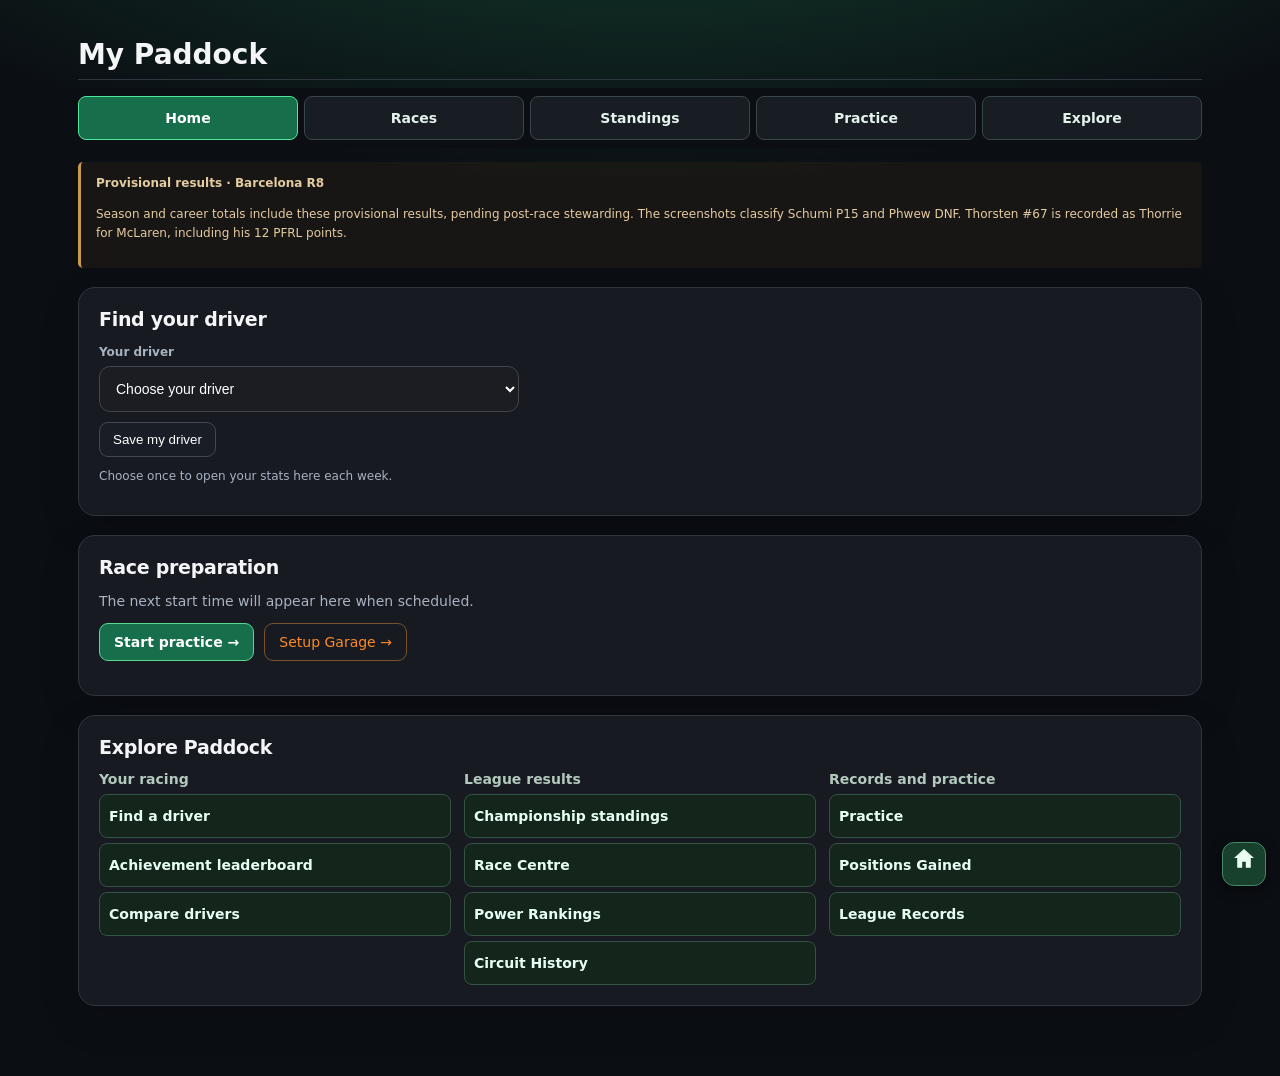
<file: index.html>
<!doctype html><html lang="en"><head><meta charset="utf-8"><meta name="viewport" content="width=device-width,initial-scale=1"><title>PFRL | Statistics Centre</title><style>
:root{color-scheme:dark;--bg:#0c0d10;--panel:#181a1f;--card:#111318;--line:#30333a;--text:#f4f5f7;--muted:#a2a6b0;--accent:#ff8a24}*{box-sizing:border-box}body{margin:0;background:var(--bg);color:var(--text);font:14px system-ui,-apple-system,Segoe UI,sans-serif}main{max-width:1160px;margin:auto;padding:30px 18px 70px}.brand{font-size:11px;font-weight:800;letter-spacing:1.6px;color:#53e69a}.top{display:flex;align-items:center;justify-content:space-between;gap:20px}.top h1{font-size:clamp(26px,4vw,39px);letter-spacing:-1.3px;margin:8px 0 4px}.sub{color:var(--muted);margin:0 0 22px}.tag{border:1px solid #28664b;border-radius:100px;padding:7px 11px;color:#8ff5bc;font-size:11px;font-weight:700}.tabs{display:flex;gap:8px;flex-wrap:wrap;margin:24px 0}.tabs button{background:#17191e;color:#bfc2c9;border:1px solid var(--line);padding:11px 16px;border-radius:10px;cursor:pointer;font-weight:700}.tabs button.active{background:#176e4a;border-color:#43e695;color:white}.filters{display:grid;grid-template-columns:repeat(3,minmax(0,1fr));gap:12px;margin:20px 0 25px}label{display:block;color:var(--muted);font-size:12px;margin-bottom:7px;font-weight:700}select{width:100%;padding:13px 12px;border-radius:11px;background:#1b1d22;color:white;border:1px solid #41444c;font-size:14px}.stats{display:grid;grid-template-columns:repeat(3,1fr);gap:12px}.stat{padding:19px;background:var(--card);border:1px solid #202228;border-radius:15px;min-height:100px}.stat small{color:var(--muted);display:block;font-size:12px}.stat strong{display:block;font-size:29px;letter-spacing:-1px;margin-top:12px}.panel{background:var(--panel);border:1px solid var(--line);border-radius:17px;padding:20px;margin-top:19px}.panel h2{font-size:19px;letter-spacing:-.3px;margin:0 0 15px}.panel p{color:var(--muted)}.tablewrap{overflow-x:auto}table{border-collapse:collapse;width:100%;min-width:550px}th,td{padding:12px 10px;border-bottom:1px solid #303238;text-align:left;white-space:nowrap}th{font-size:11px;color:#aeb1bb;text-transform:uppercase;letter-spacing:.5px}td.num,th.num{text-align:right}tr:last-child td{border-bottom:0}.muted{color:var(--muted)}.note{font-size:12px;color:var(--muted);margin-top:17px}.hidden{display:none}.empty{padding:22px 0;color:var(--muted)}.drivername{font-weight:700}.positive{color:#8bdab1}.bad{color:#ffad74}.mini{font-size:12px;color:var(--muted)}@media(max-width:680px){main{padding:18px 12px 50px}.filters{grid-template-columns:1fr 1fr}.filters>div:last-child{grid-column:1/-1}.stats{grid-template-columns:repeat(2,1fr)}.panel{padding:14px}.stat{padding:14px;min-height:85px}.stat strong{font-size:24px}.tabs button{padding:10px 11px;font-size:12px}}

:root{--accent:#ff8a24;--panel:#171a21;--card:#12151b;--line:#303640;--muted:#a9b2c0}
body{background:radial-gradient(ellipse 80% 380px at 50% -140px,#123c2d 0%,transparent 85%),#0b0e13}
.brandmark{display:inline-flex;padding:6px 10px;margin-right:8px;border:1px solid #ff9b45;border-radius:7px;color:white;background:#166a48;letter-spacing:1px}
.top{padding:14px 0 8px;border-bottom:1px solid #333640}
.top h1{font-weight:850}
.tabs{position:sticky;top:0;z-index:4;padding:10px 0;background:#0b0e13eF;backdrop-filter:blur(10px)}
.tabs button:hover{border-color:#55eba2;color:#fff}
.tabs button.active{background:linear-gradient(120deg,#16784f,#ff8a24)}
.stat{position:relative;overflow:hidden;border-color:#343944}
.stat:before{content:'';position:absolute;left:0;top:0;bottom:0;width:3px;background:#ff8a24}
.stat strong{font-variant-numeric:tabular-nums}
.panel{box-shadow:0 14px 40px #0002}
th{position:sticky;top:0;background:#20232b}
tr:hover td{background:#252932}
.metricgrid{display:grid;grid-template-columns:repeat(2,minmax(0,1fr));gap:12px}
.metricbox{border:1px solid var(--line);border-radius:12px;padding:14px;background:#101319}
.metricbox b{display:block;font-size:22px;margin:8px 0}
.progress{height:8px;background:#30343c;border-radius:20px;overflow:hidden;margin-top:9px}
.progress>span{display:block;height:100%;background:linear-gradient(90deg,#1da36b,#ff962d);border-radius:20px}
.sectionlabel{font-size:11px;text-transform:uppercase;letter-spacing:1.5px;color:#6cf1aa;font-weight:800;margin:18px 0 10px}
.notice{border-left:3px solid #c99a4b;background:#33291855;padding:12px 15px;border-radius:5px;color:#e4cba0;font-size:12px;line-height:1.6}
.teamchip{font-weight:700}
@media(max-width:680px){.metricgrid{grid-template-columns:1fr}.top{align-items:flex-start}.tag{font-size:9px}.tabs{position:static}}

.hero{margin:0 0 20px;border:1px solid #353943;border-radius:18px;overflow:hidden;background:#0a0a10;box-shadow:0 18px 55px #0008}
.neon-banner{display:block;width:100%;height:auto;max-height:280px;object-fit:contain}
.overview-grid{display:grid;grid-template-columns:1fr 1fr;gap:16px}
.overview-grid .panel{margin-top:0}
.overview-grid .tablewrap table{min-width:0}
.overview-grid th,.overview-grid td{padding:11px 7px;font-size:12px}
table th:not(:first-child),table td:not(:first-child){text-align:right}
table th:first-child,table td:first-child{text-align:left}
.overview-grid th:not(:first-child){text-align:right}
.overview-grid th:first-child,.overview-grid td:first-child{text-align:left}
.podium-grid{display:grid;grid-template-columns:repeat(3,minmax(0,1fr));gap:12px}
.podium-place{border:1px solid #383d49;border-radius:12px;padding:17px;background:linear-gradient(155deg,#242733,#11141b)}
.podium-place .rank{font-size:12px;color:#ffad5b;font-weight:800}
.podium-place strong{display:block;font-size:clamp(14px,2vw,22px);margin-top:10px;overflow-wrap:anywhere}
.podium-place small{color:#b1bac7}
.overview-action{background:none;border:0;padding:0;color:#6af0a6;cursor:pointer;font-weight:750}
.overview-action:hover{text-decoration:underline}
.overview-head{display:flex;justify-content:space-between;align-items:baseline;gap:12px}.overview-grid .overview-head h2{margin:0;text-align:left}.overview-grid .overview-head .overview-action{margin-left:auto;flex-shrink:0}.panel>.overview-head{align-items:center}.panel>.overview-head h2{margin:0;text-align:left}.panel>.overview-head .overview-action{margin-left:auto}.metricbox{display:flex;flex-direction:column;justify-content:space-between;min-width:0}.metricbox b{overflow-wrap:anywhere;font-size:clamp(15px,2vw,22px)}
@media(max-width:750px){.overview-grid{grid-template-columns:1fr}.podium-grid{gap:7px}.podium-place{padding:10px}.neon-banner{max-height:180px}}

/* Linked archive pages */
.archive-link{color:#72efac;text-decoration:none;font-weight:750;cursor:pointer;background:none;border:0;padding:0;font:inherit}
.archive-link:hover{text-decoration:underline}
.archive-heading{display:flex;align-items:center;justify-content:space-between;flex-wrap:wrap;gap:12px}
.archive-heading h2{margin:0}
.archive-back{border:1px solid #424753;border-radius:9px;padding:9px 13px;background:#191d26;color:#fff;cursor:pointer}
.archive-hero{background:linear-gradient(125deg,#143a2c,#171a22 65%);border:1px solid #42404a;border-radius:18px;padding:22px;margin:15px 0}
.archive-hero h2{font-size:clamp(24px,4vw,38px);margin:8px 0}
.archive-hero p{color:#b7c0ce}
.archive-cards{display:grid;grid-template-columns:repeat(3,minmax(0,1fr));gap:10px;margin:15px 0}
.archive-cards>div{background:#11151b;border:1px solid #343b46;border-radius:12px;padding:15px;min-width:0}
.archive-cards small{display:block;color:#a9b2c0}
.archive-cards strong{display:block;font-size:20px;overflow-wrap:anywhere;margin-top:7px}
.archive-links{display:flex;gap:10px;flex-wrap:wrap;margin:14px 0}
.archive-links a{border:1px solid #55505b;padding:10px 14px;border-radius:9px;color:#7df0b0;text-decoration:none}
.archive-links a:hover{background:#193e2f}
@media(max-width:680px){.archive-cards{grid-template-columns:1fr 1fr}.archive-hero{padding:15px}}

/* PFRL official-inspired green / orange colour system */
:root{--accent:#ff8a24;--pfrl-green:#4de69a;--pfrl-orange:#ff8a24}
.tabs button.active{background:linear-gradient(115deg,#167b50,#219c62);border-color:#55eaa0;color:#fff}
.tabs button:hover,.archive-links a:hover{border-color:var(--pfrl-orange)}
.stat:before{background:linear-gradient(180deg,var(--pfrl-green),var(--pfrl-orange))}
.brand,.sectionlabel,.archive-link,.overview-action{color:var(--pfrl-green)}
.archive-hero{border-color:#276548;background:linear-gradient(125deg,#173e2e,#171a22 68%)}
.archive-links a{color:var(--pfrl-orange);border-color:#76532d}
.podium-place .rank{color:var(--pfrl-orange)}
select:focus-visible,button:focus-visible,a:focus-visible{outline:2px solid var(--pfrl-green);outline-offset:2px}
.filters{grid-template-columns:repeat(2,minmax(0,1fr))}.bottom-track{max-width:420px;margin:32px 0 0;padding:20px;background:var(--panel);border:1px solid var(--line);border-radius:15px}.bottom-track label{color:var(--pfrl-green)}@media(max-width:680px){.filters{grid-template-columns:1fr 1fr}.bottom-track{max-width:none}}
.metric-stat{display:block;text-decoration:none;color:var(--text);cursor:pointer;transition:border-color .15s,transform .15s}.metric-stat:hover{border-color:var(--pfrl-green);transform:translateY(-2px)}.metric-stat:focus-visible{outline:2px solid var(--pfrl-orange);outline-offset:3px}.metric-more{display:block;margin-top:10px;font-size:11px;font-weight:750;color:var(--pfrl-green)}.metric-total{font-size:clamp(32px,6vw,55px);font-weight:850;color:var(--pfrl-orange);margin-top:12px}.archive-links a.metric-current{background:#184e35;border-color:var(--pfrl-green);color:#fff}
.form-strip{display:grid;grid-template-columns:repeat(5,minmax(0,1fr));gap:8px}.form-tile{background:#173528;border:1px solid #2d674a;border-radius:10px;padding:12px 6px;display:flex;flex-direction:column;align-items:center;gap:7px;color:#f2f8f4;text-decoration:none;text-align:center}.form-tile strong{color:#ff9b45;font-size:21px}.form-tile small{font-size:10px;color:#b6d2c0}.form-tile:hover{border-color:#ff9b45}.milestone-grid{display:grid;grid-template-columns:repeat(2,minmax(0,1fr));gap:12px}.milestone{border:1px solid #31513d;border-radius:10px;padding:14px;display:flex;flex-direction:column;gap:8px}.milestone span{font-size:12px;color:#b4c6b9}.career-card{background:linear-gradient(125deg,#174d34,#101b17 65%,#4a2e15);border:2px solid #4de69a;border-radius:18px;padding:24px;max-width:720px}.career-card>small{color:#7cebb0;letter-spacing:1.4px;font-weight:800}.career-card h2{font-size:clamp(28px,6vw,48px);margin:14px 0 3px}.career-numbers{display:grid;grid-template-columns:repeat(4,1fr);gap:12px;margin-top:20px}.career-numbers div{display:flex;flex-direction:column;gap:5px}.career-numbers small{font-size:10px;color:#b5cabc}.career-numbers strong{font-size:24px;color:#ff9b45}@media(max-width:680px){.form-strip{grid-template-columns:repeat(5,minmax(0,1fr));gap:4px}.form-tile{padding:9px 3px}.form-tile strong{font-size:16px}.milestone-grid{grid-template-columns:1fr}.career-numbers{grid-template-columns:repeat(3,1fr)}}
.chart-scroll{overflow-x:auto;max-width:100%;padding:6px 0}.chart-legend{display:flex;flex-wrap:wrap;gap:15px;align-items:center;margin:10px 0;color:#c9d8cf}.chart-legend small{color:#a8b9ad}.trophy-grid{display:grid;grid-template-columns:repeat(4,minmax(0,1fr));gap:10px}.trophy{padding:16px 10px;border:1px solid #376249;border-radius:12px;display:flex;flex-direction:column;align-items:center;text-align:center;gap:9px;background:#14291e;min-height:132px}.trophy-icon{font-size:28px;color:#ff9b45}.trophy strong{font-size:12px}.trophy small{font-size:10px}.trophy.locked{opacity:.48;background:#171a1b}.trophy.locked .trophy-icon{color:#8a9a90}@media(max-width:680px){.trophy-grid{grid-template-columns:repeat(2,minmax(0,1fr))}}
.achievement-intro{display:flex;justify-content:space-between;gap:12px;align-items:center;flex-wrap:wrap;margin-bottom:18px}.achievement-intro strong{color:#4de69a;font-size:19px}.achievement-intro span{font-size:12px;color:#b6c8bc}.achievement-first{display:flex;align-items:center;gap:14px;background:#1b3025;border:1px solid #4de69a;border-radius:12px;padding:14px;margin-bottom:20px}.achievement-first-icon{font-size:32px}.achievement-first p{margin:5px 0 0;font-size:12px}.achievement-track{padding:17px 0;border-top:1px solid #304538}.achievement-track-head{display:flex;justify-content:space-between;align-items:center;gap:12px}.achievement-track-head h3{margin:0;font-size:17px}.achievement-track-head p{margin:5px 0 12px;font-size:12px;color:#afc5b6}.achievement-track-head>strong{color:#ff9b45;font-size:22px}.achievement-medals{display:grid;grid-template-columns:repeat(5,minmax(0,1fr));gap:8px;margin-bottom:12px}.achievement-medal{display:flex;align-items:center;flex-direction:column;gap:5px;text-align:center;padding:13px 4px;border:1px solid #3b4d40;border-radius:12px;background:#17231b;min-width:0}.achievement-medal strong{font-size:12px}.achievement-medal small{font-size:11px}.achievement-medal.pending{opacity:.37;filter:grayscale(1)}.medal-art{width:54px;height:54px;display:grid;place-items:center;border-radius:50%;border:4px double currentColor;background:radial-gradient(circle at 30% 25%,#ffffff3b,transparent 50%),#333;color:#cd8a53;box-shadow:inset 0 0 0 3px #0004,0 3px 9px #0004}.medal-art span{font-size:23px;filter:drop-shadow(0 1px 1px #0008)}.achievement-medal.bronze .medal-art{color:#d99862;background-color:#6d3d24}.achievement-medal.silver .medal-art{color:#dce2e8;background-color:#586571}.achievement-medal.gold .medal-art{color:#ffdc6c;background-color:#8c6514}.achievement-medal.platinum .medal-art{color:#b5faff;background-color:#337e88}.achievement-medal.diamond .medal-art{color:#dfbfff;background-color:#7655a6}.medal-status{font-size:9px;letter-spacing:.6px;color:#4de69a;font-weight:800}.achievement-progress{height:7px;background:#253a2d;border-radius:99px;overflow:hidden;margin:6px 0}.achievement-progress div{height:100%;background:linear-gradient(90deg,#4de69a,#ff8a24);border-radius:99px}@media(max-width:680px){.achievement-medals{gap:4px}.achievement-medal{padding:8px 1px}.achievement-medal strong{font-size:10px}.achievement-medal small{font-size:10px}.medal-art{width:39px;height:39px;border-width:3px}.medal-art span{font-size:17px}.medal-status{font-size:7px}}
.career-medals{display:flex;flex-wrap:wrap;gap:7px;margin-top:18px}.career-medal{border-radius:99px;padding:7px 10px;font-size:11px;font-weight:750;background:#283c30;border:1px solid #638b6c}.career-medal.bronze{border-color:#d99862;color:#e4b38d}.career-medal.silver{border-color:#b6c4d0;color:#e0e6ee}.career-medal.gold{border-color:#ffdc6c;color:#ffe58b}.career-medal.platinum{border-color:#b5faff;color:#c4faff}.career-medal.diamond{border-color:#dfbfff;color:#e6ceff}
.achievement-special{border-top:1px solid #39523f;margin-top:24px;padding-top:20px}.achievement-special h3{margin:0 0 6px}.special-medal-grid{display:grid;grid-template-columns:repeat(4,minmax(0,1fr));gap:10px;margin-top:14px}.special-medal{display:flex;flex-direction:column;align-items:center;text-align:center;gap:8px;border:1px solid #526b4c;border-radius:13px;background:linear-gradient(145deg,#25382a,#14251c);padding:15px 8px;min-height:175px}.special-medal-art{display:grid;place-items:center;width:58px;height:58px;border:3px double #f3b85a;border-radius:50%;font-size:28px;background:radial-gradient(circle at 25% 20%,#ffffff40,transparent 60%),#61451c}.special-medal strong{font-size:13px;color:#f8e8bc}.special-medal small{font-size:10px;color:#c4d0c3;line-height:1.4}.special-medal-status{margin-top:auto;font-size:10px;font-weight:800;color:#4de69a}.special-medal.pending{opacity:.42;filter:grayscale(1)}.career-medal.special{border-color:#f3b85a;color:#f8e8bc}@media(max-width:680px){.special-medal-grid{grid-template-columns:repeat(2,minmax(0,1fr))}}
.earned-medal-grid{grid-template-columns:repeat(5,minmax(0,1fr));margin:12px 0 24px}.achievement-explore{margin-top:24px}.earned-achievement-link{text-decoration:none;color:inherit}.earned-achievement-link:hover{border-color:#4de69a;transform:translateY(-2px)}.earned-achievement-link .special-medal-status{color:#4de69a}@media(max-width:680px){.earned-medal-grid{grid-template-columns:repeat(3,minmax(0,1fr))}}
/* Driver profiles: replace horizontally scrolling desktop tables with readable stacked cards on phones. */
@media(max-width:680px){
.driver-mobile-layout{min-width:0}
.driver-mobile-layout .panel,.driver-mobile-layout .archive-hero{min-width:0}
.driver-mobile-layout .tablewrap{overflow:visible;width:100%}
.driver-mobile-layout .tablewrap table{min-width:0;width:100%;display:block}
.driver-mobile-layout .tablewrap thead{display:none}
.driver-mobile-layout .tablewrap tbody{display:grid;grid-template-columns:1fr;gap:10px;width:100%}
.driver-mobile-layout .tablewrap tr{display:grid;grid-template-columns:minmax(0,1fr) minmax(0,1fr);gap:7px 10px;padding:13px;border:1px solid #34483b;border-radius:12px;background:#111d17;min-width:0}
.driver-mobile-layout .tablewrap td,.driver-mobile-layout .tablewrap td.num{display:flex;flex-direction:column;align-items:flex-start;justify-content:flex-start;text-align:left;min-width:0;padding:0;border:0;white-space:normal;overflow-wrap:anywhere;font-size:13px;line-height:1.4}
.driver-mobile-layout .tablewrap td:first-child{grid-column:1/-1;font-size:15px;font-weight:750;border-bottom:1px solid #304438;padding-bottom:9px;margin-bottom:3px}
.driver-mobile-layout .tablewrap td:before{content:attr(data-label);display:block;font-size:10px;letter-spacing:.5px;text-transform:uppercase;font-weight:700;color:#9cb5a6;margin-bottom:3px}
.driver-mobile-layout .tablewrap td:first-child:before{display:none}
.driver-mobile-layout .tablewrap td a{overflow-wrap:anywhere}
.driver-mobile-layout .metricgrid{grid-template-columns:repeat(2,minmax(0,1fr));gap:8px}
.driver-mobile-layout .metricbox{padding:11px;min-width:0}
.driver-mobile-layout .metricbox b{font-size:19px;overflow-wrap:anywhere}
.driver-mobile-layout .career-card{padding:15px}
.driver-mobile-layout .career-numbers{grid-template-columns:repeat(2,minmax(0,1fr));gap:13px}
.driver-mobile-layout .form-strip{grid-template-columns:repeat(5,minmax(0,1fr));gap:4px}
.driver-mobile-layout .form-tile{min-width:0;padding:8px 2px}
.driver-mobile-layout .form-tile small{font-size:9px;overflow-wrap:anywhere}
.driver-mobile-layout .archive-links a{flex:1 1 100%;text-align:center}
.driver-mobile-layout .milestone-grid{grid-template-columns:1fr}
}
@media(max-width:380px){.driver-mobile-layout .metricgrid{grid-template-columns:1fr}}
.mobile-race-history{display:none}.race-season{border:1px solid #35513e;border-radius:12px;margin:10px 0;overflow:hidden;background:#121d17}.race-season summary{cursor:pointer;list-style:none;display:flex;align-items:center;justify-content:space-between;padding:15px 14px;gap:10px}.race-season summary::-webkit-details-marker{display:none}.race-season summary strong{display:block;font-size:16px;color:#f3f8f4}.race-season summary small{display:block;margin-top:4px;font-size:11px;color:#a8c3b2}.season-chevron{font-size:21px;color:#4de69a;transition:transform .15s}.race-season[open] .season-chevron{transform:rotate(180deg)}.race-season-rows{border-top:1px solid #35513e}.race-history-row{display:block;padding:12px 13px;border-bottom:1px solid #2b3c30;text-decoration:none;color:#eef6f0}.race-history-row:last-child{border-bottom:0}.race-history-row:hover{background:#1d3425}.race-history-main{display:flex;align-items:center;gap:10px;min-width:0}.race-history-round{flex:none;font-size:11px;font-weight:800;color:#4de69a;background:#234734;padding:6px;border-radius:6px}.race-history-event{flex:1;min-width:0;font-weight:750;font-size:14px;overflow-wrap:anywhere}.race-history-event small{display:block;font-size:10px;color:#9db5a6;font-weight:400;margin-top:3px}.race-history-finish{flex:none;font-size:17px;font-weight:850;color:#f3f6f3}.race-history-podium{color:#ffac50}.race-history-sub{display:flex;justify-content:space-between;gap:8px;margin-top:9px;font-size:11px;color:#a8bdaf}.race-history-sub span:last-child{color:#ffac50;font-weight:750}@media(max-width:680px){.desktop-race-history{display:none}.mobile-race-history{display:block}}
.rank-list{display:grid;gap:8px}.rank-row{display:flex;align-items:center;gap:12px;border:1px solid #344b3c;background:#13231a;padding:12px;border-radius:11px;text-decoration:none;color:#f2f6f3}.rank-row:hover{border-color:#4de69a}.rank-pos{color:#ff9b45;font-size:19px;font-weight:850;min-width:30px}.rank-person{flex:1;min-width:0}.rank-person strong{display:block;overflow-wrap:anywhere}.rank-person small{display:block;color:#a9c1b1;margin-top:4px;font-size:11px}.rank-score{font-size:22px;font-weight:850;color:#4de69a}.rank-score small{font-size:11px;color:#9eb3a6}.mobile-nav-toggle{display:none}@media(max-width:680px){.mobile-nav-toggle{display:flex;align-items:center;justify-content:space-between;width:100%;margin:10px 0;background:#173b29;border:1px solid #4de69a;border-radius:10px;color:#e8f7ed;padding:13px;font-size:14px;font-weight:800}.tabs.mobile-collapsed{display:none}.tabs{display:grid;grid-template-columns:repeat(2,minmax(0,1fr));gap:7px}.tabs button{min-height:44px;white-space:normal}.overview-grid{grid-template-columns:1fr}.podium-grid{gap:5px}.podium-place{padding:9px}.podium-place strong{font-size:12px}.rank-row{padding:10px}.rank-score{font-size:19px}}.download-card{display:inline-flex;align-items:center;min-height:44px;padding:10px 15px;border:1px solid #4de69a;border-radius:10px;background:#174e34;color:#fff;font-weight:750;cursor:pointer;margin:12px 10px 8px 0}.download-card:hover{background:#236b49}
.launch-hero{padding:32px 25px;background:linear-gradient(120deg,#145035,#111e18 65%,#4d2a13);border:1px solid #4de69a;border-radius:18px;margin:16px 0}.launch-hero small{color:#4de69a;font-weight:850;letter-spacing:2px}.launch-hero h2{font-size:clamp(32px,6vw,60px);line-height:1.05;margin:15px 0}.launch-hero p{font-size:18px}.launch-hero .archive-links a{background:#1d4730;font-weight:800}.driver-chip-grid{display:grid;grid-template-columns:repeat(4,minmax(0,1fr));gap:9px}.driver-chip-grid a{background:#193525;padding:12px;border:1px solid #3b6248;border-radius:9px;color:#d5fbe4;text-decoration:none;font-weight:750;overflow-wrap:anywhere}.launch-tiles{display:grid;grid-template-columns:repeat(2,minmax(0,1fr));gap:12px;margin:15px 0}.launch-tiles a{padding:19px;border-radius:12px;background:#1b3928;border:1px solid #40734e;color:#f1f9f3;text-decoration:none;font-weight:800}@media(max-width:680px){.launch-hero{padding:22px 15px}.driver-chip-grid{grid-template-columns:repeat(2,minmax(0,1fr))}.launch-tiles{gap:8px}.launch-tiles a{padding:12px;font-size:12px}}
.beta-badge{display:inline-block;vertical-align:middle;margin-left:8px;padding:5px 10px;border:1px solid #ffc166;border-radius:999px;background:#493015;color:#ffda9b;font-size:12px;font-weight:850;letter-spacing:1px;white-space:nowrap}.beta-notice{padding:15px 17px;margin:16px 0;border:2px solid #dfa64f;border-radius:12px;background:#332611;color:#ffe0ac;line-height:1.6}.beta-notice strong{color:#fff0d5}.practice-tools{border:1px solid #48503f;border-radius:12px;padding:12px 15px;margin:0 0 20px;background:#151c17}.practice-tools summary{cursor:pointer;font-weight:750;color:#bfd5c5}.practice-tools p{color:var(--muted);font-size:12px}.tabs{flex-wrap:nowrap}.tabs button{flex:1;padding:11px 12px}@media(max-width:680px){.tabs{grid-template-columns:repeat(2,minmax(0,1fr))}.tabs button:last-child{grid-column:1/-1}} .driver-search{width:100%;min-height:48px;padding:12px 14px;border:1px solid #46624e;border-radius:10px;background:#101a14;color:#fff;font:16px system-ui}.driver-search:focus{outline:2px solid #4de69a;outline-offset:2px}.driver-chip-grid a[hidden]{display:none}.profile-key-stats{display:grid;grid-template-columns:repeat(3,minmax(0,1fr));gap:10px}.profile-key-stats a{padding:14px 10px;background:#102218;border:1px solid #35553f;border-radius:12px;text-decoration:none;color:#edf8f0;min-width:0}.profile-key-stats small,.profile-key-stats span{display:block;color:#b6cbbb;font-size:11px;line-height:1.4}.profile-key-stats strong{display:block;font-size:30px;margin:8px 0;color:#ffab59}.profile-key-stats .profile-rating{color:#4de69a}.profile-shortcuts{display:flex;gap:8px;flex-wrap:wrap;margin:14px 0}.profile-shortcuts button{flex:1;min-height:46px;border:1px solid #42634b;background:#173523;color:#dcf8e5;border-radius:10px;font-weight:750;cursor:pointer}.driver-snapshot,[data-profile-section]{scroll-margin-top:90px}.profile-detail summary{cursor:pointer;min-height:44px;display:flex;align-items:center;justify-content:space-between;font-size:17px;font-weight:750;list-style:none}.profile-detail summary:after{content:'+';color:#4de69a;font-size:24px}.profile-detail[open]>summary{margin-bottom:16px}.profile-detail[open]>summary:after{content:'−'}.profile-detail summary::-webkit-details-marker{display:none}@media(max-width:680px){.driver-mobile-layout .archive-hero{padding:14px;margin:12px 0}.driver-mobile-layout .archive-hero h2{font-size:28px}.driver-mobile-layout .archive-hero .archive-links{display:grid;grid-template-columns:1fr;gap:7px}.driver-mobile-layout .archive-hero .archive-links a{min-height:44px;display:flex;align-items:center;justify-content:center;margin:0;padding:9px}.driver-mobile-layout .stats{grid-template-columns:repeat(3,minmax(0,1fr));gap:7px}.driver-mobile-layout .stat{padding:10px;min-height:80px}.driver-mobile-layout .stat strong{font-size:23px}.profile-key-stats{gap:6px}.profile-key-stats a{padding:11px 8px}.profile-key-stats strong{font-size:28px}.profile-key-stats small{min-height:31px}.driver-mobile-layout .panel{margin-top:12px}.driver-chip-grid a{min-height:48px;display:flex;align-items:center}.driver-mobile-layout .hero .neon-banner{max-height:130px}}#myDriverForm{max-width:420px}#myDriverForm button{margin-top:10px}.paddock-highlight{color:#8de8ad!important;font-weight:700}.archive-links .paddock-practice{background:#176e4a;color:#fff;border-color:#58d992;font-weight:750}
.paddock-heading{display:none}
.my-paddock-screen .archive-masthead,.my-paddock-screen .practice-tools{display:none}
.my-paddock-screen .paddock-menu-row{display:flex;justify-content:space-between;align-items:center;gap:12px;padding:8px 0;border-bottom:1px solid #303640}
.my-paddock-screen .paddock-heading{display:block;margin:0;font-size:clamp(21px,4vw,28px)}
.my-paddock-screen #mobileNavToggle{display:flex;position:static;align-items:center;gap:10px;width:auto;min-height:44px;margin:0;padding:8px 14px;border:1px solid #458965;border-radius:10px;background:#17402d;color:#e8fff0;font:inherit;font-weight:750;cursor:pointer}
.my-paddock-screen #tabs.mobile-collapsed{display:none}
.my-paddock-screen #tabs{position:static;margin:8px 0}
.my-paddock-screen #content>.panel:first-child{margin-top:12px}
.my-paddock-screen .paddock-driver-picker summary{cursor:pointer;min-height:44px;padding:12px 0;font-weight:750}
.my-paddock-screen .paddock-driver-picker[open] form{margin-top:8px}
@media(max-width:680px){.my-paddock-screen #content>.panel:first-child .metricgrid{grid-template-columns:repeat(2,minmax(0,1fr))}}

.paddock-career{max-width:520px;margin:16px 0;padding:14px;border:2px solid var(--team-accent);border-radius:17px 36px 17px 36px;background:linear-gradient(150deg,color-mix(in srgb,var(--team-accent) 27%,#101320),#10131a 64%)}
.paddock-career-hero{display:grid;grid-template-columns:minmax(0,1fr) 110px;gap:12px;align-items:center}
.paddock-career-portrait{grid-column:2;grid-row:1;display:grid;place-items:center;aspect-ratio:1;background:#080b12;color:var(--team-accent);font-size:34px;font-weight:900;overflow:hidden;border-radius:9px 21px 9px 9px}
.paddock-career-portrait img{width:100%;height:100%;object-fit:cover}
.paddock-career-identity{grid-column:1;grid-row:1;min-width:0}
.paddock-career-identity p{margin:7px 0 3px;color:#d2dae4}
.paddock-career-identity h2{margin:0;font-size:clamp(23px,5vw,34px);overflow-wrap:anywhere}
.paddock-team-badge{display:inline-block;padding:5px 9px;background:#10131a;border:1px solid var(--team-accent);color:var(--team-accent);font-weight:900;font-size:12px;letter-spacing:1px;border-radius:4px 9px}
.paddock-career-stats{display:grid;grid-template-columns:repeat(5,minmax(0,1fr));gap:4px;margin:14px 0;text-align:center}
.paddock-career-stats dt{font-size:10px;color:#c0c9d5}.paddock-career-stats dd{margin:3px 0;color:var(--team-accent);font-size:clamp(15px,4.7vw,23px);font-weight:850;font-variant-numeric:tabular-nums}
.paddock-career-medals{display:flex;flex-wrap:wrap;gap:5px;padding:0;list-style:none}.paddock-career-medals li{padding:4px 7px;border:1px solid #58616e;border-radius:12px;font-size:11px}.paddock-career-medals li:first-child{border-color:var(--team-accent)}
.paddock-career-actions{display:flex;flex-wrap:wrap;align-items:center;gap:8px}.paddock-career-actions a{color:#9af2bd;padding:10px 0}.paddock-career-actions label{position:relative;display:inline-flex;align-items:center;margin:0;cursor:pointer}.paddock-career-actions input{position:absolute;inset:0;width:100%;height:100%;opacity:0;cursor:pointer}.paddock-career-actions label:focus-within{outline:2px solid var(--team-accent)}
.paddock-career-portrait .career-team-logo{width:65%;height:65%;object-fit:contain}
.paddock-career-portrait [hidden]{display:none}
.paddock-career-averages{grid-template-columns:repeat(3,minmax(0,1fr));margin-top:-5px}
.paddock-career-medals li{padding:0}.paddock-career-medals summary{cursor:pointer;min-height:44px;padding:8px;align-content:center}.paddock-career-medals li:has(details[open]){flex-basis:100%}.paddock-career-medals details p,.paddock-career-medals details a{margin:0 9px 9px}.paddock-career-medals details a{display:inline-flex;align-items:center;min-height:44px;color:#9af2bd}
.paddock-explore{display:grid;gap:13px;grid-template-columns:repeat(3,minmax(0,1fr))}.paddock-explore>h2{grid-column:1/-1;margin:0}.paddock-explore h3{margin:0 0 7px;font-size:14px;color:#b4c9bd}.paddock-destinations{display:grid;gap:5px}.paddock-destinations a{display:flex;align-items:center;min-height:44px;padding:6px 9px;border:1px solid #365245;border-radius:8px;color:#e7fff1;background:#14251c;text-decoration:none;font-weight:700;overflow-wrap:anywhere}.paddock-destinations a:hover{border-color:#4de69a}.paddock-explore-link{min-width:0}.paddock-explore a:focus-visible{outline:2px solid #4de69a;outline-offset:2px}@media(max-width:680px){.paddock-explore{grid-template-columns:1fr}.paddock-destinations{grid-template-columns:repeat(2,minmax(0,1fr))}.paddock-destinations a{font-size:13px}}
 .career-team-label{display:flex;gap:8px;align-items:center;min-height:26px}.career-team-label .career-team-logo{width:25px;height:25px;object-fit:contain}.career-team-label [hidden]{display:none}.paddock-career-weekly{display:grid;grid-template-columns:1fr 1fr;margin:12px 0;gap:8px}.paddock-career-weekly>div{background:#0c121b;border-radius:8px;padding:8px 10px}.paddock-career-weekly dt{font-size:11px;color:#c0c9d5}.paddock-career-weekly dd{font-size:24px;font-weight:850;margin:3px 0 0;color:var(--team-accent)}[data-career-photo-status]:empty{display:none}.paddock-career{box-sizing:border-box;width:100%;min-width:0;border-radius:18px}.paddock-career-hero{grid-template-columns:minmax(0,1fr) min(26%,110px)}.paddock-career-weekly,.paddock-career-stats{min-width:0}.paddock-career-weekly{grid-template-columns:repeat(2,minmax(0,1fr))}.career-stat-link{display:flex;flex-direction:column;justify-content:center;gap:3px;min-width:0;min-height:44px;padding:5px 3px;border-radius:8px;color:inherit;text-decoration:none;overflow-wrap:anywhere}.paddock-career-weekly .career-stat-link{padding:8px;background:#0c121b}.career-stat-link span{font-size:11px;color:#c0c9d5}.career-stat-link strong{font-size:clamp(16px,4.8vw,24px);color:var(--team-accent);line-height:1.1}.career-stat-link:hover{background:#202835}.career-stat-link:focus-visible{outline:2px solid var(--team-accent);outline-offset:1px}.paddock-career-medals li{min-width:0;max-width:100%;overflow-wrap:anywhere}.paddock-career-medals summary{white-space:normal}@media(max-width:680px){.paddock-career-stats{grid-template-columns:repeat(3,minmax(0,1fr))}}
</style><link rel="manifest" href="./manifest.webmanifest"><meta name="theme-color" content="#167b50"><link rel="icon" href="./pfrl-icon.svg" type="image/svg+xml"><link rel="stylesheet" href="./navigation.css"><link rel="stylesheet" href="./mobile.css"><script src="./mobile.js" defer></script><link rel="stylesheet" href="./home-nav.css"><link rel="stylesheet" href="./destination-nav.css"></head><body><main><div class="pfrl-home-bar"><a href="./index.html#mypaddock">Home</a></div><div class="archive-masthead"><div class="hero"><img class="neon-banner" src="PFRL%20Neon%20Racing%20League%20Banner.png" alt="PFRL neon racing league banner" loading="eager"></div><div class="top"><div><div class="brand">PFRL PADDOCK / OFFICIAL RACE ARCHIVE</div><h1>Statistics Centre</h1></div><span class="tag">SEASONS 9–12 · S9 PARTIAL</span></div><p class="sub">Your season. Your driver. Your history. Explore the PFRL race archive.</p></div>
<div class="paddock-menu-row"><h1 class="paddock-heading">My Paddock</h1></div><nav id="destinationNav" class="destination-nav" aria-label="Main navigation"><a href="#mypaddock" data-destination="home">Home</a><a href="#section/race" data-destination="race">Races</a><a href="#section/championship" data-destination="championship">Standings</a><a href="#practice" data-destination="practice">Practice</a><a href="#explore" data-destination="explore">Explore</a></nav><div class="filters" id="mainFilters"><div><label for="season">Season</label><select id="season"><option value="all" selected>All Seasons</option><option value="10">Season 10</option><option value="11">Season 11</option><option value="12">Season 12</option></select></div><div><label for="driver">Driver</label><select id="driver"></select></div></div>
<section id="content"></section><div class="bottom-track" id="bottomTrack"><label for="circuit">Choose Track</label><select id="circuit"></select></div></main>
<script>const DB={"races":[{"season":10,"round":1,"event":"China","winner":"DerQuotenPole","pole":"DerQuotenPole","dotd":null,"entries":14,"finished":12,"dnf":2,"dsq":0,"dns":0},{"season":10,"round":2,"event":"Bahrain","winner":"Thorrie","pole":"Jam","dotd":"Thorrie","entries":15,"finished":12,"dnf":1,"dsq":1,"dns":1},{"season":10,"round":3,"event":"Baku","winner":"DerQuotenPole","pole":"DerQuotenPole","dotd":"Imadd","entries":14,"finished":10,"dnf":4,"dsq":0,"dns":0},{"season":10,"round":4,"event":"Barcelona","winner":"DerQuotenPole","pole":"DerQuotenPole","dotd":"Watson","entries":12,"finished":10,"dnf":2,"dsq":0,"dns":0},{"season":10,"round":5,"event":"Australia","winner":"DerQuotenPole","pole":"DerQuotenPole","dotd":null,"entries":11,"finished":9,"dnf":2,"dsq":0,"dns":0},{"season":10,"round":6,"event":"Hungary","winner":"DerQuotenPole","pole":"DerQuotenPole","dotd":"Anxst","entries":12,"finished":9,"dnf":3,"dsq":0,"dns":0},{"season":11,"round":0,"event":"Barcelona","winner":"Links","pole":"Links","dotd":"AngryGuns","entries":12,"finished":10,"dnf":2,"dsq":0,"dns":0},{"season":11,"round":1,"event":"Monza","winner":"DerQuotenPole","pole":"DerQuotenPole","dotd":"Smokin Ash","entries":13,"finished":13,"dnf":0,"dsq":0,"dns":0},{"season":11,"round":2,"event":"Netherlands","winner":"Links","pole":"Links","dotd":"Watson","entries":12,"finished":10,"dnf":2,"dsq":0,"dns":0},{"season":11,"round":3,"event":"Silverstone","winner":"AngryGuns","pole":"AngryGuns","dotd":"Watson","entries":10,"finished":7,"dnf":1,"dsq":0,"dns":2},{"season":11,"round":4,"event":"Spa-Francorchamps","winner":"Links","pole":"DerQuotenPole","dotd":"Watson","entries":11,"finished":9,"dnf":2,"dsq":0,"dns":0},{"season":11,"round":5,"event":"Las Vegas","winner":"DerQuotenPole","pole":"DerQuotenPole","dotd":"Imadd","entries":16,"finished":14,"dnf":2,"dsq":0,"dns":0},{"season":11,"round":6,"event":"Austria","winner":"DerQuotenPole","pole":"DerQuotenPole","dotd":"CJ-Drama","entries":12,"finished":12,"dnf":0,"dsq":0,"dns":0},{"season":11,"round":7,"event":"Hungary","winner":"Links","pole":"Links","dotd":"Watson","entries":10,"finished":9,"dnf":1,"dsq":0,"dns":0},{"season":11,"round":8,"event":"Abu Dhabi","winner":"Schumi","pole":"Links","dotd":"Imadd","entries":9,"finished":9,"dnf":0,"dsq":0,"dns":0},{"season":11,"round":9,"event":"Monaco","winner":"Links","pole":"Schumi","dotd":"AngryGuns","entries":13,"finished":9,"dnf":4,"dsq":0,"dns":0},{"season":11,"round":10,"event":"Baku","winner":"Links","pole":"Links","dotd":"Frobby","entries":11,"finished":8,"dnf":3,"dsq":0,"dns":0},{"season":12,"round":0,"event":"Spa-Francorchamps","winner":"DerQuotenPole","pole":"DerQuotenPole","dotd":"Frobby","entries":12,"finished":10,"dnf":2,"dsq":0,"dns":0},{"season":12,"round":1,"event":"Austin","winner":"DerQuotenPole","pole":"DerQuotenPole","dotd":"Smokin Ash","entries":15,"finished":11,"dnf":4,"dsq":0,"dns":0},{"season":12,"round":2,"event":"Mexico","winner":"DerQuotenPole","pole":"DerQuotenPole","dotd":"Phwew","entries":11,"finished":11,"dnf":0,"dsq":0,"dns":0},{"season":12,"round":3,"event":"Brazil","winner":"Links","pole":"Schumi","dotd":"Phwew","entries":11,"finished":10,"dnf":1,"dsq":0,"dns":0},{"season":12,"round":4,"event":"Qatar","winner":"DerQuotenPole","pole":"DerQuotenPole","dotd":"AngryGuns","entries":13,"finished":10,"dnf":3,"dsq":0,"dns":0},{"season":12,"round":5,"event":"Madring","winner":"DerQuotenPole","pole":"DerQuotenPole","dotd":"Watson","entries":13,"finished":9,"dnf":4,"dsq":0,"dns":0},{"season":12,"round":6,"event":"Japan","winner":"DerQuotenPole","pole":"Links","dotd":"Frobby","entries":16,"finished":15,"dnf":1,"dsq":0,"dns":0},{"season":12,"round":7,"event":"Singapore","winner":"Links","pole":"Schumi","dotd":"FreshOJ","entries":19,"finished":14,"dnf":4,"dsq":1,"dns":0},{"season":12,"round":8,"event":"Barcelona","provisional":true,"date":"2026-11-17","distance":"50%","winner":"DerQuotenPole","pole":"DerQuotenPole","dotd":"FreshOJ","entries":16,"finished":15,"dnf":1,"dsq":0,"dns":0,"statusUnconfirmed":0,"fastestLapDriver":"DerQuotenPole","fastestLap":75.199,"mostOvertakes":"FreshOJ","notes":"Provisional — subject to post-race stewarding. Qualifying times supplied on soft tyres. Thorsten #67 is thorrie2000 / Thorrie, McLaren. Schumi is provisionally classified P15 without a DNF label. Only Phwew is labelled DNF. PFRL scoring retained. Race winner and P2 pit stops were not visible; most lower-order gaps are hidden by penalty indicators. Completed race laps remain unrecorded."}],"results":[{"season":10,"round":1,"event":"China","driver":"DerQuotenPole","team":"Red Bull Racing Honda RBPT","qual":1,"qlap":91.69,"grid":1,"position":1,"status":"Finished","points":26,"bestlap":95.911,"laps":0,"notes":null},{"season":10,"round":1,"event":"China","driver":"Jordan","team":"Mercedes","qual":4,"qlap":92.693,"grid":4,"position":2,"status":"Finished","points":21,"bestlap":96.434,"laps":0,"notes":null},{"season":10,"round":1,"event":"China","driver":"Frobby","team":"Racing Bulls Honda RBPT","qual":7,"qlap":92.935,"grid":7,"position":3,"status":"Finished","points":17,"bestlap":96.477,"laps":0,"notes":null},{"season":10,"round":1,"event":"China","driver":"Lil Majin","team":"Ferrari","qual":3,"qlap":92.61,"grid":3,"position":4,"status":"Finished","points":14,"bestlap":96.388,"laps":0,"notes":null},{"season":10,"round":1,"event":"China","driver":"Phwew","team":"McLaren Mercedes","qual":9,"qlap":93.283,"grid":9,"position":5,"status":"Finished","points":12,"bestlap":95.873,"laps":0,"notes":null},{"season":10,"round":1,"event":"China","driver":"AngryGuns","team":"Alpine Renault","qual":2,"qlap":92.537,"grid":2,"position":6,"status":"Finished","points":10,"bestlap":95.552,"laps":0,"notes":null},{"season":10,"round":1,"event":"China","driver":"Watson","team":"Aston Martin Aramco Mercedes","qual":10,"qlap":93.581,"grid":10,"position":7,"status":"Finished","points":9,"bestlap":97.546,"laps":0,"notes":null},{"season":10,"round":1,"event":"China","driver":"GavBoi","team":"Red Bull Racing Honda RBPT","qual":6,"qlap":92.864,"grid":6,"position":8,"status":"Finished","points":8,"bestlap":97.057,"laps":0,"notes":null},{"season":10,"round":1,"event":"China","driver":"Smokin Ash","team":"Racing Bulls Honda RBPT","qual":8,"qlap":93.19,"grid":8,"position":9,"status":"Finished","points":7,"bestlap":96.842,"laps":0,"notes":null},{"season":10,"round":1,"event":"China","driver":"MystiCarl","team":"Kick Sauber Ferrari","qual":11,"qlap":93.903,"grid":11,"position":10,"status":"Finished","points":6,"bestlap":96.543,"laps":0,"notes":null},{"season":10,"round":1,"event":"China","driver":"Percival","team":"Alpine Renault","qual":13,"qlap":94.386,"grid":13,"position":11,"status":"Finished","points":5,"bestlap":97.314,"laps":0,"notes":null},{"season":10,"round":1,"event":"China","driver":"NastyHulk","team":"Haas Ferrari","qual":14,"qlap":102.176,"grid":14,"position":12,"status":"Finished","points":4,"bestlap":103.97,"laps":0,"notes":null},{"season":10,"round":1,"event":"China","driver":"CJ-Drama","team":"Mercedes","qual":12,"qlap":94.145,"grid":12,"position":13,"status":"DNF","points":0,"bestlap":98.898,"laps":0,"notes":null},{"season":10,"round":1,"event":"China","driver":"Anxst","team":"Williams Mercedes","qual":5,"qlap":92.725,"grid":5,"position":14,"status":"DNF","points":0,"bestlap":97.549,"laps":0,"notes":null},{"season":10,"round":2,"event":"Bahrain","driver":"Thorrie","team":"Ferrari","qual":5,"qlap":88.458,"grid":5,"position":1,"status":"Finished","points":26,"bestlap":91.913,"laps":0,"notes":null},{"season":10,"round":2,"event":"Bahrain","driver":"Jam","team":"Haas Ferrari","qual":1,"qlap":87.936,"grid":1,"position":2,"status":"Finished","points":21,"bestlap":90.979,"laps":0,"notes":null},{"season":10,"round":2,"event":"Bahrain","driver":"Frobby","team":"Racing Bulls Honda RBPT","qual":8,"qlap":88.625,"grid":8,"position":3,"status":"Finished","points":17,"bestlap":92.242,"laps":0,"notes":null},{"season":10,"round":2,"event":"Bahrain","driver":"AngryGuns","team":"Alpine Renault","qual":2,"qlap":87.937,"grid":2,"position":4,"status":"Finished","points":14,"bestlap":91.482,"laps":0,"notes":null},{"season":10,"round":2,"event":"Bahrain","driver":"Smokin Ash","team":"Racing Bulls Honda RBPT","qual":6,"qlap":88.502,"grid":6,"position":5,"status":"Finished","points":12,"bestlap":92.658,"laps":0,"notes":null},{"season":10,"round":2,"event":"Bahrain","driver":"Lewis95","team":"McLaren Mercedes","qual":3,"qlap":87.974,"grid":3,"position":6,"status":"Finished","points":10,"bestlap":91.606,"laps":0,"notes":null},{"season":10,"round":2,"event":"Bahrain","driver":"Lukasz","team":"Aston Martin Aramco Mercedes","qual":9,"qlap":88.774,"grid":9,"position":7,"status":"Finished","points":9,"bestlap":91.153,"laps":0,"notes":null},{"season":10,"round":2,"event":"Bahrain","driver":"Watson","team":"Aston Martin Aramco Mercedes","qual":10,"qlap":88.786,"grid":10,"position":8,"status":"Finished","points":8,"bestlap":92.004,"laps":0,"notes":null},{"season":10,"round":2,"event":"Bahrain","driver":"CJ-Drama","team":"Mercedes","qual":11,"qlap":89.409,"grid":11,"position":9,"status":"Finished","points":7,"bestlap":92.437,"laps":0,"notes":null},{"season":10,"round":2,"event":"Bahrain","driver":"MystiCarl","team":"Kick Sauber Ferrari","qual":13,"qlap":89.863,"grid":13,"position":10,"status":"Finished","points":6,"bestlap":92.594,"laps":0,"notes":null},{"season":10,"round":2,"event":"Bahrain","driver":"Percival","team":"Alpine Renault","qual":12,"qlap":89.463,"grid":12,"position":11,"status":"Finished","points":5,"bestlap":93.044,"laps":0,"notes":null},{"season":10,"round":2,"event":"Bahrain","driver":"NastyHulk","team":"Red Bull Racing Honda RBPT","qual":14,"qlap":96.302,"grid":14,"position":12,"status":"Finished","points":4,"bestlap":97.638,"laps":0,"notes":null},{"season":10,"round":2,"event":"Bahrain","driver":"Imadd","team":"Williams Mercedes","qual":7,"qlap":88.532,"grid":7,"position":5,"status":"DSQ","points":0,"bestlap":91.214,"laps":0,"notes":null},{"season":10,"round":2,"event":"Bahrain","driver":"Phwew","team":"McLaren Mercedes","qual":4,"qlap":88.189,"grid":4,"position":14,"status":"DNF","points":0,"bestlap":91.844,"laps":0,"notes":null},{"season":10,"round":2,"event":"Bahrain","driver":"Jordan","team":"Mercedes","qual":null,"qlap":null,"grid":0,"position":15,"status":"DNS","points":0,"bestlap":null,"laps":0,"notes":null},{"season":10,"round":3,"event":"Baku","driver":"DerQuotenPole","team":"Red Bull Racing Honda RBPT","qual":1,"qlap":98.156,"grid":1,"position":1,"status":"Finished","points":26,"bestlap":101.63,"laps":0,"notes":null},{"season":10,"round":3,"event":"Baku","driver":"Frobby","team":"Racing Bulls Honda RBPT","qual":4,"qlap":99.733,"grid":4,"position":2,"status":"Finished","points":21,"bestlap":102.001,"laps":0,"notes":null},{"season":10,"round":3,"event":"Baku","driver":"AngryGuns","team":"Alpine Renault","qual":2,"qlap":99.285,"grid":2,"position":3,"status":"Finished","points":17,"bestlap":102.781,"laps":0,"notes":null},{"season":10,"round":3,"event":"Baku","driver":"Imadd","team":"Williams Mercedes","qual":14,"qlap":null,"grid":14,"position":4,"status":"Finished","points":14,"bestlap":102.817,"laps":0,"notes":null},{"season":10,"round":3,"event":"Baku","driver":"CJ-Drama","team":"Mercedes","qual":9,"qlap":100.504,"grid":9,"position":5,"status":"Finished","points":12,"bestlap":102.292,"laps":0,"notes":null},{"season":10,"round":3,"event":"Baku","driver":"Thorrie","team":"Ferrari","qual":11,"qlap":101.357,"grid":11,"position":6,"status":"Finished","points":10,"bestlap":104.287,"laps":0,"notes":null},{"season":10,"round":3,"event":"Baku","driver":"MystiCarl","team":"Kick Sauber Ferrari","qual":10,"qlap":100.665,"grid":10,"position":7,"status":"Finished","points":9,"bestlap":104.166,"laps":0,"notes":null},{"season":10,"round":3,"event":"Baku","driver":"Lukasz","team":"Aston Martin Aramco Mercedes","qual":7,"qlap":100.39,"grid":7,"position":8,"status":"Finished","points":8,"bestlap":103.399,"laps":0,"notes":null},{"season":10,"round":3,"event":"Baku","driver":"Percival","team":"Alpine Renault","qual":12,"qlap":101.734,"grid":12,"position":9,"status":"Finished","points":7,"bestlap":104.531,"laps":0,"notes":null},{"season":10,"round":3,"event":"Baku","driver":"GavBoi","team":"Red Bull Racing Honda RBPT","qual":3,"qlap":99.511,"grid":3,"position":10,"status":"Finished","points":6,"bestlap":102.754,"laps":0,"notes":null},{"season":10,"round":3,"event":"Baku","driver":"Smokin Ash","team":"Racing Bulls Honda RBPT","qual":5,"qlap":99.797,"grid":5,"position":11,"status":"DNF","points":0,"bestlap":103.147,"laps":0,"notes":null},{"season":10,"round":3,"event":"Baku","driver":"Anxst","team":"Williams Mercedes","qual":8,"qlap":100.406,"grid":8,"position":12,"status":"DNF","points":0,"bestlap":125.16,"laps":0,"notes":null},{"season":10,"round":3,"event":"Baku","driver":"NastyHulk","team":"McLaren Mercedes","qual":13,"qlap":108.769,"grid":13,"position":13,"status":"DNF","points":0,"bestlap":null,"laps":0,"notes":null},{"season":10,"round":3,"event":"Baku","driver":"Watson","team":"Aston Martin Aramco Mercedes","qual":6,"qlap":99.884,"grid":6,"position":14,"status":"DNF","points":0,"bestlap":103.886,"laps":0,"notes":null},{"season":10,"round":4,"event":"Barcelona","driver":"DerQuotenPole","team":"Red Bull Racing Honda RBPT","qual":1,"qlap":71.725,"grid":1,"position":1,"status":"Finished","points":26,"bestlap":74.616,"laps":0,"notes":null},{"season":10,"round":4,"event":"Barcelona","driver":"Frobby","team":"Racing Bulls Honda RBPT","qual":4,"qlap":72.644,"grid":4,"position":2,"status":"Finished","points":21,"bestlap":75.591,"laps":0,"notes":null},{"season":10,"round":4,"event":"Barcelona","driver":"AngryGuns","team":"Alpine Renault","qual":2,"qlap":72.559,"grid":2,"position":3,"status":"Finished","points":17,"bestlap":75.366,"laps":0,"notes":null},{"season":10,"round":4,"event":"Barcelona","driver":"GavBoi","team":"Red Bull Racing Honda RBPT","qual":5,"qlap":72.823,"grid":5,"position":4,"status":"Finished","points":14,"bestlap":76.198,"laps":0,"notes":null},{"season":10,"round":4,"event":"Barcelona","driver":"Watson","team":"Aston Martin Aramco Mercedes","qual":9,"qlap":73.47,"grid":12,"position":5,"status":"Finished","points":12,"bestlap":75.677,"laps":0,"notes":null},{"season":10,"round":4,"event":"Barcelona","driver":"Smokin Ash","team":"Racing Bulls Honda RBPT","qual":7,"qlap":72.858,"grid":7,"position":6,"status":"Finished","points":10,"bestlap":76.364,"laps":0,"notes":null},{"season":10,"round":4,"event":"Barcelona","driver":"CJ-Drama","team":"Mercedes","qual":8,"qlap":73.01,"grid":8,"position":7,"status":"Finished","points":9,"bestlap":74.652,"laps":0,"notes":null},{"season":10,"round":4,"event":"Barcelona","driver":"Percival","team":"Alpine Renault","qual":11,"qlap":73.918,"grid":10,"position":8,"status":"Finished","points":8,"bestlap":76.124,"laps":0,"notes":null},{"season":10,"round":4,"event":"Barcelona","driver":"MystiCarl","team":"Kick Sauber Ferrari","qual":10,"qlap":73.726,"grid":9,"position":9,"status":"Finished","points":7,"bestlap":76.151,"laps":0,"notes":null},{"season":10,"round":4,"event":"Barcelona","driver":"NastyHulk","team":"Reserve","qual":12,"qlap":79.867,"grid":11,"position":10,"status":"Finished","points":6,"bestlap":80.319,"laps":0,"notes":null},{"season":10,"round":4,"event":"Barcelona","driver":"Anxst","team":"Williams Mercedes","qual":3,"qlap":72.638,"grid":3,"position":11,"status":"DNF","points":0,"bestlap":75.779,"laps":0,"notes":null},{"season":10,"round":4,"event":"Barcelona","driver":"Lil Majin","team":"Ferrari","qual":6,"qlap":72.843,"grid":6,"position":12,"status":"DNF","points":0,"bestlap":74.992,"laps":0,"notes":null},{"season":10,"round":5,"event":"Australia","driver":"DerQuotenPole","team":"Red Bull Racing Honda RBPT","qual":1,"qlap":75.344,"grid":1,"position":1,"status":"Finished","points":26,"bestlap":77.402,"laps":0,"notes":null},{"season":10,"round":5,"event":"Australia","driver":"AngryGuns","team":"Alpine Renault","qual":2,"qlap":75.949,"grid":2,"position":2,"status":"Finished","points":21,"bestlap":78.942,"laps":0,"notes":null},{"season":10,"round":5,"event":"Australia","driver":"Imadd","team":"Williams Mercedes","qual":4,"qlap":76.473,"grid":4,"position":3,"status":"Finished","points":17,"bestlap":80.944,"laps":0,"notes":null},{"season":10,"round":5,"event":"Australia","driver":"Watson","team":"Aston Martin Aramco Mercedes","qual":6,"qlap":76.933,"grid":6,"position":4,"status":"Finished","points":14,"bestlap":79.818,"laps":0,"notes":null},{"season":10,"round":5,"event":"Australia","driver":"Smokin Ash","team":"Racing Bulls Honda RBPT","qual":7,"qlap":77.148,"grid":7,"position":5,"status":"Finished","points":12,"bestlap":81.399,"laps":0,"notes":null},{"season":10,"round":5,"event":"Australia","driver":"Percival","team":"Alpine Renault","qual":10,"qlap":78.618,"grid":10,"position":6,"status":"Finished","points":10,"bestlap":82.218,"laps":0,"notes":null},{"season":10,"round":5,"event":"Australia","driver":"MystiCarl","team":"Kick Sauber Ferrari","qual":8,"qlap":77.945,"grid":8,"position":7,"status":"Finished","points":9,"bestlap":79.388,"laps":0,"notes":null},{"season":10,"round":5,"event":"Australia","driver":"Reaper","team":"Ferrari","qual":9,"qlap":78.5,"grid":9,"position":8,"status":"Finished","points":8,"bestlap":81.779,"laps":0,"notes":null},{"season":10,"round":5,"event":"Australia","driver":"NastyHulk","team":"McLaren Mercedes","qual":11,"qlap":83.981,"grid":11,"position":9,"status":"Finished","points":7,"bestlap":86.564,"laps":0,"notes":null},{"season":10,"round":5,"event":"Australia","driver":"Frobby","team":"Racing Bulls Honda RBPT","qual":5,"qlap":76.658,"grid":5,"position":10,"status":"DNF","points":0,"bestlap":null,"laps":0,"notes":null},{"season":10,"round":5,"event":"Australia","driver":"GavBoi","team":"Red Bull Racing Honda RBPT","qual":3,"qlap":76.463,"grid":3,"position":11,"status":"DNF","points":0,"bestlap":null,"laps":0,"notes":null},{"season":10,"round":6,"event":"Hungary","driver":"DerQuotenPole","team":"Red Bull Racing Honda RBPT","qual":1,"qlap":74.717,"grid":1,"position":1,"status":"Finished","points":26,"bestlap":77.911,"laps":0,"notes":null},{"season":10,"round":6,"event":"Hungary","driver":"Anxst","team":"Williams Mercedes","qual":3,"qlap":75.98,"grid":3,"position":2,"status":"Finished","points":21,"bestlap":78.047,"laps":0,"notes":null},{"season":10,"round":6,"event":"Hungary","driver":"AngryGuns","team":"Alpine Renault","qual":2,"qlap":75.55,"grid":2,"position":3,"status":"Finished","points":17,"bestlap":79.214,"laps":0,"notes":null},{"season":10,"round":6,"event":"Hungary","driver":"GavBoi","team":"Red Bull Racing Honda RBPT","qual":5,"qlap":76.087,"grid":5,"position":4,"status":"Finished","points":14,"bestlap":79.513,"laps":0,"notes":null},{"season":10,"round":6,"event":"Hungary","driver":"Frobby","team":"Racing Bulls Honda RBPT","qual":4,"qlap":76.025,"grid":4,"position":5,"status":"Finished","points":12,"bestlap":78.545,"laps":0,"notes":null},{"season":10,"round":6,"event":"Hungary","driver":"Watson","team":"Aston Martin Aramco Mercedes","qual":7,"qlap":76.307,"grid":7,"position":6,"status":"Finished","points":10,"bestlap":79.838,"laps":0,"notes":null},{"season":10,"round":6,"event":"Hungary","driver":"Smokin Ash","team":"Racing Bulls Honda RBPT","qual":8,"qlap":76.722,"grid":8,"position":7,"status":"Finished","points":9,"bestlap":79.104,"laps":0,"notes":null},{"season":10,"round":6,"event":"Hungary","driver":"MystiCarl","team":"Kick Sauber Ferrari","qual":10,"qlap":77.641,"grid":10,"position":8,"status":"Finished","points":8,"bestlap":79.729,"laps":0,"notes":null},{"season":10,"round":6,"event":"Hungary","driver":"Reaper","team":"Haas Ferrari","qual":9,"qlap":77.283,"grid":9,"position":9,"status":"Finished","points":7,"bestlap":80.779,"laps":0,"notes":null},{"season":10,"round":6,"event":"Hungary","driver":"Imadd","team":"Williams Mercedes","qual":6,"qlap":76.269,"grid":6,"position":10,"status":"DNF","points":0,"bestlap":79.486,"laps":0,"notes":null},{"season":10,"round":6,"event":"Hungary","driver":"CJ-Drama","team":"Mercedes","qual":11,"qlap":80.372,"grid":11,"position":11,"status":"DNF","points":0,"bestlap":80.779,"laps":0,"notes":null},{"season":10,"round":6,"event":"Hungary","driver":"NastyHulk","team":"McLaren Mercedes","qual":12,"qlap":83.519,"grid":12,"position":12,"status":"DNF","points":0,"bestlap":91.781,"laps":0,"notes":null},{"season":11,"round":0,"event":"Barcelona","driver":"Lukasz","team":"Aston Martin","qual":9,"qlap":75.133,"grid":9,"position":8,"status":"Finished","points":0,"bestlap":77.087,"laps":null,"notes":null},{"season":11,"round":0,"event":"Barcelona","driver":"Simons","team":"Aston Martin","qual":12,"qlap":75.508,"grid":12,"position":7,"status":"Finished","points":0,"bestlap":77.504,"laps":null,"notes":null},{"season":11,"round":0,"event":"Barcelona","driver":"CJ-Drama","team":"Ferrari","qual":8,"qlap":74.86,"grid":8,"position":12,"status":"DNF","points":0,"bestlap":null,"laps":0,"notes":null},{"season":11,"round":0,"event":"Barcelona","driver":"Frobby","team":"Ferrari","qual":2,"qlap":74.071,"grid":2,"position":11,"status":"DNF","points":0,"bestlap":76.429,"laps":30,"notes":null},{"season":11,"round":0,"event":"Barcelona","driver":"AngryGuns","team":"McLaren","qual":10,"qlap":75.156,"grid":10,"position":9,"status":"Finished","points":0,"bestlap":75,"laps":null,"notes":null},{"season":11,"round":0,"event":"Barcelona","driver":"Watson","team":"Mercedes","qual":4,"qlap":74.184,"grid":4,"position":6,"status":"Finished","points":0,"bestlap":76.25,"laps":null,"notes":null},{"season":11,"round":0,"event":"Barcelona","driver":"Anxst","team":"Racing Bulls","qual":3,"qlap":74.114,"grid":3,"position":3,"status":"Finished","points":0,"bestlap":76.754,"laps":null,"notes":null},{"season":11,"round":0,"event":"Barcelona","driver":"Imadd","team":"Racing Bulls","qual":6,"qlap":74.394,"grid":6,"position":4,"status":"Finished","points":0,"bestlap":77.005,"laps":null,"notes":null},{"season":11,"round":0,"event":"Barcelona","driver":"Phwew","team":"Red Bull","qual":5,"qlap":74.357,"grid":5,"position":2,"status":"Finished","points":0,"bestlap":76.391,"laps":null,"notes":null},{"season":11,"round":0,"event":"Barcelona","driver":"Smokin Ash","team":"Red Bull","qual":7,"qlap":74.554,"grid":7,"position":5,"status":"Finished","points":0,"bestlap":76.838,"laps":null,"notes":null},{"season":11,"round":0,"event":"Barcelona","driver":"Links","team":"Williams","qual":1,"qlap":73.609,"grid":1,"position":1,"status":"Finished","points":0,"bestlap":76.23,"laps":33,"notes":null},{"season":11,"round":0,"event":"Barcelona","driver":"Reaper","team":"Williams","qual":11,"qlap":75.498,"grid":11,"position":10,"status":"Finished","points":0,"bestlap":77.352,"laps":null,"notes":null},{"season":11,"round":1,"event":"Monza","driver":"Percival","team":"Alpine","qual":11,"qlap":81.671,"grid":11,"position":10,"status":"Finished","points":6,"bestlap":83.774,"laps":27,"notes":null},{"season":11,"round":1,"event":"Monza","driver":"Lukasz","team":"Aston Martin","qual":9,"qlap":81.207,"grid":9,"position":11,"status":"Finished","points":5,"bestlap":83.112,"laps":27,"notes":null},{"season":11,"round":1,"event":"Monza","driver":"CJ-Drama","team":"Ferrari","qual":8,"qlap":80.999,"grid":8,"position":9,"status":"Finished","points":7,"bestlap":83.304,"laps":27,"notes":null},{"season":11,"round":1,"event":"Monza","driver":"Frobby","team":"Ferrari","qual":4,"qlap":80.432,"grid":4,"position":3,"status":"Finished","points":17,"bestlap":82.439,"laps":27,"notes":null},{"season":11,"round":1,"event":"Monza","driver":"DerQuotenPole","team":"Haas","qual":1,"qlap":79.264,"grid":1,"position":1,"status":"Finished","points":26,"bestlap":80.719,"laps":27,"notes":null},{"season":11,"round":1,"event":"Monza","driver":"AngryGuns","team":"McLaren","qual":3,"qlap":80.133,"grid":3,"position":2,"status":"Finished","points":21,"bestlap":82.204,"laps":27,"notes":null},{"season":11,"round":1,"event":"Monza","driver":"NastyHulk","team":"McLaren","qual":13,"qlap":89.05,"grid":13,"position":13,"status":"Finished","points":3,"bestlap":87.566,"laps":24,"notes":null},{"season":11,"round":1,"event":"Monza","driver":"Schumi","team":"Mercedes","qual":6,"qlap":80.722,"grid":6,"position":5,"status":"Finished","points":12,"bestlap":82.36,"laps":27,"notes":null},{"season":11,"round":1,"event":"Monza","driver":"Watson","team":"Mercedes","qual":10,"qlap":81.464,"grid":10,"position":7,"status":"Finished","points":9,"bestlap":83.3,"laps":27,"notes":null},{"season":11,"round":1,"event":"Monza","driver":"Imadd","team":"Racing Bulls","qual":7,"qlap":80.877,"grid":7,"position":8,"status":"Finished","points":8,"bestlap":83.025,"laps":27,"notes":null},{"season":11,"round":1,"event":"Monza","driver":"Smokin Ash","team":"Red Bull","qual":5,"qlap":80.663,"grid":5,"position":6,"status":"Finished","points":10,"bestlap":82.742,"laps":27,"notes":null},{"season":11,"round":1,"event":"Monza","driver":"Links","team":"Williams","qual":2,"qlap":79.812,"grid":2,"position":4,"status":"Finished","points":14,"bestlap":81.939,"laps":27,"notes":null},{"season":11,"round":1,"event":"Monza","driver":"Reaper","team":"Williams","qual":12,"qlap":82.494,"grid":12,"position":12,"status":"Finished","points":4,"bestlap":84.541,"laps":26,"notes":null},{"season":11,"round":2,"event":"Netherlands","driver":"Percival","team":"Alpine","qual":10,"qlap":71.794,"grid":10,"position":5,"status":"Finished","points":12,"bestlap":84.532,"laps":36,"notes":null},{"season":11,"round":2,"event":"Netherlands","driver":"Lukasz","team":"Aston Martin","qual":9,"qlap":71.724,"grid":9,"position":10,"status":"Finished","points":6,"bestlap":84.642,"laps":35,"notes":null},{"season":11,"round":2,"event":"Netherlands","driver":"You Reds","team":"Audi","qual":12,"qlap":75.744,"grid":12,"position":9,"status":"Finished","points":7,"bestlap":84.644,"laps":35,"notes":null},{"season":11,"round":2,"event":"Netherlands","driver":"CJ-Drama","team":"Ferrari","qual":4,"qlap":71.164,"grid":4,"position":4,"status":"Finished","points":14,"bestlap":83.46,"laps":36,"notes":null},{"season":11,"round":2,"event":"Netherlands","driver":"Frobby","team":"Ferrari","qual":2,"qlap":70.547,"grid":2,"position":12,"status":"DNF","points":0,"bestlap":84.282,"laps":9,"notes":null},{"season":11,"round":2,"event":"Netherlands","driver":"MystiCarl","team":"Haas","qual":11,"qlap":72.112,"grid":11,"position":7,"status":"Finished","points":9,"bestlap":84.232,"laps":35,"notes":null},{"season":11,"round":2,"event":"Netherlands","driver":"AngryGuns","team":"McLaren","qual":3,"qlap":70.791,"grid":3,"position":2,"status":"Finished","points":21,"bestlap":82.652,"laps":36,"notes":null},{"season":11,"round":2,"event":"Netherlands","driver":"Watson","team":"Mercedes","qual":8,"qlap":71.631,"grid":8,"position":3,"status":"Finished","points":17,"bestlap":83.648,"laps":36,"notes":null},{"season":11,"round":2,"event":"Netherlands","driver":"Imadd","team":"Racing Bulls","qual":5,"qlap":71.186,"grid":5,"position":8,"status":"Finished","points":8,"bestlap":84.12,"laps":35,"notes":null},{"season":11,"round":2,"event":"Netherlands","driver":"Phwew","team":"Red Bull","qual":6,"qlap":71.24,"grid":6,"position":11,"status":"DNF","points":0,"bestlap":82.804,"laps":32,"notes":null},{"season":11,"round":2,"event":"Netherlands","driver":"Smokin Ash","team":"Red Bull","qual":7,"qlap":71.413,"grid":7,"position":6,"status":"Finished","points":10,"bestlap":83.967,"laps":35,"notes":null},{"season":11,"round":2,"event":"Netherlands","driver":"Links","team":"Williams","qual":1,"qlap":70.413,"grid":1,"position":1,"status":"Finished","points":26,"bestlap":81.375,"laps":36,"notes":null},{"season":11,"round":3,"event":"Silverstone","driver":"Percival","team":"Alpine","qual":7,"qlap":89.85,"grid":7,"position":6,"status":"Finished","points":10,"bestlap":104.217,"laps":26,"notes":null},{"season":11,"round":3,"event":"Silverstone","driver":"Simons","team":"Aston Martin","qual":0,"qlap":null,"grid":null,"position":null,"status":"DNS","points":0,"bestlap":null,"laps":0,"notes":null},{"season":11,"round":3,"event":"Silverstone","driver":"CJ-Drama","team":"Ferrari","qual":0,"qlap":null,"grid":null,"position":null,"status":"DNS","points":0,"bestlap":null,"laps":0,"notes":null},{"season":11,"round":3,"event":"Silverstone","driver":"Frobby","team":"Ferrari","qual":4,"qlap":88.71,"grid":4,"position":4,"status":"Finished","points":14,"bestlap":102.572,"laps":26,"notes":null},{"season":11,"round":3,"event":"Silverstone","driver":"AngryGuns","team":"McLaren","qual":1,"qlap":87.908,"grid":1,"position":1,"status":"Finished","points":26,"bestlap":101.514,"laps":26,"notes":null},{"season":11,"round":3,"event":"Silverstone","driver":"NastyHulk","team":"McLaren","qual":8,"qlap":100.454,"grid":8,"position":7,"status":"Finished","points":9,"bestlap":111.527,"laps":26,"notes":null},{"season":11,"round":3,"event":"Silverstone","driver":"Watson","team":"Mercedes","qual":6,"qlap":89.471,"grid":6,"position":2,"status":"Finished","points":21,"bestlap":101.092,"laps":26,"notes":null},{"season":11,"round":3,"event":"Silverstone","driver":"Imadd","team":"Racing Bulls","qual":5,"qlap":89.306,"grid":5,"position":5,"status":"Finished","points":12,"bestlap":102.402,"laps":26,"notes":null},{"season":11,"round":3,"event":"Silverstone","driver":"Phwew","team":"Red Bull","qual":3,"qlap":88.33,"grid":3,"position":8,"status":"DNF","points":0,"bestlap":102.638,"laps":0,"notes":null},{"season":11,"round":3,"event":"Silverstone","driver":"Links","team":"Williams","qual":2,"qlap":88.037,"grid":2,"position":3,"status":"Finished","points":17,"bestlap":101.395,"laps":26,"notes":null},{"season":11,"round":4,"event":"Spa-Francorchamps","driver":"Percival","team":"Alpine","qual":11,"qlap":107.934,"grid":11,"position":7,"status":"Finished","points":9,"bestlap":121.527,"laps":22,"notes":null},{"season":11,"round":4,"event":"Spa-Francorchamps","driver":"CJ-Drama","team":"Ferrari","qual":7,"qlap":106.403,"grid":7,"position":9,"status":"Finished","points":7,"bestlap":119.811,"laps":22,"notes":null},{"season":11,"round":4,"event":"Spa-Francorchamps","driver":"Frobby","team":"Ferrari","qual":8,"qlap":106.561,"grid":8,"position":6,"status":"Finished","points":10,"bestlap":120.918,"laps":22,"notes":null},{"season":11,"round":4,"event":"Spa-Francorchamps","driver":"DerQuotenPole","team":"Haas","qual":1,"qlap":104.824,"grid":1,"position":10,"status":"DNF","points":0,"bestlap":118.56,"laps":14,"notes":null},{"season":11,"round":4,"event":"Spa-Francorchamps","driver":"AngryGuns","team":"McLaren","qual":3,"qlap":105.507,"grid":3,"position":2,"status":"Finished","points":21,"bestlap":119.829,"laps":22,"notes":null},{"season":11,"round":4,"event":"Spa-Francorchamps","driver":"Watson","team":"Mercedes","qual":9,"qlap":106.607,"grid":9,"position":3,"status":"Finished","points":17,"bestlap":119.931,"laps":22,"notes":null},{"season":11,"round":4,"event":"Spa-Francorchamps","driver":"Anxst","team":"Racing Bulls","qual":4,"qlap":106.038,"grid":4,"position":11,"status":"DNF","points":0,"bestlap":121.794,"laps":12,"notes":null},{"season":11,"round":4,"event":"Spa-Francorchamps","driver":"Imadd","team":"Racing Bulls","qual":10,"qlap":106.98,"grid":10,"position":4,"status":"Finished","points":14,"bestlap":120.125,"laps":22,"notes":null},{"season":11,"round":4,"event":"Spa-Francorchamps","driver":"Phwew","team":"Red Bull","qual":5,"qlap":106.157,"grid":5,"position":5,"status":"Finished","points":12,"bestlap":120.429,"laps":22,"notes":null},{"season":11,"round":4,"event":"Spa-Francorchamps","driver":"Smokin Ash","team":"Red Bull","qual":6,"qlap":106.267,"grid":6,"position":8,"status":"Finished","points":8,"bestlap":120.926,"laps":22,"notes":null},{"season":11,"round":4,"event":"Spa-Francorchamps","driver":"Links","team":"Williams","qual":2,"qlap":105.438,"grid":2,"position":1,"status":"Finished","points":26,"bestlap":118.524,"laps":22,"notes":null},{"season":11,"round":5,"event":"Las Vegas","driver":"Percival","team":"Alpine","qual":13,"qlap":93.908,"grid":13,"position":16,"status":"DNF","points":0,"bestlap":98.62,"laps":2,"notes":null},{"season":11,"round":5,"event":"Las Vegas","driver":"Lukasz","team":"Aston Martin","qual":12,"qlap":93.511,"grid":12,"position":11,"status":"Finished","points":5,"bestlap":96.963,"laps":25,"notes":null},{"season":11,"round":5,"event":"Las Vegas","driver":"Jordan","team":"Audi","qual":8,"qlap":93.193,"grid":8,"position":3,"status":"Finished","points":17,"bestlap":94.6,"laps":25,"notes":null},{"season":11,"round":5,"event":"Las Vegas","driver":"FreshOJ","team":"Cadillac","qual":5,"qlap":92.91,"grid":5,"position":12,"status":"Finished","points":4,"bestlap":94.96,"laps":25,"notes":null},{"season":11,"round":5,"event":"Las Vegas","driver":"Olus The Best","team":"Cadillac","qual":10,"qlap":93.241,"grid":10,"position":10,"status":"Finished","points":6,"bestlap":96.525,"laps":25,"notes":null},{"season":11,"round":5,"event":"Las Vegas","driver":"CJ-Drama","team":"Ferrari","qual":16,"qlap":null,"grid":16,"position":14,"status":"Finished","points":2,"bestlap":94.239,"laps":24,"notes":null},{"season":11,"round":5,"event":"Las Vegas","driver":"Frobby","team":"Ferrari","qual":4,"qlap":92.706,"grid":4,"position":2,"status":"Finished","points":21,"bestlap":95.038,"laps":25,"notes":null},{"season":11,"round":5,"event":"Las Vegas","driver":"DerQuotenPole","team":"Haas","qual":1,"qlap":92.051,"grid":1,"position":1,"status":"Finished","points":26,"bestlap":94.937,"laps":25,"notes":null},{"season":11,"round":5,"event":"Las Vegas","driver":"MystiCarl","team":"Haas","qual":14,"qlap":94.067,"grid":14,"position":13,"status":"Finished","points":3,"bestlap":95.878,"laps":25,"notes":null},{"season":11,"round":5,"event":"Las Vegas","driver":"AngryGuns","team":"McLaren","qual":3,"qlap":92.545,"grid":3,"position":9,"status":"Finished","points":7,"bestlap":94.511,"laps":25,"notes":null},{"season":11,"round":5,"event":"Las Vegas","driver":"NastyHulk","team":"McLaren","qual":15,"qlap":99.439,"grid":15,"position":15,"status":"DNF","points":0,"bestlap":103.782,"laps":8,"notes":null},{"season":11,"round":5,"event":"Las Vegas","driver":"Watson","team":"Mercedes","qual":7,"qlap":92.968,"grid":7,"position":8,"status":"Finished","points":8,"bestlap":95.754,"laps":25,"notes":null},{"season":11,"round":5,"event":"Las Vegas","driver":"Anxst","team":"Racing Bulls","qual":6,"qlap":92.927,"grid":6,"position":7,"status":"Finished","points":9,"bestlap":95.649,"laps":25,"notes":null},{"season":11,"round":5,"event":"Las Vegas","driver":"Imadd","team":"Racing Bulls","qual":11,"qlap":93.42,"grid":11,"position":5,"status":"Finished","points":12,"bestlap":95.779,"laps":25,"notes":null},{"season":11,"round":5,"event":"Las Vegas","driver":"Smokin Ash","team":"Red Bull","qual":9,"qlap":93.239,"grid":9,"position":6,"status":"Finished","points":10,"bestlap":95.821,"laps":25,"notes":null},{"season":11,"round":5,"event":"Las Vegas","driver":"Links","team":"Williams","qual":2,"qlap":92.286,"grid":2,"position":4,"status":"Finished","points":14,"bestlap":94.572,"laps":25,"notes":null},{"season":11,"round":6,"event":"Austria","driver":"Percival","team":"Alpine","qual":11,"qlap":66.602,"grid":10,"position":11,"status":"Finished","points":5,"bestlap":68.076,"laps":35,"notes":null},{"season":11,"round":6,"event":"Austria","driver":"CJ-Drama","team":"Ferrari","qual":7,"qlap":65.645,"grid":12,"position":9,"status":"Finished","points":7,"bestlap":67.198,"laps":36,"notes":null},{"season":11,"round":6,"event":"Austria","driver":"Frobby","team":"Ferrari","qual":3,"qlap":65.269,"grid":3,"position":4,"status":"Finished","points":14,"bestlap":67.347,"laps":36,"notes":null},{"season":11,"round":6,"event":"Austria","driver":"DerQuotenPole","team":"Haas","qual":1,"qlap":64.416,"grid":1,"position":1,"status":"Finished","points":26,"bestlap":66.521,"laps":36,"notes":null},{"season":11,"round":6,"event":"Austria","driver":"MystiCarl","team":"Haas","qual":10,"qlap":66.542,"grid":9,"position":10,"status":"Finished","points":6,"bestlap":67.822,"laps":35,"notes":null},{"season":11,"round":6,"event":"Austria","driver":"AngryGuns","team":"McLaren","qual":4,"qlap":65.433,"grid":4,"position":3,"status":"Finished","points":17,"bestlap":67.34,"laps":36,"notes":null},{"season":11,"round":6,"event":"Austria","driver":"NastyHulk","team":"McLaren","qual":12,"qlap":69.596,"grid":11,"position":12,"status":"Finished","points":4,"bestlap":70.791,"laps":34,"notes":null},{"season":11,"round":6,"event":"Austria","driver":"Schumi","team":"Mercedes","qual":6,"qlap":65.53,"grid":6,"position":5,"status":"Finished","points":12,"bestlap":67.549,"laps":36,"notes":null},{"season":11,"round":6,"event":"Austria","driver":"Watson","team":"Mercedes","qual":9,"qlap":65.813,"grid":8,"position":7,"status":"Finished","points":9,"bestlap":68.145,"laps":36,"notes":null},{"season":11,"round":6,"event":"Austria","driver":"Imadd","team":"Racing Bulls","qual":5,"qlap":65.511,"grid":5,"position":6,"status":"Finished","points":10,"bestlap":67.468,"laps":36,"notes":null},{"season":11,"round":6,"event":"Austria","driver":"Smokin Ash","team":"Red Bull","qual":8,"qlap":65.797,"grid":7,"position":8,"status":"Finished","points":8,"bestlap":67.819,"laps":36,"notes":null},{"season":11,"round":6,"event":"Austria","driver":"Links","team":"Williams","qual":2,"qlap":64.712,"grid":2,"position":2,"status":"Finished","points":21,"bestlap":67.126,"laps":36,"notes":null},{"season":11,"round":7,"event":"Hungary","driver":"Percival","team":"Alpine","qual":8,"qlap":77.901,"grid":8,"position":8,"status":"Finished","points":8,"bestlap":80.403,"laps":35,"notes":null},{"season":11,"round":7,"event":"Hungary","driver":"Simons","team":"Aston Martin","qual":10,"qlap":78.609,"grid":10,"position":9,"status":"Finished","points":7,"bestlap":80.895,"laps":34,"notes":null},{"season":11,"round":7,"event":"Hungary","driver":"Jordan","team":"Audi","qual":5,"qlap":76.934,"grid":5,"position":3,"status":"Finished","points":17,"bestlap":79.321,"laps":35,"notes":null},{"season":11,"round":7,"event":"Hungary","driver":"CJ-Drama","team":"Ferrari","qual":4,"qlap":76.932,"grid":4,"position":10,"status":"DNF","points":0,"bestlap":78.865,"laps":14,"notes":null},{"season":11,"round":7,"event":"Hungary","driver":"Frobby","team":"Ferrari","qual":2,"qlap":76.493,"grid":2,"position":2,"status":"Finished","points":21,"bestlap":78.868,"laps":35,"notes":null},{"season":11,"round":7,"event":"Hungary","driver":"AngryGuns","team":"McLaren","qual":3,"qlap":76.745,"grid":3,"position":4,"status":"Finished","points":14,"bestlap":79.499,"laps":35,"notes":null},{"season":11,"round":7,"event":"Hungary","driver":"Watson","team":"Mercedes","qual":9,"qlap":78.239,"grid":9,"position":5,"status":"Finished","points":12,"bestlap":79,"laps":35,"notes":null},{"season":11,"round":7,"event":"Hungary","driver":"Imadd","team":"Racing Bulls","qual":7,"qlap":77.061,"grid":7,"position":7,"status":"Finished","points":9,"bestlap":79.242,"laps":35,"notes":null},{"season":11,"round":7,"event":"Hungary","driver":"Smokin Ash","team":"Red Bull","qual":6,"qlap":76.989,"grid":6,"position":6,"status":"Finished","points":10,"bestlap":79.507,"laps":35,"notes":null},{"season":11,"round":7,"event":"Hungary","driver":"Links","team":"Williams","qual":1,"qlap":76.212,"grid":1,"position":1,"status":"Finished","points":26,"bestlap":79.204,"laps":35,"notes":null},{"season":11,"round":8,"event":"Abu Dhabi","driver":"Percival","team":"Alpine","qual":8,"qlap":85.456,"grid":8,"position":9,"status":"Finished","points":7,"bestlap":87.967,"laps":0,"notes":null},{"season":11,"round":8,"event":"Abu Dhabi","driver":"CJ-Drama","team":"Ferrari","qual":7,"qlap":84.669,"grid":7,"position":7,"status":"Finished","points":9,"bestlap":86.879,"laps":0,"notes":null},{"season":11,"round":8,"event":"Abu Dhabi","driver":"Frobby","team":"Ferrari","qual":3,"qlap":83.808,"grid":3,"position":3,"status":"Finished","points":17,"bestlap":85.847,"laps":0,"notes":null},{"season":11,"round":8,"event":"Abu Dhabi","driver":"AngryGuns","team":"McLaren","qual":2,"qlap":83.785,"grid":2,"position":2,"status":"Finished","points":21,"bestlap":86.706,"laps":0,"notes":null},{"season":11,"round":8,"event":"Abu Dhabi","driver":"Schumi","team":"Mercedes","qual":4,"qlap":83.892,"grid":4,"position":1,"status":"Finished","points":26,"bestlap":86.337,"laps":0,"notes":null},{"season":11,"round":8,"event":"Abu Dhabi","driver":"Watson","team":"Mercedes","qual":6,"qlap":84.459,"grid":6,"position":6,"status":"Finished","points":10,"bestlap":86.341,"laps":0,"notes":null},{"season":11,"round":8,"event":"Abu Dhabi","driver":"Imadd","team":"Racing Bulls","qual":9,"qlap":null,"grid":9,"position":5,"status":"Finished","points":12,"bestlap":86.326,"laps":0,"notes":null},{"season":11,"round":8,"event":"Abu Dhabi","driver":"Smokin Ash","team":"Red Bull","qual":5,"qlap":84.235,"grid":5,"position":8,"status":"Finished","points":8,"bestlap":87.106,"laps":0,"notes":null},{"season":11,"round":8,"event":"Abu Dhabi","driver":"Links","team":"Williams","qual":1,"qlap":83.572,"grid":1,"position":4,"status":"Finished","points":14,"bestlap":86.28,"laps":0,"notes":null},{"season":11,"round":9,"event":"Monaco","driver":"Percival","team":"Alpine","qual":11,"qlap":73.755,"grid":11,"position":7,"status":"Finished","points":9,"bestlap":75.22,"laps":38,"notes":null},{"season":11,"round":9,"event":"Monaco","driver":"Simons","team":"Aston Martin","qual":9,"qlap":73.022,"grid":9,"position":10,"status":"DNF","points":0,"bestlap":75.097,"laps":34,"notes":null},{"season":11,"round":9,"event":"Monaco","driver":"Lukasz","team":"Aston Martin","qual":13,"qlap":null,"grid":13,"position":11,"status":"DNF","points":0,"bestlap":76.075,"laps":12,"notes":null},{"season":11,"round":9,"event":"Monaco","driver":"WildCat","team":"Cadillac","qual":12,"qlap":null,"grid":12,"position":9,"status":"Finished","points":7,"bestlap":76.489,"laps":37,"notes":null},{"season":11,"round":9,"event":"Monaco","driver":"Frobby","team":"Ferrari","qual":2,"qlap":71.004,"grid":2,"position":12,"status":"DNF","points":0,"bestlap":74.087,"laps":7,"notes":null},{"season":11,"round":9,"event":"Monaco","driver":"AngryGuns","team":"McLaren","qual":8,"qlap":72.455,"grid":8,"position":4,"status":"Finished","points":14,"bestlap":74.659,"laps":39,"notes":null},{"season":11,"round":9,"event":"Monaco","driver":"Schumi","team":"Mercedes","qual":1,"qlap":70.388,"grid":1,"position":2,"status":"Finished","points":21,"bestlap":72.951,"laps":39,"notes":null},{"season":11,"round":9,"event":"Monaco","driver":"Watson","team":"Mercedes","qual":10,"qlap":73.286,"grid":10,"position":13,"status":"DNF","points":0,"bestlap":76.092,"laps":2,"notes":null},{"season":11,"round":9,"event":"Monaco","driver":"Anxst","team":"Racing Bulls","qual":3,"qlap":71.359,"grid":3,"position":3,"status":"Finished","points":17,"bestlap":73.577,"laps":39,"notes":null},{"season":11,"round":9,"event":"Monaco","driver":"Imadd","team":"Racing Bulls","qual":6,"qlap":71.804,"grid":6,"position":6,"status":"Finished","points":10,"bestlap":74.209,"laps":39,"notes":null},{"season":11,"round":9,"event":"Monaco","driver":"Phwew","team":"Red Bull","qual":5,"qlap":71.694,"grid":5,"position":5,"status":"Finished","points":12,"bestlap":73.021,"laps":39,"notes":null},{"season":11,"round":9,"event":"Monaco","driver":"Smokin Ash","team":"Red Bull","qual":7,"qlap":72.016,"grid":7,"position":8,"status":"Finished","points":8,"bestlap":73.689,"laps":38,"notes":null},{"season":11,"round":9,"event":"Monaco","driver":"Links","team":"Williams","qual":4,"qlap":71.361,"grid":4,"position":1,"status":"Finished","points":26,"bestlap":73.948,"laps":39,"notes":null},{"season":11,"round":10,"event":"Baku","driver":"Percival","team":"Alpine","qual":10,"qlap":102.586,"grid":10,"position":7,"status":"Finished","points":9,"bestlap":104.73,"laps":26,"notes":null},{"season":11,"round":10,"event":"Baku","driver":"Simons","team":"Aston Martin","qual":11,"qlap":102.794,"grid":11,"position":11,"status":"DNF","points":0,"bestlap":125.078,"laps":2,"notes":null},{"season":11,"round":10,"event":"Baku","driver":"WildCat","team":"Cadillac","qual":9,"qlap":102.559,"grid":9,"position":8,"status":"Finished","points":8,"bestlap":106.365,"laps":25,"notes":null},{"season":11,"round":10,"event":"Baku","driver":"CJ-Drama","team":"Ferrari","qual":8,"qlap":101.503,"grid":8,"position":9,"status":"DNF","points":0,"bestlap":104.307,"laps":16,"notes":null},{"season":11,"round":10,"event":"Baku","driver":"Frobby","team":"Ferrari","qual":5,"qlap":100.7,"grid":5,"position":4,"status":"Finished","points":14,"bestlap":103.074,"laps":26,"notes":null},{"season":11,"round":10,"event":"Baku","driver":"AngryGuns","team":"McLaren","qual":2,"qlap":99.983,"grid":2,"position":3,"status":"Finished","points":17,"bestlap":103.147,"laps":26,"notes":null},{"season":11,"round":10,"event":"Baku","driver":"Schumi","team":"Mercedes","qual":3,"qlap":100.293,"grid":3,"position":2,"status":"Finished","points":21,"bestlap":103.131,"laps":26,"notes":null},{"season":11,"round":10,"event":"Baku","driver":"Watson","team":"Mercedes","qual":7,"qlap":100.974,"grid":7,"position":6,"status":"Finished","points":10,"bestlap":103.954,"laps":26,"notes":null},{"season":11,"round":10,"event":"Baku","driver":"Imadd","team":"Racing Bulls","qual":4,"qlap":100.673,"grid":4,"position":10,"status":"DNF","points":0,"bestlap":104.734,"laps":11,"notes":null},{"season":11,"round":10,"event":"Baku","driver":"Smokin Ash","team":"Red Bull","qual":6,"qlap":100.761,"grid":6,"position":5,"status":"Finished","points":12,"bestlap":103.847,"laps":26,"notes":null},{"season":11,"round":10,"event":"Baku","driver":"Links","team":"Williams","qual":1,"qlap":99.954,"grid":1,"position":1,"status":"Finished","points":26,"bestlap":103.119,"laps":26,"notes":null},{"season":12,"round":0,"event":"Spa-Francorchamps","driver":"AngryGuns","team":"Alpine","qual":2,"qlap":105.364,"grid":2,"position":4,"status":"Finished","points":0,"bestlap":108.512,"laps":22,"notes":null},{"season":12,"round":0,"event":"Spa-Francorchamps","driver":"MagicNinja","team":"Alpine","qual":12,"qlap":114.32,"grid":12,"position":10,"status":"Finished","points":0,"bestlap":115.134,"laps":21,"notes":null},{"season":12,"round":0,"event":"Spa-Francorchamps","driver":"CJ-Drama","team":"Aston Martin","qual":7,"qlap":106.878,"grid":7,"position":12,"status":"DNF","points":0,"bestlap":110.523,"laps":13,"notes":null},{"season":12,"round":0,"event":"Spa-Francorchamps","driver":"WildCat","team":"Aston Martin","qual":11,"qlap":108.299,"grid":11,"position":8,"status":"Finished","points":0,"bestlap":111.203,"laps":22,"notes":null},{"season":12,"round":0,"event":"Spa-Francorchamps","driver":"Links","team":"Cadillac","qual":4,"qlap":105.506,"grid":4,"position":2,"status":"Finished","points":0,"bestlap":108.678,"laps":22,"notes":null},{"season":12,"round":0,"event":"Spa-Francorchamps","driver":"Anxst","team":"Ferrari","qual":6,"qlap":106.281,"grid":6,"position":6,"status":"Finished","points":0,"bestlap":109.512,"laps":22,"notes":null},{"season":12,"round":0,"event":"Spa-Francorchamps","driver":"DerQuotenPole","team":"Mercedes","qual":1,"qlap":104.827,"grid":1,"position":1,"status":"Finished","points":0,"bestlap":108.54,"laps":22,"notes":null},{"season":12,"round":0,"event":"Spa-Francorchamps","driver":"Watson","team":"Mercedes","qual":9,"qlap":107.051,"grid":9,"position":7,"status":"Finished","points":0,"bestlap":109.039,"laps":22,"notes":null},{"season":12,"round":0,"event":"Spa-Francorchamps","driver":"Frobby","team":"Racing Bulls","qual":5,"qlap":105.619,"grid":5,"position":3,"status":"Finished","points":0,"bestlap":108.43,"laps":22,"notes":null},{"season":12,"round":0,"event":"Spa-Francorchamps","driver":"Smokin Ash","team":"Racing Bulls","qual":8,"qlap":107.007,"grid":8,"position":5,"status":"Finished","points":0,"bestlap":109.566,"laps":22,"notes":null},{"season":12,"round":0,"event":"Spa-Francorchamps","driver":"Simons","team":"Red Bull","qual":10,"qlap":107.989,"grid":10,"position":9,"status":"Finished","points":0,"bestlap":109.546,"laps":22,"notes":null},{"season":12,"round":0,"event":"Spa-Francorchamps","driver":"Schumi","team":"Williams","qual":3,"qlap":105.428,"grid":3,"position":11,"status":"DNF","points":0,"bestlap":108.789,"laps":15,"notes":null},{"season":12,"round":1,"event":"Austin","driver":"AngryGuns","team":"Alpine","qual":5,"qlap":93.344,"grid":5,"position":3,"status":"Finished","points":17,"bestlap":96.461,"laps":28,"notes":null},{"season":12,"round":1,"event":"Austin","driver":"MagicNinja","team":"Alpine","qual":15,"qlap":102.11,"grid":15,"position":15,"status":"DNF","points":0,"bestlap":100.472,"laps":25,"notes":null},{"season":12,"round":1,"event":"Austin","driver":"CJ-Drama","team":"Aston Martin","qual":12,"qlap":94.509,"grid":12,"position":9,"status":"Finished","points":7,"bestlap":97.24,"laps":28,"notes":null},{"season":12,"round":1,"event":"Austin","driver":"WildCat","team":"Aston Martin","qual":13,"qlap":95.573,"grid":13,"position":13,"status":"DNF","points":0,"bestlap":98.893,"laps":20,"notes":null},{"season":12,"round":1,"event":"Austin","driver":"Big Wootz","team":"Audi","qual":6,"qlap":93.462,"grid":6,"position":5,"status":"Finished","points":12,"bestlap":96.718,"laps":28,"notes":null},{"season":12,"round":1,"event":"Austin","driver":"Imadd","team":"Cadillac","qual":8,"qlap":93.871,"grid":8,"position":11,"status":"Finished","points":5,"bestlap":96.958,"laps":28,"notes":null},{"season":12,"round":1,"event":"Austin","driver":"Links","team":"Cadillac","qual":2,"qlap":92.705,"grid":2,"position":2,"status":"Finished","points":21,"bestlap":95.482,"laps":28,"notes":null},{"season":12,"round":1,"event":"Austin","driver":"Phwew","team":"Ferrari","qual":7,"qlap":93.723,"grid":7,"position":14,"status":"DNF","points":0,"bestlap":96.691,"laps":10,"notes":null},{"season":12,"round":1,"event":"Austin","driver":"DerQuotenPole","team":"Mercedes","qual":1,"qlap":92.475,"grid":1,"position":1,"status":"Finished","points":26,"bestlap":95.568,"laps":28,"notes":null},{"season":12,"round":1,"event":"Austin","driver":"Watson","team":"Mercedes","qual":9,"qlap":94.022,"grid":9,"position":12,"status":"DNF","points":3,"bestlap":95.085,"laps":28,"notes":"Official correction: 3 points restored for the R1 RLT glitch."},{"season":12,"round":1,"event":"Austin","driver":"Frobby","team":"Racing Bulls","qual":4,"qlap":93.207,"grid":4,"position":6,"status":"Finished","points":10,"bestlap":96.909,"laps":28,"notes":null},{"season":12,"round":1,"event":"Austin","driver":"Smokin Ash","team":"Racing Bulls","qual":11,"qlap":94.36,"grid":11,"position":7,"status":"Finished","points":9,"bestlap":97.354,"laps":28,"notes":null},{"season":12,"round":1,"event":"Austin","driver":"FreshOJ","team":"Red Bull","qual":10,"qlap":94.086,"grid":10,"position":8,"status":"Finished","points":8,"bestlap":97.321,"laps":28,"notes":null},{"season":12,"round":1,"event":"Austin","driver":"Simons","team":"Red Bull","qual":14,"qlap":95.859,"grid":14,"position":10,"status":"Finished","points":6,"bestlap":97.755,"laps":28,"notes":null},{"season":12,"round":1,"event":"Austin","driver":"Schumi","team":"Williams","qual":3,"qlap":93.141,"grid":3,"position":4,"status":"Finished","points":14,"bestlap":96.821,"laps":28,"notes":null},{"season":12,"round":2,"event":"Mexico","driver":"MagicNinja","team":"Alpine","qual":9,"qlap":81.699,"grid":9,"position":10,"status":"Finished","points":6,"bestlap":82.501,"laps":36,"notes":null},{"season":12,"round":2,"event":"Mexico","driver":"CJ-Drama","team":"Aston Martin","qual":6,"qlap":76.693,"grid":6,"position":11,"status":"Finished","points":5,"bestlap":79.29,"laps":36,"notes":null},{"season":12,"round":2,"event":"Mexico","driver":"WildCat","team":"Aston Martin","qual":7,"qlap":76.727,"grid":7,"position":8,"status":"Finished","points":8,"bestlap":78.388,"laps":36,"notes":null},{"season":12,"round":2,"event":"Mexico","driver":"Imadd","team":"Cadillac","qual":5,"qlap":76.459,"grid":5,"position":3,"status":"Finished","points":17,"bestlap":78.11,"laps":36,"notes":null},{"season":12,"round":2,"event":"Mexico","driver":"Links","team":"Cadillac","qual":2,"qlap":75.187,"grid":2,"position":2,"status":"Finished","points":21,"bestlap":77.551,"laps":36,"notes":null},{"season":12,"round":2,"event":"Mexico","driver":"Phwew","team":"Ferrari","qual":11,"qlap":null,"grid":11,"position":6,"status":"Finished","points":10,"bestlap":78.633,"laps":36,"notes":null},{"season":12,"round":2,"event":"Mexico","driver":"DerQuotenPole","team":"Mercedes","qual":1,"qlap":74.866,"grid":1,"position":1,"status":"Finished","points":26,"bestlap":77.39,"laps":36,"notes":null},{"season":12,"round":2,"event":"Mexico","driver":"Watson","team":"Mercedes","qual":10,"qlap":null,"grid":10,"position":9,"status":"Finished","points":7,"bestlap":78.684,"laps":36,"notes":null},{"season":12,"round":2,"event":"Mexico","driver":"Frobby","team":"Racing Bulls","qual":3,"qlap":75.919,"grid":3,"position":4,"status":"Finished","points":14,"bestlap":78.106,"laps":36,"notes":null},{"season":12,"round":2,"event":"Mexico","driver":"Smokin Ash","team":"Racing Bulls","qual":4,"qlap":76.156,"grid":4,"position":5,"status":"Finished","points":12,"bestlap":78.031,"laps":36,"notes":null},{"season":12,"round":2,"event":"Mexico","driver":"Simons","team":"Red Bull","qual":8,"qlap":77.72,"grid":8,"position":7,"status":"Finished","points":9,"bestlap":78.66,"laps":36,"notes":null},{"season":12,"round":3,"event":"Brazil","driver":"AngryGuns","team":"Alpine","qual":3,"qlap":79.512,"grid":3,"position":3,"status":"Finished","points":17,"bestlap":70.75,"laps":36,"notes":null},{"season":12,"round":3,"event":"Brazil","driver":"MagicNinja","team":"Alpine","qual":11,"qlap":null,"grid":0,"position":10,"status":"Finished","points":6,"bestlap":74.382,"laps":36,"notes":null},{"season":12,"round":3,"event":"Brazil","driver":"WildCat","team":"Aston Martin","qual":9,"qlap":82.013,"grid":9,"position":9,"status":"Finished","points":7,"bestlap":72.39,"laps":36,"notes":null},{"season":12,"round":3,"event":"Brazil","driver":"Imadd","team":"Cadillac","qual":10,"qlap":82.427,"grid":10,"position":6,"status":"Finished","points":10,"bestlap":72.046,"laps":36,"notes":null},{"season":12,"round":3,"event":"Brazil","driver":"Links","team":"Cadillac","qual":2,"qlap":79.148,"grid":2,"position":1,"status":"Finished","points":26,"bestlap":71.262,"laps":36,"notes":null},{"season":12,"round":3,"event":"Brazil","driver":"Phwew","team":"Ferrari","qual":8,"qlap":81.882,"grid":8,"position":4,"status":"Finished","points":14,"bestlap":72.016,"laps":36,"notes":null},{"season":12,"round":3,"event":"Brazil","driver":"Watson","team":"Mercedes","qual":4,"qlap":80.335,"grid":4,"position":7,"status":"Finished","points":9,"bestlap":70.791,"laps":36,"notes":null},{"season":12,"round":3,"event":"Brazil","driver":"Frobby","team":"Racing Bulls","qual":5,"qlap":80.581,"grid":5,"position":2,"status":"Finished","points":21,"bestlap":71.308,"laps":36,"notes":null},{"season":12,"round":3,"event":"Brazil","driver":"Smokin Ash","team":"Racing Bulls","qual":7,"qlap":80.642,"grid":7,"position":5,"status":"Finished","points":12,"bestlap":71.629,"laps":36,"notes":null},{"season":12,"round":3,"event":"Brazil","driver":"Simons","team":"Red Bull","qual":6,"qlap":80.632,"grid":6,"position":8,"status":"Finished","points":8,"bestlap":70.612,"laps":36,"notes":null},{"season":12,"round":3,"event":"Brazil","driver":"Schumi","team":"Williams","qual":1,"qlap":79.096,"grid":1,"position":11,"status":"DNF","points":0,"bestlap":71.515,"laps":0,"notes":null},{"season":12,"round":4,"event":"Qatar","driver":"AngryGuns","team":"Alpine","qual":3,"qlap":83.157,"grid":3,"position":3,"status":"Finished","points":17,"bestlap":85.886,"laps":29,"notes":null},{"season":12,"round":4,"event":"Qatar","driver":"WildCat","team":"Aston Martin","qual":12,"qlap":84.68,"grid":12,"position":9,"status":"Finished","points":7,"bestlap":87.388,"laps":29,"notes":null},{"season":12,"round":4,"event":"Qatar","driver":"Imadd","team":"Cadillac","qual":8,"qlap":84.244,"grid":8,"position":4,"status":"Finished","points":14,"bestlap":85.934,"laps":29,"notes":null},{"season":12,"round":4,"event":"Qatar","driver":"Links","team":"Cadillac","qual":2,"qlap":82.976,"grid":2,"position":2,"status":"Finished","points":21,"bestlap":85.93,"laps":29,"notes":null},{"season":12,"round":4,"event":"Qatar","driver":"Phwew","team":"Ferrari","qual":11,"qlap":84.617,"grid":11,"position":13,"status":"DNF","points":0,"bestlap":87.608,"laps":0,"notes":null},{"season":12,"round":4,"event":"Qatar","driver":"N3XT","team":"Haas","qual":4,"qlap":83.433,"grid":4,"position":12,"status":"DNF","points":0,"bestlap":86.162,"laps":0,"notes":null},{"season":12,"round":4,"event":"Qatar","driver":"Insejnikk","team":"McLaren","qual":5,"qlap":83.778,"grid":5,"position":6,"status":"Finished","points":10,"bestlap":86.93,"laps":29,"notes":null},{"season":12,"round":4,"event":"Qatar","driver":"KingExodus","team":"McLaren","qual":13,"qlap":85.604,"grid":13,"position":11,"status":"DNF","points":0,"bestlap":87.327,"laps":0,"notes":null},{"season":12,"round":4,"event":"Qatar","driver":"DerQuotenPole","team":"Mercedes","qual":1,"qlap":82.647,"grid":1,"position":1,"status":"Finished","points":26,"bestlap":85.869,"laps":29,"notes":null},{"season":12,"round":4,"event":"Qatar","driver":"Watson","team":"Mercedes","qual":6,"qlap":83.972,"grid":6,"position":10,"status":"Finished","points":6,"bestlap":86.633,"laps":29,"notes":null},{"season":12,"round":4,"event":"Qatar","driver":"Frobby","team":"Racing Bulls","qual":7,"qlap":84.045,"grid":7,"position":7,"status":"Finished","points":9,"bestlap":86.517,"laps":29,"notes":null},{"season":12,"round":4,"event":"Qatar","driver":"Smokin Ash","team":"Racing Bulls","qual":9,"qlap":84.365,"grid":9,"position":5,"status":"Finished","points":12,"bestlap":86.672,"laps":29,"notes":null},{"season":12,"round":4,"event":"Qatar","driver":"Lukasz","team":"Williams","qual":10,"qlap":84.415,"grid":10,"position":8,"status":"Finished","points":8,"bestlap":86.837,"laps":29,"notes":null},{"season":12,"round":5,"event":"Madring","driver":"AngryGuns","team":"Alpine","qual":3,"qlap":90.728,"grid":3,"position":3,"status":"Finished","points":17,"bestlap":93.83,"laps":29,"notes":null},{"season":12,"round":5,"event":"Madring","driver":"WildCat","team":"Aston Martin","qual":13,"qlap":95.736,"grid":13,"position":11,"status":"DNF","points":0,"bestlap":97.231,"laps":0,"notes":null},{"season":12,"round":5,"event":"Madring","driver":"Imadd","team":"Cadillac","qual":6,"qlap":90.986,"grid":6,"position":7,"status":"Finished","points":9,"bestlap":93.974,"laps":29,"notes":null},{"season":12,"round":5,"event":"Madring","driver":"Links","team":"Cadillac","qual":2,"qlap":89.738,"grid":2,"position":2,"status":"Finished","points":21,"bestlap":93.192,"laps":29,"notes":null},{"season":12,"round":5,"event":"Madring","driver":"Phwew","team":"Ferrari","qual":7,"qlap":91.05,"grid":7,"position":12,"status":"DNF","points":0,"bestlap":95.852,"laps":0,"notes":null},{"season":12,"round":5,"event":"Madring","driver":"Insejnikk","team":"McLaren","qual":4,"qlap":90.761,"grid":4,"position":10,"status":"DNF","points":0,"bestlap":94.199,"laps":0,"notes":null},{"season":12,"round":5,"event":"Madring","driver":"DerQuotenPole","team":"Mercedes","qual":1,"qlap":89.548,"grid":1,"position":1,"status":"Finished","points":26,"bestlap":92.695,"laps":29,"notes":null},{"season":12,"round":5,"event":"Madring","driver":"Watson","team":"Mercedes","qual":9,"qlap":91.659,"grid":9,"position":5,"status":"Finished","points":12,"bestlap":94.795,"laps":29,"notes":null},{"season":12,"round":5,"event":"Madring","driver":"Frobby","team":"Racing Bulls","qual":5,"qlap":90.829,"grid":5,"position":4,"status":"Finished","points":14,"bestlap":93.96,"laps":29,"notes":null},{"season":12,"round":5,"event":"Madring","driver":"Smokin Ash","team":"Racing Bulls","qual":10,"qlap":91.74,"grid":10,"position":6,"status":"Finished","points":10,"bestlap":93.715,"laps":29,"notes":null},{"season":12,"round":5,"event":"Madring","driver":"FreshOJ","team":"Red Bull","qual":8,"qlap":91.583,"grid":8,"position":13,"status":"DNF","points":0,"bestlap":102.045,"laps":0,"notes":null},{"season":12,"round":5,"event":"Madring","driver":"Simons","team":"Red Bull","qual":12,"qlap":93.613,"grid":12,"position":9,"status":"Finished","points":7,"bestlap":93.911,"laps":29,"notes":null},{"season":12,"round":5,"event":"Madring","driver":"Lukasz","team":"Williams","qual":11,"qlap":92.69,"grid":11,"position":8,"status":"Finished","points":8,"bestlap":94.026,"laps":29,"notes":null},{"season":12,"round":6,"event":"Japan","driver":"DerQuotenPole","team":"Mercedes","qual":3,"qlap":99.632,"grid":3,"position":1,"status":"Finished","points":26,"bestlap":91.297,"laps":0,"notes":"Final classification"},{"season":12,"round":6,"event":"Japan","driver":"AngryGuns","team":"Alpine","qual":4,"qlap":99.794,"grid":4,"position":2,"status":"Finished","points":21,"bestlap":91.677,"laps":0,"notes":"Final classification"},{"season":12,"round":6,"event":"Japan","driver":"Frobby","team":"Racing Bulls","qual":10,"qlap":100.823,"grid":10,"position":3,"status":"Finished","points":17,"bestlap":91.57,"laps":0,"notes":"Final classification"},{"season":12,"round":6,"event":"Japan","driver":"Insejnikk","team":"McLaren","qual":9,"qlap":100.811,"grid":9,"position":4,"status":"Finished","points":14,"bestlap":91.9,"laps":0,"notes":"Final classification"},{"season":12,"round":6,"event":"Japan","driver":"Schumi","team":"Williams","qual":2,"qlap":99.231,"grid":2,"position":5,"status":"Finished","points":12,"bestlap":91.822,"laps":0,"notes":"Final classification"},{"season":12,"round":6,"event":"Japan","driver":"Links","team":"Cadillac","qual":1,"qlap":99.003,"grid":1,"position":6,"status":"Finished","points":10,"bestlap":91.478,"laps":0,"notes":"Final classification"},{"season":12,"round":6,"event":"Japan","driver":"Watson","team":"Mercedes","qual":6,"qlap":100.112,"grid":6,"position":7,"status":"Finished","points":9,"bestlap":91.67,"laps":0,"notes":"Final classification"},{"season":12,"round":6,"event":"Japan","driver":"FreshOJ","team":"Red Bull","qual":8,"qlap":100.731,"grid":8,"position":8,"status":"Finished","points":8,"bestlap":91.301,"laps":0,"notes":"Final classification"},{"season":12,"round":6,"event":"Japan","driver":"Imadd","team":"Cadillac","qual":14,"qlap":102.056,"grid":14,"position":9,"status":"Finished","points":7,"bestlap":92.75,"laps":0,"notes":"Final classification"},{"season":12,"round":6,"event":"Japan","driver":"Smokin Ash","team":"Racing Bulls","qual":11,"qlap":100.898,"grid":11,"position":10,"status":"Finished","points":6,"bestlap":92.746,"laps":0,"notes":"Final classification"},{"season":12,"round":6,"event":"Japan","driver":"Lukasz","team":"Williams","qual":12,"qlap":101.625,"grid":12,"position":11,"status":"Finished","points":5,"bestlap":92.479,"laps":0,"notes":"Final classification"},{"season":12,"round":6,"event":"Japan","driver":"WildCat","team":"Aston Martin","qual":13,"qlap":101.7,"grid":13,"position":12,"status":"Finished","points":4,"bestlap":92.026,"laps":0,"notes":"Final classification"},{"season":12,"round":6,"event":"Japan","driver":"MagicNinja","team":"Alpine","qual":16,"qlap":107.659,"grid":16,"position":13,"status":"Finished","points":3,"bestlap":95.773,"laps":0,"notes":"Final classification"},{"season":12,"round":6,"event":"Japan","driver":"CJ-Drama","team":"Aston Martin","qual":15,"qlap":102.187,"grid":15,"position":14,"status":"Finished","points":2,"bestlap":92.898,"laps":0,"notes":"Final classification"},{"season":12,"round":6,"event":"Japan","driver":"Big Wootz","team":"Haas","qual":7,"qlap":100.535,"grid":7,"position":15,"status":"Finished","points":1,"bestlap":92.511,"laps":0,"notes":"Final classification"},{"season":12,"round":6,"event":"Japan","driver":"Thorrie","team":"Audi","qual":5,"qlap":99.918,"grid":5,"position":16,"status":"DNF","points":0,"bestlap":97.607,"laps":0,"notes":"Final classification"},{"season":12,"round":7,"event":"Singapore","driver":"Links","team":"Cadillac","qual":4,"qlap":104.925,"grid":4,"position":1,"status":"Finished","points":26,"bestlap":93.154,"laps":null,"notes":null},{"season":12,"round":7,"event":"Singapore","driver":"FreshOJ","team":"Red Bull","qual":12,"qlap":107.249,"grid":12,"position":2,"status":"Finished","points":21,"bestlap":93.433,"laps":null,"notes":null},{"season":12,"round":7,"event":"Singapore","driver":"Watson","team":"Mercedes","qual":9,"qlap":106.55,"grid":9,"position":3,"status":"Finished","points":17,"bestlap":96.913,"laps":null,"notes":null},{"season":12,"round":7,"event":"Singapore","driver":"Imadd","team":"Cadillac","qual":5,"qlap":105.245,"grid":5,"position":4,"status":"Finished","points":14,"bestlap":96.087,"laps":null,"notes":"+13.000 gap; 5-second penalty"},{"season":12,"round":7,"event":"Singapore","driver":"SamanthaSays","team":"Ferrari","qual":3,"qlap":104.531,"grid":3,"position":5,"status":"Finished","points":12,"bestlap":101.354,"laps":null,"notes":null},{"season":12,"round":7,"event":"Singapore","driver":"Smokin Ash","team":"Racing Bulls","qual":7,"qlap":106.023,"grid":7,"position":6,"status":"Finished","points":10,"bestlap":100.697,"laps":null,"notes":null},{"season":12,"round":7,"event":"Singapore","driver":"Frobby","team":"Racing Bulls","qual":11,"qlap":106.691,"grid":11,"position":7,"status":"Finished","points":9,"bestlap":96.531,"laps":null,"notes":null},{"season":12,"round":7,"event":"Singapore","driver":"AngryGuns","team":"Alpine","qual":2,"qlap":104.463,"grid":2,"position":8,"status":"Finished","points":8,"bestlap":95.157,"laps":null,"notes":null},{"season":12,"round":7,"event":"Singapore","driver":"Phwew","team":"Ferrari","qual":10,"qlap":106.647,"grid":10,"position":9,"status":"Finished","points":7,"bestlap":100.47,"laps":null,"notes":null},{"season":12,"round":7,"event":"Singapore","driver":"Lukasz","team":"Williams","qual":8,"qlap":106.546,"grid":8,"position":10,"status":"Finished","points":6,"bestlap":102.37,"laps":null,"notes":null},{"season":12,"round":7,"event":"Singapore","driver":"NastyHulk","team":"McLaren","qual":19,"qlap":117.314,"grid":18,"position":11,"status":"Finished","points":5,"bestlap":98.936,"laps":null,"notes":null},{"season":12,"round":7,"event":"Singapore","driver":"DeanSherman","team":"Audi","qual":15,"qlap":107.796,"grid":14,"position":12,"status":"Finished","points":4,"bestlap":100.317,"laps":null,"notes":null},{"season":12,"round":7,"event":"Singapore","driver":"WildCat","team":"Aston Martin","qual":14,"qlap":107.622,"grid":13,"position":13,"status":"Finished","points":3,"bestlap":99.312,"laps":null,"notes":null},{"season":12,"round":7,"event":"Singapore","driver":"Wooley","team":"Audi","qual":17,"qlap":109.183,"grid":16,"position":14,"status":"Finished","points":2,"bestlap":104.707,"laps":null,"notes":null},{"season":12,"round":7,"event":"Singapore","driver":"Schumi","team":"Williams","qual":1,"qlap":104.053,"grid":1,"position":null,"status":"DNF","points":0,"bestlap":96.097,"laps":null,"notes":null},{"season":12,"round":7,"event":"Singapore","driver":"Jacksii","team":"Haas","qual":16,"qlap":108.151,"grid":15,"position":null,"status":"DNF","points":0,"bestlap":107.724,"laps":null,"notes":null},{"season":12,"round":7,"event":"Singapore","driver":"DerQuotenPole","team":"Mercedes","qual":6,"qlap":105.35,"grid":6,"position":null,"status":"DNF","points":0,"bestlap":126.41,"laps":null,"notes":null},{"season":12,"round":7,"event":"Singapore","driver":"Percival","team":"Haas","qual":13,"qlap":107.388,"grid":null,"position":null,"status":"DSQ","points":0,"bestlap":135.356,"laps":null,"notes":null},{"season":12,"round":7,"event":"Singapore","driver":"MagicNinja","team":"Alpine","qual":18,"qlap":115.02,"grid":17,"position":null,"status":"DNF","points":0,"bestlap":159.111,"laps":null,"notes":null},{"season":12,"round":8,"event":"Barcelona","provisional":true,"driver":"DerQuotenPole","team":"Mercedes","number":95,"qual":1,"qlap":72.802,"grid":1,"position":1,"status":"Finished","points":26,"pointsProvisional":true,"constructorEligible":true,"bestlap":75.199,"laps":null,"gap":null,"notes":"Provisional — subject to post-race stewarding.","positionChange":0,"qualifyingTyre":"Soft"},{"season":12,"round":8,"event":"Barcelona","provisional":true,"driver":"AngryGuns","team":"Alpine","number":90,"qual":2,"qlap":73.375,"grid":2,"position":2,"status":"Finished","points":21,"pointsProvisional":true,"constructorEligible":true,"bestlap":null,"laps":null,"gap":12.622,"notes":"Provisional — subject to post-race stewarding.","positionChange":0,"qualifyingTyre":"Soft"},{"season":12,"round":8,"event":"Barcelona","provisional":true,"driver":"Frobby","team":"Racing Bulls","number":34,"qual":6,"qlap":73.828,"grid":6,"position":3,"status":"Finished","points":17,"pointsProvisional":true,"constructorEligible":true,"bestlap":75.332,"laps":null,"gap":16.76,"notes":"Provisional — subject to post-race stewarding.","positionChange":3,"qualifyingTyre":"Soft","pitStops":2,"penaltySeconds":0},{"season":12,"round":8,"event":"Barcelona","provisional":true,"driver":"Links","team":"Cadillac","number":89,"qual":3,"qlap":73.494,"grid":3,"position":4,"status":"Finished","points":14,"pointsProvisional":true,"constructorEligible":true,"bestlap":75.404,"laps":null,"gap":22.481,"notes":"Provisional — subject to post-race stewarding.","positionChange":-1,"qualifyingTyre":"Soft","pitStops":2,"penaltySeconds":0},{"season":12,"round":8,"event":"Barcelona","provisional":true,"driver":"Thorrie","team":"McLaren","number":67,"qual":5,"qlap":73.748,"grid":5,"position":5,"status":"Finished","points":12,"pointsProvisional":true,"constructorEligible":true,"bestlap":75.689,"laps":null,"gap":25.358,"notes":"Provisional — subject to post-race stewarding. Thorsten #67 identified as thorrie2000 in McLaren from the qualifying and race screenshots.","positionChange":0,"qualifyingTyre":"Soft","displayName":"Thorsten","gamertag":"thorrie2000","pitStops":2,"penaltySeconds":0},{"season":12,"round":8,"event":"Barcelona","provisional":true,"driver":"FreshOJ","team":"Red Bull","number":66,"qual":12,"qlap":74.72,"grid":12,"position":6,"status":"Finished","points":10,"pointsProvisional":true,"constructorEligible":true,"bestlap":76.492,"laps":null,"gap":25.892,"notes":"Provisional — subject to post-race stewarding.","positionChange":6,"qualifyingTyre":"Soft","pitStops":1,"penaltySeconds":0},{"season":12,"round":8,"event":"Barcelona","provisional":true,"driver":"Imadd","team":"Cadillac","number":50,"qual":11,"qlap":74.427,"grid":11,"position":7,"status":"Finished","points":9,"pointsProvisional":true,"constructorEligible":true,"bestlap":76.649,"laps":null,"gap":37.001,"notes":"Provisional — subject to post-race stewarding.","positionChange":4,"qualifyingTyre":"Soft","pitStops":2,"penaltySeconds":0},{"season":12,"round":8,"event":"Barcelona","provisional":true,"driver":"Smokin Ash","team":"Racing Bulls","number":20,"qual":7,"qlap":74.122,"grid":7,"position":8,"status":"Finished","points":8,"pointsProvisional":true,"constructorEligible":true,"bestlap":76.573,"laps":null,"gap":37.529,"notes":"Provisional — subject to post-race stewarding.","positionChange":-1,"qualifyingTyre":"Soft","pitStops":2,"penaltySeconds":0},{"season":12,"round":8,"event":"Barcelona","provisional":true,"driver":"Watson","team":"Mercedes","number":29,"qual":10,"qlap":74.403,"grid":10,"position":9,"status":"Finished","points":7,"pointsProvisional":true,"constructorEligible":true,"bestlap":76.655,"laps":null,"gap":47.201,"notes":"Provisional — subject to post-race stewarding.","positionChange":1,"qualifyingTyre":"Soft","pitStops":2,"penaltySeconds":0},{"season":12,"round":8,"event":"Barcelona","provisional":true,"driver":"SamanthaSays","team":"Ferrari","number":72,"qual":8,"qlap":74.219,"grid":8,"position":10,"status":"Finished","points":6,"pointsProvisional":true,"constructorEligible":true,"bestlap":76.197,"laps":null,"gap":48.757,"notes":"Provisional — subject to post-race stewarding.","positionChange":-2,"qualifyingTyre":"Soft","pitStops":2,"penaltySeconds":0},{"season":12,"round":8,"event":"Barcelona","provisional":true,"driver":"WildCat","team":"Aston Martin","number":25,"qual":13,"qlap":74.767,"grid":13,"position":11,"status":"Finished","points":5,"pointsProvisional":true,"constructorEligible":true,"bestlap":77.048,"laps":null,"gap":"+1 Lap","notes":"Provisional — subject to post-race stewarding.","positionChange":2,"qualifyingTyre":"Soft","pitStops":2,"penaltySeconds":0},{"season":12,"round":8,"event":"Barcelona","provisional":true,"driver":"Wooley","team":"Audi","number":19,"qual":15,"qlap":75.975,"grid":15,"position":12,"status":"Finished","points":4,"pointsProvisional":true,"constructorEligible":true,"bestlap":77.56,"laps":null,"gap":null,"notes":"Provisional — subject to post-race stewarding.","positionChange":3,"qualifyingTyre":"Soft","pitStops":2,"penaltySeconds":3},{"season":12,"round":8,"event":"Barcelona","provisional":true,"driver":"DeanSherman","team":"Audi","number":47,"qual":14,"qlap":75.397,"grid":14,"position":13,"status":"Finished","points":3,"pointsProvisional":true,"constructorEligible":true,"bestlap":77.087,"laps":null,"gap":null,"notes":"Provisional — subject to post-race stewarding.","positionChange":1,"qualifyingTyre":"Soft","pitStops":3,"penaltySeconds":6},{"season":12,"round":8,"event":"Barcelona","provisional":true,"driver":"MagicNinja","team":"Alpine","number":52,"qual":16,"qlap":78.09,"grid":16,"position":14,"status":"Finished","points":2,"pointsProvisional":true,"constructorEligible":true,"bestlap":79.781,"laps":null,"gap":null,"notes":"Provisional — subject to post-race stewarding.","positionChange":2,"qualifyingTyre":"Soft","pitStops":3,"penaltySeconds":3},{"season":12,"round":8,"event":"Barcelona","provisional":true,"driver":"Schumi","team":"Williams","number":85,"qual":4,"qlap":73.628,"grid":4,"position":15,"status":"Finished","points":1,"pointsProvisional":true,"constructorEligible":true,"bestlap":76.205,"laps":null,"gap":null,"notes":"Provisional P15 classification. Screenshot shows P15 without a DNF label; 1 PFRL point.","positionChange":-11,"qualifyingTyre":"Soft","pitStops":2,"penaltySeconds":6},{"season":12,"round":8,"event":"Barcelona","provisional":true,"driver":"Phwew","team":"Ferrari","number":26,"qual":9,"qlap":74.263,"grid":9,"position":16,"status":"DNF","points":0,"pointsProvisional":true,"constructorEligible":true,"bestlap":76.27,"laps":null,"gap":null,"notes":"Provisional — subject to post-race stewarding.","positionChange":null,"qualifyingTyre":"Soft","pitStops":3,"penaltySeconds":0}]};
const $=id=>document.getElementById(id),esc=s=>String(s??'—').replace(/[&<>"']/g,c=>({'&':'&amp;','<':'&lt;','>':'&gt;','"':'&quot;',"'":'&#39;'}[c]));
const fmt=x=>Number(x||0).toLocaleString('en-GB'),pct=(n,d)=>d?((100*n/d).toFixed(1)+'%'):'—';
let tab='overview';
const driverNames=[...new Set(DB.results.map(x=>x.driver))].sort((a,b)=>a.localeCompare(b));
const circuits=[...new Set(DB.races.map(x=>x.event))].sort((a,b)=>a.localeCompare(b));
function updateDriverOptions(){
const previous=$('driver').value,season=$('season').value;
const available=season==='all'?driverNames:[...new Set(DB.results.filter(x=>x.season==season&&x.round!==0).map(x=>x.driver))].sort((a,b)=>a.localeCompare(b));
$('driver').innerHTML='<option value="">Select a Driver</option><option value="all">All Drivers</option>'+available.map(d=>`<option value="${esc(d)}">${esc(d)}</option>`).join('');
$('driver').value=previous==='all'||available.includes(previous)?previous:'';
}
updateDriverOptions();
$('circuit').innerHTML='<option value="all">All Circuits</option>'+circuits.map(d=>`<option value="${esc(d)}">${esc(d)}</option>`).join('');
const selected=()=>({s:$('season').value,d:$('driver').value||'all',c:$('circuit').value});
function filt(a,{s,d,c},includePre=false){return a.filter(x=>(s==='all'||x.season==s)&&(c==='all'||x.event===c)&&(d==='all'||(x.driver??x.winner)===d)&&(includePre||x.round!==0))}
function getRaces(f){return filt(DB.races,{...f,d:'all'})}function getRows(f){return filt(DB.results,f)}
function metrics(rows,races,name){let r=rows.filter(x=>name==='all'||x.driver===name),rr=races.filter(x=>name==='all'||x.winner===name),poles=races.filter(x=>name==='all'||x.pole===name),dotd=races.filter(x=>name==='all'||x.dotd===name);return {starts:r.length,wins:rr.length,podiums:r.filter(x=>x.status==='Finished'&&x.position>=1&&x.position<=3).length,poles:poles.length,dotd:dotd.length,points:r.reduce((a,x)=>a+(Number(x.points)||0),0),dnf:r.filter(x=>x.status==='DNF').length,finish:r.filter(x=>x.status==='Finished'&&Number.isFinite(x.position)),qual:r.filter(x=>Number.isFinite(x.qual))}}
const lapTime=v=>typeof v==='number'&&Number.isFinite(v)&&v>0?Math.floor(v/60)+':'+(v%60).toFixed(3).padStart(6,'0'):'—';
const avg=(arr,key)=>arr.length?(arr.reduce((a,x)=>a+Number(x[key]),0)/arr.length).toFixed(2):'—';
const metricTypes=[['starts','Race entries'],['wins','Victories'],['podiums','Podiums'],['poles','Pole positions'],['dotd','Driver of the Day'],['points','Total points']];
const metricUrl=(driver,type,season='all')=>'#metric/'+encodeURIComponent(driver)+'/'+type+'/'+season;
function spotlightCards(m,driver,season){
return '<div class="stats">'+metricTypes.map(([key,label])=>{
const val=key==='points'?fmt(m.points):m[key];
return '<a class="stat metric-stat" href="'+metricUrl(driver,key,season)+'" aria-label="View '+esc(label)+' for '+esc(driver)+'"><small>'+label+'</small><strong>'+val+'</strong><span class="metric-more">View breakdown →</span></a>';
}).join('')+'</div>';
}
function metricPage(name,type,season){
const detailTypes=[...metricTypes,['avg-qual','Average qualifying position'],['avg-finish','Average race finish']];
const def=detailTypes.find(x=>x[0]===type);
if(!def)return '<div class="panel"><h2>Statistic not found</h2></div>';
const rows=DB.results.filter(x=>x.driver===name&&x.round!==0&&(season==='all'||String(x.season)===season));
const races=DB.races.filter(x=>x.round!==0&&(season==='all'||String(x.season)===season));
if(!rows.length)return '<div class="panel"><h2>No recorded races for this driver and season.</h2></div>';
const m=metrics(rows,races,name);
const averageKey=type==='avg-qual'?'qual':type==='avg-finish'?'position':null;
const matches=rows.filter(x=>averageKey?(averageKey==='qual'?validQual(x):validFinish(x)):type==='starts'||type==='points'||type==='wins'&&x.status==='Finished'&&x.position===1||type==='podiums'&&x.status==='Finished'&&x.position>=1&&x.position<=3||type==='poles'&&races.some(r=>r.season===x.season&&r.round===x.round&&r.pole===name)||type==='dotd'&&races.some(r=>r.season===x.season&&r.round===x.round&&r.dotd===name));
const ordered=matches.slice().sort((a,b)=>b.season-a.season||b.round-a.round);
const description={starts:'Every recorded race entry.',wins:'Every race victory.',podiums:'Every top-three race finish.',poles:'Every race where this driver was recorded as pole-sitter.',dotd:'Every recorded Driver of the Day award.',points:'Points earned in each recorded race.','avg-qual':'Average of recorded qualifying positions.','avg-finish':'Average of classified race finishes.'};
const resultRows=ordered.map(x=>{
const a=raceArticles[x.season+'-'+x.round]||{};
const links=[a.preview?'<a href="'+esc(a.preview)+'" target="_blank" rel="noopener noreferrer">Preview ↗</a>':'',a.review?'<a href="'+esc(a.review)+'" target="_blank" rel="noopener noreferrer">Review ↗</a>':''].filter(Boolean).join(' · ');
const detail=averageKey?'P'+x[averageKey]:type==='points'?fmt(x.points??0):type==='starts'?esc(x.status):type==='wins'?'P1':type==='podiums'?'P'+x.position:type==='poles'?'Pole': 'DOTD';
return [navLink(raceUrl(x),'S'+x.season+' R'+x.round+' · '+x.event),esc(x.team),x.grid??'—',x.position??'—',detail,links||'—'];
});
return '<div class="archive-heading"><button class="archive-back" data-back>← Driver Spotlight</button><span class="muted">'+(season==='all'?'All recorded seasons':'Season '+season)+'</span></div>'+
'<div class="archive-hero"><div class="sectionlabel">'+navLink(driverUrl(name),name)+' · Driver statistics</div><h2>'+def[1]+'</h2><p>'+description[type]+'</p><div class="metric-total">'+(averageKey?averagePosition(rows,averageKey).value:type==='points'?fmt(m.points):m[type])+'</div></div>'+
'<div class="archive-links">'+detailTypes.map(([key,label])=>'<a class="'+(key===type?'metric-current':'')+'" href="'+metricUrl(name,key,season)+'">'+label+'</a>').join('')+'</div>'+
'<div class="panel"><h2>'+ordered.length+' '+(ordered.length===1?'race':'races')+'</h2>'+archiveTable(['Grand Prix','Team','Grid','Finish','Result','Articles'],resultRows)+'</div>'+
'<p class="muted">Select any Grand Prix for the full classification. Preview and review links appear where articles are available.</p>';
}
function cards(m){return `<div class="stats">${[['Race entries',m.starts],['Victories',m.wins],['Podiums',m.podiums],['Pole positions',m.poles],['DOTD awards',m.dotd],['Total points',fmt(m.points)]].map(([k,v])=>`<div class="stat"><small>${k}</small><strong>${v}</strong></div>`).join('')}</div>`}
function table(headers,rows){return `<div class="tablewrap"><table><thead><tr>${headers.map(h=>`<th>${h}</th>`).join('')}</tr></thead><tbody>${rows.length?rows.map(r=>`<tr>${r.map((x,i)=>`<td${i?' class="num"':''}>${x}</td>`).join('')}</tr>`).join(''):`<tr><td colspan="${headers.length}" class="muted">No recorded results for this selection.</td></tr>`}</tbody></table></div>`}
function leaderboard(rows,races){let names=[...new Set(rows.map(x=>x.driver))],items=names.map(n=>({name:n,...metrics(rows,races,n)})).sort((a,b)=>b.wins-a.wins||b.podiums-a.podiums||b.points-a.points);return table(['Driver','Starts','Wins','Podiums','Poles','DOTD','Points'],items.map(x=>[navLink(driverUrl(x.name),x.name),x.starts,x.wins,x.podiums,x.poles,x.dotd,fmt(x.points)]))}
function raceHistory(rows){return table(['Season','Round','Circuit','Driver','Team','Qual','Grid','Finish','Status','Points'],rows.slice().sort((a,b)=>b.season-a.season||b.round-a.round||Number(a.position||999)-Number(b.position||999)).map(x=>[x.season,x.round,navLink(raceUrl(x),x.event),navLink(driverUrl(x.driver),x.driver),esc(x.team),x.qual??'—',x.grid??'—',x.position??'—',esc(x.status),x.points??'—']))}

const normTeam=x=>String(x||'Unknown').replace(/^(Red Bull Racing).*$/,'Red Bull').replace(/^(Racing Bulls).*$/,'Racing Bulls').replace(/^(Alpine).*$/,'Alpine').replace(/^(Aston Martin).*$/,'Aston Martin').replace(/^(Williams).*$/,'Williams').replace(/^(McLaren).*$/,'McLaren').replace(/^(Haas).*$/,'Haas').replace(/^(Kick Sauber).*$/,'Kick Sauber');
const ordered=(items,key)=>items.slice().sort((a,b)=>b[key]-a[key]||a.name.localeCompare(b.name));
function championship(f){
const rows=getRows({...f,d:'all'}),byDriver=new Map(),byTeam=new Map();
for(const r of rows){let p=Number(r.points)||0,team=normTeam(r.team);
if(!byDriver.has(r.driver))byDriver.set(r.driver,{name:r.driver,points:0,starts:0,wins:0,podiums:0});
let d=byDriver.get(r.driver);d.points+=p;d.starts++;d.wins+=r.status==='Finished'&&r.position===1?1:0;d.podiums+=r.status==='Finished'&&r.position<=3&&r.position>=1?1:0;
if(r.constructorEligible!==false){if(!byTeam.has(team))byTeam.set(team,{name:team,points:0,starts:0});let t=byTeam.get(team);t.points+=p;t.starts++}}
const drivers=ordered([...byDriver.values()],'points'),teams=ordered([...byTeam.values()],'points'),top=drivers[0]?.points||1;
return '<div class="notice">'+(f.s==='12'?'Provisional standings through Barcelona. Includes Watson’s restored 3 points from Round 1.':f.s==='all'?'All-season points totals across recorded races. Select a season for its championship standings.':'Recorded Season '+esc(f.s)+' results.')+'</div>'+
'<div class="panel"><h2>'+(f.s==='all'?'All-season Driver Points':'Driver Standings')+'</h2>'+table(['#','Driver','Points','Gap','Starts','Wins','Podiums'],drivers.map((d,i)=>[i+1,esc(d.name),fmt(d.points),i===0?'Leader':'−'+fmt(top-d.points),d.starts,d.wins,d.podiums]))+'</div>'+
'<div class="panel"><h2>'+(f.s==='all'?'All-season Team Points':'Constructor Standings')+'</h2>'+table(['#','Team','Recorded points','Entries'],teams.map((t,i)=>[i+1,'<span class="teamchip">'+esc(t.name)+'</span>',fmt(t.points),t.starts]))+'</div>';
}
function driverExtras(rows,m){
const clean=rows.filter(x=>x.status==='Finished'&&Number.isFinite(x.position));
const gains=clean.filter(x=>Number.isFinite(x.grid)).map(x=>({...x,gain:x.grid-x.position}));
const best=gains.sort((a,b)=>b.gain-a.gain)[0];
const winrate=pct(m.wins,m.starts),podiumrate=pct(m.podiums,m.starts);
const circuits=[...new Set(rows.map(x=>x.event))].sort();
const form=rows.slice().sort((a,b)=>b.season-a.season||b.round-a.round).slice(0,5);
return '<div class="panel"><h2>Career Highlights</h2><div class="metricgrid">'+
[['Win rate',winrate],['Podium rate',podiumrate],['Best grid-to-finish gain',best?('+'+best.gain+' · '+esc(best.event)):'—'],['Circuits raced',circuits.length]].map(([k,v])=>'<div class="metricbox"><small class="muted">'+k+'</small><b>'+v+'</b></div>').join('')+
'</div></div><div class="panel"><h2>Last Five Recorded Races</h2>'+table(['Season','Round','Circuit','Grid','Finish','Points'],form.map(x=>[x.season,x.round,esc(x.event),x.grid??'—',x.status==='Finished'?(x.position??'—'):esc(x.status),x.points??0]))+'</div>';
}
function raceCentre(f){
const all=getRaces({...f,d:'all'}).slice().sort((a,b)=>b.season-a.season||b.round-a.round);
const latest=DB.races.filter(x=>x.round!==0).slice().sort((a,b)=>b.season-a.season||b.round-a.round)[0];
const opts=all.map(x=>'<option value="'+x.season+'-'+x.round+'">S'+x.season+' R'+x.round+' · '+esc(x.event)+'</option>').join('');
return '<div class="panel"><h2>Race Centre</h2><p>Browse race results by season or circuit.</p><div class="archive-links"><a href="#section/circuit">By circuit →</a><a href="./season9.html">Season 9 archive →</a></div>'+
(latest?'<div class="notice"><strong>Latest race · '+navLink(raceUrl(latest),'Season '+latest.season+' · '+latest.event+(latest.provisional?' · Provisional results →':' · Final results →'))+'</strong></div>':'')+
'<div class="filters"><div><label for="archiveSeason">Browse a season</label><select id="archiveSeason"><option value="all"'+(f.s==='all'?' selected':'')+'>All Seasons</option>'+[12,11,10,9].map(n=>'<option value="'+n+'"'+(f.s===String(n)?' selected':'')+'>Season '+n+(n===9?' · Archive':'')+'</option>').join('')+'</select></div></div>'+
'<div class="archive-links">'+all.map(x=>'<a href="'+raceUrl(x)+'">S'+x.season+' · R'+x.round+' · '+esc(x.event)+'</a>').join('')+'</div>'+
(all.length?'<label for="raceChoice">Quick race classification</label><select id="raceChoice">'+opts+'</select><div id="raceDetail"></div>':'<p>No races match the selected filters.</p>')+'</div>';
}
function renderRaceDetail(){
const el=$('raceChoice');if(!el)return;
const [s,round]=el.value.split('-').map(Number),r=DB.races.find(x=>x.season===s&&x.round===round),rows=DB.results.filter(x=>x.season===s&&x.round===round);
$('raceDetail').innerHTML='<div class="sectionlabel">'+esc(r.event)+' · Season '+s+' · Round '+round+'</div>'+
'<div class="metricgrid">'+[['Winner',r.winner],['Pole sitter',r.pole],['Driver of the Day',r.dotd||'Not awarded / not recorded'],['Entries',r.entries]].map(([k,v])=>'<div class="metricbox"><small class="muted">'+k+'</small><b>'+esc(String(v))+'</b></div>').join('')+'</div>'+
'<div class="panel"><h2>Race Classification</h2><p>'+navLink(raceUrl(r),'Open the full '+r.event+' Grand Prix page')+'</p>'+raceHistory(rows)+'</div>';
}



const raceArticles={
'12-7':{preview:'https://wirehaired-titanium-b19.notion.site/S12-R07-Singapore-Grand-Prix-Preview-4107259fb421812caaebf10edfcfe1f1',review:'https://wirehaired-titanium-b19.notion.site/S12-R07-Singapore-Grand-Prix-Race-Review-4157259fb42181d1a5e7f82d67a61d3b'},
'12-6':{preview:'https://app.notion.com/p/4077259fb421813abc9ac3398175f65e?pvs=204',review:'https://wirehaired-titanium-b19.notion.site/S12-R06-Japanese-Grand-Prix-Race-Review-40e7259fb42181758776d76ed91ea610'},
'12-4':{preview:'https://wirehaired-titanium-b19.notion.site/S12-R04-Qatar-Grand-Prix-Preview-3fe7259fb42180b7bd2fdd64e159e7c1',review:'https://wirehaired-titanium-b19.notion.site/S12-R04-Qatar-Grand-Prix-Race-Review-4007259fb42181c09b36d94fe0d82cc4'},
'12-5':{preview:'https://wirehaired-titanium-b19.notion.site/S12-R05-Madring-Grand-Prix-Preview-4027259fb421811fa37fdb89e47123b1',review:'https://wirehaired-titanium-b19.notion.site/S12-R05-Madring-Grand-Prix-Race-Review-4067259fb42181b48f47ed070a5292bc',replay:'https://www.youtube.com/watch?v=pzeKlY2mQo0'}
};
const raceKey=r=>r.season+'-'+r.round;
const raceUrl=r=>'#race/'+r.season+'/'+r.round;
const driverUrl=d=>'#driver/'+encodeURIComponent(d);
const circuitUrl=c=>'#circuit/'+encodeURIComponent(c);
const navLink=(url,label)=>'<a class="archive-link" href="'+url+'">'+esc(label)+'</a>';
function archiveTable(headers,rows){return '<div class="tablewrap"><table><thead><tr>'+headers.map((h,i)=>'<th'+(i?' class="num"':'')+'>'+esc(h)+'</th>').join('')+'</tr></thead><tbody>'+rows.map(row=>'<tr>'+row.map((v,i)=>'<td data-label="'+esc(headers[i])+'"'+(i?' class="num"':'')+'>'+v+'</td>').join('')+'</tr>').join('')+'</tbody></table></div>'}
function racePage(season,round){
const r=DB.races.find(x=>x.season===season&&x.round===round);
if(!r){const upcoming=raceArticles[season+'-'+round];if(upcoming)return '<div class="archive-heading"><button class="archive-back" data-back>← Race Centre</button></div><div class="archive-hero"><h2>Japanese Grand Prix</h2><div class="archive-links"><a href="'+esc(upcoming.preview)+'" target="_blank" rel="noopener noreferrer">Read the race preview ↗</a></div></div><div class="panel"><div class="sectionlabel">Race information</div><p>Season 12 · Round 6 · Suzuka</p><p>Qualifying and race results will be added when available.</p></div>';return '<div class="panel"><h2>Race not found</h2></div>'};
const rows=DB.results.filter(x=>x.season===season&&x.round===round),articles=raceArticles[raceKey(r)]||{};
const podium=[1,2,3].map(p=>rows.find(x=>x.status==='Finished'&&x.position===p));
const fastest=rows.filter(x=>typeof x.bestlap==='number'&&Number.isFinite(x.bestlap)&&x.bestlap>0).sort((a,b)=>a.bestlap-b.bestlap)[0];
const links=Object.entries(articles).map(([k,url])=>'<a href="'+esc(url)+'" target="_blank" rel="noopener noreferrer">'+esc(k==='preview'?'Race preview':k==='review'?'Race review':'Race replay')+' ↗</a>').join('');
return '<div class="archive-heading"><button class="archive-back" data-back>← Race Centre</button><span class="muted">Season '+season+' / Round '+round+'</span></div>'+
'<div class="archive-hero"><div class="sectionlabel">Grand Prix archive'+(r.provisional?' · PROVISIONAL':r.season===12&&r.round===6?' · FINAL':'')+'</div><h2>'+esc(r.event)+' Grand Prix'+(r.provisional?' (Provisional)':r.season===12&&r.round===6?' (Final)':'')+'</h2><p>Season '+season+' · Round '+round+' · '+r.entries+' race entries'+''+'</p><div class="archive-links">'+(links||'<span class="muted">Previews and reviews will appear here when their links are added.</span>')+'</div></div>'+
'<div class="panel"><h2>Previous races at '+esc(r.event)+'</h2><div class="archive-links">'+DB.races.filter(x=>x.event===r.event&&raceId(x)!==raceId(r)&&x.round!==0).map(x=>'<a href="'+raceUrl(x)+'">Season '+x.season+' · Round '+x.round+' · '+esc(x.winner)+'</a>').join('')+'</div></div><div class="archive-cards">'+[['Winner',navLink(driverUrl(r.winner),r.winner)],['Pole position',navLink(driverUrl(r.pole),r.pole)],['Fastest recorded lap',fastest?navLink(driverUrl(fastest.driver),fastest.driver)+' · '+lapTime(fastest.bestlap):'Not recorded'],['Driver of the Day',r.dotd?navLink(driverUrl(r.dotd),r.dotd):'Not recorded'],['Confirmed finishers',r.finished],['DNFs',r.dnf]].map(([k,v])=>'<div><small>'+k+'</small><strong>'+v+'</strong></div>').join('')+'</div>'+
(r.provisional?'<section class="panel"><h2>Barcelona result notes</h2><p>Qualifying positions and times are provisional. All 16 times are recorded on soft tyres.</p><p>DerQuotenPole set the fastest lap: 1:15.199. AngryGuns finished +12.622s; Frobby +16.760s. Available race lap times, gaps, stops and penalties are recorded below. AngryGuns’ race best lap, the top two pit-stop counts, completed laps and lower-order gaps covered by penalty indicators remain unrecorded.</p><p>FreshOJ is Driver of the Day, reported most overtakes and the biggest classified gain: P12 to P6 (+6). No overtake count was supplied.</p><p>Phwew is labelled DNF. Schumi is provisionally classified P15 without a DNF label and receives 1 PFRL point. Thorsten #67 is identified as thorrie2000, recorded under the existing Thorrie profile for McLaren.</p></section>':'')+
(season===12&&round===8?'<details class="panel"><summary>Barcelona race timing and penalties</summary>'+archiveTable(['Driver','Gap / status','Pit stops','Penalty'],rows.slice().sort((a,b)=>a.position-b.position).map(x=>[navLink(driverUrl(x.driver),x.driver),x.status==='DNF'?'DNF':typeof x.gap==='number'?'+'+x.gap.toFixed(3)+'s':esc(x.gap||'Not recorded'),x.pitStops??'Not recorded',x.penaltySeconds===undefined?'Not recorded':x.penaltySeconds?x.penaltySeconds+'s':'None shown']))+'</details>':'')+
grandPrixHighlights(r,rows)+'<div class="panel"><h2>Podium</h2><div class="podium-grid">'+podium.map((x,i)=>'<div class="podium-place"><span class="rank">P'+(i+1)+'</span><strong>'+(x?navLink(driverUrl(x.driver),x.driver):'Not recorded')+'</strong><small>'+esc(x?.team||'')+'</small></div>').join('')+'</div></div>'+
'<div class="panel"><h2>Race classification</h2>'+archiveTable(['Finish','Driver','Team','Grid','Qualifying position','Qualifying lap','Status','Points','Best lap'],rows.slice().sort((a,b)=>(a.position??999)-(b.position??999)).map(x=>[x.position??'—',navLink(driverUrl(x.driver),x.driver),esc(x.team),x.grid??'—',x.qual??'—',lapTime(x.qlap),esc(x.status),x.points??'—',lapTime(x.bestlap)]))+'</div>'+
(season===12&&round===6?"<details class=\"panel\"><summary>Japan timing, penalties and post-race standings</summary><p>Cleanest driver: Links. Qualifying times were set on intermediates.</p><p>Penalty details are shown where available. Adjusted gaps were not calculated.</p><div class=\"tablewrap\"><table><thead><tr><th>Driver</th><th>Gap / status</th></tr></thead><tbody><tr><td>DerQuotenPole</td><td>41:49.984</td></tr><tr><td>AngryGuns</td><td>+7.596</td></tr><tr><td>Frobby</td><td>+23.347</td></tr><tr><td>Insejnikk</td><td>+ penalty 3s</td></tr><tr><td>Schumi</td><td>+29.790</td></tr><tr><td>Links</td><td>+31.537</td></tr><tr><td>Watson</td><td>+31.552</td></tr><tr><td>FreshOJ</td><td>+31.909</td></tr><tr><td>Imadd</td><td>+52.393</td></tr><tr><td>Ash</td><td>+ penalty 10s</td></tr><tr><td>Lukasz</td><td>+55.616</td></tr><tr><td>WildCat</td><td>+ penalty 3s</td></tr><tr><td>MagicNinja</td><td>+ penalty 12s</td></tr><tr><td>CJ-drama</td><td>+3 laps</td></tr><tr><td>Big Wootz</td><td>+ penalty 10s</td></tr><tr><td>Thorrie</td><td>DNF</td></tr></tbody></table></div><p>Drivers: DerQuotenPole 130 · Links 120 · AngryGuns 89 · Frobby 85.</p><p>Constructors: Cadillac 182 · Mercedes 176 · Racing Bulls 146 · Alpine 104. Mercedes includes Watson’s 3 restored points.</p></details>":'')+
'<p>'+navLink(circuitUrl(r.event),'View '+r.event+' circuit history')+'</p>';
}

const validGrid=x=>Number.isInteger(x.grid)&&x.grid>0;
const validQual=x=>Number.isInteger(x.qual)&&x.qual>0;
const validFinish=x=>x.status==='Finished'&&Number.isInteger(x.position)&&x.position>0;
const raceId=x=>x.season+'-'+x.round;
const orderedResults=a=>a.slice().sort((x,y)=>y.season-x.season||y.round-x.round);
const averagePosition=(a,key)=>{const v=a.filter(x=>key==='qual'?validQual(x):validFinish(x));return {value:v.length?(v.reduce((sum,x)=>sum+x[key],0)/v.length).toFixed(2):'—',count:v.length}};
const resultLink=x=>navLink(raceUrl(x),'S'+x.season+' R'+x.round+' · '+x.event);
const badgeStat=(label,value,detail='')=>'<div class="metricbox"><small class="muted">'+esc(label)+'</small><b>'+esc(String(value))+'</b>'+(detail?'<small class="muted">'+esc(detail)+'</small>':'')+'</div>';
function performanceChart(rows){
const data=rows.slice().sort((a,b)=>a.season-b.season||a.round-b.round).filter(x=>validQual(x)||validFinish(x));
if(!data.length)return '<p class="muted">No qualifying or classified finish data available.</p>';
const w=Math.max(720,data.length*38),h=250,left=45,right=20,top=20,bottom=50,plotW=w-left-right,plotH=h-top-bottom;
const maxPos=Math.max(12,...data.flatMap(x=>[validQual(x)?x.qual:0,validFinish(x)?x.position:0]));
const xx=i=>left+(data.length===1?plotW/2:i*plotW/(data.length-1));
const yy=v=>top+(v-1)*plotH/(maxPos-1);
const series=(key,valid,color)=>{let lines=[],segment=[];data.forEach((x,i)=>{if(valid(x)){segment.push(xx(i).toFixed(1)+','+yy(x[key]).toFixed(1));}else if(segment.length){if(segment.length>1)lines.push('<polyline points="'+segment.join(' ')+'" fill="none" stroke="'+color+'" stroke-width="2.5"/>');segment=[];}});if(segment.length>1)lines.push('<polyline points="'+segment.join(' ')+'" fill="none" stroke="'+color+'" stroke-width="2.5"/>');return lines.join('')+data.map((x,i)=>valid(x)?'<a href="'+raceUrl(x)+'"><circle cx="'+xx(i)+'" cy="'+yy(x[key])+'" r="5" fill="'+color+'"><title>S'+x.season+' R'+x.round+' '+esc(x.event)+' · P'+x[key]+'</title></circle></a>':'').join('');};
const grid=[1,5,10,maxPos].filter((v,i,a)=>a.indexOf(v)===i).map(v=>'<line x1="'+left+'" x2="'+(w-right)+'" y1="'+yy(v)+'" y2="'+yy(v)+'" stroke="#355041" stroke-dasharray="4 5"/><text x="'+(left-10)+'" y="'+(yy(v)+4)+'" fill="#b4c6b9" font-size="11" text-anchor="end">P'+v+'</text>').join('');
const labels=data.map((x,i)=>'<text x="'+xx(i)+'" y="'+(h-19)+'" fill="#b4c6b9" font-size="10" text-anchor="middle">R'+x.round+'</text>').join('');
return '<div class="chart-scroll"><svg role="img" aria-label="Qualifying and race finishing positions over time, lower positions are better" viewBox="0 0 '+w+' '+h+'" width="'+w+'" height="'+h+'" xmlns="http://www.w3.org/2000/svg">'+grid+series('qual',validQual,'#4de69a')+series('position',validFinish,'#ff8a24')+labels+'</svg></div><div class="chart-legend"><span style="color:#4de69a">● Qualifying</span><span style="color:#ff8a24">● Race finish</span><small>Higher on chart = better position. Select a dot to open its Grand Prix.</small></div>';
}
const medalTiers=[{name:'Bronze',className:'bronze'},{name:'Silver',className:'silver'},{name:'Gold',className:'gold'},{name:'Platinum',className:'platinum'},{name:'Diamond',className:'diamond'}];
const achievementTracks=[
{title:'Race Veteran',description:'Classified race finishes',thresholds:[1,10,25,50,100],icon:'🏁',kind:'finishes'},
{title:'Race Winner',description:'Grand Prix victories',thresholds:[1,3,5,10,25],icon:'🏆',kind:'wins'},
{title:'Podium Collector',description:'Top-three race finishes',thresholds:[1,5,10,25,50],icon:'🥇',kind:'podiums'},
{title:'Fan Favourite',description:'Driver of the Day awards',thresholds:[1,3,5,10,20],icon:'⭐',kind:'dotd'},
{title:'Qualifying Master',description:'Pole positions',thresholds:[1,3,5,10,20],icon:'⏱',kind:'poles'},
{title:'Points Hunter',description:'Career championship points recorded',thresholds:[1,50,100,250,500],icon:'⚡',kind:'points'}
];
function achievementData(rows,races,name){
const ordered=rows.slice().sort((a,b)=>a.season-b.season||a.round-b.round),raceSet=new Set(ordered.map(raceId));
const relevantRaces=races.filter(x=>raceSet.has(raceId(x)));
return {entries:ordered.length,finishes:ordered.filter(validFinish).length,wins:ordered.filter(x=>validFinish(x)&&x.position===1).length,podiums:ordered.filter(x=>validFinish(x)&&x.position<=3).length,dotd:relevantRaces.filter(x=>x.dotd===name).length,poles:relevantRaces.filter(x=>x.pole===name).length,points:ordered.reduce((n,x)=>n+(Number(x.points)||0),0)};
}
const specialAchievementDefs=[
{id:'comeback',name:'Comeback King',icon:'🚀',desc:'Gain at least 10 places from grid to classified finish'},
{id:'consistent',name:'Mr Consistent',icon:'🎯',desc:'Score points in five consecutive race entries'},
{id:'untouchable',name:'Untouchable',icon:'👑',desc:'Take pole position and win the same Grand Prix'},
{id:'clean',name:'Clean Sheet',icon:'🛡️',desc:'Finish 10 consecutive race entries without a DNF'},
{id:'hat',name:'Hat-Trick',icon:'🔥',desc:'Win three consecutive race entries'},
{id:'circuit',name:'Circuit Specialist',icon:'🗺️',desc:'Win three Grands Prix at the same circuit'},
{id:'underdog',name:'The Underdog',icon:'🐺',desc:'Win a race starting outside the top 10'},
{id:'triple',name:'Triple Crown',icon:'💎',desc:'Take pole, victory and fastest recorded race lap at one Grand Prix'},
{id:'above',name:'Above Expectations',icon:'📈',desc:'Finish at least five places better than your own previous five-race average finish'},
{id:'backmarker',name:'Back of the Grid Hero',icon:'⚔️',desc:'Start 15th or lower and finish in the top 10'},
{id:'recovery',name:'Recovery Drive',icon:'🔧',desc:'Finish in the points immediately after a DNF'},
{id:'improver',name:'The Improver',icon:'🌱',desc:'Improve average classified finish by at least three places between consecutive sets of five finishes'},
{id:'survivor',name:'Race Survivor',icon:'🏁',desc:'Finish five consecutive race entries'},
{id:'qualifier',name:'Qualifying Upset',icon:'⚡',desc:'Qualify five places better than your previous five qualifying results average'},
{id:'steady',name:'Reliable Racer',icon:'🔩',desc:'Finish 20 career races, regardless of finishing position'},
{id:'point',name:'Points Breakthrough',icon:'✨',desc:'Score your first championship point'},
{id:'topten',name:'Top Ten Regular',icon:'🔟',desc:'Record ten classified top-ten finishes'},
{id:'gainer',name:'Positive Progress',icon:'↗',desc:'Gain positions in five separate classified races'},
{id:'fiver',name:'Five-Race Finisher',icon:'🏅',desc:'Complete five race entries without a DNF'},
{id:'qualgain',name:'Saturday Specialist',icon:'⏱️',desc:'Qualify inside the top 10 five times'}
];
function specialAchievements(rows,races,name){
const a=rows.slice().sort((x,y)=>x.season-y.season||x.round-y.round),byRace=new Map(races.map(x=>[raceId(x),x]));
const winsByCircuit=new Map(),unlocked=new Map();
const unlock=(id,x)=>{if(x&&!unlocked.has(id))unlocked.set(id,x)};
const run=(predicate,n)=>{let count=0;for(const x of a){count=predicate(x)?count+1:0;if(count>=n)return x}return null};
unlock('consistent',run(x=>validFinish(x)&&Number(x.points)>0,5));
unlock('clean',run(x=>x.status!=='DNF'&&validFinish(x),10));
unlock('hat',run(x=>validFinish(x)&&x.position===1,3));
unlock('survivor',run(validFinish,5));
unlock('fiver',run(x=>x.status!=='DNF'&&validFinish(x),5));
const finished=[],qualifying=[];let gains=0,topten=0,topqual=0,finishes=0,prev=null;
for(const x of a){
const r=byRace.get(raceId(x)),sameRace=DB.results.filter(y=>raceId(y)===raceId(x));
if(validFinish(x)){
finishes++;
if(finishes===20)unlock('steady',x);
if(x.position<=10&&++topten===10)unlock('topten',x);
if(Number(x.points)>0)unlock('point',x);
if(validGrid(x)){
const gain=x.grid-x.position;
if(gain>=10)unlock('comeback',x);
if(gain>0&&++gains===5)unlock('gainer',x);
if(x.grid>=15&&x.position<=10)unlock('backmarker',x);
if(x.grid>10&&x.position===1)unlock('underdog',x);
}
if(prev&&prev.status==='DNF'&&Number(x.points)>0)unlock('recovery',x);
if(finished.length>=5){const avg=finished.slice(-5).reduce((n,y)=>n+y.position,0)/5;if(x.position<=avg-5)unlock('above',x);}
finished.push(x);
if(finished.length>=10){const last=finished.slice(-5).reduce((n,y)=>n+y.position,0)/5,prior=finished.slice(-10,-5).reduce((n,y)=>n+y.position,0)/5;if(prior-last>=3)unlock('improver',x);}
if(x.position===1){const n=(winsByCircuit.get(x.event)||0)+1;winsByCircuit.set(x.event,n);if(n>=3)unlock('circuit',x);}
}
if(validQual(x)){
if(x.qual<=10&&++topqual===5)unlock('qualgain',x);
if(qualifying.length>=5){const avg=qualifying.slice(-5).reduce((n,y)=>n+y.qual,0)/5;if(x.qual<=avg-5)unlock('qualifier',x);}
qualifying.push(x);
}
if(r&&r.pole===name&&validFinish(x)&&x.position===1){
unlock('untouchable',x);
const fastest=sameRace.filter(y=>Number.isFinite(y.bestlap)&&y.bestlap>0).sort((u,v)=>u.bestlap-v.bestlap)[0];
if(fastest&&fastest.driver===name)unlock('triple',x);
}
prev=x;
}
return unlocked;
}
function achievementUnlockRace(rows,races,name,kind,threshold){
const a=rows.slice().sort((x,y)=>x.season-y.season||x.round-y.round),lookup=new Map(races.map(x=>[raceId(x),x]));let total=0;
for(const x of a){const r=lookup.get(raceId(x));if(kind==='finishes'&&validFinish(x)||kind==='wins'&&validFinish(x)&&x.position===1||kind==='podiums'&&validFinish(x)&&x.position<=3||kind==='poles'&&r&&r.pole===name||kind==='dotd'&&r&&r.dotd===name)total++;if(kind==='points')total+=Number(x.points)||0;if(total>=threshold)return x}return null;
}
function earnedAchievementCabinet(rows,races,name){
const stats=achievementData(rows,races,name),special=specialAchievements(rows,races,name),first=rows.slice().sort((a,b)=>a.season-b.season||a.round-b.round)[0];
const medals=achievementTracks.flatMap(track=>track.thresholds.map((threshold,i)=>({track,threshold,tier:medalTiers[i]})).filter(x=>stats[x.track.kind]>=x.threshold));
const standard=medals.map(x=>{const race=achievementUnlockRace(rows,races,name,x.track.kind,x.threshold);return '<a class="achievement-medal earned-achievement-link '+x.tier.className+' earned" href="'+(race?raceUrl(race):'#achievements/'+encodeURIComponent(name))+'"><span class="medal-art"><span>'+x.track.icon+'</span></span><strong>'+x.tier.name+'</strong><small>'+esc(x.track.title)+' · '+x.threshold+'</small><span class="medal-status">View unlocking race →</span></a>';}).join('');
const specials=specialAchievementDefs.filter(d=>special.has(d.id)).map(d=>'<a class="special-medal earned earned-achievement-link" href="'+raceUrl(special.get(d.id))+'"><span class="special-medal-art">'+d.icon+'</span><strong>'+esc(d.name)+'</strong><small>'+esc(d.desc)+'</small><span class="special-medal-status">View unlocking race →</span></a>').join('');
return '<div class="achievement-intro"><strong>'+(medals.length+special.size+(first?1:0))+' achievements unlocked</strong><span>Only medals earned so far are shown below</span></div>'+
(first?'<a class="achievement-first earned-achievement-link" href="'+raceUrl(first)+'"><span class="achievement-first-icon">🏎</span><div><strong>Rookie Debut · First Race</strong><p>View debut Grand Prix →</p></div></a>':'')+
(standard?'<h3>Career medals</h3><div class="achievement-medals earned-medal-grid">'+standard+'</div>':'')+
(specials?'<h3>Special achievements</h3><div class="special-medal-grid">'+specials+'</div>':'')+
(!first&&!standard&&!specials?'<p class="muted">No achievements unlocked yet.</p>':'')+
'<p class="achievement-explore"><a class="archive-link" href="#achievements/'+encodeURIComponent(name)+'">View all achievements, locked medals and progress →</a></p>';
}
function achievementsPage(name){
const rows=DB.results.filter(x=>x.driver===name&&x.round!==0);
if(!rows.length)return '<div class="panel"><h2>Driver not found</h2></div>';
const races=DB.races.filter(x=>x.round!==0);
return '<div class="archive-heading"><button class="archive-back" data-back>← Driver profile</button></div><div class="archive-hero"><div class="sectionlabel">PFRL Achievement Collection</div><h2>'+esc(name)+' · All Achievements</h2><p>Earned and locked medals, requirements and progress towards the next tier.</p><p>'+navLink(driverUrl(name),'Back to '+name+'\'s Driver HQ →')+'</p></div><div class="panel">'+trophyCabinet(rows,races,name)+'</div>';
}
function trophyCabinet(rows,races,name){
const stats=achievementData(rows,races,name),first=rows.slice().sort((a,b)=>a.season-b.season||a.round-b.round)[0];
const tracks=achievementTracks.map(track=>{
const current=stats[track.kind],highest=track.thresholds.reduce((n,t,i)=>current>=t?i:n,-1),next=track.thresholds.find(t=>t>current);
const cards=track.thresholds.map((threshold,i)=>{const tier=medalTiers[i],earned=current>=threshold;
return '<div class="achievement-medal '+tier.className+(earned?' earned':' pending')+'" title="'+esc(track.title)+' · '+tier.name+' · '+threshold+' '+esc(track.description)+'"><span class="medal-art"><span>'+track.icon+'</span></span><strong>'+tier.name+'</strong><small>'+threshold+' '+(track.kind==='points'?'pts':'')+'</small>'+(earned?'<span class="medal-status">UNLOCKED</span>':'<span class="medal-status">LOCKED</span>')+'</div>';}).join('');
return '<section class="achievement-track"><div class="achievement-track-head"><div><h3>'+track.icon+' '+esc(track.title)+'</h3><p>'+esc(track.description)+'</p></div><strong>'+fmt(current)+'</strong></div><div class="achievement-medals">'+cards+'</div>'+(next?'<div class="achievement-progress"><div style="width:'+Math.min(100,current/next*100).toFixed(1)+'%"></div></div><small class="muted">'+fmt(next-current)+' to next medal ('+fmt(next)+')</small>':'<small class="muted">All five medals unlocked</small>')+'</section>';
}).join('');
const specials=specialAchievements(rows,races,name);
const specialHtml='<section class="achievement-special"><h3>Special Achievement Medals</h3><p class="muted">Racecraft, consistency and improvement — not just wins and podiums.</p><div class="special-medal-grid">'+specialAchievementDefs.map(d=>{const x=specials.get(d.id);return '<div class="special-medal '+(x?'earned':'pending')+'"><span class="special-medal-art">'+d.icon+'</span><strong>'+esc(d.name)+'</strong><small>'+esc(d.desc)+'</small><span class="special-medal-status">'+(x?resultLink(x):'LOCKED')+'</span></div>';}).join('')+'</div></section>';
const firstRace='<div class="achievement-first"><span class="achievement-first-icon">🏎</span><div><strong>First Race · Rookie Debut</strong><p>'+(first?'Unlocked · '+resultLink(first):'Not yet unlocked')+'</p></div></div>';
const earnedCount=achievementTracks.reduce((n,t)=>n+t.thresholds.filter(v=>stats[t.kind]>=v).length,first?1:0);
return '<div class="achievement-intro"><strong>'+(earnedCount+specials.size)+' / '+(achievementTracks.length*5+1+specialAchievementDefs.length)+' medals earned</strong><span>Career achievements across all recorded seasons</span></div>'+firstRace+tracks;
}
function downloadDriverCard(name){
const a=DB.results.filter(x=>x.driver===name&&x.round!==0),races=DB.races.filter(x=>x.round!==0),m=metrics(a,races,name),q=averagePosition(a,'qual'),fin=averagePosition(a,'position'),stats=achievementData(a,races,name),special=specialAchievements(a,races,name);
const team=a.slice().sort((x,y)=>y.season-x.season||y.round-x.round)[0]?.team||'Team not recorded';
const medals=achievementTracks.map(t=>{const i=t.thresholds.reduce((n,v,j)=>stats[t.kind]>=v?j:n,-1);return i<0?null:t.title+' · '+medalTiers[i].name}).filter(Boolean).concat(specialAchievementDefs.filter(d=>special.has(d.id)).map(d=>d.name));
const clean=v=>String(v).replace(/&/g,'&amp;').replace(/</g,'&lt;').replace(/>/g,'&gt;');
const cells=[['RACES',m.starts],['WINS',m.wins],['PODIUMS',m.podiums],['POLES',m.poles],['DOTD',m.dotd],['POINTS',Math.round(m.points*100)/100],['AVG QUAL',q.value],['AVG FINISH',fin.value]];
const medalLines=medals.slice(0,12).map((x,i)=>'<text x="'+(72+(i%2)*490)+'" y="'+(675+Math.floor(i/2)*43)+'" fill="#bff7d2" font-size="23" font-weight="600">★ '+clean(x)+'</text>').join('');
const svg='<svg xmlns="http://www.w3.org/2000/svg" width="1080" height="1080" viewBox="0 0 1080 1080"><defs><linearGradient id="bg" x2="1" y2="1"><stop stop-color="#174d34"/><stop offset=".65" stop-color="#101b17"/><stop offset="1" stop-color="#4a2e15"/></linearGradient></defs><rect width="1080" height="1080" fill="#0b0e13"/><rect x="28" y="28" width="1024" height="1024" rx="32" fill="url(#bg)" stroke="#4de69a" stroke-width="7"/><text x="70" y="104" fill="#4de69a" font-size="29" font-family="Arial,sans-serif" font-weight="800" letter-spacing="4">PFRL PADDOCK / DRIVER CARD</text><text x="70" y="220" fill="white" font-size="72" font-family="Arial,sans-serif" font-weight="900">'+clean(name)+'</text><text x="72" y="267" fill="#e8ad68" font-size="28" font-family="Arial,sans-serif">'+clean(team)+'</text>'+cells.map(([label,v],i)=>'<g transform="translate('+(70+(i%4)*245)+' '+(340+Math.floor(i/4)*128)+')"><text fill="#a8c7b4" font-size="19" font-family="Arial,sans-serif">'+label+'</text><text y="61" fill="#ff9b45" font-size="49" font-family="Arial,sans-serif" font-weight="800">'+clean(v)+'</text></g>').join('')+'<text x="70" y="625" fill="#ffffff" font-size="29" font-family="Arial,sans-serif" font-weight="800">CAREER MEDALS · '+medals.length+' HIGHLIGHTS</text><g font-family="Arial,sans-serif">'+medalLines+'</g><text x="70" y="1012" fill="#9db7a6" font-size="19" font-family="Arial,sans-serif">Recorded seasons only · PFRL Statistics Centre</text></svg>';
const blob=new Blob([svg],{type:'image/svg+xml;charset=utf-8'}),url=URL.createObjectURL(blob),link=document.createElement('a');link.href=url;link.download='PFRL-'+name.replace(/[^a-z0-9_-]/gi,'-')+'-Driver-Card.svg';document.body.appendChild(link);link.click();link.remove();setTimeout(()=>URL.revokeObjectURL(url),1000);
}
function driverOverview(name,rows){
const a=orderedResults(rows),q=averagePosition(a,'qual'),fin=averagePosition(a,'position'),recent=a.slice(0,5);
const finished=a.filter(validFinish),gains=finished.filter(validGrid).map(x=>({...x,gain:x.grid-x.position}));
const biggest=gains.slice().sort((x,y)=>y.gain-x.gain)[0],points=a.reduce((n,x)=>n+(Number(x.points)||0),0);
const races=DB.races.filter(x=>a.some(y=>raceId(y)===raceId(x)));
const m=metrics(a,races,name),team=a[0]?.team||'Not recorded';
const careerMedals=achievementData(a,races,name);const earnedMedals=achievementTracks.map(t=>{const tier=t.thresholds.reduce((v,n,i)=>careerMedals[t.kind]>=n?i:v,-1);return tier>=0?'<span class="career-medal '+medalTiers[tier].className+'" title="'+esc(t.title)+' · '+medalTiers[tier].name+'">'+t.icon+' '+esc(t.title)+' · '+medalTiers[tier].name+'</span>':'';}).filter(Boolean).join('');
const earnedSpecials=specialAchievementDefs.filter(d=>specialAchievements(a,races,name).has(d.id)).map(d=>'<span class="career-medal special" title="'+esc(d.desc)+'">'+d.icon+' '+esc(d.name)+'</span>').join('');
const form=recent.map(x=>'<a href="'+raceUrl(x)+'" class="form-tile"><small>S'+x.season+' R'+x.round+'</small><strong>'+(validFinish(x)?'P'+x.position:esc(x.status))+'</strong><small>'+esc(x.event)+'</small></a>').join('');
const finishPositions=finished.map(x=>x.position);
const best=finished.slice().sort((x,y)=>x.position-y.position)[0];
const poleCount=m.poles;
const milestones=[['First victory',a.filter(x=>validFinish(x)&&x.position===1).slice().reverse()[0]],['First podium',a.filter(x=>validFinish(x)&&x.position<=3).slice().reverse()[0]],['First pole',a.filter(x=>races.some(r=>raceId(r)===raceId(x)&&r.pole===name)).slice().reverse()[0]],['100th cumulative point',(()=>{let total=0;return a.slice().reverse().find(x=>(total+=Number(x.points)||0)>=100)})()]];
const milestoneHtml=milestones.map(([label,x])=>'<div class="milestone"><span>'+esc(label)+'</span><strong>'+(x?resultLink(x):'Not yet recorded')+'</strong></div>').join('');
const consecutive=(predicate)=>{let best=0,now=0;for(const x of a.slice().reverse()){now=predicate(x)?now+1:0;best=Math.max(best,now)}return best};
const circuits=[...new Set(a.map(x=>x.event))].map(c=>{const z=a.filter(x=>x.event===c),f=z.filter(validFinish),q=z.filter(validQual),laps=z.filter(x=>Number.isFinite(x.bestlap)&&x.bestlap>0),qlaps=z.filter(x=>Number.isFinite(x.qlap)&&x.qlap>0);return {c,z,f,q,laps,qlaps,best:f.length?Math.min(...f.map(x=>x.position)):999,pts:z.reduce((n,x)=>n+(Number(x.points)||0),0)};}).sort((x,y)=>y.pts-x.pts||x.c.localeCompare(y.c));
const circuitTable=archiveTable(['Circuit','Entries','Best finish','Avg qualifying','Avg finish','Best qualifying lap','Best race lap','Points'],circuits.map(x=>[navLink(circuitUrl(x.c),x.c),x.z.length,x.best===999?'—':'P'+x.best,averagePosition(x.z,'qual').value,averagePosition(x.z,'position').value,x.qlaps.length?lapTime(Math.min(...x.qlaps.map(z=>z.qlap))):'—',x.laps.length?lapTime(Math.min(...x.laps.map(z=>z.bestlap))):'—',fmt(x.pts)]));
return '<div class="panel"><div class="overview-head"><h2>Driver HQ</h2><span class="muted">'+esc(team)+'</span></div><div class="metricgrid">'+
badgeStat('Average qualifying position',q.value,q.count+' recorded qualifying results')+
badgeStat('Average race finish',fin.value,fin.count+' classified finishes')+
badgeStat('Positions gained (classified)',gains.reduce((n,x)=>n+x.gain,0),gains.length+' races with valid grids')+
badgeStat('Average positions gained',gains.length?(gains.reduce((n,x)=>n+x.gain,0)/gains.length).toFixed(2):'—',gains.length+' valid races')+
badgeStat('Best finish',best?'P'+best.position+' · '+best.event:'—')+
badgeStat('Biggest comeback',biggest?(biggest.gain>0?'+':'')+biggest.gain+' · '+biggest.event:'—')+
badgeStat('Longest podium streak',consecutive(x=>validFinish(x)&&x.position<=3))+
badgeStat('Longest points streak',consecutive(x=>validFinish(x)&&Number(x.points)>0))+
'</div><h3>Last five races</h3><div class="form-strip">'+form+'</div></div>'+
'<div class="panel"><h2>Qualifying & race performance</h2><p>Position by Grand Prix across recorded seasons.</p>'+performanceChart(a)+'</div>'+ '<div class="panel"><h2>My Achievements</h2>'+earnedAchievementCabinet(a,races,name)+'</div>'+
'<div class="panel"><h2>Personal circuit records</h2>'+circuitTable+'</div>'+
'<div class="panel"><h2>Shareable career card</h2><div class="career-card"><small>PFRL PADDOCK · DRIVER CAREER</small><h2>'+esc(name)+'</h2><p>'+esc(team)+'</p><div class="career-numbers">'+[['ENTRIES',m.starts],['WINS',m.wins],['PODIUMS',m.podiums],['POLES',poleCount],['POINTS',fmt(points)],['AVG QUAL',q.value],['AVG FINISH',fin.value]].map(([k,v])=>'<div><small>'+k+'</small><strong>'+v+'</strong></div>').join('')+'</div><div class="career-medals">'+(earnedMedals+earnedSpecials||'<span class="muted">No medals unlocked yet</span>')+'</div></div><p class="muted"><button type="button" class="download-card" data-download-driver="'+encodeURIComponent(name)+'">Download collectible driver card ↓</button><span class="muted"> SVG graphic · recorded seasons only</span></p></div>';
}
function overtakingPage(season){
const rows=DB.results.filter(x=>x.round!==0&&(season==='all'||String(x.season)===season)&&validGrid(x)&&validFinish(x));
const by=new Map();for(const x of rows){if(!by.has(x.driver))by.set(x.driver,{driver:x.driver,count:0,gain:0,best:null});const d=by.get(x.driver),g=x.grid-x.position;d.count++;d.gain+=g;if(!d.best||g>d.best.g)d.best={g,x};}
const data=[...by.values()].sort((a,b)=>b.gain-a.gain||b.gain/b.count-a.gain/a.count);
return '<div class="archive-heading"><button class="archive-back" data-back>← Records</button></div><div class="archive-hero"><h2>Positions Gained Championship</h2><p>Classified finishes with a valid starting grid · '+(season==='all'?'All recorded seasons':'Season '+esc(season))+'</p></div><div class="panel">'+archiveTable(['Driver','Races','Total gained','Average per race','Biggest gain'],data.map(x=>[navLink(driverUrl(x.driver),x.driver),x.count,(x.gain>0?'+':'')+x.gain,(x.gain/x.count).toFixed(2),x.best?navLink(raceUrl(x.best.x),(x.best.g>0?'+':'')+x.best.g+' · '+x.best.x.event):'—']))+'</div><p class="muted">Calculated as starting grid minus finishing position. DNFs, DNSs, DSQs and missing or zero grids are excluded; this is not a count of on-track overtakes.</p>';
}
function rivalryPage(a,b,season){
const rows=DB.results.filter(x=>x.round!==0&&(season==='all'||String(x.season)===season));
const aa=rows.filter(x=>x.driver===a),bb=rows.filter(x=>x.driver===b),byB=new Map(bb.map(x=>[raceId(x),x]));
const pairs=aa.map(x=>[x,byB.get(raceId(x))]).filter(x=>x[1]).sort((x,y)=>y[0].season-x[0].season||y[0].round-x[0].round);
let aq=0,bq=0,ar=0,br=0,qt=0,rt=0;
for(const [x,y] of pairs){if(validQual(x)&&validQual(y)){qt++;if(x.qual<y.qual)aq++;if(y.qual<x.qual)bq++;}if(validFinish(x)&&validFinish(y)){rt++;if(x.position<y.position)ar++;if(y.position<x.position)br++;}}
const points=x=>x.reduce((n,r)=>n+(Number(r.points)||0),0);
const head=archiveTable(['Metric',a,b],[['Shared race entries',pairs.length,pairs.length],['Qualifying H2H wins',aq,bq],['Race H2H wins (both classified)',ar,br],['Average qualifying',averagePosition(pairs.map(x=>x[0]),'qual').value,averagePosition(pairs.map(x=>x[1]),'qual').value],['Average race finish',averagePosition(pairs.map(x=>x[0]),'position').value,averagePosition(pairs.map(x=>x[1]),'position').value],['Points in shared races',fmt(points(pairs.map(x=>x[0]))),fmt(points(pairs.map(x=>x[1])))]]);
return '<div class="archive-heading"><button class="archive-back" data-back>← Head to Head</button></div><div class="archive-hero"><div class="sectionlabel">Rivalry Centre</div><h2>'+esc(a)+' vs '+esc(b)+'</h2><p>'+pairs.length+' shared race entries · '+qt+' qualifying comparisons · '+rt+' classified race comparisons</p></div><div class="panel"><h2>Head-to-head scoreboard</h2>'+head+'</div><div class="panel"><h2>Every shared Grand Prix</h2>'+archiveTable(['Grand Prix',a+' qualifying',b+' qualifying',a+' result',b+' result',a+' points',b+' points'],pairs.map(([x,y])=>[resultLink(x),validQual(x)?'P'+x.qual:'—',validQual(y)?'P'+y.qual:'—',validFinish(x)?'P'+x.position:esc(x.status),validFinish(y)?'P'+y.position:esc(y.status),x.points??0,y.points??0]))+'</div>';
}
function teammatePage(name,season){
const all=DB.results.filter(x=>x.round!==0&&(season==='all'||String(x.season)===season));
const mine=all.filter(x=>x.driver===name);
const byId=new Map(mine.map(x=>[raceId(x),x]));
const mates=all.filter(x=>x.driver!==name&&byId.has(raceId(x))&&normTeam(x.team)===normTeam(byId.get(raceId(x)).team));
const names=[...new Set(mates.map(x=>x.driver))];
return '<div class="archive-heading"><button class="archive-back" data-back>← Driver HQ</button></div><div class="archive-hero"><h2>'+esc(name)+' · Teammate Battles</h2><p>Teammates are matched by team and Grand Prix, not assumed from the current roster.</p></div>'+
(names.length?names.map(n=>{const entries=mates.filter(x=>x.driver===n),shared=entries.map(x=>[byId.get(raceId(x)),x]);let qa=0,qb=0,ra=0,rb=0;for(const [x,y] of shared){if(validQual(x)&&validQual(y)){qa+=x.qual<y.qual?1:0;qb+=y.qual<x.qual?1:0;}if(validFinish(x)&&validFinish(y)){ra+=x.position<y.position?1:0;rb+=y.position<x.position?1:0;}}return '<div class="panel"><h2>'+esc(name)+' vs '+navLink(driverUrl(n),n)+'</h2>'+archiveTable(['Comparison',name,n],[['Shared races',shared.length,shared.length],['Qualifying H2H',qa,qb],['Race H2H (both classified)',ra,rb],['Points',shared.reduce((t,p)=>t+(Number(p[0].points)||0),0),shared.reduce((t,p)=>t+(Number(p[1].points)||0),0)],['Average qualifying',averagePosition(shared.map(p=>p[0]),'qual').value,averagePosition(shared.map(p=>p[1]),'qual').value],['Average finish',averagePosition(shared.map(p=>p[0]),'position').value,averagePosition(shared.map(p=>p[1]),'position').value]])+'<p>'+navLink('#rivalry/'+encodeURIComponent(name)+'/'+encodeURIComponent(n)+'/'+season,'Full rivalry and race-by-race breakdown →')+'</p></div>';}).join(''):'<div class="panel"><p>No same-team shared race entries recorded for this selection.</p></div>');
}
function compactRaceHistory(rows){
const sorted=rows.slice().sort((a,b)=>b.season-a.season||b.round-a.round);
const seasons=[...new Set(sorted.map(x=>x.season))];
return '<div class="mobile-race-history">'+seasons.map((season,i)=>{
const races=sorted.filter(x=>x.season===season),finished=races.filter(validFinish),points=races.reduce((n,x)=>n+(Number(x.points)||0),0);
return '<details class="race-season" '+(i===0?'open':'')+'><summary><span><strong>Season '+season+'</strong><small>'+races.length+' races · '+finished.length+' finishes · '+fmt(points)+' pts</small></span><span class="season-chevron">⌄</span></summary><div class="race-season-rows">'+races.map(x=>{
const finish=validFinish(x)?'P'+x.position:esc(x.status||'—'),grid=validGrid(x)?'P'+x.grid:'—',gain=validGrid(x)&&validFinish(x)?x.grid-x.position:null;
return '<a class="race-history-row" href="'+raceUrl(x)+'"><div class="race-history-main"><span class="race-history-round">R'+x.round+'</span><span class="race-history-event">'+esc(x.event)+'<small>'+esc(x.team||'Team not recorded')+'</small></span><span class="race-history-finish '+(validFinish(x)&&x.position<=3?'race-history-podium':'')+'">'+finish+'</span></div><div class="race-history-sub"><span>Grid '+grid+'</span><span>'+(gain===null?'':(gain>0?'▲ +'+gain:gain<0?'▼ '+gain:'= 0')+' places')+'</span><span>'+fmt(Number(x.points)||0)+' pts</span></div></a>';
}).join('')+'</div></details>';
}).join('')+'</div>';
}
function driverFinder(names, races){
const latest=races.slice().sort((a,b)=>b.season-a.season||b.round-a.round)[0];
const latestDrivers=new Set(latest?DB.results.filter(x=>raceId(x)===raceId(latest)&&x.status!=='DNS').map(x=>x.driver):[]);
const visible=names.filter(name=>latestDrivers.has(name));
return '<label for="driverSearch">Find your driver</label><input id="driverSearch" class="driver-search" type="search" placeholder="Search driver names…" autocomplete="off"><p class="mini" id="driverSearchCount" aria-live="polite">'+visible.length+' drivers</p><p class="mini">'+(latest?'Showing drivers from '+esc(latest.event)+'. Search to find other drivers.':'Search to find a driver.')+'</p><div class="driver-chip-grid" id="driverSearchResults">'+names.map(name=>'<a data-driver-name="'+esc(name.toLowerCase())+'"'+(latestDrivers.has(name)?' data-latest-driver':' hidden')+' href="'+driverUrl(name)+'">'+esc(name)+' →</a>').join('')+'</div><p id="driverSearchEmpty" class="muted" hidden>No drivers found. Try another name.</p>';
}
function driverSnapshot(name){
const season=Math.max(...DB.races.filter(x=>x.round>0).map(x=>x.season)),data=powerRankingsData(String(season)),d=data.data.find(x=>x.name===name);
const latest=orderedResults(DB.results.filter(x=>x.driver===name&&x.round>0))[0];
return '<div class="panel driver-snapshot"><div class="sectionlabel">Season '+season+' at a glance</div><div class="profile-key-stats">'+
'<a href="#section/championship"><small>Championship points rank</small><strong>'+(d?'P'+d.championship:'—')+'</strong><span>'+(d?fmt(d.points)+' points':'No appearances this season')+'</span></a>'+
'<a href="#rankings/'+season+'"><small>Power rating</small><strong class="profile-rating">'+(d?Math.round(d.rating):'—')+'</strong><span>'+(d?(d.entries<3?'Provisional':'Season average'):'Not rated')+'</span></a>'+
'<a href="'+raceUrl(latest)+'"><small>Latest result</small><strong>'+(validFinish(latest)?'P'+latest.position:esc(latest.status))+'</strong><span>'+esc(latest.event)+' · S'+latest.season+'</span></a></div></div>'+
'<div class="profile-shortcuts"><button type="button" data-profile-target="history">Race history</button><button type="button" data-profile-target="achievements">Achievements</button><button type="button" data-profile-target="rivalries">Rivalries</button></div>';
}
function enhanceDriverJourney(section){
const search=section.querySelector('#driverSearch');
if(search)search.addEventListener('input',()=>{const term=search.value.trim().toLowerCase();let count=0;section.querySelectorAll('[data-driver-name]').forEach(a=>{a.hidden=term?!a.dataset.driverName.includes(term):!a.hasAttribute('data-latest-driver');if(!a.hidden)count++;});section.querySelector('#driverSearchCount').textContent=count+' driver'+(count===1?'':'s');section.querySelector('#driverSearchEmpty').hidden=count!==0;});
if(!location.hash.startsWith('#driver/'))return;
const profileLinks=section.querySelector('.archive-hero .archive-links');
if(profileLinks&&window.matchMedia('(max-width:680px)').matches){
const drawer=document.createElement('details'),summary=document.createElement('summary');
drawer.className='profile-comparisons';summary.textContent='Compare & rivalries';drawer.append(summary);profileLinks.before(drawer);drawer.append(profileLinks);
}
const panels=[...section.querySelectorAll(':scope > .panel')].filter(p=>!p.classList.contains('driver-snapshot'));
for(const panel of panels){
const heading=panel.querySelector('h2');if(!heading)continue;
const title=heading.textContent;
if(title==='Complete race history')panel.dataset.profileSection='history';
if(title==='My Achievements')panel.dataset.profileSection='achievements';
if(window.matchMedia('(max-width:680px)').matches){
const details=document.createElement('details'),summary=document.createElement('summary');
details.className='profile-detail';summary.textContent=title;heading.remove();
while(panel.firstChild)details.appendChild(panel.firstChild);
details.prepend(summary);panel.appendChild(details);
if(title==='Complete race history')details.open=true;
}
}
section.querySelectorAll('[data-profile-target]').forEach(button=>button.addEventListener('click',()=>{
const target=button.dataset.profileTarget;
const el=target==='rivalries'?section.querySelector('.archive-hero .archive-links'):section.querySelector('[data-profile-section="'+target+'"]');
if(!el)return;const parentDetails=el.closest('details');if(parentDetails)parentDetails.open=true;const details=el.querySelector('details');if(details)details.open=true;
el.scrollIntoView({behavior:'smooth',block:'start'});
}));
}

function driverPage(name){
const all=DB.results.filter(x=>x.driver===name&&x.round!==0);
if(!all.length)return '<div class="panel"><h2>Driver not found</h2></div>';
const races=DB.races.filter(x=>x.round!==0),m=metrics(all,races,name);
const byCircuit=[...new Set(all.map(x=>x.event))].sort((a,b)=>a.localeCompare(b));
const bySeason=[...new Set(all.map(x=>x.season))].sort((a,b)=>b-a);
const myRaces=new Map(all.filter(x=>x.round!==0).map(x=>[raceId(x),x]));
const rivalCandidates=new Map();
for(const other of DB.results){
if(other.round===0||other.driver===name)continue;
const mine=myRaces.get(raceId(other));if(!mine)continue;
const stats=rivalCandidates.get(other.driver)||{shared:0,close:0,duels:0,score:0};
stats.shared++;
if(validFinish(mine)&&validFinish(other)){
stats.duels++;
const gap=Math.abs(mine.position-other.position);
if(gap<=3){stats.close++;stats.score+=4-gap}
}
if(validQual(mine)&&validQual(other)&&Math.abs(mine.qual-other.qual)<=2)stats.score+=1;
rivalCandidates.set(other.driver,stats);
}
const mainRival=[...rivalCandidates].filter(([_,v])=>v.shared>=2&&v.duels>=2&&v.close>=2).sort((a,b)=>b[1].score-a[1].score||b[1].close-a[1].close||b[1].duels-a[1].duels||a[0].localeCompare(b[0]))[0]?.[0];
return '<div class="archive-heading"><button class="archive-back" data-back>← Driver profiles</button><span class="muted">Career archive · Seasons '+bySeason.slice().reverse().join(', ')+'</span></div>'+
'<div class="archive-hero"><div class="sectionlabel">Driver profile</div><h2>'+esc(name)+'</h2><p>All recorded race appearances across available seasons.</p><div class="archive-links"><a href="#section/compare">Head to Head · Compare drivers →</a><a href="#teammate/'+encodeURIComponent(name)+'/all">Teammate battles →</a>'+(mainRival?'<a href="#rivalry/'+encodeURIComponent(name)+'/'+encodeURIComponent(mainRival)+'/all">Rivalry Centre · '+esc(mainRival)+' →</a>':'')+'</div></div>'+driverSnapshot(name)+cards(m)+driverOverview(name,all)+
'<div class="panel"><h2>Season-by-season record</h2>'+archiveTable(['Season','Entries','Wins','Podiums','Points','Teams'],bySeason.map(season=>{const a=all.filter(x=>x.season===season),mm=metrics(a,races.filter(x=>x.season===season),name);return ['Season '+season,mm.starts,mm.wins,mm.podiums,fmt(mm.points),esc([...new Set(a.map(x=>x.team))].join(', '))]}))+'</div>'+
'<div class="panel"><h2>Complete race history</h2><p class="muted">Tap a race to open its full results.</p><div class="desktop-race-history">'+archiveTable(['Race','Team','Grid','Finish','Status','Points'],all.slice().sort((a,b)=>b.season-a.season||b.round-a.round).map(x=>[navLink(raceUrl(x),'S'+x.season+' R'+x.round+' · '+x.event),esc(x.team),x.grid??'—',x.position??'—',esc(x.status),x.points??0]))+'</div>'+compactRaceHistory(all)+'</div>';
}
function circuitPage(name){
const races=DB.races.filter(x=>x.event===name&&x.round!==0).sort((a,b)=>b.season-a.season||b.round-a.round);
if(!races.length)return '<div class="panel"><h2>Circuit not found</h2></div>';
const results=DB.results.filter(x=>x.event===name&&x.round!==0);
return '<div class="archive-heading"><button class="archive-back" data-back>← Circuit history</button><span class="muted">'+races.length+' recorded races</span></div>'+
'<div class="archive-hero"><div class="sectionlabel">Circuit archive</div><h2>'+esc(name)+'</h2><p>Results, winners and driver records across every available season.</p></div>'+
'<div class="panel"><h2>Grand Prix history</h2>'+archiveTable(['Race','Winner','Pole','DOTD','Entries'],races.map(x=>[navLink(raceUrl(x),'Season '+x.season+' · Round '+x.round),navLink(driverUrl(x.winner),x.winner),navLink(driverUrl(x.pole),x.pole),x.dotd?navLink(driverUrl(x.dotd),x.dotd):'—',x.entries]))+'</div>'+
'<div class="panel"><h2>Driver records at '+esc(name)+'</h2>'+leaderboard(results,races)+'</div>'+ '<div class="panel"><h2>Fastest recorded laps</h2>'+archiveTable(['Driver','Best qualifying lap','Race','Best race lap','Race'],[...new Set(results.map(x=>x.driver))].map(d=>{const z=results.filter(x=>x.driver===d),q=z.filter(x=>Number.isFinite(x.qlap)&&x.qlap>0).sort((a,b)=>a.qlap-b.qlap)[0],l=z.filter(x=>Number.isFinite(x.bestlap)&&x.bestlap>0).sort((a,b)=>a.bestlap-b.bestlap)[0];return [navLink(driverUrl(d),d),q?lapTime(q.qlap):'—',q?resultLink(q):'—',l?lapTime(l.bestlap):'—',l?resultLink(l):'—']}).sort((a,b)=>a[0].localeCompare(b[0])))+'</div>';
}
function careerLeaderboard(){
const drivers=[...new Set(DB.results.filter(x=>x.round!==0).map(x=>x.driver))];
const races=DB.races.filter(x=>x.round!==0);
const scores=drivers.map(name=>{const rows=DB.results.filter(x=>x.driver===name&&x.round!==0),m=achievementData(rows,races,name),special=specialAchievements(rows,races,name);
const standard=achievementTracks.reduce((n,t)=>n+t.thresholds.filter(v=>m[t.kind]>=v).length,0);
const next=achievementTracks.map(t=>{const v=t.thresholds.find(n=>n>m[t.kind]);return v?{name:t.title,left:v-m[t.kind],target:v,progress:m[t.kind]/v}:null}).filter(Boolean).sort((a,b)=>b.progress-a.progress)[0];
return {name,total:standard+special.size+(rows.length?1:0),special:special.size,next};}).sort((a,b)=>b.total-a.total||b.special-a.special);
return '<div class="archive-heading"><button class="archive-back" data-back>← Statistics Centre</button></div><div class="archive-hero"><h2>Achievement Leaderboard</h2><p>Career medal collection across recorded seasons. All 51 medals count equally.</p></div><div class="panel"><div class="rank-list">'+scores.map((d,i)=>'<a class="rank-row" href="#achievements/'+encodeURIComponent(d.name)+'"><span class="rank-pos">'+(i+1)+'</span><span class="rank-person"><strong>'+esc(d.name)+'</strong><small>'+(d.next?'Next: '+esc(d.next.name)+' · '+d.next.left+' remaining':'All standard tiers completed')+'</small></span><span class="rank-score">'+d.total+' <small>/ 51</small></span></a>').join('')+'</div></div>';
}
function powerRankingsData(season,through=Infinity){
const races=DB.races.filter(x=>x.round!==0&&(season==='all'||String(x.season)===season)).sort((a,b)=>a.season-b.season||a.round-b.round);
const available=races.slice(0,through),keys=new Set(available.map(raceId)),groups=new Map();
const clamp=(v)=>Math.max(0,Math.min(1,v)),mean=a=>{const recorded=a.filter(Number.isFinite);return recorded.length?recorded.reduce((n,x)=>n+x,0)/recorded.length:null;};
for(const x of DB.results.filter(x=>keys.has(raceId(x)))){
const field=DB.results.filter(y=>raceId(y)===raceId(x)),n=field.length;
const race=validFinish(x)?35*clamp((n-x.position)/Math.max(1,n-1)):0;
const qualifying=validQual(x)?20*clamp((n-x.qual)/Math.max(1,n-1)):null;
const execution=validGrid(x)?(validFinish(x)?25*clamp(.5+(x.grid-x.position)/Math.max(1,n-1)):0):null;
const completion=validFinish(x)?20:0;
const possible=55+(qualifying===null?0:20)+(execution===null?0:25);
const score=x.status==='Unconfirmed'?null:100*(race+(qualifying||0)+(execution||0)+completion)/possible;
if(!groups.has(x.driver))groups.set(x.driver,[]);
groups.get(x.driver).push({...x,score,components:{race,qualifying,execution,completion},partial:possible<100});
}
const activeKeys=new Set(available.slice(-3).map(raceId));
const data=[...groups].map(([name,rows])=>{
const recent=mean(rows.slice(-3).map(x=>x.score)),prior=mean(rows.slice(-6,-3).map(x=>x.score));
return {name,rows,entries:rows.length,points:rows.reduce((n,x)=>n+(Number(x.points)||0),0),rating:mean(rows.map(x=>x.score)),recent,trend:prior===null?null:recent-prior,active:rows.some(x=>activeKeys.has(raceId(x)))};
});
const championship=data.slice().sort((a,b)=>b.points-a.points||a.name.localeCompare(b.name));
championship.forEach((d,i)=>d.championship=i+1);
const sort=(a,b)=>b.rating-a.rating||b.entries-a.entries||a.name.localeCompare(b.name);
const eligible=data.filter(x=>x.entries>=3&&x.active).sort(sort);
eligible.forEach((d,i)=>d.rank=i+1);
return {data,eligible,newcomers:data.filter(x=>x.entries<3&&x.active).sort(sort),inactive:data.filter(x=>!x.active).sort(sort),races:available};
}
function performanceRankings(season){
const current=powerRankingsData(season);
const ratingList=(items,ranked)=>'<div class="rank-list">'+items.map((d,i)=>'<a class="rank-row" href="'+driverUrl(d.name)+'"><span class="rank-pos">'+(ranked?i+1:'—')+'</span><span class="rank-person"><strong>'+esc(d.name)+'</strong><small>'+d.entries+' appearance'+(d.entries===1?'':'s')+(ranked?'':' · Provisional')+'</small></span><span class="rank-score">'+Math.round(d.rating)+'</span></a>').join('')+'</div>';
return '<div class="archive-heading"><button class="archive-back" data-back>← Records</button></div><div class="archive-hero"><h2>Driver Power Rankings</h2><p>'+(season==='all'?'All seasons':'Season '+esc(season))+' · Through '+esc(current.races[current.races.length-1]?.event||'available results')+'</p><div class="archive-links"><a href="#rankings/all">All seasons</a><a href="#rankings/12">Season 12</a><a href="#rankings/11">Season 11</a><a href="#rankings/10">Season 10</a></div></div>'+
'<div class="panel"><h2>Power Rankings</h2>'+ratingList(current.eligible,true)+'</div>'+
(current.newcomers.length?'<div class="panel"><h2>New drivers</h2><p class="muted">Provisional until three appearances.</p>'+ratingList(current.newcomers,false)+'</div>':'')+
(current.inactive.length?'<div class="panel"><h2>Inactive drivers</h2>'+ratingList(current.inactive,false)+'</div>':'');
}
function grandPrixHighlights(r,rows){
const gains=rows.filter(x=>validGrid(x)&&validFinish(x)).map(x=>({...x,gain:x.grid-x.position})).sort((a,b)=>b.gain-a.gain);
const medals=rows.map(x=>{const before=DB.results.filter(y=>y.driver===x.driver&&y.round!==0&&(y.season<x.season||(y.season===x.season&&y.round<x.round))),after=before.concat(x);
const previous=specialAchievements(before,DB.races.filter(z=>z.season<x.season||(z.season===x.season&&z.round<x.round)),x.driver);
const now=specialAchievements(after,DB.races.filter(z=>z.season<x.season||(z.season===x.season&&z.round<=x.round)),x.driver);
return {name:x.driver,unlocked:specialAchievementDefs.filter(d=>now.has(d.id)&&!previous.has(d.id))};}).filter(x=>x.unlocked.length);
return '<div class="panel"><h2>Weekend Highlights</h2><div class="metricgrid">'+[['Biggest position gain',gains[0]?gains[0].driver+' · +'+gains[0].gain:'Not recorded'],['Race entries',rows.length],['Classified finishers',rows.filter(validFinish).length],['Retirements',rows.filter(x=>x.status==='DNF').length]].map(([k,v])=>'<div class="metricbox"><small class="muted">'+esc(k)+'</small><b>'+esc(String(v))+'</b></div>').join('')+'</div>'+(medals.length?'<h3>Special medals unlocked this weekend</h3><div class="archive-links">'+medals.flatMap(x=>x.unlocked.map(d=>'<a href="#achievements/'+encodeURIComponent(x.name)+'">'+d.icon+' '+esc(x.name)+' · '+esc(d.name)+'</a>')).join('')+'</div>':'<p class="muted">No newly unlocked special medals identified in this round.</p>')+'</div>';
}
function paddockLaunchHub(){
const races=DB.races.filter(x=>x.season===12&&x.round!==0).sort((a,b)=>b.round-a.round),latest=races[0],roster=[...new Set(DB.results.filter(x=>x.season===12&&x.round!==0).map(x=>x.driver))].sort((a,b)=>a.localeCompare(b));
const podium=latest?DB.results.filter(x=>raceId(x)===raceId(latest)&&validFinish(x)&&x.position<=3).sort((a,b)=>a.position-b.position):[];
return '<div class="archive-heading"><button class="archive-back" data-back>← Statistics Centre</button></div><div class="launch-hero"><small>PFRL PADDOCK · SEASON 12</small><h2>THE PADDOCK IS OPEN.</h2><p>Your results. Your rivalries. Your medals. Your legacy.</p><div class="archive-links"><a href="#mypaddock">MY PADDOCK →</a><a href="#race/12/7">SINGAPORE GRAND PRIX RESULTS →</a><a href="#race/12/6">JAPAN GRAND PRIX · FINAL →</a><a href="https://wirehaired-titanium-b19.notion.site/S12-R06-Japanese-Grand-Prix-Race-Review-40e7259fb42181758776d76ed91ea610" target="_blank" rel="noopener noreferrer">JAPAN RACE REVIEW ↗</a><a href="#leaderboard">MEDAL LEADERBOARD →</a></div></div><div class="panel"><h2>Find your driver</h2><p>Open your career, achievements, rivalries and downloadable card.</p>'+driverFinder(driverNames,races)+'</div><div class="panel"><h2>Practice tools <span class="beta-badge">BETA</span></h2><p>These features are in testing and may change as we improve them.</p><div class="archive-links"><a href="./race-prep.html">Race Preparation Centre · BETA →</a><a href="./garage.html">Setup Garage · BETA →</a></div></div><div class="launch-tiles"><a href="#rankings/12">Power & Performance Rankings →</a><a href="#leaderboard">Achievement Leaderboard →</a><a href="#overtaking/12">Positions Gained Championship →</a><a href="#race/12/6">Suzuka Race Hub →</a></div>'+(latest?'<div class="panel"><h2>Last race · '+esc(latest.event)+'</h2><div class="podium-grid">'+podium.map(x=>'<div class="podium-place"><span class="rank">P'+x.position+'</span><strong>'+navLink(driverUrl(x.driver),x.driver)+'</strong><small>'+esc(x.team)+'</small></div>').join('')+'</div><p>'+navLink(raceUrl(latest),'Full Grand Prix results →')+'</p></div>':'');
}
const myDriverKey = 'pfrl.my-driver';
const upcomingRaces = [
  {season:12, round:8, event:'Barcelona', track:'Spain · Barcelona', start:'2026-11-17T20:15:00Z', format:'50% race'}
];

const careerTeams = {
  'Mercedes':['MER','#55e6ce'], 'Ferrari':['FER','#ff6269'], 'Red Bull':['RB','#779aff'],
  'Racing Bulls':['VCARB','#86b4ff'], 'McLaren':['MCL','#ffa546'], 'Aston Martin':['AM','#61d9b3'],
  'Alpine':['ALP','#ff91ca'], 'Williams':['WIL','#79adff'], 'Audi':['AUD','#ff7469'],
  'Haas':['HAA','#f58e96'], 'Cadillac':['CAD','#f1ce7a'], 'Sauber':['SAU','#83ef59']
};

const careerLogoSlugs = {
  "Alpine": "alpine",
  "Aston Martin": "astonmartin",
  "Audi": "audi",
  "Cadillac": "cadillac",
  "Ferrari": "ferrari",
  "Haas": "haasf1team",
  "McLaren": "mclaren",
  "Mercedes": "mercedes",
  "Racing Bulls": "racingbulls",
  "Red Bull": "redbullracing",
  "Williams": "williams"
};

function paddockCareerCard(name, rows, rank, season){
  const team = rows[0].team || 'Team not recorded';
  const [badge, accent] = careerTeams[normTeam(team)] || ['PFRL','#74edaa'];
  const stats = achievementData(rows, DB.races, name);
  const medals = achievementTracks.flatMap(track=>{
    const tier = track.thresholds.findLastIndex(threshold=>stats[track.kind]>=threshold);
    return tier<0?[]:[{label:track.title+' · '+medalTiers[tier].name, icon:track.icon, tier, description:track.description+' required: '+track.thresholds[tier]+'.',
      race:achievementUnlockRace(rows,DB.races,name,track.kind,track.thresholds[tier])}];
  });
  const special = specialAchievements(rows,DB.races,name);
  for(const award of specialAchievementDefs){
    if(special.has(award.id))medals.push({label:award.name,icon:award.icon,tier:-1,description:award.desc,race:special.get(award.id)});
  }
  const newest = (a,b)=>(b.race?.season||0)-(a.race?.season||0)||(b.race?.round||0)-(a.race?.round||0);
  medals.sort((a,b)=>b.tier-a.tier||newest(a,b));
  const highlights = medals.length?[medals[0],...medals.slice(1).sort(newest).slice(0,2)]:[];
  let photo = '';
  try { photo = localStorage.getItem('pfrl.photo.'+name)||(name==='Thorrie'?localStorage.getItem('pfrl.photo.Thorsten'):'')||''; } catch {}
  const slug=careerLogoSlugs[normTeam(team)];
  const logoUrl=slug?'https://media.formula1.com/image/upload/c_lfill,w_128/q_auto/v1740000001/common/f1/2026/'+slug+'/2026'+slug+'logowhite.webp':'';
  const initials='<span aria-hidden="true">'+esc(name.slice(0,2).toUpperCase())+'</span>';
  const logo=logoUrl?'<img class="career-team-logo" alt="" src="'+logoUrl+'"><span hidden aria-hidden="true">'+esc(badge)+'</span>':initials;
  const portrait = /^data:image\/jpeg;base64,[A-Za-z0-9+/=]+$/.test(photo)
    ? '<img alt="Driver portrait" src="'+esc(photo)+'">'
    : '';
  const numbers = [['Starts',fmt(stats.entries),'starts'],['Wins',fmt(stats.wins),'wins'],['Podiums',fmt(stats.podiums),'podiums'],['Poles',fmt(stats.poles),'poles'],['Points',fmt(stats.points),'points']];
  const moreNumbers = [['Avg. qualifying',averagePosition(rows,'qual').value,'avg-qual'],['Avg. finish',averagePosition(rows,'position').value,'avg-finish'],['Driver of the Day',fmt(stats.dotd),'dotd']];
  const tile=(label,value,url)=>'<a class="career-stat-link" href="'+esc(url)+'"><span>'+esc(label)+'</span><strong>'+esc(value)+'</strong></a>';
  const statRow=(items,extra='')=>'<div class="paddock-career-stats '+extra+'">'+items.map(([label,value,key])=>tile(label,value,metricUrl(name,key,'all'))).join('')+'</div>';
  return '<section class="paddock-career" style="--team-accent:'+accent+'" data-career-driver="'+esc(name)+'">'
    +'<div class="paddock-career-hero">'+(portrait?'<div class="paddock-career-portrait">'+portrait+'</div>':'')+'<div class="paddock-career-identity">'
    +'<p class="career-team-label">'+logo+esc(team)+'</p><h2>'+esc(name)+'</h2></div></div>'
    +'<div class="paddock-career-weekly">'+tile(rows[0].event+' finish',validFinish(rows[0])?'P'+rows[0].position:rows[0].status,raceUrl(rows[0]))
    +tile('Championship position',rank<0?'—':'P'+(rank+1),'#section/championship/'+season)+'</div>'
    +statRow(numbers)+statRow(moreNumbers,'paddock-career-averages')
    +(highlights.length?'<ul class="paddock-career-medals">'+highlights.map(award=>'<li><details><summary><span aria-hidden="true">'+award.icon+'</span> '+esc(award.label)+'</summary><p>'+esc(award.description)+'</p>'+(award.race?'<a href="'+raceUrl(award.race)+'">Earned at '+esc(award.race.event)+' →</a>':'')+'</details></li>').join('')+'</ul>':'')
    +'<div class="paddock-career-actions"><label class="archive-back"> '+(photo?'Change photo':'Add photo')+'<input type="file" accept="image/*" data-career-photo></label>'
    +(photo?'<button type="button" class="archive-back" data-remove-career-photo>Remove photo</button>':'')
    +'<a href="#achievements/'+encodeURIComponent(name)+'">All achievements →</a><button class="archive-back" type="button" data-download-driver="'+encodeURIComponent(name)+'">Download card</button></div><p class="mini" data-career-photo-status aria-live="polite">'+(photo?'Photo saved on this device.':'')+'</p></section>';
}

function bindCareerPhoto(section){
  const card=section.querySelector('[data-career-driver]');
  if(!card)return;
  const logo=card.querySelector('.career-team-logo');
  const showLogoFallback=()=>{logo.hidden=true;logo.nextElementSibling.hidden=false;};
  if(logo){
    logo.addEventListener('error',showLogoFallback);
    if(logo.complete&&!logo.naturalWidth)showLogoFallback();
  }
  const key='pfrl.photo.'+card.dataset.careerDriver;
  const status=card.querySelector('[data-career-photo-status]');
  card.querySelector('[data-career-photo]').addEventListener('change',async event=>{
    const file=event.target.files[0];
    if(!file)return;
    let url;
    try{
      if(file.size>20000000)throw Error('File too large');
      url=URL.createObjectURL(file);
      const photo=new Image();
      photo.src=url;
      await photo.decode();
      const size=Math.min(photo.naturalWidth,photo.naturalHeight);
      if(!size)throw Error('Empty image');
      const canvas=document.createElement('canvas');
      canvas.width=canvas.height=480;
      canvas.getContext('2d').drawImage(photo,(photo.naturalWidth-size)/2,(photo.naturalHeight-size)/2,size,size,0,0,480,480);
      localStorage.setItem(key,canvas.toDataURL('image/jpeg',0.85));
      if(card.isConnected)render();
    }catch{status.textContent='Could not save this photo. Try a smaller JPG or PNG.';}
    finally{if(url)URL.revokeObjectURL(url);}
  });
  card.querySelector('[data-remove-career-photo]')?.addEventListener('click',()=>{
    try{localStorage.removeItem(key);if(card.dataset.careerDriver==='Thorrie')localStorage.removeItem('pfrl.photo.Thorsten');render();}
    catch{status.textContent='This browser could not remove the saved photo.';}
  });
}

function practiceLanding(){
  const next = upcomingRaces.find(race=>Date.parse(race.start)>Date.now()&&!DB.races.some(result=>raceId(result)===raceId(race)));
  const lapPage='./race-prep.html'+(next?'?track='+encodeURIComponent(next.track):'');
  return '<section class="panel"><h2>Practice Tools <span class="beta-badge">BETA</span></h2><div class="paddock-destinations">'
    +'<a href="'+lapPage+'">Log practice laps →</a><a href="./garage.html">Browse and share setups →</a></div></section>';
}

function explorePaddock(name,season){
  const groups=[
    ['Your racing',[
      [name?driverUrl(name):'#section/driver',name?'My driver profile':'Find a driver'],
      [name?'#achievements/'+encodeURIComponent(name):'#leaderboard',name?'My achievements':'Achievement leaderboard'],
      ...(name?[['#section/driver','Driver directory']]:[]),['#section/compare','Compare drivers']
    ]],
    ['League results',[
      ['#section/championship','Championship standings'],['#section/race','Race Centre'],
      ['#rankings/'+season,'Power Rankings'],['#section/circuit','Circuit History']
    ]],
    ['Records and practice',[
      ['#practice','Practice'],
      ['#overtaking/'+season,'Positions Gained'],['#section/records','League Records'],
      ...(name?[['#leaderboard','Achievement leaderboard']]:[])
    ]]
  ];
  return '<section class="panel paddock-explore"><h2>Explore Paddock</h2>'+groups.map(([title,links])=>
    '<div><h3>'+title+'</h3><div class="paddock-destinations">'+links.map(([url,label])=>
      '<a href="'+esc(url)+'">'+esc(label)+'</a>').join('')+'</div></div>').join('')+'</section>';
}

function myPaddock(){
  const results = orderedResults(DB.results.filter(row=>row.round>0));
  const names = [...new Set(results.map(row=>row.driver))].sort((a,b)=>a.localeCompare(b));
  let name = '';
  try { name = localStorage.getItem(myDriverKey) || ''; } catch {}
  if(name==='Thorsten')name='Thorrie';
  if(!names.includes(name)) name = '';
  const latestRace = orderedResults(DB.races.filter(race=>race.round>0))[0];
  const next = upcomingRaces.find(race=>!DB.races.some(record=>raceId(record)===raceId(race)) && Date.parse(race.start)>Date.now());
  const practice = './race-prep.html'+(next?'?track='+encodeURIComponent(next.track):'');
  const select = '<form id="myDriverForm"><label for="myDriver">Your driver</label><select id="myDriver" required><option value="">Choose your driver</option>'+names.map(driver=>'<option'+(driver===name?' selected':'')+'>'+esc(driver)+'</option>').join('')+'</select><button type="submit" class="archive-back">'+(name?'Update driver':'Save my driver')+'</button><p id="myDriverStatus" class="mini" aria-live="polite">'+(name?'Remembered on this device.':'Choose once to open your stats here each week.')+'</p></form>';
  let progress = '', career = '';
  if(name){
    const personal = results.filter(row=>row.driver===name);
    const latest = personal[0];

    const season = latestRace.season;
    const seasonResults = personal.filter(row=>row.season===season);
    const best = seasonResults.filter(validFinish).reduce((position,row)=>Math.min(position,row.position),Infinity);
    const orderedStandings = before=>{
      const points = new Map();
      for(const row of results.filter(row=>row.season===season && (!before || row.round<latestRace.round))){
        points.set(row.driver,(points.get(row.driver)||0)+(Number(row.points)||0));
      }
      return [...points].sort((a,b)=>b[1]-a[1]||a[0].localeCompare(b[0]));
    };
    const standing = orderedStandings(false);
    const rank = standing.findIndex(([driver])=>driver===name);
    career = paddockCareerCard(name,personal,rank,season);
    const before = orderedStandings(true).findIndex(([driver])=>driver===name);
    const lift = rank>=0&&before>=0?before-rank:0;
    const rankDetail = rank<0?'No starts this season':standing[rank][1]+' points'+(lift?' · '+(lift>0?'↑':'↓')+Math.abs(lift):'');
    const gap = rank>0?'<p>'+esc(String(standing[rank-1][1]-standing[rank][1]))+' points to '+navLink(driverUrl(standing[rank-1][0]),standing[rank-1][0])+'</p>':'';
    const finish = validFinish(latest)?'P'+latest.position:esc(latest.status);
    const grid = validGrid(latest)&&validFinish(latest)?'P'+latest.grid+' → ':'';
    const highlight = latest.season===season&&validFinish(latest)&&latest.position===best?'<p class="paddock-highlight">Matches your best finish this season.</p>':'';
    progress = '<section class="panel"><h2 id="paddockLatest" tabindex="-1">'+esc(name)+' · '+esc(latest.event)+'</h2><div class="metricgrid">'+badgeStat('Race result',grid+finish,fmt(latest.points)+' points')+badgeStat('Season '+season+' points rank',rank<0?'—':'P'+(rank+1),rankDetail)+'</div>'+highlight+gap+'<div class="archive-links"><a href="'+driverUrl(name)+'">Your driver profile →</a><a href="'+raceUrl(latest)+'">Full race results →</a></div></section>';
  }
  const date = next?new Intl.DateTimeFormat('en-GB',{timeZone:'Europe/London',weekday:'long',day:'numeric',month:'long',hour:'2-digit',minute:'2-digit',hourCycle:'h23'}).format(new Date(next.start)):'';
  const nextPanel = '<section class="panel"><h2>'+(next?'Next race · '+esc(next.event):'Race preparation')+'</h2><p>'+(next?esc(date)+' UK · Round '+next.round+' · '+esc(next.format):'The next start time will appear here when scheduled.')+'</p><div class="archive-links"><a class="paddock-practice" href="'+practice+'">Start practice →</a><a href="./garage.html">Setup Garage →</a></div></section>';
  const driverPicker = name
    ? '<details class="panel paddock-driver-picker"><summary>Change driver</summary>'+select+'</details>'
    : '<section class="panel paddock-driver-picker"><h2>Find your driver</h2>'+select+'</section>';
  const explore = explorePaddock(name,latestRace.season);
  return name?career+nextPanel+progress+driverPicker+explore:driverPicker+nextPanel+explore;
}

function archiveRoute(){
const parts=decodeURIComponent(location.hash.slice(1)).split('/').map(part=>part==='Thorsten'?'Thorrie':part),type=parts[0];
if(type==='section'&&parts[1]==='overview')return explorePaddock('',Math.max(...DB.races.map(r=>r.season)));
if(type==='section'&&parts[1]==='driver'&&$('driver').value&&$('driver').value!=='all')return driverPage($('driver').value);
if(type==='section'&&parts.length===2&&['overview','driver','championship','race','records','compare','circuit'].includes(parts[1])){tab=parts[1];return null;}
if(type==='mypaddock'&&parts.length===1)return myPaddock();
if(type==='explore'&&parts.length===1){
  let driver='';
  try { driver=localStorage.getItem(myDriverKey)||''; } catch {}
  return explorePaddock(driverNames.includes(driver)?driver:'',Math.max(...DB.races.map(r=>r.season)));
}
if((type==='paddock'||type==='explore')&&parts.length===1)return explorePaddock('',Math.max(...DB.races.map(r=>r.season)));
if(type==='practice'&&parts.length===1)return practiceLanding();
if(type==='leaderboard'&&parts.length===1)return careerLeaderboard();
if(type==='rankings'&&parts.length===2)return performanceRankings(parts[1]);
if(type==='achievements'&&parts.length===2)return achievementsPage(parts[1]);
if(type==='overtaking'&&parts.length===2)return overtakingPage(parts[1]);
if(type==='rivalry'&&parts.length===4)return rivalryPage(parts[1],parts[2],parts[3]);
if(type==='teammate'&&parts.length===3)return teammatePage(parts[1],parts[2]);
if(type==='metric'&&parts.length===4)return metricPage(parts[1],parts[2],parts[3]);
if(type==='race'&&parts.length===3)return racePage(Number(parts[1]),Number(parts[2]));
if(type==='driver'&&parts.length===2)return driverPage(parts[1]);
if(type==='circuit'&&parts.length===2)return circuitPage(parts[1]);
return null;
}

function overview(f){
const rows=getRows({...f,d:'all'}),raceList=getRaces({...f,d:'all'}).slice().sort((a,b)=>b.season-a.season||b.round-a.round);
const byDriver=new Map(),byTeam=new Map();
for(const r of rows){const p=Number(r.points)||0,t=normTeam(r.team);
byDriver.set(r.driver,(byDriver.get(r.driver)||0)+p);
if(r.constructorEligible!==false)byTeam.set(t,(byTeam.get(t)||0)+p)}
const driverRanks=[...byDriver].sort((a,b)=>b[1]-a[1]||a[0].localeCompare(b[0]));
const teamRanks=[...byTeam].sort((a,b)=>b[1]-a[1]||a[0].localeCompare(b[0]));
const rankTable=(items,title)=>'<div class="panel"><div class="overview-head"><h2>'+title+'</h2><button class="overview-action" data-open-tab="championship">Full standings →</button></div>'+table(['#','Name','Points','Gap'],items.slice(0,5).map(([name,p],i)=>[i+1,title.includes('Drivers')?navLink(driverUrl(name),name):esc(name),fmt(p),i===0?'Leader':'−'+fmt(items[0][1]-p)]))+'</div>';
const latest=raceList[0],latestRows=latest?DB.results.filter(x=>x.season===latest.season&&x.round===latest.round):[];
const classified=latestRows.filter(x=>x.status==='Finished'&&x.position>=1&&x.position<=3).sort((a,b)=>a.position-b.position);
const fastest=latestRows.filter(x=>Number.isFinite(x.bestlap)&&x.bestlap>0).sort((a,b)=>a.bestlap-b.bestlap)[0];
const podium=latest?'<div class="panel"><div class="overview-head"><h2>Latest Race · '+esc(latest.event)+'</h2><button class="overview-action" data-open-tab="race">Race Centre →</button></div><p>Season '+latest.season+' · Round '+latest.round+'</p><div class="podium-grid">'+[1,2,3].map(pos=>{const x=classified.find(x=>x.position===pos);return '<div class="podium-place"><span class="rank">P'+pos+'</span><strong>'+esc(x?.driver||'Not recorded')+'</strong><small>'+esc(x?.team||'')+'</small></div>'}).join('')+'</div>'+
'<div class="metricgrid" style="margin-top:14px">'+[['Pole position',latest.pole||'Not recorded'],['Fastest recorded race lap',fastest?fastest.driver+' · '+lapTime(fastest.bestlap):'Not recorded'],['Driver of the Day',latest.dotd||'Not recorded'],['Race entries',latest.entries]].map(([k,v])=>'<div class="metricbox"><small class="muted">'+esc(k)+'</small><b>'+esc(String(v))+'</b></div>').join('')+'</div></div>':'<div class="panel"><h2>Latest Race</h2><p>No completed races in this selection.</p></div>';
const selectedDriver=f.d!=='all'?f.d:null,dm=metrics(rows,raceList,selectedDriver||'__none__');
const spotlight='<div class="overview-head" style="margin:22px 0 10px"><h2 style="margin:0">Driver Spotlight'+(selectedDriver?' · '+esc(selectedDriver):'')+'</h2><button class="overview-action" data-open-tab="driver">Full driver profile →</button></div>'+
(selectedDriver?'':'<p class="muted" style="margin:0 0 12px">Select a driver above to see their statistics.</p>')+(selectedDriver?spotlightCards(dm,selectedDriver,f.s)+'<div class="metricgrid" style="margin-top:12px">'+badgeStat('Average qualifying position',averagePosition(getRows(f),'qual').value,averagePosition(getRows(f),'qual').count+' recorded qualifying results')+badgeStat('Average race finish',averagePosition(getRows(f),'position').value,averagePosition(getRows(f),'position').count+' classified finishes')+'</div><p>'+navLink(driverUrl(selectedDriver),'Open Driver HQ, form guide, circuit records and career card →')+' · '+navLink('#teammate/'+encodeURIComponent(selectedDriver)+'/'+f.s,'Teammate battles →')+'</p>':cards(dm));
return spotlight+
'<div class="panel"><h2>Explore PFRL</h2><div class="archive-links"><a href="#leaderboard">Achievement leaderboard →</a><a href="#rankings/12">Season 12 Power Rankings →</a><a href="#race/12/7">Singapore Grand Prix results →</a><a href="#race/12/6">Japan Grand Prix results →</a><a href="https://wirehaired-titanium-b19.notion.site/S12-R06-Japanese-Grand-Prix-Race-Review-40e7259fb42181758776d76ed91ea610" target="_blank" rel="noopener noreferrer">Japan race review ↗</a></div></div>'+ 
'<div class="sectionlabel">Championship Snapshot</div><div class="notice">Season 12 provisional standings include Barcelona and Watson’s restored 3 points from the Round 1 RLT glitch. All Seasons shows cumulative historical points.</div><div class="overview-grid" style="margin-top:16px">'+rankTable(driverRanks,'Top 5 Drivers')+rankTable(teamRanks,'Top 5 Constructors')+'</div>'+
'<div class="sectionlabel">Latest Grand Prix</div>'+podium+(latest?'<p>'+navLink(raceUrl(latest),'View full '+latest.event+' Grand Prix page')+'</p>':'')+
'<div class="panel"><h2>Race Winners</h2>'+table(['Season','Round','Circuit','Winner','Pole','DOTD'],raceList.map(x=>[x.season,x.round,navLink(raceUrl(x),x.event),navLink(driverUrl(x.winner),x.winner),esc(x.pole),esc(x.dotd||'Not recorded')]))+'</div>';
}

function provisionalResultsNotice(){
const races=DB.races.filter(race=>race.provisional);
if(!races.length)return '';
return '<div class="notice provisional-notice" role="note"><strong>Provisional results · '+races.map(race=>esc(race.event)+' R'+race.round).join(', ')+'</strong><p>Season and career totals include these provisional results, pending post-race stewarding. The screenshots classify Schumi P15 and Phwew DNF. Thorsten #67 is recorded as Thorrie for McLaren, including his 12 PFRL points.</p></div>';
}

function render(){const f=selected(),races=getRaces(f),rows=getRows(f),m=metrics(rows,races,f.d),section=$('content');
const championshipSeason=location.hash.match(/^#section\/championship\/(\d+)$/)?.[1];
if(championshipSeason&&f.s!==championshipSeason&&[...$('season').options].some(option=>option.value===championshipSeason)){
  $('season').value=championshipSeason;
  updateDriverOptions();
  history.replaceState(null,'',location.pathname+location.search+'#section/championship');
  return render();
}
if(championshipSeason){history.replaceState(null,'',location.pathname+location.search+'#section/championship');}
const archive=archiveRoute();
const onMyPaddock=['#mypaddock','#explore','#practice'].includes(location.hash);
document.querySelector('.paddock-heading').textContent=location.hash==='#explore'?'Explore Paddock':location.hash==='#practice'?'Practice':'My Paddock';
document.querySelector('main').classList.toggle('my-paddock-screen',onMyPaddock);

$('mainFilters').style.display=archive===null?'':'none';
$('bottomTrack').style.display=archive===null?'':'none';
const route=location.hash.slice(1).split('/');
const key=route[0]==='section'?route[1]:(route[0]||tab);
const destination=['race','circuit'].includes(key)?'race':key==='championship'?'championship':key==='practice'?'practice':key==='mypaddock'?'home':'explore';
document.querySelectorAll('#destinationNav a').forEach(link=>{
  if(link.dataset.destination===destination)link.setAttribute('aria-current','page');
  else link.removeAttribute('aria-current');
});
if(archive!==null){
const pageKind=location.hash.slice(1).split('/')[0];
const activeSection=onMyPaddock?null:pageKind==='paddock'?'overview':['driver','achievements','teammate','rivalry','metric'].includes(pageKind)?'driver':['race','circuit'].includes(pageKind)?'race':'records';
document.querySelectorAll('[data-tab]').forEach(b=>{b.classList.toggle('active',b.dataset.tab===activeSection);if(b.dataset.tab===activeSection)b.setAttribute('aria-current','page');else b.removeAttribute('aria-current');});
section.innerHTML=provisionalResultsNotice()+archive;
if(location.hash==='#practice'||location.hash==='#explore')section.querySelector('h2')?.setAttribute('tabindex','-1');
bindCareerPhoto(section);
const myDriverForm=section.querySelector('#myDriverForm');
myDriverForm?.addEventListener('submit',event=>{
  event.preventDefault();
  try { localStorage.setItem(myDriverKey,myDriverForm.querySelector('select').value); }
  catch { myDriverForm.querySelector('#myDriverStatus').textContent='This browser could not remember your driver.'; return; }
  render();
  const card = section.querySelector('[data-career-driver]');
  if(card){ card.tabIndex=-1; card.focus(); }
});
enhanceDriverJourney(section);
section.querySelector('[data-download-driver]')?.addEventListener('click',e=>downloadDriverCard(decodeURIComponent(e.currentTarget.dataset.downloadDriver)));
section.classList.toggle('driver-mobile-layout',location.hash.startsWith('#driver/'));
section.querySelector('[data-back]')?.addEventListener('click',()=>{
const kind=location.hash.slice(1).split('/')[0];
tab=kind==='paddock'?'overview':kind==='leaderboard'||kind==='rankings'?'records':kind==='achievements'?'driver':kind==='metric'?'overview':kind==='overtaking'?'records':kind==='rivalry'?'compare':kind==='teammate'?'driver':kind==='race'?'race':kind==='driver'?'driver':'circuit';
history.pushState(null,'',location.pathname+location.search);
render();
$('content').scrollIntoView({block:'start'});
});
return;
}section.classList.remove('driver-mobile-layout');document.querySelectorAll('[data-tab]').forEach(b=>b.classList.toggle('active',b.dataset.tab===(tab==='compare'?'driver':tab==='circuit'?'race':tab)));let out='';
if(tab==='overview'){out=explorePaddock('',Math.max(...DB.races.map(r=>r.season)))}
if(tab==='championship'){out=championship(f)}
if(tab==='driver'){out='<div class="panel"><h2>Driver Profiles</h2><p>Find your driver, then open their results, achievements and rivalries.</p><div class="archive-links"><a href="#section/compare">Head to Head · Compare drivers →</a></div>'+driverFinder([...new Set(getRows({...f,d:'all'}).map(x=>x.driver))].sort((a,b)=>a.localeCompare(b)),races)+'</div>'}
if(tab==='circuit'){if(f.c==='all'){out=`<div class="panel"><h2>Circuit History</h2><p>Select a circuit above to see its previous winners, poles and classifications.</p>${table(['Circuit','Races','Most recent season'],circuits.map(c=>{let rr=getRaces({...f,c});return [navLink(circuitUrl(c),c),rr.length,rr.length?Math.max(...rr.map(x=>x.season)):'—']}))}</div>`}else{out=`<div class="panel"><h2>${esc(f.c)} — Previous Races</h2>${table(['Season','Round','Winner','Pole','DOTD','Entries'],races.map(x=>[x.season,x.round,esc(x.winner),esc(x.pole),esc(x.dotd||'Not recorded'),x.entries]))}</div><div class="panel"><h2>Driver Records at ${esc(f.c)}</h2>${leaderboard(getRows({...f,d:'all'}),races)}</div><div class="panel"><h2>Full Results</h2>${raceHistory(getRows({...f,d:'all'}))}</div>`}}
if(tab==='compare'){const names=[...new Set(getRows({...f,d:'all'}).map(x=>x.driver))].sort();const first=f.d!=='all'?f.d:names[0],second=names.find(x=>x!==first);out=`<div class="panel"><h2>Compare drivers</h2><p>Choose two drivers to see their results, or open a full rivalry or teammate comparison.</p><div class="archive-links" id="compareTeamLinks"></div><div class="filters" style="grid-template-columns:1fr 1fr"><div><label>Driver A</label><select id="compA">${names.map(x=>`<option ${x===first?'selected':''}>${esc(x)}</option>`).join('')}</select></div><div><label>Driver B</label><select id="compB">${names.map(x=>`<option ${x===second?'selected':''}>${esc(x)}</option>`).join('')}</select></div></div><div id="comparison"></div><p><a id="fullRivalry" class="archive-link" href="#">View full rivalry, every shared Grand Prix →</a></p></div>`}
if(tab==='race'){out=raceCentre(f)}
if(tab==='records'){out=`<div class="panel"><h2>Explore the PFRL rankings</h2><div class="archive-links"><a href="#leaderboard">Achievement leaderboard →</a><a href="#rankings/${f.s}">Performance & Power Rankings →</a></div></div><div class="panel"><h2>Positions Gained Championship</h2><p>Rank drivers by places gained from grid to classified finish.</p><p><a class="archive-link" href="#overtaking/${f.s}">View positions gained rankings →</a></p></div><div class="panel"><h2>All Driver Records</h2><p>Rankings based on the selected season and circuit.</p>${leaderboard(getRows({...f,d:'all'}),races)}</div><div class="panel"><h2>Race Results Archive</h2>${raceHistory(getRows({...f,d:'all'}))}</div>`}
section.innerHTML=provisionalResultsNotice()+out;
enhanceDriverJourney(section);
section.querySelector('[data-back]')?.addEventListener('click',()=>{const kind=location.hash.slice(1).split('/')[0];history.pushState(null,'',location.pathname+location.search);tab=kind==='race'?'race':kind==='driver'?'driver':'circuit';render()});
section.querySelectorAll('[data-open-tab]').forEach(b=>b.addEventListener('click',()=>{history.replaceState(null,'',location.pathname+location.search);tab=b.dataset.openTab;render()}));if(tab==='race'){$('archiveSeason')?.addEventListener('change',e=>{if(e.target.value==='9'){location.href='./season9.html';return;}$('season').value=e.target.value;updateDriverOptions();render();});$('raceChoice')?.addEventListener('change',renderRaceDetail);renderRaceDetail()}if(tab==='compare'){function compare(){let a=$('compA').value,b=$('compB').value;if($('compareTeamLinks'))$('compareTeamLinks').innerHTML=a?'<a href="#teammate/'+encodeURIComponent(a)+'/'+f.s+'">Teammate battles →</a>':'';if($('fullRivalry'))$('fullRivalry').href='#rivalry/'+encodeURIComponent(a)+'/'+encodeURIComponent(b)+'/'+f.s;let ra=getRows({...f,d:'all'});let ma=metrics(ra,races,a),mb=metrics(ra,races,b);let shared=new Set(ra.filter(x=>x.driver===a).map(x=>x.season+'-'+x.round));let pair=ra.filter(x=>x.driver===b&&shared.has(x.season+'-'+x.round));let starts=new Set(pair.map(x=>x.season+'-'+x.round));let h2hA=ra.filter(x=>x.driver===a&&starts.has(x.season+'-'+x.round));let aQ=0,bQ=0,aF=0,bF=0;for(const x of h2hA){let y=pair.find(z=>z.season===x.season&&z.round===x.round);if(!y)continue;if(Number.isFinite(x.qual)&&Number.isFinite(y.qual)){if(x.qual<y.qual)aQ++;if(y.qual<x.qual)bQ++}if(Number.isFinite(x.position)&&Number.isFinite(y.position)&&x.status==='Finished'&&y.status==='Finished'){if(x.position<y.position)aF++;if(y.position<x.position)bF++}}$('comparison').innerHTML=table(['Metric',esc(a),esc(b)],[['Starts',ma.starts,mb.starts],['Wins',ma.wins,mb.wins],['Podiums',ma.podiums,mb.podiums],['Poles',ma.poles,mb.poles],['DOTD',ma.dotd,mb.dotd],['Points',fmt(ma.points),fmt(mb.points)],['Qualifying H2H (shared races)',aQ,bQ],['Finish H2H (both classified)',aF,bF],['Average qualifying position',averagePosition(ra.filter(x=>x.driver===a),'qual').value,averagePosition(ra.filter(x=>x.driver===b),'qual').value],['Average race finish',averagePosition(ra.filter(x=>x.driver===a),'position').value,averagePosition(ra.filter(x=>x.driver===b),'position').value]])} $('compA').addEventListener('change',compare);$('compB').addEventListener('change',compare);compare()}}
$('season').addEventListener('change',()=>{updateDriverOptions();render()});['driver','circuit'].forEach(id=>$(id).addEventListener('change',render));window.addEventListener('hashchange',()=>{render();$('content').scrollIntoView({block:'start'})});if(!location.hash)history.replaceState(null,'',location.pathname+location.search+'#mypaddock');render();if('serviceWorker' in navigator){window.addEventListener('load',()=>navigator.serviceWorker.register('./sw.js').catch(()=>{}));}</script></body></html>
</file>
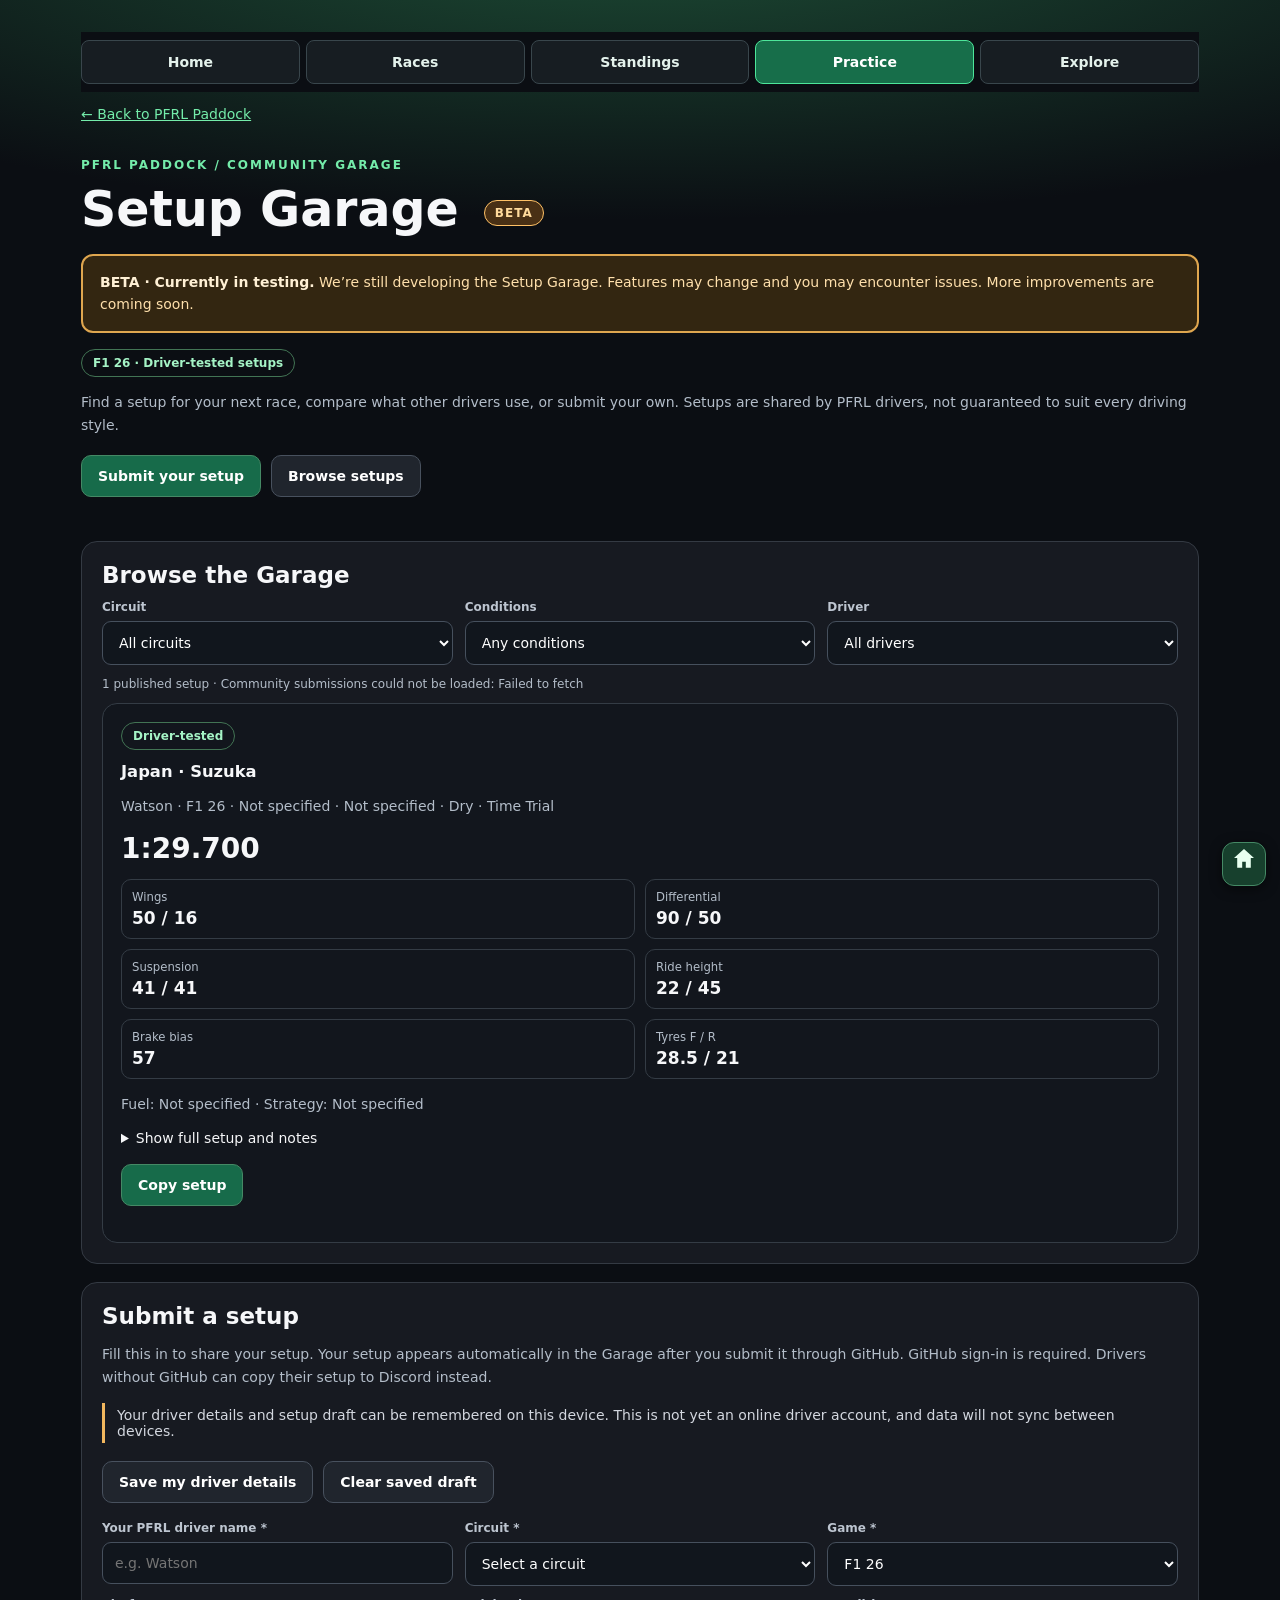
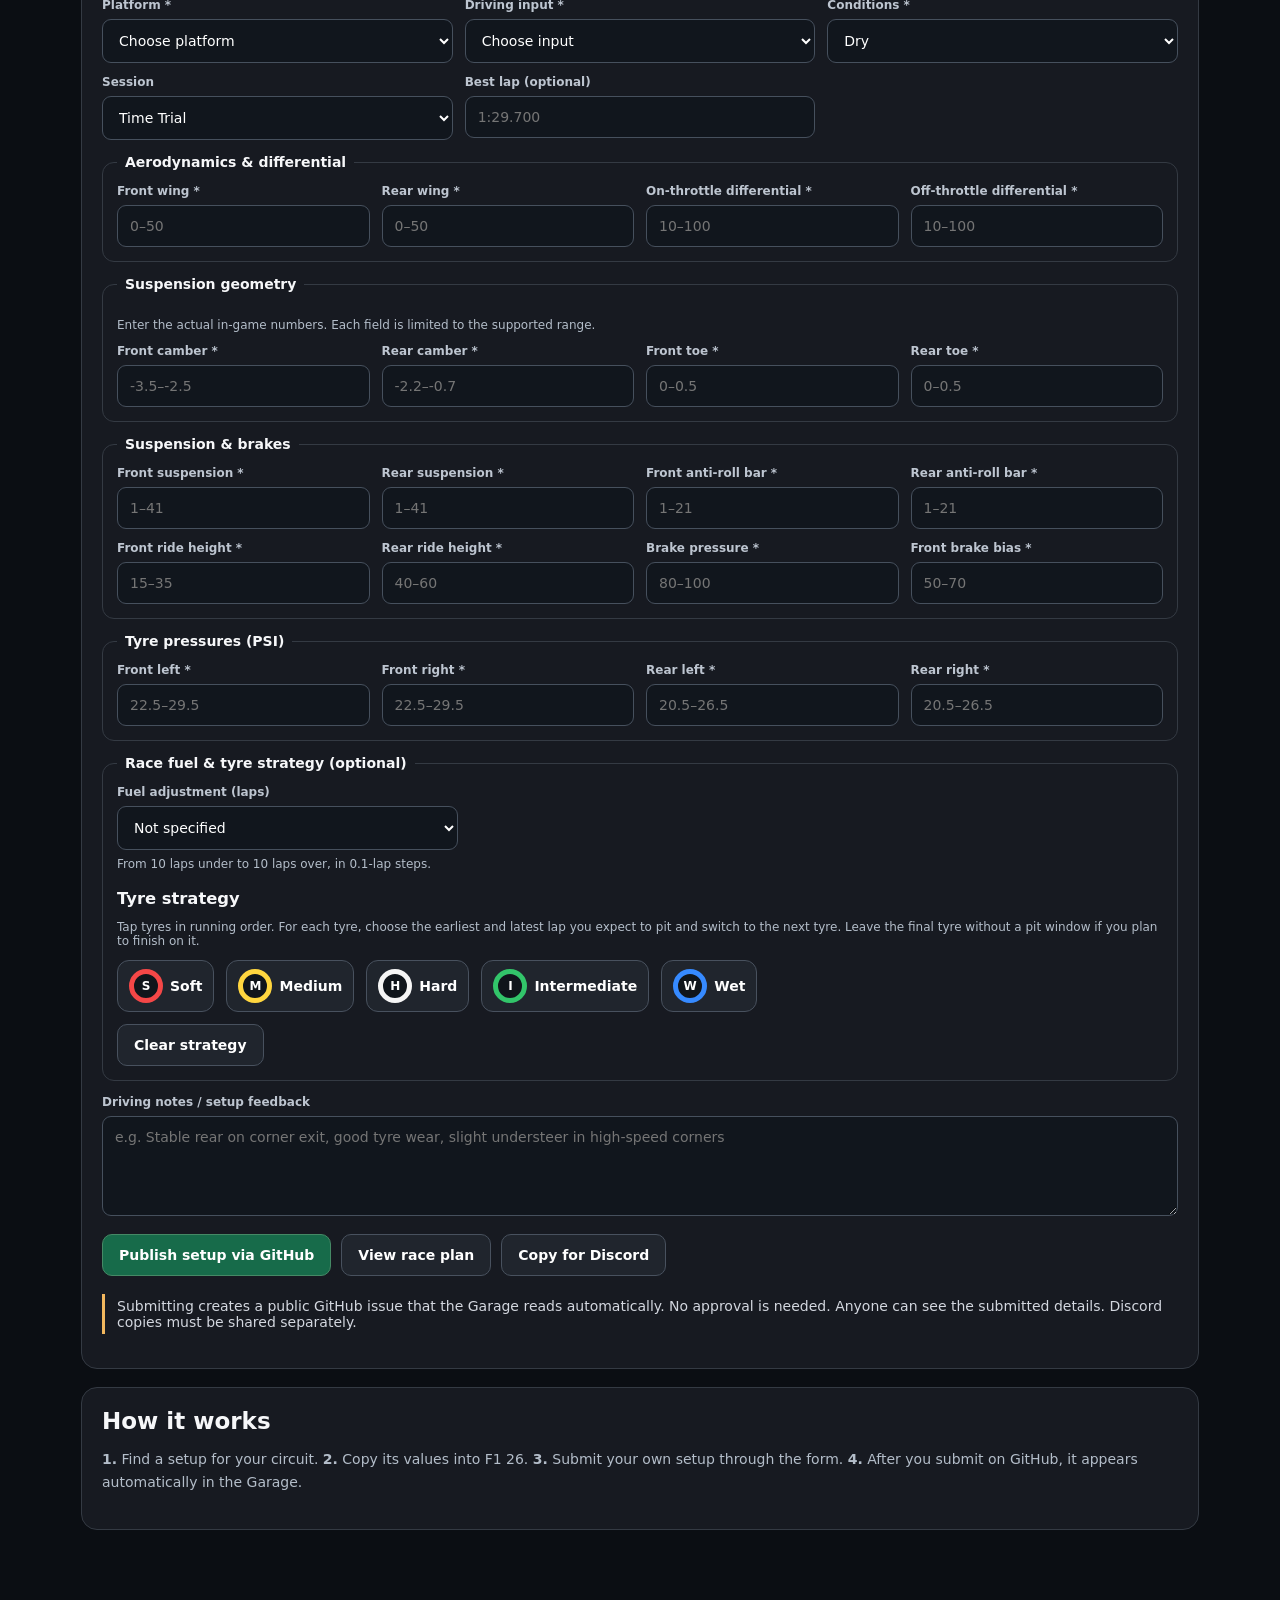
<file: garage.html>
<!doctype html><html lang="en"><head><meta charset="utf-8"><meta name="viewport" content="width=device-width,initial-scale=1"><title>PFRL | Setup Garage (Beta)</title><meta name="theme-color" content="#167b50"><link rel="manifest" href="./manifest.webmanifest"><link rel="icon" href="./pfrl-icon.svg"><style>:root{color-scheme:dark;--bg:#0b0e13;--card:#171a21;--line:#343a43;--muted:#b3bdc9;--accent:#74ecaa}*{box-sizing:border-box}body{margin:0;background:radial-gradient(ellipse 85% 300px at 50% -80px,#1d4e36,transparent),var(--bg);color:#f6f7f9;font:14px system-ui,-apple-system,Segoe UI,sans-serif}main{max-width:1150px;margin:auto;padding:24px 16px 90px}a{color:var(--accent)}h1{font-size:clamp(31px,5vw,49px);margin:9px 0}h2{margin:0 0 12px;font-size:23px}h3{margin:0 0 8px}.brand{font-size:12px;color:var(--accent);letter-spacing:2px;font-weight:800}.muted{color:var(--muted);line-height:1.65}.panel{background:var(--card);border:1px solid var(--line);border-radius:16px;padding:20px;margin:18px 0}.hero{padding:22px 0 8px}.tag{display:inline-block;padding:6px 11px;border:1px solid #427454;border-radius:30px;color:#a5f4c6;font-size:12px;font-weight:750}.buttons{display:flex;flex-wrap:wrap;gap:10px;margin:18px 0}.btn,button{border:1px solid #458965;background:#176b4a;color:white;border-radius:10px;padding:12px 16px;font:inherit;font-weight:750;cursor:pointer;text-decoration:none}.btn.secondary,button.secondary{background:#20252d;border-color:#48515e}.grid{display:grid;grid-template-columns:repeat(3,minmax(0,1fr));gap:12px}.field{display:flex;flex-direction:column;gap:7px}label{font-size:12px;font-weight:750;color:#bdc5d0}input,select,textarea{width:100%;background:#11161d;border:1px solid #46505d;border-radius:9px;color:white;padding:12px;font:inherit}textarea{min-height:100px;resize:vertical}.cards{display:grid;grid-template-columns:repeat(auto-fit,minmax(280px,1fr));gap:13px}.setup{background:#12161d;border:1px solid #343c45;border-radius:15px;padding:18px}.setup .lap{font-size:28px;font-weight:850;margin:12px 0}.spec{display:grid;grid-template-columns:1fr 1fr;gap:10px;margin:14px 0}.spec>div{padding:10px;border:1px solid #343c45;border-radius:10px}.spec small{display:block;color:var(--muted);margin-bottom:4px}.spec b{font-size:17px}.notice{border-left:3px solid #f2b75e;padding:4px 12px;color:#d3d7df}.hidden{display:none}.formgrid{display:grid;grid-template-columns:repeat(4,minmax(0,1fr));gap:12px}fieldset{border:1px solid var(--line);border-radius:12px;margin:14px 0;padding:14px}legend{font-weight:800;padding:0 8px}#formStatus{margin-top:12px}.fine{font-size:12px;color:var(--muted)}@media(max-width:800px){.grid,.formgrid{grid-template-columns:repeat(2,minmax(0,1fr))}}@media(max-width:520px){.grid,.formgrid{grid-template-columns:1fr}.panel{padding:14px}}.strategy-picker{display:flex;flex-wrap:wrap;gap:12px;margin:12px 0}.tyre-choice{display:flex;align-items:center;gap:7px;background:#20252d;border:1px solid #48515e;border-radius:12px;padding:8px 11px;cursor:pointer}.tyre-circle{width:34px;height:34px;display:inline-flex;align-items:center;justify-content:center;border:5px solid currentColor;border-radius:50%;background:#10151b;font-size:12px;font-weight:900;color:white}.tyre-choice[data-compound="Soft"] .tyre-circle{border-color:#f44747}.tyre-choice[data-compound="Medium"] .tyre-circle{border-color:#ffd63f}.tyre-choice[data-compound="Hard"] .tyre-circle{border-color:#f5f5f5}.tyre-choice[data-compound="Intermediate"] .tyre-circle{border-color:#32c56a}.tyre-choice[data-compound="Wet"] .tyre-circle{border-color:#368aff}.tyre-choice[aria-pressed="true"]{outline:2px solid var(--accent);background:#244b37}.stint{display:flex;align-items:center;gap:10px;flex-wrap:wrap;padding:9px 0;border-bottom:1px solid var(--line)}.stint input{width:95px}.stint-range{display:flex;align-items:end;gap:8px;flex-wrap:wrap}.stint-range>label{width:100%}.stint .tyre-circle{flex-shrink:0}.strategy-output{display:flex;gap:6px;flex-wrap:wrap;margin:10px 0}.strategy-output .tyre-circle{width:30px;height:30px;border-width:4px}.strategy-output .tyre-circle[data-compound="Soft"]{border-color:#f44747}.strategy-output .tyre-circle[data-compound="Medium"]{border-color:#ffd63f}.strategy-output .tyre-circle[data-compound="Hard"]{border-color:#fff}.strategy-output .tyre-circle[data-compound="Intermediate"]{border-color:#32c56a}.strategy-output .tyre-circle[data-compound="Wet"]{border-color:#368aff}.race-report{margin-top:24px;border:1px solid #609c74;border-radius:14px;padding:18px;background:#101b18}.race-report h2{color:#b3f8d0}.report-grid{display:grid;grid-template-columns:repeat(2,minmax(0,1fr));gap:10px}.report-item{background:#182b22;border:1px solid #355a44;border-radius:9px;padding:10px}.report-item small{display:block;color:#a8c7b3;margin-bottom:5px}.report-strategy{display:flex;flex-wrap:wrap;gap:9px}.report-stint{border:1px solid #4b6854;background:#16251c;padding:12px;border-radius:12px;flex:1 1 155px}.report-stint .tyre-circle{margin-bottom:8px}.report-values{display:grid;grid-template-columns:repeat(2,minmax(0,1fr));gap:7px}.report-values div{padding:7px;border-bottom:1px solid #32473b}.report-values b{float:right}.report-notes{white-space:pre-wrap}@media print{body{background:white!important;color:#111!important}body *{visibility:hidden!important}#raceReport,#raceReport *{visibility:visible!important}#raceReport{position:absolute;left:0;top:0;width:100%;margin:0;border:0;background:white!important;color:#111!important}#raceReport .buttons{display:none!important}.report-item,.report-stint{background:white!important;color:#111!important;border-color:#aaa!important}.report-item small,.report-stint small{color:#555!important}.report-values div{border-color:#bbb!important}.tyre-circle{color:#111!important}}.beta-badge{display:inline-block;vertical-align:middle;margin-left:8px;padding:5px 10px;border:1px solid #ffc166;border-radius:999px;background:#493015;color:#ffda9b;font-size:12px;font-weight:850;letter-spacing:1px;white-space:nowrap}.beta-notice{padding:15px 17px;margin:16px 0;border:2px solid #dfa64f;border-radius:12px;background:#332611;color:#ffe0ac;line-height:1.6}.beta-notice strong{color:#fff0d5}</style><link rel="stylesheet" href="./navigation.css"><link rel="stylesheet" href="./mobile.css"><script src="./mobile.js" defer></script><link rel="stylesheet" href="./home-nav.css"><link rel="stylesheet" href="./destination-nav.css"></head><body><main><div class="pfrl-home-bar"><a href="./index.html#mypaddock">Home</a></div><nav class="destination-nav" aria-label="Main navigation"><a href="./index.html#mypaddock">Home</a><a href="./index.html#section/race">Races</a><a href="./index.html#section/championship">Standings</a><a href="./index.html#practice" aria-current="page">Practice</a><a href="./index.html#explore">Explore</a></nav><p><a href="./index.html#paddock">← Back to PFRL Paddock</a></p><div class="hero"><div class="brand">PFRL PADDOCK / COMMUNITY GARAGE</div><h1>Setup Garage <span class="beta-badge">BETA</span></h1><div class="beta-notice" role="note"><strong>BETA · Currently in testing.</strong> We’re still developing the Setup Garage. Features may change and you may encounter issues. More improvements are coming soon.</div><span class="tag">F1 26 · Driver-tested setups</span><p class="muted">Find a setup for your next race, compare what other drivers use, or submit your own. Setups are shared by PFRL drivers, not guaranteed to suit every driving style.</p><div class="buttons"><a class="btn" href="#submit">Submit your setup</a><a class="btn secondary" href="#browse">Browse setups</a></div></div><section class="panel" id="browse"><h2>Browse the Garage</h2><div class="grid"><div class="field"><label for="track">Circuit</label><select id="track"><option value="">All circuits</option></select></div><div class="field"><label for="conditions">Conditions</label><select id="conditions"><option value="">Any conditions</option><option>Dry</option><option>Wet</option><option>Mixed</option></select></div><div class="field"><label for="driver">Driver</label><select id="driver"><option value="">All drivers</option></select></div></div><p class="fine" id="count"></p><div class="cards" id="results"></div></section><section class="panel" id="submit"><h2>Submit a setup</h2><p class="muted">Fill this in to share your setup. Your setup appears automatically in the Garage after you submit it through GitHub. GitHub sign-in is required. Drivers without GitHub can copy their setup to Discord instead.</p><div class="notice" style="margin:10px 0 18px">Your driver details and setup draft can be remembered on this device. This is not yet an online driver account, and data will not sync between devices.</div><div class="buttons"><button type="button" class="secondary" id="saveMyDefaults">Save my driver details</button><button type="button" class="secondary" id="clearMyDraft">Clear saved draft</button></div><p class="fine" id="rememberStatus" aria-live="polite"></p><form id="setupForm"><div class="grid"><div class="field"><label for="submitDriver">Your PFRL driver name *</label><input id="submitDriver" required maxlength="70" placeholder="e.g. Watson"></div><div class="field"><label for="submitTrack">Circuit *</label><select id="submitTrack" required><option value="">Select a circuit</option></select></div><div class="field"><label for="submitGame">Game *</label><select id="submitGame"><option>F1 26</option><option>F1 25</option></select></div><div class="field"><label for="submitPlatform">Platform *</label><select id="submitPlatform" required><option value="">Choose platform</option><option>Xbox</option><option>PlayStation</option><option>PC</option></select></div><div class="field"><label for="submitInput">Driving input *</label><select id="submitInput" required><option value="">Choose input</option><option>Wheel</option><option>Controller</option></select></div><div class="field"><label for="submitConditions">Conditions *</label><select id="submitConditions"><option>Dry</option><option>Wet</option><option>Mixed</option></select></div><div class="field"><label for="submitSession">Session</label><select id="submitSession"><option>Time Trial</option><option>Qualifying</option><option>Race</option></select></div><div class="field"><label for="submitLap">Best lap (optional)</label><input id="submitLap" placeholder="1:29.700" pattern="[0-9]+:[0-5][0-9]\\.[0-9]{3}"></div></div><fieldset><legend>Aerodynamics & differential</legend><div class="formgrid"><div class="field"><label>Front wing *</label><input name="Front wing" type="number" min="0" max="50" step="1" placeholder="0–50" title="Allowed range: 0 to 50" required></div><div class="field"><label>Rear wing *</label><input name="Rear wing" type="number" min="0" max="50" step="1" placeholder="0–50" title="Allowed range: 0 to 50" required></div><div class="field"><label>On-throttle differential *</label><input name="On-throttle differential" type="number" min="10" max="100" step="5" placeholder="10–100" title="Allowed range: 10 to 100" required></div><div class="field"><label>Off-throttle differential *</label><input name="Off-throttle differential" type="number" min="10" max="100" step="5" placeholder="10–100" title="Allowed range: 10 to 100" required></div></div></fieldset><fieldset><legend>Suspension geometry</legend><p class="fine">Enter the actual in-game numbers. Each field is limited to the supported range.</p><div class="formgrid"><div class="field"><label>Front camber *</label><input name="Front camber" type="number" min="-3.5" max="-2.5" step="0.1" placeholder="-3.5–-2.5" title="Allowed range: -3.5 to -2.5" required></div><div class="field"><label>Rear camber *</label><input name="Rear camber" type="number" min="-2.2" max="-0.7" step="0.1" placeholder="-2.2–-0.7" title="Allowed range: -2.2 to -0.7" required></div><div class="field"><label>Front toe *</label><input name="Front toe" type="number" min="0" max="0.5" step="0.01" placeholder="0–0.5" title="Allowed range: 0 to 0.5" required></div><div class="field"><label>Rear toe *</label><input name="Rear toe" type="number" min="0" max="0.5" step="0.01" placeholder="0–0.5" title="Allowed range: 0 to 0.5" required></div></div></fieldset><fieldset><legend>Suspension & brakes</legend><div class="formgrid"><div class="field"><label>Front suspension *</label><input name="Front suspension" type="number" min="1" max="41" step="1" placeholder="1–41" title="Allowed range: 1 to 41" required></div><div class="field"><label>Rear suspension *</label><input name="Rear suspension" type="number" min="1" max="41" step="1" placeholder="1–41" title="Allowed range: 1 to 41" required></div><div class="field"><label>Front anti-roll bar *</label><input name="Front anti-roll bar" type="number" min="1" max="21" step="1" placeholder="1–21" title="Allowed range: 1 to 21" required></div><div class="field"><label>Rear anti-roll bar *</label><input name="Rear anti-roll bar" type="number" min="1" max="21" step="1" placeholder="1–21" title="Allowed range: 1 to 21" required></div><div class="field"><label>Front ride height *</label><input name="Front ride height" type="number" min="15" max="35" step="1" placeholder="15–35" title="Allowed range: 15 to 35" required></div><div class="field"><label>Rear ride height *</label><input name="Rear ride height" type="number" min="40" max="60" step="1" placeholder="40–60" title="Allowed range: 40 to 60" required></div><div class="field"><label>Brake pressure *</label><input name="Brake pressure" type="number" min="80" max="100" step="1" placeholder="80–100" title="Allowed range: 80 to 100" required></div><div class="field"><label>Front brake bias *</label><input name="Front brake bias" type="number" min="50" max="70" step="1" placeholder="50–70" title="Allowed range: 50 to 70" required></div></div></fieldset><fieldset><legend>Tyre pressures (PSI)</legend><div class="formgrid"><div class="field"><label>Front left *</label><input name="Front left tyre" type="number" min="22.5" max="29.5" step="0.1" placeholder="22.5–29.5" title="Allowed range: 22.5 to 29.5" required></div><div class="field"><label>Front right *</label><input name="Front right tyre" type="number" min="22.5" max="29.5" step="0.1" placeholder="22.5–29.5" title="Allowed range: 22.5 to 29.5" required></div><div class="field"><label>Rear left *</label><input name="Rear left tyre" type="number" min="20.5" max="26.5" step="0.1" placeholder="20.5–26.5" title="Allowed range: 20.5 to 26.5" required></div><div class="field"><label>Rear right *</label><input name="Rear right tyre" type="number" min="20.5" max="26.5" step="0.1" placeholder="20.5–26.5" title="Allowed range: 20.5 to 26.5" required></div></div></fieldset><fieldset><legend>Race fuel & tyre strategy (optional)</legend><div class="grid"><div class="field"><label for="submitFuel">Fuel adjustment (laps)</label><select id="submitFuel"><option value="">Not specified</option></select><span class="fine">From 10 laps under to 10 laps over, in 0.1-lap steps.</span></div></div><h3 style="margin-top:18px">Tyre strategy</h3><p class="fine">Tap tyres in running order. For each tyre, choose the earliest and latest lap you expect to pit and switch to the next tyre. Leave the final tyre without a pit window if you plan to finish on it.</p><div class="strategy-picker" id="tyrePicker"><button type="button" class="tyre-choice" data-compound="Soft"><span class="tyre-circle">S</span>Soft</button><button type="button" class="tyre-choice" data-compound="Medium"><span class="tyre-circle">M</span>Medium</button><button type="button" class="tyre-choice" data-compound="Hard"><span class="tyre-circle">H</span>Hard</button><button type="button" class="tyre-choice" data-compound="Intermediate"><span class="tyre-circle">I</span>Intermediate</button><button type="button" class="tyre-choice" data-compound="Wet"><span class="tyre-circle">W</span>Wet</button></div><div id="strategyStints" aria-live="polite"></div><button type="button" class="secondary" id="clearStrategy">Clear strategy</button></fieldset><div class="field"><label for="submitNotes">Driving notes / setup feedback</label><textarea id="submitNotes" maxlength="2000" placeholder="e.g. Stable rear on corner exit, good tyre wear, slight understeer in high-speed corners"></textarea></div><div class="buttons"><button type="submit">Publish setup via GitHub</button><button class="secondary" type="button" id="previewPlan">View race plan</button><button class="secondary" type="button" id="copySubmission">Copy for Discord</button></div><p class="notice">Submitting creates a public GitHub issue that the Garage reads automatically. No approval is needed. Anyone can see the submitted details. Discord copies must be shared separately.</p><p id="formStatus" class="muted" aria-live="polite"></p></form><section id="raceReport" class="race-report hidden" aria-live="polite"><div class="buttons"><button type="button" id="printReport">Print / Save PDF</button><button type="button" class="secondary" id="copyReport">Copy report</button><button type="button" class="secondary" id="closeReport">Close report</button></div><div id="reportBody"></div></section></section><section class="panel"><h2>How it works</h2><p class="muted"><b>1.</b> Find a setup for your circuit. <b>2.</b> Copy its values into F1 26. <b>3.</b> Submit your own setup through the form. <b>4.</b> After you submit on GitHub, it appears automatically in the Garage.</p></section></main><script>
const $=id=>document.getElementById(id);
const circuits=["Australia · Melbourne","Austria · Spielberg","Azerbaijan · Baku","Bahrain · Sakhir","Belgium · Spa","Brazil · Interlagos","Canada · Montreal","China · Shanghai","Great Britain · Silverstone","Hungary · Budapest","Italy · Imola","Italy · Monza","Japan · Suzuka","Las Vegas","Mexico · Mexico City","Monaco","Netherlands · Zandvoort","Qatar · Lusail","Saudi Arabia · Jeddah","Singapore · Marina Bay","Spain · Barcelona","Spain · Madrid","United Arab Emirates · Abu Dhabi","United States · Austin","United States · Miami"];
const esc=x=>String(x??"").replace(/[&<>"']/g,c=>({"&":"&amp;","<":"&lt;",">":"&gt;",'"':"&quot;","'":"&#39;"}[c]));
for(const c of circuits){for(const id of ["track","submitTrack"]){const opt=document.createElement("option");opt.value=c;opt.textContent=c;$(id).append(opt)}}
let setups=[];
const PREF_KEY="pfrl-garage-driver-v1",DRAFT_KEY="pfrl-garage-draft-v1";
const defaultFields=["submitDriver","submitPlatform","submitInput","submitGame"];
const draftFields=["submitDriver","submitPlatform","submitInput","submitGame","submitTrack","submitConditions","submitSession","submitLap","submitFuel","submitNotes"];
function loadSaved(key){try{return JSON.parse(localStorage.getItem(key)||"null")}catch{return null}}
function rememberDriver(){const prefs={};defaultFields.forEach(id=>prefs[id]=$(id).value);try{localStorage.setItem(PREF_KEY,JSON.stringify(prefs));$("rememberStatus").textContent="Driver details saved on this device."}catch{$("rememberStatus").textContent="Browser storage is unavailable."}}
function saveDraft(){const draft={};draftFields.forEach(id=>draft[id]=$(id).value);draft.settings={};$("setupForm").querySelectorAll("[name]").forEach(el=>draft.settings[el.name]=el.value);draft.strategy=strategy.map(x=>({...x}));try{localStorage.setItem(DRAFT_KEY,JSON.stringify(draft))}catch{}}
function restoreFields(saved,ids){if(!saved||typeof saved!=="object")return;ids.forEach(id=>{const el=$(id);if(el&&typeof saved[id]==="string"){if(el.tagName==="SELECT"&&![...el.options].some(o=>o.value===saved[id]))return;el.value=saved[id]}})}
function restoreGarage(){restoreFields(loadSaved(PREF_KEY),defaultFields);const draft=loadSaved(DRAFT_KEY);if(!draft)return;restoreFields(draft,draftFields);if(draft.settings&&typeof draft.settings==="object")$("setupForm").querySelectorAll("[name]").forEach(el=>{if(Object.prototype.hasOwnProperty.call(draft.settings,el.name))el.value=String(draft.settings[el.name])});if(Array.isArray(draft.strategy)){strategy.splice(0,strategy.length,...draft.strategy.slice(0,12).filter(x=>x&&["Soft","Medium","Hard","Intermediate","Wet"].includes(x.compound)).map(x=>({compound:x.compound,from:String(x.from||""),to:String(x.to||"")})));renderStrategy()}$("rememberStatus").textContent="Your previous setup draft has been restored from this device."}
$("saveMyDefaults").addEventListener("click",rememberDriver);
$("clearMyDraft").addEventListener("click",()=>{if(confirm("Clear the saved setup draft on this device? Your driver details will stay saved.")){localStorage.removeItem(DRAFT_KEY);$("rememberStatus").textContent="Saved draft cleared. The current form remains unchanged."}});
$("setupForm").addEventListener("input",saveDraft);
$("setupForm").addEventListener("change",saveDraft);

const spec=(k,v)=>'<div><small>'+esc(k)+'</small><b>'+esc(v)+'</b></div>';
const strategy=[];const tyreLetters={Soft:"S",Medium:"M",Hard:"H",Intermediate:"I",Wet:"W"};for(let i=-100;i<=100;i++){const v=(i/10).toFixed(1),label=i===0?"Balanced (0.0 laps)":(i<0?v+" laps under":"+"+v+" laps over");$("submitFuel").add(new Option(label,v))}
function renderStrategy(){const holder=$("strategyStints");holder.replaceChildren();strategy.forEach((stint,index)=>{const row=document.createElement("div");row.className="stint";const circle=document.createElement("span");circle.className="tyre-circle";circle.textContent=tyreLetters[stint.compound];circle.style.borderColor={Soft:"#f44747",Medium:"#ffd63f",Hard:"#fff",Intermediate:"#32c56a",Wet:"#368aff"}[stint.compound];const title=document.createElement("strong");title.textContent="Stint "+(index+1)+" · "+stint.compound;const range=document.createElement("div");range.className="stint-range";const label=document.createElement("label");label.textContent="Pit / switch tyre window (enter two separate lap numbers)";range.append(label);for(const [field,caption] of [["from","Earliest"],["to","Latest"]]){const wrap=document.createElement("div");const lab=document.createElement("label");lab.textContent=caption;const input=document.createElement("input");input.type="number";input.min="1";input.max="100";input.step="1";input.placeholder=caption==="Earliest"?"9":"11";input.value=stint[field]||"";input.setAttribute("aria-label",caption+" pit lap for stint "+(index+1));input.addEventListener("input",()=>{stint[field]=input.value});wrap.append(lab,input);range.append(wrap)}const remove=document.createElement("button");remove.type="button";remove.className="secondary";remove.textContent="Remove";remove.addEventListener("click",()=>{strategy.splice(index,1);renderStrategy()});row.append(circle,title,range,remove);holder.append(row)});if(typeof saveDraft==="function")saveDraft()}
$("tyrePicker").addEventListener("click",e=>{const b=e.target.closest("[data-compound]");if(!b||strategy.length>=12)return;strategy.push({compound:b.dataset.compound,from:"",to:""});renderStrategy()});$("clearStrategy").addEventListener("click",()=>{strategy.length=0;renderStrategy()});
function strategyLabel(x){if(!Array.isArray(x.strategy)||!x.strategy.length)return "Not specified";return x.strategy.map((s,i)=>(i+1)+". "+s.compound+(s.from&&s.to?" (pit laps "+s.from+"–"+s.to+")":s.laps?" ("+s.laps+" laps)":" (finish / no pit window)")).join(" → ")}
function validateStrategy(){let previous=0;for(let i=0;i<strategy.length;i++){const s=strategy[i];if(!s.from&&!s.to){if(i<strategy.length-1)return "Enter a pit window for stint "+(i+1)+" before adding the next tyre.";continue}const a=Number(s.from),b=Number(s.to);if(!Number.isInteger(a)||!Number.isInteger(b)||a<1||b>100||a>b)return "Check the pit window for stint "+(i+1)+". Earliest and latest laps must be between 1 and 100.";if(a<=previous)return "Pit windows must be in lap order. Check stint "+(i+1)+".";previous=b}return ""}
function fuelLabel(x){return x.fuelLaps===undefined||x.fuelLaps===null||x.fuelLaps===""?"Not specified":(Number(x.fuelLaps)>0?"+":"")+Number(x.fuelLaps).toFixed(1)+" laps"}
function setupText(x){return [x.driver+" — "+x.track+" ("+x.game+", "+x.conditions+")","Platform: "+(x.platform||"Not specified")+" | Input: "+(x.inputDevice||"Not specified"),x.session+" | Best lap: "+(x.lap||"Not supplied"),"Front / rear wing: "+x.frontWing+" / "+x.rearWing,"Differential on / off: "+x.onThrottle+" / "+x.offThrottle,"Geometry: "+(x.geometry||"See notes"),"Suspension front / rear: "+x.frontSuspension+" / "+x.rearSuspension,"Anti-roll bars front / rear: "+x.frontARB+" / "+x.rearARB,"Ride height front / rear: "+x.frontHeight+" / "+x.rearHeight,"Brake pressure / bias: "+x.brakePressure+" / "+x.brakeBias,"Tyres FL / FR / RL / RR: "+[x.frontLeft,x.frontRight,x.rearLeft,x.rearRight].join(" / "),"Fuel: "+fuelLabel(x),"Tyre strategy: "+strategyLabel(x),"Notes: "+(x.notes||"None")].join("\n")}
function draw(){const list=setups.filter(x=>(!$("track").value||x.track===$("track").value)&&(!$("conditions").value||x.conditions===$("conditions").value)&&(!$("driver").value||x.driver===$("driver").value));$("count").textContent=list.length+" published setup"+(list.length===1?"":"s");$("results").innerHTML=list.length?list.map(x=>'<article class="setup"><span class="tag">'+esc(x.verified||"Published")+'</span><h3 style="margin-top:12px">'+esc(x.track)+'</h3><p class="muted">'+esc(x.driver)+' · '+esc(x.game)+' · '+esc(x.platform||'Not specified')+' · '+esc(x.inputDevice||'Not specified')+' · '+esc(x.conditions)+' · '+esc(x.session)+'</p><div class="lap">'+esc(x.lap||"No lap recorded")+'</div><div class="spec">'+spec("Wings",x.frontWing+" / "+x.rearWing)+spec("Differential",x.onThrottle+" / "+x.offThrottle)+spec("Suspension",x.frontSuspension+" / "+x.rearSuspension)+spec("Ride height",x.frontHeight+" / "+x.rearHeight)+spec("Brake bias",x.brakeBias)+spec("Tyres F / R",x.frontLeft+" / "+x.rearLeft)+'</div><p class="muted">Fuel: '+esc(fuelLabel(x))+' · Strategy: '+esc(strategyLabel(x))+'</p><details><summary>Show full setup and notes</summary><pre style="white-space:pre-wrap;line-height:1.7">'+esc(setupText(x))+'</pre></details><div class="buttons"><button type="button" data-copy="'+esc(x.id)+'">Copy setup</button></div></article>').join(""):'<p class="muted">No published setups match these filters yet. Submit one to help build the Garage.</p>'}
for(const id of ["track","conditions","driver"])$(id).addEventListener("change",draw);
$("results").addEventListener("click",async ev=>{const b=ev.target.closest("[data-copy]");if(!b)return;const x=setups.find(x=>x.id===b.dataset.copy);if(!x)return;try{await navigator.clipboard.writeText(setupText(x));b.textContent="Copied!";setTimeout(()=>b.textContent="Copy setup",1600)}catch{prompt("Copy setup:",setupText(x))}});
const keyMap={"Front wing":"frontWing","Rear wing":"rearWing","On-throttle differential":"onThrottle","Off-throttle differential":"offThrottle","Front camber":"frontCamber","Rear camber":"rearCamber","Front toe":"frontToe","Rear toe":"rearToe","Front suspension":"frontSuspension","Rear suspension":"rearSuspension","Front anti-roll bar":"frontARB","Rear anti-roll bar":"rearARB","Front ride height":"frontHeight","Rear ride height":"rearHeight","Brake pressure":"brakePressure","Front brake bias":"brakeBias","Front left tyre":"frontLeft","Front right tyre":"frontRight","Rear left tyre":"rearLeft","Rear right tyre":"rearRight"};
function parseIssue(issue){
if(!issue||issue.pull_request||!issue.title?.startsWith("[PFRL SETUP] ")||typeof issue.body!=="string"||!issue.body.startsWith("PFRL DRIVER SETUP SUBMISSION"))return null;
const values={};
for(const line of issue.body.split(/\r?\n/)){const m=line.match(/^([^:\n]+): (.*)$/);if(m)values[m[1]]=m[2].trim()}
const driver=values.Driver,track=values.Circuit;
if(!driver||driver.length>70||!circuits.includes(track)||!["F1 26","F1 25"].includes(values.Game)||!["Dry","Wet","Mixed"].includes(values.Conditions))return null;
const o={id:"issue-"+issue.number,driver,track,game:values.Game,platform:values.Platform||"Not specified",inputDevice:values["Input device"]||"Not specified",conditions:values.Conditions,session:values.Session||"Race",lap:values["Best lap"]==="Not supplied"?"":values["Best lap"],notes:(values.Notes||"").slice(0,2000),verified:"Community submission",geometry:"",url:issue.html_url,fuelLaps:values["Fuel adjustment (laps)"]||"",strategy:[]};
for(const [field,key] of Object.entries(keyMap)){if(!(field in values))return null;const n=Number(values[field]);if(!Number.isFinite(n))return null;o[key]=n}
const rawStrategy=values["Tyre strategy"]||"";if(rawStrategy&&rawStrategy!=="Not specified"){o.strategy=rawStrategy.split(" | ").slice(0,12).map(part=>{const m=part.match(/^(Soft|Medium|Hard|Intermediate|Wet)(?: \(pit laps (\d+)-(\d+)\)| \((\d+) laps\))?$/);return m?{compound:m[1],from:m[2]||"",to:m[3]||"",laps:m[4]||""}:null}).filter(Boolean)}
o.geometry=[o.frontCamber,o.rearCamber,o.frontToe,o.rearToe].join(" / ");
return o;
}
function updateDrivers(){const current=$("driver").value;const names=[...new Set(setups.map(x=>x.driver))].sort((a,b)=>a.localeCompare(b));$("driver").replaceChildren(new Option("All drivers",""),...names.map(n=>new Option(n,n)));if(names.includes(current))$("driver").value=current;draw()}
async function loadSetups(){
const local=await fetch("./setups.json",{cache:"no-store"}).then(r=>{if(!r.ok)throw Error("Could not load setup database");return r.json()});
setups=local;updateDrivers();
try{
const r=await fetch("https://api.github.com/repos/Markwatson23/pfrl-stats/issues?state=all&per_page=100&sort=created&direction=desc",{headers:{"Accept":"application/vnd.github+json"}});
if(!r.ok)throw Error("GitHub submissions temporarily unavailable ("+r.status+")");
const issues=await r.json();const community=issues.map(parseIssue).filter(Boolean);
setups=[...community,...local];updateDrivers();
$("count").textContent+=community.length?" · Includes "+community.length+" community submission(s)":"";
}catch(err){$("count").textContent+=" · Community submissions could not be loaded: "+err.message}
}
loadSetups().catch(e=>{$("count").textContent=e.message});
restoreGarage();
function submission(){const form=$("setupForm");if(!form.reportValidity())return null;const error=validateStrategy();if(error){$("formStatus").textContent=error;return null;}const lines=["PFRL DRIVER SETUP SUBMISSION","Driver: "+$("submitDriver").value.trim(),"Circuit: "+$("submitTrack").value,"Game: "+$("submitGame").value,"Platform: "+$("submitPlatform").value,"Input device: "+$("submitInput").value,"Conditions: "+$("submitConditions").value,"Session: "+$("submitSession").value,"Best lap: "+($("submitLap").value||"Not supplied"),"",...Array.from(form.querySelectorAll("[name]")).map(x=>x.name+": "+x.value),"","Fuel adjustment (laps): "+$("submitFuel").value,"Tyre strategy: "+(strategy.length?strategy.map(s=>s.compound+(s.from&&s.to?" (pit laps "+s.from+"-"+s.to+")":"")).join(" | "):"Not specified"),"Notes: "+($("submitNotes").value.trim()||"None"),"","Community-submitted setup; values supplied by the driver."];return lines.join("\n")}

let lastReport="";
function reportData(){
const form=$("setupForm");const values=Array.from(form.querySelectorAll("[name]")).map(x=>({name:x.name,value:x.value||"—"}));
return {driver:$("submitDriver").value.trim()||"Driver not specified",track:$("submitTrack").value||"Circuit not selected",game:$("submitGame").value,platform:$("submitPlatform").value||"Not specified",inputDevice:$("submitInput").value||"Not specified",conditions:$("submitConditions").value,session:$("submitSession").value,lap:$("submitLap").value||"Not recorded",fuel:$("submitFuel").value,notes:$("submitNotes").value.trim()||"No notes",values,stints:strategy.map(s=>({...s}))}
}
function reportText(d){const fuel=d.fuel===""?"Not specified":Number(d.fuel)===0?"Balanced":Number(d.fuel)>0?"+"+d.fuel+" laps over":Math.abs(Number(d.fuel)).toFixed(1)+" laps under";return ["PFRL RACE PREPARATION PLAN",d.driver+" | "+d.track,d.game+" | "+d.platform+" | "+d.inputDevice+" | "+d.conditions+" | "+d.session,"Best lap: "+d.lap,"Fuel: "+fuel,"","TYRE STRATEGY",...(d.stints.length?d.stints.map((s,i)=>"Stint "+(i+1)+": "+s.compound+" — "+(s.from&&s.to?"pit between laps "+s.from+" and "+s.to:"finish / pit window not set")):["Not specified"]),"","CAR SETUP",...d.values.map(x=>x.name+": "+x.value),"","DRIVING NOTES",d.notes].join("\n")}
function showReport(){
const error=validateStrategy();if(error){$("formStatus").textContent=error;return}
const d=reportData();lastReport=reportText(d);const root=$("reportBody");root.replaceChildren();
const heading=document.createElement("h2");heading.textContent="PFRL Race Preparation Plan";root.append(heading);
const subtitle=document.createElement("p");subtitle.textContent=d.driver+" · "+d.track+" · "+d.game;root.append(subtitle);
const info=document.createElement("div");info.className="report-grid";const fuel=d.fuel===""?"Not specified":Number(d.fuel)===0?"Balanced (0.0)":Number(d.fuel)>0?"+"+d.fuel+" laps over":Math.abs(Number(d.fuel)).toFixed(1)+" laps under";
for(const [label,value] of [["Platform",d.platform],["Driving input",d.inputDevice],["Conditions",d.conditions],["Session",d.session],["Best practice lap",d.lap],["Fuel adjustment",fuel]]){const box=document.createElement("div");box.className="report-item";const small=document.createElement("small");small.textContent=label;const strong=document.createElement("strong");strong.textContent=value;box.append(small,strong);info.append(box)}root.append(info);
const title=document.createElement("h3");title.textContent="Tyre & pit-stop strategy";title.style.marginTop="20px";root.append(title);
const stints=document.createElement("div");stints.className="report-strategy";
if(!d.stints.length){const p=document.createElement("p");p.textContent="No tyre strategy selected.";stints.append(p)}
d.stints.forEach((st,i)=>{const box=document.createElement("div");box.className="report-stint";const circle=document.createElement("span");circle.className="tyre-circle";circle.style.borderColor={Soft:"#f44747",Medium:"#ffd63f",Hard:"#ffffff",Intermediate:"#32c56a",Wet:"#368aff"}[st.compound];circle.textContent=tyreLetters[st.compound];const name=document.createElement("div");name.textContent="Stint "+(i+1)+" · "+st.compound;name.style.fontWeight="800";const when=document.createElement("p");when.textContent=st.from&&st.to?"Pit between laps "+st.from+"–"+st.to:i===d.stints.length-1?"Finish on this tyre":"Pit window not set";box.append(circle,name,when);stints.append(box)});root.append(stints);
const setupTitle=document.createElement("h3");setupTitle.textContent="Car setup";setupTitle.style.marginTop="22px";root.append(setupTitle);const specs=document.createElement("div");specs.className="report-values";d.values.forEach(v=>{const line=document.createElement("div");const key=document.createElement("span");key.textContent=v.name;const val=document.createElement("b");val.textContent=v.value;line.append(key,val);specs.append(line)});root.append(specs);
const noteTitle=document.createElement("h3");noteTitle.textContent="Driving notes";noteTitle.style.marginTop="22px";const notes=document.createElement("p");notes.className="report-notes";notes.textContent=d.notes;root.append(noteTitle,notes);
$("raceReport").classList.remove("hidden");$("raceReport").scrollIntoView({behavior:"smooth",block:"start"});
}
$("previewPlan").addEventListener("click",showReport);
$("printReport").addEventListener("click",()=>window.print());
$("copyReport").addEventListener("click",async()=>{try{await navigator.clipboard.writeText(lastReport);$("copyReport").textContent="Copied!";setTimeout(()=>$("copyReport").textContent="Copy report",1600)}catch{prompt("Copy your race plan",lastReport)}});
$("closeReport").addEventListener("click",()=>$("raceReport").classList.add("hidden"));
$("setupForm").addEventListener("submit",ev=>{ev.preventDefault();const body=submission();if(!body)return;rememberDriver();saveDraft();const title="[PFRL SETUP] "+$("submitTrack").value+" — "+$("submitDriver").value.trim();const url="https://github.com/Markwatson23/pfrl-stats/issues/new?"+new URLSearchParams({title,body}).toString();$("formStatus").textContent="Opening GitHub. Sign in if prompted, then press Submit new issue. Return to the Garage and refresh to see your setup.";window.open(url,"_blank","noopener,noreferrer")});
$("copySubmission").addEventListener("click",async()=>{const body=submission();if(!body)return;try{await navigator.clipboard.writeText(body);$("formStatus").textContent="Copied. Paste this into the PFRL Discord for review."}catch{$("formStatus").textContent="Copy the text from the box that appears.";prompt("Copy for Discord",body)}});
</script></body></html>
</file>
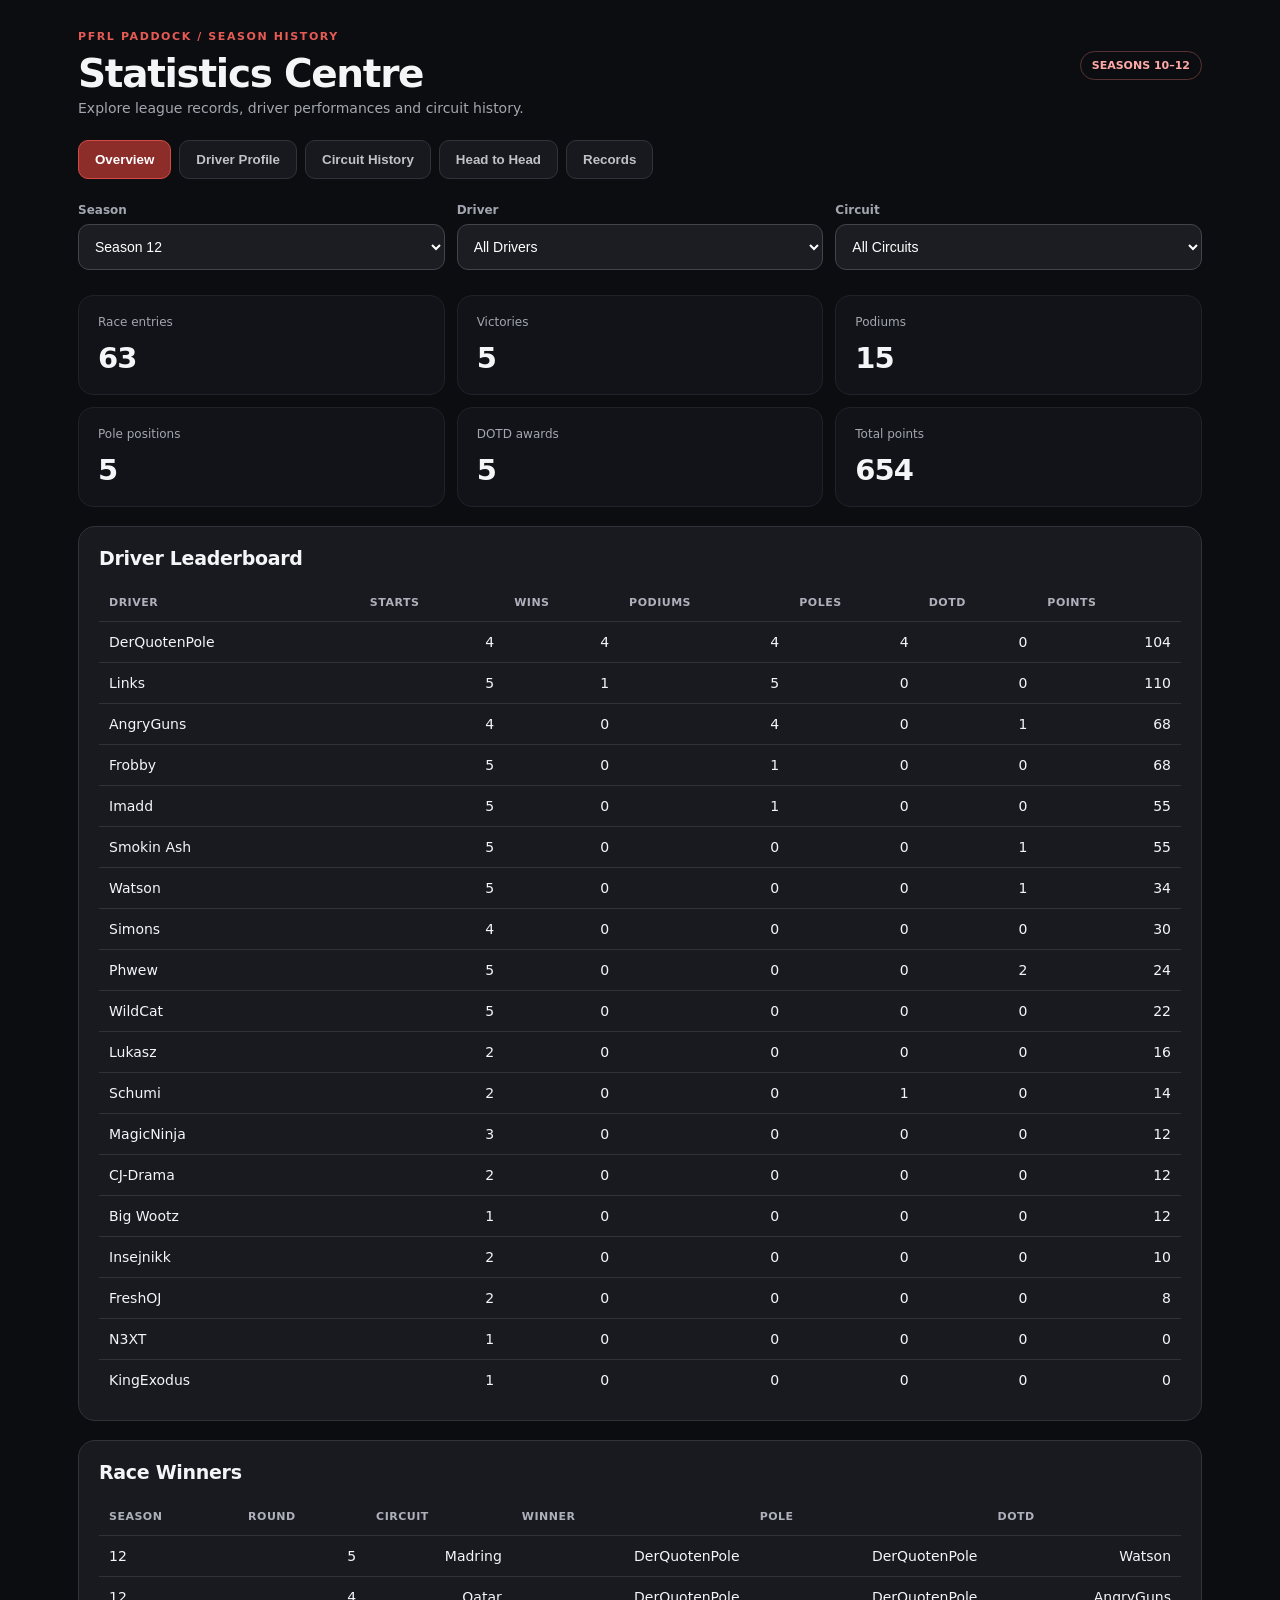
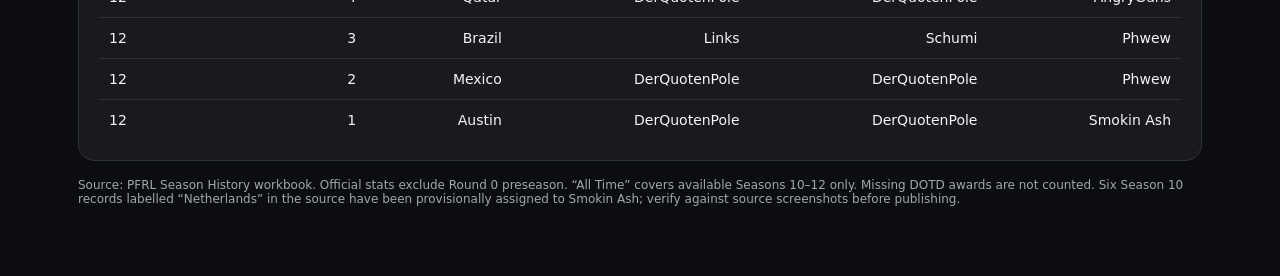
<file: index.html.html>
<!doctype html><html lang="en"><head><meta charset="utf-8"><meta name="viewport" content="width=device-width,initial-scale=1"><title>PFRL | Statistics Centre</title><style>
:root{color-scheme:dark;--bg:#0c0d10;--panel:#181a1f;--card:#111318;--line:#30333a;--text:#f4f5f7;--muted:#a2a6b0;--accent:#f04a42}*{box-sizing:border-box}body{margin:0;background:var(--bg);color:var(--text);font:14px system-ui,-apple-system,Segoe UI,sans-serif}main{max-width:1160px;margin:auto;padding:30px 18px 70px}.brand{font-size:11px;font-weight:800;letter-spacing:1.6px;color:#e75b55}.top{display:flex;align-items:center;justify-content:space-between;gap:20px}.top h1{font-size:clamp(26px,4vw,39px);letter-spacing:-1.3px;margin:8px 0 4px}.sub{color:var(--muted);margin:0 0 22px}.tag{border:1px solid #5a3434;border-radius:100px;padding:7px 11px;color:#ffaaa6;font-size:11px;font-weight:700}.tabs{display:flex;gap:8px;flex-wrap:wrap;margin:24px 0}.tabs button{background:#17191e;color:#bfc2c9;border:1px solid var(--line);padding:11px 16px;border-radius:10px;cursor:pointer;font-weight:700}.tabs button.active{background:#8d2d2a;border-color:#d44a45;color:white}.filters{display:grid;grid-template-columns:repeat(3,minmax(0,1fr));gap:12px;margin:20px 0 25px}label{display:block;color:var(--muted);font-size:12px;margin-bottom:7px;font-weight:700}select{width:100%;padding:13px 12px;border-radius:11px;background:#1b1d22;color:white;border:1px solid #41444c;font-size:14px}.stats{display:grid;grid-template-columns:repeat(3,1fr);gap:12px}.stat{padding:19px;background:var(--card);border:1px solid #202228;border-radius:15px;min-height:100px}.stat small{color:var(--muted);display:block;font-size:12px}.stat strong{display:block;font-size:29px;letter-spacing:-1px;margin-top:12px}.panel{background:var(--panel);border:1px solid var(--line);border-radius:17px;padding:20px;margin-top:19px}.panel h2{font-size:19px;letter-spacing:-.3px;margin:0 0 15px}.panel p{color:var(--muted)}.tablewrap{overflow-x:auto}table{border-collapse:collapse;width:100%;min-width:550px}th,td{padding:12px 10px;border-bottom:1px solid #303238;text-align:left;white-space:nowrap}th{font-size:11px;color:#aeb1bb;text-transform:uppercase;letter-spacing:.5px}td.num,th.num{text-align:right}tr:last-child td{border-bottom:0}.muted{color:var(--muted)}.note{font-size:12px;color:var(--muted);margin-top:17px}.hidden{display:none}.empty{padding:22px 0;color:var(--muted)}.drivername{font-weight:700}.positive{color:#8bdab1}.bad{color:#ff9b95}.mini{font-size:12px;color:var(--muted)}@media(max-width:680px){main{padding:18px 12px 50px}.filters{grid-template-columns:1fr 1fr}.filters>div:last-child{grid-column:1/-1}.stats{grid-template-columns:repeat(2,1fr)}.panel{padding:14px}.stat{padding:14px;min-height:85px}.stat strong{font-size:24px}.tabs button{padding:10px 11px;font-size:12px}}
</style></head><body><main><div class="top"><div><div class="brand">PFRL PADDOCK / SEASON HISTORY</div><h1>Statistics Centre</h1></div><span class="tag">SEASONS 10–12</span></div><p class="sub">Explore league records, driver performances and circuit history.</p>
<div class="tabs" id="tabs"><button data-tab="overview" class="active">Overview</button><button data-tab="driver">Driver Profile</button><button data-tab="circuit">Circuit History</button><button data-tab="compare">Head to Head</button><button data-tab="records">Records</button></div>
<div class="filters"><div><label for="season">Season</label><select id="season"><option value="all">All Time</option><option value="10">Season 10</option><option value="11">Season 11</option><option value="12" selected>Season 12</option></select></div><div><label for="driver">Driver</label><select id="driver"></select></div><div><label for="circuit">Circuit</label><select id="circuit"></select></div></div>
<section id="content"></section><div class="note">Source: PFRL Season History workbook. Official stats exclude Round 0 preseason. “All Time” covers available Seasons 10–12 only. Missing DOTD awards are not counted. Six Season 10 records labelled “Netherlands” in the source have been provisionally assigned to Smokin Ash; verify against source screenshots before publishing.</div></main>
<script>const DB={"races":[{"season":10,"round":1,"event":"China","winner":"DerQuotenPole","pole":"DerQuotenPole","dotd":null,"entries":14,"finished":12,"dnf":2,"dsq":0,"dns":0},{"season":10,"round":2,"event":"Bahrain","winner":"Thorrie","pole":"Jam","dotd":"Thorrie","entries":15,"finished":12,"dnf":1,"dsq":1,"dns":1},{"season":10,"round":3,"event":"Baku","winner":"DerQuotenPole","pole":"DerQuotenPole","dotd":"Imadd","entries":14,"finished":10,"dnf":4,"dsq":0,"dns":0},{"season":10,"round":4,"event":"Barcelona","winner":"DerQuotenPole","pole":"DerQuotenPole","dotd":"Watson","entries":12,"finished":10,"dnf":2,"dsq":0,"dns":0},{"season":10,"round":5,"event":"Australia","winner":"DerQuotenPole","pole":"DerQuotenPole","dotd":null,"entries":11,"finished":9,"dnf":2,"dsq":0,"dns":0},{"season":10,"round":6,"event":"Hungary","winner":"DerQuotenPole","pole":"DerQuotenPole","dotd":"Anxst","entries":12,"finished":9,"dnf":3,"dsq":0,"dns":0},{"season":11,"round":0,"event":"Barcelona","winner":"Links","pole":"Links","dotd":"AngryGuns","entries":12,"finished":10,"dnf":2,"dsq":0,"dns":0},{"season":11,"round":1,"event":"Monza","winner":"DerQuotenPole","pole":"DerQuotenPole","dotd":"Smokin Ash","entries":13,"finished":13,"dnf":0,"dsq":0,"dns":0},{"season":11,"round":2,"event":"Netherlands","winner":"Links","pole":"Links","dotd":"Watson","entries":12,"finished":10,"dnf":2,"dsq":0,"dns":0},{"season":11,"round":3,"event":"Silverstone","winner":"AngryGuns","pole":"AngryGuns","dotd":"Watson","entries":10,"finished":7,"dnf":1,"dsq":0,"dns":2},{"season":11,"round":4,"event":"Spa-Francorchamps","winner":"Links","pole":"DerQuotenPole","dotd":"Watson","entries":11,"finished":9,"dnf":2,"dsq":0,"dns":0},{"season":11,"round":5,"event":"Las Vegas","winner":"DerQuotenPole","pole":"DerQuotenPole","dotd":"Imadd","entries":16,"finished":14,"dnf":2,"dsq":0,"dns":0},{"season":11,"round":6,"event":"Austria","winner":"DerQuotenPole","pole":"DerQuotenPole","dotd":"CJ-Drama","entries":12,"finished":12,"dnf":0,"dsq":0,"dns":0},{"season":11,"round":7,"event":"Hungary","winner":"Links","pole":"Links","dotd":"Watson","entries":10,"finished":9,"dnf":1,"dsq":0,"dns":0},{"season":11,"round":8,"event":"Abu Dhabi","winner":"Schumi","pole":"Links","dotd":"Imadd","entries":9,"finished":9,"dnf":0,"dsq":0,"dns":0},{"season":11,"round":9,"event":"Monaco","winner":"Links","pole":"Schumi","dotd":"AngryGuns","entries":13,"finished":9,"dnf":4,"dsq":0,"dns":0},{"season":11,"round":10,"event":"Baku","winner":"Links","pole":"Links","dotd":"Frobby","entries":11,"finished":8,"dnf":3,"dsq":0,"dns":0},{"season":12,"round":0,"event":"Spa-Francorchamps","winner":"DerQuotenPole","pole":"DerQuotenPole","dotd":"Frobby","entries":12,"finished":10,"dnf":2,"dsq":0,"dns":0},{"season":12,"round":1,"event":"Austin","winner":"DerQuotenPole","pole":"DerQuotenPole","dotd":"Smokin Ash","entries":15,"finished":11,"dnf":4,"dsq":0,"dns":0},{"season":12,"round":2,"event":"Mexico","winner":"DerQuotenPole","pole":"DerQuotenPole","dotd":"Phwew","entries":11,"finished":11,"dnf":0,"dsq":0,"dns":0},{"season":12,"round":3,"event":"Brazil","winner":"Links","pole":"Schumi","dotd":"Phwew","entries":11,"finished":10,"dnf":1,"dsq":0,"dns":0},{"season":12,"round":4,"event":"Qatar","winner":"DerQuotenPole","pole":"DerQuotenPole","dotd":"AngryGuns","entries":13,"finished":10,"dnf":3,"dsq":0,"dns":0},{"season":12,"round":5,"event":"Madring","winner":"DerQuotenPole","pole":"DerQuotenPole","dotd":"Watson","entries":13,"finished":9,"dnf":4,"dsq":0,"dns":0}],"results":[{"season":10,"round":1,"event":"China","driver":"DerQuotenPole","team":"Red Bull Racing Honda RBPT","qual":1,"qlap":91.69,"grid":1,"position":1,"status":"Finished","points":26,"bestlap":95.911,"laps":0,"notes":null},{"season":10,"round":1,"event":"China","driver":"Jordan","team":"Mercedes","qual":4,"qlap":92.693,"grid":4,"position":2,"status":"Finished","points":21,"bestlap":96.434,"laps":0,"notes":null},{"season":10,"round":1,"event":"China","driver":"Frobby","team":"Racing Bulls Honda RBPT","qual":7,"qlap":92.935,"grid":7,"position":3,"status":"Finished","points":17,"bestlap":96.477,"laps":0,"notes":null},{"season":10,"round":1,"event":"China","driver":"Lil Majin","team":"Ferrari","qual":3,"qlap":92.61,"grid":3,"position":4,"status":"Finished","points":14,"bestlap":96.388,"laps":0,"notes":null},{"season":10,"round":1,"event":"China","driver":"Phwew","team":"McLaren Mercedes","qual":9,"qlap":93.283,"grid":9,"position":5,"status":"Finished","points":12,"bestlap":95.873,"laps":0,"notes":null},{"season":10,"round":1,"event":"China","driver":"AngryGuns","team":"Alpine Renault","qual":2,"qlap":92.537,"grid":2,"position":6,"status":"Finished","points":10,"bestlap":95.552,"laps":0,"notes":null},{"season":10,"round":1,"event":"China","driver":"Watson","team":"Aston Martin Aramco Mercedes","qual":10,"qlap":93.581,"grid":10,"position":7,"status":"Finished","points":9,"bestlap":97.546,"laps":0,"notes":null},{"season":10,"round":1,"event":"China","driver":"GavBoi","team":"Red Bull Racing Honda RBPT","qual":6,"qlap":92.864,"grid":6,"position":8,"status":"Finished","points":8,"bestlap":97.057,"laps":0,"notes":null},{"season":10,"round":1,"event":"China","driver":"Smokin Ash","team":"Racing Bulls Honda RBPT","qual":8,"qlap":93.19,"grid":8,"position":9,"status":"Finished","points":7,"bestlap":96.842,"laps":0,"notes":null},{"season":10,"round":1,"event":"China","driver":"MystiCarl","team":"Kick Sauber Ferrari","qual":11,"qlap":93.903,"grid":11,"position":10,"status":"Finished","points":6,"bestlap":96.543,"laps":0,"notes":null},{"season":10,"round":1,"event":"China","driver":"Percival","team":"Alpine Renault","qual":13,"qlap":94.386,"grid":13,"position":11,"status":"Finished","points":5,"bestlap":97.314,"laps":0,"notes":null},{"season":10,"round":1,"event":"China","driver":"NastyHulk","team":"Haas Ferrari","qual":14,"qlap":102.176,"grid":14,"position":12,"status":"Finished","points":4,"bestlap":103.97,"laps":0,"notes":null},{"season":10,"round":1,"event":"China","driver":"CJ-Drama","team":"Mercedes","qual":12,"qlap":94.145,"grid":12,"position":13,"status":"DNF","points":0,"bestlap":98.898,"laps":0,"notes":null},{"season":10,"round":1,"event":"China","driver":"Anxst","team":"Williams Mercedes","qual":5,"qlap":92.725,"grid":5,"position":14,"status":"DNF","points":0,"bestlap":97.549,"laps":0,"notes":null},{"season":10,"round":2,"event":"Bahrain","driver":"Thorrie","team":"Ferrari","qual":5,"qlap":88.458,"grid":5,"position":1,"status":"Finished","points":26,"bestlap":91.913,"laps":0,"notes":null},{"season":10,"round":2,"event":"Bahrain","driver":"Jam","team":"Haas Ferrari","qual":1,"qlap":87.936,"grid":1,"position":2,"status":"Finished","points":21,"bestlap":90.979,"laps":0,"notes":null},{"season":10,"round":2,"event":"Bahrain","driver":"Frobby","team":"Racing Bulls Honda RBPT","qual":8,"qlap":88.625,"grid":8,"position":3,"status":"Finished","points":17,"bestlap":92.242,"laps":0,"notes":null},{"season":10,"round":2,"event":"Bahrain","driver":"AngryGuns","team":"Alpine Renault","qual":2,"qlap":87.937,"grid":2,"position":4,"status":"Finished","points":14,"bestlap":91.482,"laps":0,"notes":null},{"season":10,"round":2,"event":"Bahrain","driver":"Smokin Ash","team":"Racing Bulls Honda RBPT","qual":6,"qlap":88.502,"grid":6,"position":5,"status":"Finished","points":12,"bestlap":92.658,"laps":0,"notes":null},{"season":10,"round":2,"event":"Bahrain","driver":"Lewis95","team":"McLaren Mercedes","qual":3,"qlap":87.974,"grid":3,"position":6,"status":"Finished","points":10,"bestlap":91.606,"laps":0,"notes":null},{"season":10,"round":2,"event":"Bahrain","driver":"Lukasz","team":"Aston Martin Aramco Mercedes","qual":9,"qlap":88.774,"grid":9,"position":7,"status":"Finished","points":9,"bestlap":91.153,"laps":0,"notes":null},{"season":10,"round":2,"event":"Bahrain","driver":"Watson","team":"Aston Martin Aramco Mercedes","qual":10,"qlap":88.786,"grid":10,"position":8,"status":"Finished","points":8,"bestlap":92.004,"laps":0,"notes":null},{"season":10,"round":2,"event":"Bahrain","driver":"CJ-Drama","team":"Mercedes","qual":11,"qlap":89.409,"grid":11,"position":9,"status":"Finished","points":7,"bestlap":92.437,"laps":0,"notes":null},{"season":10,"round":2,"event":"Bahrain","driver":"MystiCarl","team":"Kick Sauber Ferrari","qual":13,"qlap":89.863,"grid":13,"position":10,"status":"Finished","points":6,"bestlap":92.594,"laps":0,"notes":null},{"season":10,"round":2,"event":"Bahrain","driver":"Percival","team":"Alpine Renault","qual":12,"qlap":89.463,"grid":12,"position":11,"status":"Finished","points":5,"bestlap":93.044,"laps":0,"notes":null},{"season":10,"round":2,"event":"Bahrain","driver":"NastyHulk","team":"Red Bull Racing Honda RBPT","qual":14,"qlap":96.302,"grid":14,"position":12,"status":"Finished","points":4,"bestlap":97.638,"laps":0,"notes":null},{"season":10,"round":2,"event":"Bahrain","driver":"Imadd","team":"Williams Mercedes","qual":7,"qlap":88.532,"grid":7,"position":5,"status":"DSQ","points":0,"bestlap":91.214,"laps":0,"notes":null},{"season":10,"round":2,"event":"Bahrain","driver":"Phwew","team":"McLaren Mercedes","qual":4,"qlap":88.189,"grid":4,"position":14,"status":"DNF","points":0,"bestlap":91.844,"laps":0,"notes":null},{"season":10,"round":2,"event":"Bahrain","driver":"Jordan","team":"Mercedes","qual":null,"qlap":null,"grid":0,"position":15,"status":"DNS","points":0,"bestlap":null,"laps":0,"notes":null},{"season":10,"round":3,"event":"Baku","driver":"DerQuotenPole","team":"Red Bull Racing Honda RBPT","qual":1,"qlap":98.156,"grid":1,"position":1,"status":"Finished","points":26,"bestlap":101.63,"laps":0,"notes":null},{"season":10,"round":3,"event":"Baku","driver":"Frobby","team":"Racing Bulls Honda RBPT","qual":4,"qlap":99.733,"grid":4,"position":2,"status":"Finished","points":21,"bestlap":102.001,"laps":0,"notes":null},{"season":10,"round":3,"event":"Baku","driver":"AngryGuns","team":"Alpine Renault","qual":2,"qlap":99.285,"grid":2,"position":3,"status":"Finished","points":17,"bestlap":102.781,"laps":0,"notes":null},{"season":10,"round":3,"event":"Baku","driver":"Imadd","team":"Williams Mercedes","qual":14,"qlap":null,"grid":14,"position":4,"status":"Finished","points":14,"bestlap":102.817,"laps":0,"notes":null},{"season":10,"round":3,"event":"Baku","driver":"CJ-Drama","team":"Mercedes","qual":9,"qlap":100.504,"grid":9,"position":5,"status":"Finished","points":12,"bestlap":102.292,"laps":0,"notes":null},{"season":10,"round":3,"event":"Baku","driver":"Thorrie","team":"Ferrari","qual":11,"qlap":101.357,"grid":11,"position":6,"status":"Finished","points":10,"bestlap":104.287,"laps":0,"notes":null},{"season":10,"round":3,"event":"Baku","driver":"MystiCarl","team":"Kick Sauber Ferrari","qual":10,"qlap":100.665,"grid":10,"position":7,"status":"Finished","points":9,"bestlap":104.166,"laps":0,"notes":null},{"season":10,"round":3,"event":"Baku","driver":"Lukasz","team":"Aston Martin Aramco Mercedes","qual":7,"qlap":100.39,"grid":7,"position":8,"status":"Finished","points":8,"bestlap":103.399,"laps":0,"notes":null},{"season":10,"round":3,"event":"Baku","driver":"Percival","team":"Alpine Renault","qual":12,"qlap":101.734,"grid":12,"position":9,"status":"Finished","points":7,"bestlap":104.531,"laps":0,"notes":null},{"season":10,"round":3,"event":"Baku","driver":"GavBoi","team":"Red Bull Racing Honda RBPT","qual":3,"qlap":99.511,"grid":3,"position":10,"status":"Finished","points":6,"bestlap":102.754,"laps":0,"notes":null},{"season":10,"round":3,"event":"Baku","driver":"Smokin Ash","team":"Racing Bulls Honda RBPT","qual":5,"qlap":99.797,"grid":5,"position":11,"status":"DNF","points":0,"bestlap":103.147,"laps":0,"notes":null},{"season":10,"round":3,"event":"Baku","driver":"Anxst","team":"Williams Mercedes","qual":8,"qlap":100.406,"grid":8,"position":12,"status":"DNF","points":0,"bestlap":125.16,"laps":0,"notes":null},{"season":10,"round":3,"event":"Baku","driver":"NastyHulk","team":"McLaren Mercedes","qual":13,"qlap":108.769,"grid":13,"position":13,"status":"DNF","points":0,"bestlap":null,"laps":0,"notes":null},{"season":10,"round":3,"event":"Baku","driver":"Watson","team":"Aston Martin Aramco Mercedes","qual":6,"qlap":99.884,"grid":6,"position":14,"status":"DNF","points":0,"bestlap":103.886,"laps":0,"notes":null},{"season":10,"round":4,"event":"Barcelona","driver":"DerQuotenPole","team":"Red Bull Racing Honda RBPT","qual":1,"qlap":71.725,"grid":1,"position":1,"status":"Finished","points":26,"bestlap":74.616,"laps":0,"notes":null},{"season":10,"round":4,"event":"Barcelona","driver":"Frobby","team":"Racing Bulls Honda RBPT","qual":4,"qlap":72.644,"grid":4,"position":2,"status":"Finished","points":21,"bestlap":75.591,"laps":0,"notes":null},{"season":10,"round":4,"event":"Barcelona","driver":"AngryGuns","team":"Alpine Renault","qual":2,"qlap":72.559,"grid":2,"position":3,"status":"Finished","points":17,"bestlap":75.366,"laps":0,"notes":null},{"season":10,"round":4,"event":"Barcelona","driver":"GavBoi","team":"Red Bull Racing Honda RBPT","qual":5,"qlap":72.823,"grid":5,"position":4,"status":"Finished","points":14,"bestlap":76.198,"laps":0,"notes":null},{"season":10,"round":4,"event":"Barcelona","driver":"Watson","team":"Aston Martin Aramco Mercedes","qual":9,"qlap":73.47,"grid":12,"position":5,"status":"Finished","points":12,"bestlap":75.677,"laps":0,"notes":null},{"season":10,"round":4,"event":"Barcelona","driver":"Smokin Ash","team":"Racing Bulls Honda RBPT","qual":7,"qlap":72.858,"grid":7,"position":6,"status":"Finished","points":10,"bestlap":76.364,"laps":0,"notes":null},{"season":10,"round":4,"event":"Barcelona","driver":"CJ-Drama","team":"Mercedes","qual":8,"qlap":73.01,"grid":8,"position":7,"status":"Finished","points":9,"bestlap":74.652,"laps":0,"notes":null},{"season":10,"round":4,"event":"Barcelona","driver":"Percival","team":"Alpine Renault","qual":11,"qlap":73.918,"grid":10,"position":8,"status":"Finished","points":8,"bestlap":76.124,"laps":0,"notes":null},{"season":10,"round":4,"event":"Barcelona","driver":"MystiCarl","team":"Kick Sauber Ferrari","qual":10,"qlap":73.726,"grid":9,"position":9,"status":"Finished","points":7,"bestlap":76.151,"laps":0,"notes":null},{"season":10,"round":4,"event":"Barcelona","driver":"NastyHulk","team":"Reserve","qual":12,"qlap":79.867,"grid":11,"position":10,"status":"Finished","points":6,"bestlap":80.319,"laps":0,"notes":null},{"season":10,"round":4,"event":"Barcelona","driver":"Anxst","team":"Williams Mercedes","qual":3,"qlap":72.638,"grid":3,"position":11,"status":"DNF","points":0,"bestlap":75.779,"laps":0,"notes":null},{"season":10,"round":4,"event":"Barcelona","driver":"Lil Majin","team":"Ferrari","qual":6,"qlap":72.843,"grid":6,"position":12,"status":"DNF","points":0,"bestlap":74.992,"laps":0,"notes":null},{"season":10,"round":5,"event":"Australia","driver":"DerQuotenPole","team":"Red Bull Racing Honda RBPT","qual":1,"qlap":75.344,"grid":1,"position":1,"status":"Finished","points":26,"bestlap":77.402,"laps":0,"notes":null},{"season":10,"round":5,"event":"Australia","driver":"AngryGuns","team":"Alpine Renault","qual":2,"qlap":75.949,"grid":2,"position":2,"status":"Finished","points":21,"bestlap":78.942,"laps":0,"notes":null},{"season":10,"round":5,"event":"Australia","driver":"Imadd","team":"Williams Mercedes","qual":4,"qlap":76.473,"grid":4,"position":3,"status":"Finished","points":17,"bestlap":80.944,"laps":0,"notes":null},{"season":10,"round":5,"event":"Australia","driver":"Watson","team":"Aston Martin Aramco Mercedes","qual":6,"qlap":76.933,"grid":6,"position":4,"status":"Finished","points":14,"bestlap":79.818,"laps":0,"notes":null},{"season":10,"round":5,"event":"Australia","driver":"Smokin Ash","team":"Racing Bulls Honda RBPT","qual":7,"qlap":77.148,"grid":7,"position":5,"status":"Finished","points":12,"bestlap":81.399,"laps":0,"notes":null},{"season":10,"round":5,"event":"Australia","driver":"Percival","team":"Alpine Renault","qual":10,"qlap":78.618,"grid":10,"position":6,"status":"Finished","points":10,"bestlap":82.218,"laps":0,"notes":null},{"season":10,"round":5,"event":"Australia","driver":"MystiCarl","team":"Kick Sauber Ferrari","qual":8,"qlap":77.945,"grid":8,"position":7,"status":"Finished","points":9,"bestlap":79.388,"laps":0,"notes":null},{"season":10,"round":5,"event":"Australia","driver":"Reaper","team":"Ferrari","qual":9,"qlap":78.5,"grid":9,"position":8,"status":"Finished","points":8,"bestlap":81.779,"laps":0,"notes":null},{"season":10,"round":5,"event":"Australia","driver":"NastyHulk","team":"McLaren Mercedes","qual":11,"qlap":83.981,"grid":11,"position":9,"status":"Finished","points":7,"bestlap":86.564,"laps":0,"notes":null},{"season":10,"round":5,"event":"Australia","driver":"Frobby","team":"Racing Bulls Honda RBPT","qual":5,"qlap":76.658,"grid":5,"position":10,"status":"DNF","points":0,"bestlap":null,"laps":0,"notes":null},{"season":10,"round":5,"event":"Australia","driver":"GavBoi","team":"Red Bull Racing Honda RBPT","qual":3,"qlap":76.463,"grid":3,"position":11,"status":"DNF","points":0,"bestlap":null,"laps":0,"notes":null},{"season":10,"round":6,"event":"Hungary","driver":"DerQuotenPole","team":"Red Bull Racing Honda RBPT","qual":1,"qlap":74.717,"grid":1,"position":1,"status":"Finished","points":26,"bestlap":77.911,"laps":0,"notes":null},{"season":10,"round":6,"event":"Hungary","driver":"Anxst","team":"Williams Mercedes","qual":3,"qlap":75.98,"grid":3,"position":2,"status":"Finished","points":21,"bestlap":78.047,"laps":0,"notes":null},{"season":10,"round":6,"event":"Hungary","driver":"AngryGuns","team":"Alpine Renault","qual":2,"qlap":75.55,"grid":2,"position":3,"status":"Finished","points":17,"bestlap":79.214,"laps":0,"notes":null},{"season":10,"round":6,"event":"Hungary","driver":"GavBoi","team":"Red Bull Racing Honda RBPT","qual":5,"qlap":76.087,"grid":5,"position":4,"status":"Finished","points":14,"bestlap":79.513,"laps":0,"notes":null},{"season":10,"round":6,"event":"Hungary","driver":"Frobby","team":"Racing Bulls Honda RBPT","qual":4,"qlap":76.025,"grid":4,"position":5,"status":"Finished","points":12,"bestlap":78.545,"laps":0,"notes":null},{"season":10,"round":6,"event":"Hungary","driver":"Watson","team":"Aston Martin Aramco Mercedes","qual":7,"qlap":76.307,"grid":7,"position":6,"status":"Finished","points":10,"bestlap":79.838,"laps":0,"notes":null},{"season":10,"round":6,"event":"Hungary","driver":"Smokin Ash","team":"Racing Bulls Honda RBPT","qual":8,"qlap":76.722,"grid":8,"position":7,"status":"Finished","points":9,"bestlap":79.104,"laps":0,"notes":null},{"season":10,"round":6,"event":"Hungary","driver":"MystiCarl","team":"Kick Sauber Ferrari","qual":10,"qlap":77.641,"grid":10,"position":8,"status":"Finished","points":8,"bestlap":79.729,"laps":0,"notes":null},{"season":10,"round":6,"event":"Hungary","driver":"Reaper","team":"Haas Ferrari","qual":9,"qlap":77.283,"grid":9,"position":9,"status":"Finished","points":7,"bestlap":80.779,"laps":0,"notes":null},{"season":10,"round":6,"event":"Hungary","driver":"Imadd","team":"Williams Mercedes","qual":6,"qlap":76.269,"grid":6,"position":10,"status":"DNF","points":0,"bestlap":79.486,"laps":0,"notes":null},{"season":10,"round":6,"event":"Hungary","driver":"CJ-Drama","team":"Mercedes","qual":11,"qlap":80.372,"grid":11,"position":11,"status":"DNF","points":0,"bestlap":80.779,"laps":0,"notes":null},{"season":10,"round":6,"event":"Hungary","driver":"NastyHulk","team":"McLaren Mercedes","qual":12,"qlap":83.519,"grid":12,"position":12,"status":"DNF","points":0,"bestlap":91.781,"laps":0,"notes":null},{"season":11,"round":0,"event":"Barcelona","driver":"Lukasz","team":"Aston Martin","qual":9,"qlap":75.133,"grid":9,"position":8,"status":"Finished","points":0,"bestlap":77.087,"laps":null,"notes":null},{"season":11,"round":0,"event":"Barcelona","driver":"Simons","team":"Aston Martin","qual":12,"qlap":75.508,"grid":12,"position":7,"status":"Finished","points":0,"bestlap":77.504,"laps":null,"notes":null},{"season":11,"round":0,"event":"Barcelona","driver":"CJ-Drama","team":"Ferrari","qual":8,"qlap":74.86,"grid":8,"position":12,"status":"DNF","points":0,"bestlap":null,"laps":0,"notes":null},{"season":11,"round":0,"event":"Barcelona","driver":"Frobby","team":"Ferrari","qual":2,"qlap":74.071,"grid":2,"position":11,"status":"DNF","points":0,"bestlap":76.429,"laps":30,"notes":null},{"season":11,"round":0,"event":"Barcelona","driver":"AngryGuns","team":"McLaren","qual":10,"qlap":75.156,"grid":10,"position":9,"status":"Finished","points":0,"bestlap":75,"laps":null,"notes":null},{"season":11,"round":0,"event":"Barcelona","driver":"Watson","team":"Mercedes","qual":4,"qlap":74.184,"grid":4,"position":6,"status":"Finished","points":0,"bestlap":76.25,"laps":null,"notes":null},{"season":11,"round":0,"event":"Barcelona","driver":"Anxst","team":"Racing Bulls","qual":3,"qlap":74.114,"grid":3,"position":3,"status":"Finished","points":0,"bestlap":76.754,"laps":null,"notes":null},{"season":11,"round":0,"event":"Barcelona","driver":"Imadd","team":"Racing Bulls","qual":6,"qlap":74.394,"grid":6,"position":4,"status":"Finished","points":0,"bestlap":77.005,"laps":null,"notes":null},{"season":11,"round":0,"event":"Barcelona","driver":"Phwew","team":"Red Bull","qual":5,"qlap":74.357,"grid":5,"position":2,"status":"Finished","points":0,"bestlap":76.391,"laps":null,"notes":null},{"season":11,"round":0,"event":"Barcelona","driver":"Smokin Ash","team":"Red Bull","qual":7,"qlap":74.554,"grid":7,"position":5,"status":"Finished","points":0,"bestlap":76.838,"laps":null,"notes":null},{"season":11,"round":0,"event":"Barcelona","driver":"Links","team":"Williams","qual":1,"qlap":73.609,"grid":1,"position":1,"status":"Finished","points":0,"bestlap":76.23,"laps":33,"notes":null},{"season":11,"round":0,"event":"Barcelona","driver":"Reaper","team":"Williams","qual":11,"qlap":75.498,"grid":11,"position":10,"status":"Finished","points":0,"bestlap":77.352,"laps":null,"notes":null},{"season":11,"round":1,"event":"Monza","driver":"Percival","team":"Alpine","qual":11,"qlap":81.671,"grid":11,"position":10,"status":"Finished","points":6,"bestlap":83.774,"laps":27,"notes":null},{"season":11,"round":1,"event":"Monza","driver":"Lukasz","team":"Aston Martin","qual":9,"qlap":81.207,"grid":9,"position":11,"status":"Finished","points":5,"bestlap":83.112,"laps":27,"notes":null},{"season":11,"round":1,"event":"Monza","driver":"CJ-Drama","team":"Ferrari","qual":8,"qlap":80.999,"grid":8,"position":9,"status":"Finished","points":7,"bestlap":83.304,"laps":27,"notes":null},{"season":11,"round":1,"event":"Monza","driver":"Frobby","team":"Ferrari","qual":4,"qlap":80.432,"grid":4,"position":3,"status":"Finished","points":17,"bestlap":82.439,"laps":27,"notes":null},{"season":11,"round":1,"event":"Monza","driver":"DerQuotenPole","team":"Haas","qual":1,"qlap":79.264,"grid":1,"position":1,"status":"Finished","points":26,"bestlap":80.719,"laps":27,"notes":null},{"season":11,"round":1,"event":"Monza","driver":"AngryGuns","team":"McLaren","qual":3,"qlap":80.133,"grid":3,"position":2,"status":"Finished","points":21,"bestlap":82.204,"laps":27,"notes":null},{"season":11,"round":1,"event":"Monza","driver":"NastyHulk","team":"McLaren","qual":13,"qlap":89.05,"grid":13,"position":13,"status":"Finished","points":3,"bestlap":87.566,"laps":24,"notes":null},{"season":11,"round":1,"event":"Monza","driver":"Schumi","team":"Mercedes","qual":6,"qlap":80.722,"grid":6,"position":5,"status":"Finished","points":12,"bestlap":82.36,"laps":27,"notes":null},{"season":11,"round":1,"event":"Monza","driver":"Watson","team":"Mercedes","qual":10,"qlap":81.464,"grid":10,"position":7,"status":"Finished","points":9,"bestlap":83.3,"laps":27,"notes":null},{"season":11,"round":1,"event":"Monza","driver":"Imadd","team":"Racing Bulls","qual":7,"qlap":80.877,"grid":7,"position":8,"status":"Finished","points":8,"bestlap":83.025,"laps":27,"notes":null},{"season":11,"round":1,"event":"Monza","driver":"Smokin Ash","team":"Red Bull","qual":5,"qlap":80.663,"grid":5,"position":6,"status":"Finished","points":10,"bestlap":82.742,"laps":27,"notes":null},{"season":11,"round":1,"event":"Monza","driver":"Links","team":"Williams","qual":2,"qlap":79.812,"grid":2,"position":4,"status":"Finished","points":14,"bestlap":81.939,"laps":27,"notes":null},{"season":11,"round":1,"event":"Monza","driver":"Reaper","team":"Williams","qual":12,"qlap":82.494,"grid":12,"position":12,"status":"Finished","points":4,"bestlap":84.541,"laps":26,"notes":null},{"season":11,"round":2,"event":"Netherlands","driver":"Percival","team":"Alpine","qual":10,"qlap":71.794,"grid":10,"position":5,"status":"Finished","points":12,"bestlap":84.532,"laps":36,"notes":null},{"season":11,"round":2,"event":"Netherlands","driver":"Lukasz","team":"Aston Martin","qual":9,"qlap":71.724,"grid":9,"position":10,"status":"Finished","points":6,"bestlap":84.642,"laps":35,"notes":null},{"season":11,"round":2,"event":"Netherlands","driver":"You Reds","team":"Audi","qual":12,"qlap":75.744,"grid":12,"position":9,"status":"Finished","points":7,"bestlap":84.644,"laps":35,"notes":null},{"season":11,"round":2,"event":"Netherlands","driver":"CJ-Drama","team":"Ferrari","qual":4,"qlap":71.164,"grid":4,"position":4,"status":"Finished","points":14,"bestlap":83.46,"laps":36,"notes":null},{"season":11,"round":2,"event":"Netherlands","driver":"Frobby","team":"Ferrari","qual":2,"qlap":70.547,"grid":2,"position":12,"status":"DNF","points":0,"bestlap":84.282,"laps":9,"notes":null},{"season":11,"round":2,"event":"Netherlands","driver":"MystiCarl","team":"Haas","qual":11,"qlap":72.112,"grid":11,"position":7,"status":"Finished","points":9,"bestlap":84.232,"laps":35,"notes":null},{"season":11,"round":2,"event":"Netherlands","driver":"AngryGuns","team":"McLaren","qual":3,"qlap":70.791,"grid":3,"position":2,"status":"Finished","points":21,"bestlap":82.652,"laps":36,"notes":null},{"season":11,"round":2,"event":"Netherlands","driver":"Watson","team":"Mercedes","qual":8,"qlap":71.631,"grid":8,"position":3,"status":"Finished","points":17,"bestlap":83.648,"laps":36,"notes":null},{"season":11,"round":2,"event":"Netherlands","driver":"Imadd","team":"Racing Bulls","qual":5,"qlap":71.186,"grid":5,"position":8,"status":"Finished","points":8,"bestlap":84.12,"laps":35,"notes":null},{"season":11,"round":2,"event":"Netherlands","driver":"Phwew","team":"Red Bull","qual":6,"qlap":71.24,"grid":6,"position":11,"status":"DNF","points":0,"bestlap":82.804,"laps":32,"notes":null},{"season":11,"round":2,"event":"Netherlands","driver":"Smokin Ash","team":"Red Bull","qual":7,"qlap":71.413,"grid":7,"position":6,"status":"Finished","points":10,"bestlap":83.967,"laps":35,"notes":null},{"season":11,"round":2,"event":"Netherlands","driver":"Links","team":"Williams","qual":1,"qlap":70.413,"grid":1,"position":1,"status":"Finished","points":26,"bestlap":81.375,"laps":36,"notes":null},{"season":11,"round":3,"event":"Silverstone","driver":"Percival","team":"Alpine","qual":7,"qlap":89.85,"grid":7,"position":6,"status":"Finished","points":10,"bestlap":104.217,"laps":26,"notes":null},{"season":11,"round":3,"event":"Silverstone","driver":"Simons","team":"Aston Martin","qual":0,"qlap":null,"grid":null,"position":null,"status":"DNS","points":0,"bestlap":null,"laps":0,"notes":null},{"season":11,"round":3,"event":"Silverstone","driver":"CJ-Drama","team":"Ferrari","qual":0,"qlap":null,"grid":null,"position":null,"status":"DNS","points":0,"bestlap":null,"laps":0,"notes":null},{"season":11,"round":3,"event":"Silverstone","driver":"Frobby","team":"Ferrari","qual":4,"qlap":88.71,"grid":4,"position":4,"status":"Finished","points":14,"bestlap":102.572,"laps":26,"notes":null},{"season":11,"round":3,"event":"Silverstone","driver":"AngryGuns","team":"McLaren","qual":1,"qlap":87.908,"grid":1,"position":1,"status":"Finished","points":26,"bestlap":101.514,"laps":26,"notes":null},{"season":11,"round":3,"event":"Silverstone","driver":"NastyHulk","team":"McLaren","qual":8,"qlap":100.454,"grid":8,"position":7,"status":"Finished","points":9,"bestlap":111.527,"laps":26,"notes":null},{"season":11,"round":3,"event":"Silverstone","driver":"Watson","team":"Mercedes","qual":6,"qlap":89.471,"grid":6,"position":2,"status":"Finished","points":21,"bestlap":101.092,"laps":26,"notes":null},{"season":11,"round":3,"event":"Silverstone","driver":"Imadd","team":"Racing Bulls","qual":5,"qlap":89.306,"grid":5,"position":5,"status":"Finished","points":12,"bestlap":102.402,"laps":26,"notes":null},{"season":11,"round":3,"event":"Silverstone","driver":"Phwew","team":"Red Bull","qual":3,"qlap":88.33,"grid":3,"position":8,"status":"DNF","points":0,"bestlap":102.638,"laps":0,"notes":null},{"season":11,"round":3,"event":"Silverstone","driver":"Links","team":"Williams","qual":2,"qlap":88.037,"grid":2,"position":3,"status":"Finished","points":17,"bestlap":101.395,"laps":26,"notes":null},{"season":11,"round":4,"event":"Spa-Francorchamps","driver":"Percival","team":"Alpine","qual":11,"qlap":107.934,"grid":11,"position":7,"status":"Finished","points":9,"bestlap":121.527,"laps":22,"notes":null},{"season":11,"round":4,"event":"Spa-Francorchamps","driver":"CJ-Drama","team":"Ferrari","qual":7,"qlap":106.403,"grid":7,"position":9,"status":"Finished","points":7,"bestlap":119.811,"laps":22,"notes":null},{"season":11,"round":4,"event":"Spa-Francorchamps","driver":"Frobby","team":"Ferrari","qual":8,"qlap":106.561,"grid":8,"position":6,"status":"Finished","points":10,"bestlap":120.918,"laps":22,"notes":null},{"season":11,"round":4,"event":"Spa-Francorchamps","driver":"DerQuotenPole","team":"Haas","qual":1,"qlap":104.824,"grid":1,"position":10,"status":"DNF","points":0,"bestlap":118.56,"laps":14,"notes":null},{"season":11,"round":4,"event":"Spa-Francorchamps","driver":"AngryGuns","team":"McLaren","qual":3,"qlap":105.507,"grid":3,"position":2,"status":"Finished","points":21,"bestlap":119.829,"laps":22,"notes":null},{"season":11,"round":4,"event":"Spa-Francorchamps","driver":"Watson","team":"Mercedes","qual":9,"qlap":106.607,"grid":9,"position":3,"status":"Finished","points":17,"bestlap":119.931,"laps":22,"notes":null},{"season":11,"round":4,"event":"Spa-Francorchamps","driver":"Anxst","team":"Racing Bulls","qual":4,"qlap":106.038,"grid":4,"position":11,"status":"DNF","points":0,"bestlap":121.794,"laps":12,"notes":null},{"season":11,"round":4,"event":"Spa-Francorchamps","driver":"Imadd","team":"Racing Bulls","qual":10,"qlap":106.98,"grid":10,"position":4,"status":"Finished","points":14,"bestlap":120.125,"laps":22,"notes":null},{"season":11,"round":4,"event":"Spa-Francorchamps","driver":"Phwew","team":"Red Bull","qual":5,"qlap":106.157,"grid":5,"position":5,"status":"Finished","points":12,"bestlap":120.429,"laps":22,"notes":null},{"season":11,"round":4,"event":"Spa-Francorchamps","driver":"Smokin Ash","team":"Red Bull","qual":6,"qlap":106.267,"grid":6,"position":8,"status":"Finished","points":8,"bestlap":120.926,"laps":22,"notes":null},{"season":11,"round":4,"event":"Spa-Francorchamps","driver":"Links","team":"Williams","qual":2,"qlap":105.438,"grid":2,"position":1,"status":"Finished","points":26,"bestlap":118.524,"laps":22,"notes":null},{"season":11,"round":5,"event":"Las Vegas","driver":"Percival","team":"Alpine","qual":13,"qlap":93.908,"grid":13,"position":16,"status":"DNF","points":0,"bestlap":98.62,"laps":2,"notes":null},{"season":11,"round":5,"event":"Las Vegas","driver":"Lukasz","team":"Aston Martin","qual":12,"qlap":93.511,"grid":12,"position":11,"status":"Finished","points":5,"bestlap":96.963,"laps":25,"notes":null},{"season":11,"round":5,"event":"Las Vegas","driver":"Jordan","team":"Audi","qual":8,"qlap":93.193,"grid":8,"position":3,"status":"Finished","points":17,"bestlap":94.6,"laps":25,"notes":null},{"season":11,"round":5,"event":"Las Vegas","driver":"FreshOJ","team":"Cadillac","qual":5,"qlap":92.91,"grid":5,"position":12,"status":"Finished","points":4,"bestlap":94.96,"laps":25,"notes":null},{"season":11,"round":5,"event":"Las Vegas","driver":"Olus The Best","team":"Cadillac","qual":10,"qlap":93.241,"grid":10,"position":10,"status":"Finished","points":6,"bestlap":96.525,"laps":25,"notes":null},{"season":11,"round":5,"event":"Las Vegas","driver":"CJ-Drama","team":"Ferrari","qual":16,"qlap":null,"grid":16,"position":14,"status":"Finished","points":2,"bestlap":94.239,"laps":24,"notes":null},{"season":11,"round":5,"event":"Las Vegas","driver":"Frobby","team":"Ferrari","qual":4,"qlap":92.706,"grid":4,"position":2,"status":"Finished","points":21,"bestlap":95.038,"laps":25,"notes":null},{"season":11,"round":5,"event":"Las Vegas","driver":"DerQuotenPole","team":"Haas","qual":1,"qlap":92.051,"grid":1,"position":1,"status":"Finished","points":26,"bestlap":94.937,"laps":25,"notes":null},{"season":11,"round":5,"event":"Las Vegas","driver":"MystiCarl","team":"Haas","qual":14,"qlap":94.067,"grid":14,"position":13,"status":"Finished","points":3,"bestlap":95.878,"laps":25,"notes":null},{"season":11,"round":5,"event":"Las Vegas","driver":"AngryGuns","team":"McLaren","qual":3,"qlap":92.545,"grid":3,"position":9,"status":"Finished","points":7,"bestlap":94.511,"laps":25,"notes":null},{"season":11,"round":5,"event":"Las Vegas","driver":"NastyHulk","team":"McLaren","qual":15,"qlap":99.439,"grid":15,"position":15,"status":"DNF","points":0,"bestlap":103.782,"laps":8,"notes":null},{"season":11,"round":5,"event":"Las Vegas","driver":"Watson","team":"Mercedes","qual":7,"qlap":92.968,"grid":7,"position":8,"status":"Finished","points":8,"bestlap":95.754,"laps":25,"notes":null},{"season":11,"round":5,"event":"Las Vegas","driver":"Anxst","team":"Racing Bulls","qual":6,"qlap":92.927,"grid":6,"position":7,"status":"Finished","points":9,"bestlap":95.649,"laps":25,"notes":null},{"season":11,"round":5,"event":"Las Vegas","driver":"Imadd","team":"Racing Bulls","qual":11,"qlap":93.42,"grid":11,"position":5,"status":"Finished","points":12,"bestlap":95.779,"laps":25,"notes":null},{"season":11,"round":5,"event":"Las Vegas","driver":"Smokin Ash","team":"Red Bull","qual":9,"qlap":93.239,"grid":9,"position":6,"status":"Finished","points":10,"bestlap":95.821,"laps":25,"notes":null},{"season":11,"round":5,"event":"Las Vegas","driver":"Links","team":"Williams","qual":2,"qlap":92.286,"grid":2,"position":4,"status":"Finished","points":14,"bestlap":94.572,"laps":25,"notes":null},{"season":11,"round":6,"event":"Austria","driver":"Percival","team":"Alpine","qual":11,"qlap":66.602,"grid":10,"position":11,"status":"Finished","points":5,"bestlap":68.076,"laps":35,"notes":null},{"season":11,"round":6,"event":"Austria","driver":"CJ-Drama","team":"Ferrari","qual":7,"qlap":65.645,"grid":12,"position":9,"status":"Finished","points":7,"bestlap":67.198,"laps":36,"notes":null},{"season":11,"round":6,"event":"Austria","driver":"Frobby","team":"Ferrari","qual":3,"qlap":65.269,"grid":3,"position":4,"status":"Finished","points":14,"bestlap":67.347,"laps":36,"notes":null},{"season":11,"round":6,"event":"Austria","driver":"DerQuotenPole","team":"Haas","qual":1,"qlap":64.416,"grid":1,"position":1,"status":"Finished","points":26,"bestlap":66.521,"laps":36,"notes":null},{"season":11,"round":6,"event":"Austria","driver":"MystiCarl","team":"Haas","qual":10,"qlap":66.542,"grid":9,"position":10,"status":"Finished","points":6,"bestlap":67.822,"laps":35,"notes":null},{"season":11,"round":6,"event":"Austria","driver":"AngryGuns","team":"McLaren","qual":4,"qlap":65.433,"grid":4,"position":3,"status":"Finished","points":17,"bestlap":67.34,"laps":36,"notes":null},{"season":11,"round":6,"event":"Austria","driver":"NastyHulk","team":"McLaren","qual":12,"qlap":69.596,"grid":11,"position":12,"status":"Finished","points":4,"bestlap":70.791,"laps":34,"notes":null},{"season":11,"round":6,"event":"Austria","driver":"Schumi","team":"Mercedes","qual":6,"qlap":65.53,"grid":6,"position":5,"status":"Finished","points":12,"bestlap":67.549,"laps":36,"notes":null},{"season":11,"round":6,"event":"Austria","driver":"Watson","team":"Mercedes","qual":9,"qlap":65.813,"grid":8,"position":7,"status":"Finished","points":9,"bestlap":68.145,"laps":36,"notes":null},{"season":11,"round":6,"event":"Austria","driver":"Imadd","team":"Racing Bulls","qual":5,"qlap":65.511,"grid":5,"position":6,"status":"Finished","points":10,"bestlap":67.468,"laps":36,"notes":null},{"season":11,"round":6,"event":"Austria","driver":"Smokin Ash","team":"Red Bull","qual":8,"qlap":65.797,"grid":7,"position":8,"status":"Finished","points":8,"bestlap":67.819,"laps":36,"notes":null},{"season":11,"round":6,"event":"Austria","driver":"Links","team":"Williams","qual":2,"qlap":64.712,"grid":2,"position":2,"status":"Finished","points":21,"bestlap":67.126,"laps":36,"notes":null},{"season":11,"round":7,"event":"Hungary","driver":"Percival","team":"Alpine","qual":8,"qlap":77.901,"grid":8,"position":8,"status":"Finished","points":8,"bestlap":80.403,"laps":35,"notes":null},{"season":11,"round":7,"event":"Hungary","driver":"Simons","team":"Aston Martin","qual":10,"qlap":78.609,"grid":10,"position":9,"status":"Finished","points":7,"bestlap":80.895,"laps":34,"notes":null},{"season":11,"round":7,"event":"Hungary","driver":"Jordan","team":"Audi","qual":5,"qlap":76.934,"grid":5,"position":3,"status":"Finished","points":17,"bestlap":79.321,"laps":35,"notes":null},{"season":11,"round":7,"event":"Hungary","driver":"CJ-Drama","team":"Ferrari","qual":4,"qlap":76.932,"grid":4,"position":10,"status":"DNF","points":0,"bestlap":78.865,"laps":14,"notes":null},{"season":11,"round":7,"event":"Hungary","driver":"Frobby","team":"Ferrari","qual":2,"qlap":76.493,"grid":2,"position":2,"status":"Finished","points":21,"bestlap":78.868,"laps":35,"notes":null},{"season":11,"round":7,"event":"Hungary","driver":"AngryGuns","team":"McLaren","qual":3,"qlap":76.745,"grid":3,"position":4,"status":"Finished","points":14,"bestlap":79.499,"laps":35,"notes":null},{"season":11,"round":7,"event":"Hungary","driver":"Watson","team":"Mercedes","qual":9,"qlap":78.239,"grid":9,"position":5,"status":"Finished","points":12,"bestlap":79,"laps":35,"notes":null},{"season":11,"round":7,"event":"Hungary","driver":"Imadd","team":"Racing Bulls","qual":7,"qlap":77.061,"grid":7,"position":7,"status":"Finished","points":9,"bestlap":79.242,"laps":35,"notes":null},{"season":11,"round":7,"event":"Hungary","driver":"Smokin Ash","team":"Red Bull","qual":6,"qlap":76.989,"grid":6,"position":6,"status":"Finished","points":10,"bestlap":79.507,"laps":35,"notes":null},{"season":11,"round":7,"event":"Hungary","driver":"Links","team":"Williams","qual":1,"qlap":76.212,"grid":1,"position":1,"status":"Finished","points":26,"bestlap":79.204,"laps":35,"notes":null},{"season":11,"round":8,"event":"Abu Dhabi","driver":"Percival","team":"Alpine","qual":8,"qlap":85.456,"grid":8,"position":9,"status":"Finished","points":7,"bestlap":87.967,"laps":0,"notes":null},{"season":11,"round":8,"event":"Abu Dhabi","driver":"CJ-Drama","team":"Ferrari","qual":7,"qlap":84.669,"grid":7,"position":7,"status":"Finished","points":9,"bestlap":86.879,"laps":0,"notes":null},{"season":11,"round":8,"event":"Abu Dhabi","driver":"Frobby","team":"Ferrari","qual":3,"qlap":83.808,"grid":3,"position":3,"status":"Finished","points":17,"bestlap":85.847,"laps":0,"notes":null},{"season":11,"round":8,"event":"Abu Dhabi","driver":"AngryGuns","team":"McLaren","qual":2,"qlap":83.785,"grid":2,"position":2,"status":"Finished","points":21,"bestlap":86.706,"laps":0,"notes":null},{"season":11,"round":8,"event":"Abu Dhabi","driver":"Schumi","team":"Mercedes","qual":4,"qlap":83.892,"grid":4,"position":1,"status":"Finished","points":26,"bestlap":86.337,"laps":0,"notes":null},{"season":11,"round":8,"event":"Abu Dhabi","driver":"Watson","team":"Mercedes","qual":6,"qlap":84.459,"grid":6,"position":6,"status":"Finished","points":10,"bestlap":86.341,"laps":0,"notes":null},{"season":11,"round":8,"event":"Abu Dhabi","driver":"Imadd","team":"Racing Bulls","qual":9,"qlap":null,"grid":9,"position":5,"status":"Finished","points":12,"bestlap":86.326,"laps":0,"notes":null},{"season":11,"round":8,"event":"Abu Dhabi","driver":"Smokin Ash","team":"Red Bull","qual":5,"qlap":84.235,"grid":5,"position":8,"status":"Finished","points":8,"bestlap":87.106,"laps":0,"notes":null},{"season":11,"round":8,"event":"Abu Dhabi","driver":"Links","team":"Williams","qual":1,"qlap":83.572,"grid":1,"position":4,"status":"Finished","points":14,"bestlap":86.28,"laps":0,"notes":null},{"season":11,"round":9,"event":"Monaco","driver":"Percival","team":"Alpine","qual":11,"qlap":73.755,"grid":11,"position":7,"status":"Finished","points":9,"bestlap":75.22,"laps":38,"notes":null},{"season":11,"round":9,"event":"Monaco","driver":"Simons","team":"Aston Martin","qual":9,"qlap":73.022,"grid":9,"position":10,"status":"DNF","points":0,"bestlap":75.097,"laps":34,"notes":null},{"season":11,"round":9,"event":"Monaco","driver":"Lukasz","team":"Aston Martin","qual":13,"qlap":null,"grid":13,"position":11,"status":"DNF","points":0,"bestlap":76.075,"laps":12,"notes":null},{"season":11,"round":9,"event":"Monaco","driver":"WildCat","team":"Cadillac","qual":12,"qlap":null,"grid":12,"position":9,"status":"Finished","points":7,"bestlap":76.489,"laps":37,"notes":null},{"season":11,"round":9,"event":"Monaco","driver":"Frobby","team":"Ferrari","qual":2,"qlap":71.004,"grid":2,"position":12,"status":"DNF","points":0,"bestlap":74.087,"laps":7,"notes":null},{"season":11,"round":9,"event":"Monaco","driver":"AngryGuns","team":"McLaren","qual":8,"qlap":72.455,"grid":8,"position":4,"status":"Finished","points":14,"bestlap":74.659,"laps":39,"notes":null},{"season":11,"round":9,"event":"Monaco","driver":"Schumi","team":"Mercedes","qual":1,"qlap":70.388,"grid":1,"position":2,"status":"Finished","points":21,"bestlap":72.951,"laps":39,"notes":null},{"season":11,"round":9,"event":"Monaco","driver":"Watson","team":"Mercedes","qual":10,"qlap":73.286,"grid":10,"position":13,"status":"DNF","points":0,"bestlap":76.092,"laps":2,"notes":null},{"season":11,"round":9,"event":"Monaco","driver":"Anxst","team":"Racing Bulls","qual":3,"qlap":71.359,"grid":3,"position":3,"status":"Finished","points":17,"bestlap":73.577,"laps":39,"notes":null},{"season":11,"round":9,"event":"Monaco","driver":"Imadd","team":"Racing Bulls","qual":6,"qlap":71.804,"grid":6,"position":6,"status":"Finished","points":10,"bestlap":74.209,"laps":39,"notes":null},{"season":11,"round":9,"event":"Monaco","driver":"Phwew","team":"Red Bull","qual":5,"qlap":71.694,"grid":5,"position":5,"status":"Finished","points":12,"bestlap":73.021,"laps":39,"notes":null},{"season":11,"round":9,"event":"Monaco","driver":"Smokin Ash","team":"Red Bull","qual":7,"qlap":72.016,"grid":7,"position":8,"status":"Finished","points":8,"bestlap":73.689,"laps":38,"notes":null},{"season":11,"round":9,"event":"Monaco","driver":"Links","team":"Williams","qual":4,"qlap":71.361,"grid":4,"position":1,"status":"Finished","points":26,"bestlap":73.948,"laps":39,"notes":null},{"season":11,"round":10,"event":"Baku","driver":"Percival","team":"Alpine","qual":10,"qlap":102.586,"grid":10,"position":7,"status":"Finished","points":9,"bestlap":104.73,"laps":26,"notes":null},{"season":11,"round":10,"event":"Baku","driver":"Simons","team":"Aston Martin","qual":11,"qlap":102.794,"grid":11,"position":11,"status":"DNF","points":0,"bestlap":125.078,"laps":2,"notes":null},{"season":11,"round":10,"event":"Baku","driver":"WildCat","team":"Cadillac","qual":9,"qlap":102.559,"grid":9,"position":8,"status":"Finished","points":8,"bestlap":106.365,"laps":25,"notes":null},{"season":11,"round":10,"event":"Baku","driver":"CJ-Drama","team":"Ferrari","qual":8,"qlap":101.503,"grid":8,"position":9,"status":"DNF","points":0,"bestlap":104.307,"laps":16,"notes":null},{"season":11,"round":10,"event":"Baku","driver":"Frobby","team":"Ferrari","qual":5,"qlap":100.7,"grid":5,"position":4,"status":"Finished","points":14,"bestlap":103.074,"laps":26,"notes":null},{"season":11,"round":10,"event":"Baku","driver":"AngryGuns","team":"McLaren","qual":2,"qlap":99.983,"grid":2,"position":3,"status":"Finished","points":17,"bestlap":103.147,"laps":26,"notes":null},{"season":11,"round":10,"event":"Baku","driver":"Schumi","team":"Mercedes","qual":3,"qlap":100.293,"grid":3,"position":2,"status":"Finished","points":21,"bestlap":103.131,"laps":26,"notes":null},{"season":11,"round":10,"event":"Baku","driver":"Watson","team":"Mercedes","qual":7,"qlap":100.974,"grid":7,"position":6,"status":"Finished","points":10,"bestlap":103.954,"laps":26,"notes":null},{"season":11,"round":10,"event":"Baku","driver":"Imadd","team":"Racing Bulls","qual":4,"qlap":100.673,"grid":4,"position":10,"status":"DNF","points":0,"bestlap":104.734,"laps":11,"notes":null},{"season":11,"round":10,"event":"Baku","driver":"Smokin Ash","team":"Red Bull","qual":6,"qlap":100.761,"grid":6,"position":5,"status":"Finished","points":12,"bestlap":103.847,"laps":26,"notes":null},{"season":11,"round":10,"event":"Baku","driver":"Links","team":"Williams","qual":1,"qlap":99.954,"grid":1,"position":1,"status":"Finished","points":26,"bestlap":103.119,"laps":26,"notes":null},{"season":12,"round":0,"event":"Spa-Francorchamps","driver":"AngryGuns","team":"Alpine","qual":2,"qlap":105.364,"grid":2,"position":4,"status":"Finished","points":0,"bestlap":108.512,"laps":22,"notes":null},{"season":12,"round":0,"event":"Spa-Francorchamps","driver":"MagicNinja","team":"Alpine","qual":12,"qlap":114.32,"grid":12,"position":10,"status":"Finished","points":0,"bestlap":115.134,"laps":21,"notes":null},{"season":12,"round":0,"event":"Spa-Francorchamps","driver":"CJ-Drama","team":"Aston Martin","qual":7,"qlap":106.878,"grid":7,"position":12,"status":"DNF","points":0,"bestlap":110.523,"laps":13,"notes":null},{"season":12,"round":0,"event":"Spa-Francorchamps","driver":"WildCat","team":"Aston Martin","qual":11,"qlap":108.299,"grid":11,"position":8,"status":"Finished","points":0,"bestlap":111.203,"laps":22,"notes":null},{"season":12,"round":0,"event":"Spa-Francorchamps","driver":"Links","team":"Cadillac","qual":4,"qlap":105.506,"grid":4,"position":2,"status":"Finished","points":0,"bestlap":108.678,"laps":22,"notes":null},{"season":12,"round":0,"event":"Spa-Francorchamps","driver":"Anxst","team":"Ferrari","qual":6,"qlap":106.281,"grid":6,"position":6,"status":"Finished","points":0,"bestlap":109.512,"laps":22,"notes":null},{"season":12,"round":0,"event":"Spa-Francorchamps","driver":"DerQuotenPole","team":"Mercedes","qual":1,"qlap":104.827,"grid":1,"position":1,"status":"Finished","points":0,"bestlap":108.54,"laps":22,"notes":null},{"season":12,"round":0,"event":"Spa-Francorchamps","driver":"Watson","team":"Mercedes","qual":9,"qlap":107.051,"grid":9,"position":7,"status":"Finished","points":0,"bestlap":109.039,"laps":22,"notes":null},{"season":12,"round":0,"event":"Spa-Francorchamps","driver":"Frobby","team":"Racing Bulls","qual":5,"qlap":105.619,"grid":5,"position":3,"status":"Finished","points":0,"bestlap":108.43,"laps":22,"notes":null},{"season":12,"round":0,"event":"Spa-Francorchamps","driver":"Smokin Ash","team":"Racing Bulls","qual":8,"qlap":107.007,"grid":8,"position":5,"status":"Finished","points":0,"bestlap":109.566,"laps":22,"notes":null},{"season":12,"round":0,"event":"Spa-Francorchamps","driver":"Simons","team":"Red Bull","qual":10,"qlap":107.989,"grid":10,"position":9,"status":"Finished","points":0,"bestlap":109.546,"laps":22,"notes":null},{"season":12,"round":0,"event":"Spa-Francorchamps","driver":"Schumi","team":"Williams","qual":3,"qlap":105.428,"grid":3,"position":11,"status":"DNF","points":0,"bestlap":108.789,"laps":15,"notes":null},{"season":12,"round":1,"event":"Austin","driver":"AngryGuns","team":"Alpine","qual":5,"qlap":93.344,"grid":5,"position":3,"status":"Finished","points":17,"bestlap":96.461,"laps":28,"notes":null},{"season":12,"round":1,"event":"Austin","driver":"MagicNinja","team":"Alpine","qual":15,"qlap":102.11,"grid":15,"position":15,"status":"DNF","points":0,"bestlap":100.472,"laps":25,"notes":null},{"season":12,"round":1,"event":"Austin","driver":"CJ-Drama","team":"Aston Martin","qual":12,"qlap":94.509,"grid":12,"position":9,"status":"Finished","points":7,"bestlap":97.24,"laps":28,"notes":null},{"season":12,"round":1,"event":"Austin","driver":"WildCat","team":"Aston Martin","qual":13,"qlap":95.573,"grid":13,"position":13,"status":"DNF","points":0,"bestlap":98.893,"laps":20,"notes":null},{"season":12,"round":1,"event":"Austin","driver":"Big Wootz","team":"Audi","qual":6,"qlap":93.462,"grid":6,"position":5,"status":"Finished","points":12,"bestlap":96.718,"laps":28,"notes":null},{"season":12,"round":1,"event":"Austin","driver":"Imadd","team":"Cadillac","qual":8,"qlap":93.871,"grid":8,"position":11,"status":"Finished","points":5,"bestlap":96.958,"laps":28,"notes":null},{"season":12,"round":1,"event":"Austin","driver":"Links","team":"Cadillac","qual":2,"qlap":92.705,"grid":2,"position":2,"status":"Finished","points":21,"bestlap":95.482,"laps":28,"notes":null},{"season":12,"round":1,"event":"Austin","driver":"Phwew","team":"Ferrari","qual":7,"qlap":93.723,"grid":7,"position":14,"status":"DNF","points":0,"bestlap":96.691,"laps":10,"notes":null},{"season":12,"round":1,"event":"Austin","driver":"DerQuotenPole","team":"Mercedes","qual":1,"qlap":92.475,"grid":1,"position":1,"status":"Finished","points":26,"bestlap":95.568,"laps":28,"notes":null},{"season":12,"round":1,"event":"Austin","driver":"Watson","team":"Mercedes","qual":9,"qlap":94.022,"grid":9,"position":12,"status":"DNF","points":0,"bestlap":95.085,"laps":28,"notes":null},{"season":12,"round":1,"event":"Austin","driver":"Frobby","team":"Racing Bulls","qual":4,"qlap":93.207,"grid":4,"position":6,"status":"Finished","points":10,"bestlap":96.909,"laps":28,"notes":null},{"season":12,"round":1,"event":"Austin","driver":"Smokin Ash","team":"Racing Bulls","qual":11,"qlap":94.36,"grid":11,"position":7,"status":"Finished","points":9,"bestlap":97.354,"laps":28,"notes":null},{"season":12,"round":1,"event":"Austin","driver":"FreshOJ","team":"Red Bull","qual":10,"qlap":94.086,"grid":10,"position":8,"status":"Finished","points":8,"bestlap":97.321,"laps":28,"notes":null},{"season":12,"round":1,"event":"Austin","driver":"Simons","team":"Red Bull","qual":14,"qlap":95.859,"grid":14,"position":10,"status":"Finished","points":6,"bestlap":97.755,"laps":28,"notes":null},{"season":12,"round":1,"event":"Austin","driver":"Schumi","team":"Williams","qual":3,"qlap":93.141,"grid":3,"position":4,"status":"Finished","points":14,"bestlap":96.821,"laps":28,"notes":null},{"season":12,"round":2,"event":"Mexico","driver":"MagicNinja","team":"Alpine","qual":9,"qlap":81.699,"grid":9,"position":10,"status":"Finished","points":6,"bestlap":82.501,"laps":36,"notes":null},{"season":12,"round":2,"event":"Mexico","driver":"CJ-Drama","team":"Aston Martin","qual":6,"qlap":76.693,"grid":6,"position":11,"status":"Finished","points":5,"bestlap":79.29,"laps":36,"notes":null},{"season":12,"round":2,"event":"Mexico","driver":"WildCat","team":"Aston Martin","qual":7,"qlap":76.727,"grid":7,"position":8,"status":"Finished","points":8,"bestlap":78.388,"laps":36,"notes":null},{"season":12,"round":2,"event":"Mexico","driver":"Imadd","team":"Cadillac","qual":5,"qlap":76.459,"grid":5,"position":3,"status":"Finished","points":17,"bestlap":78.11,"laps":36,"notes":null},{"season":12,"round":2,"event":"Mexico","driver":"Links","team":"Cadillac","qual":2,"qlap":75.187,"grid":2,"position":2,"status":"Finished","points":21,"bestlap":77.551,"laps":36,"notes":null},{"season":12,"round":2,"event":"Mexico","driver":"Phwew","team":"Ferrari","qual":11,"qlap":null,"grid":11,"position":6,"status":"Finished","points":10,"bestlap":78.633,"laps":36,"notes":null},{"season":12,"round":2,"event":"Mexico","driver":"DerQuotenPole","team":"Mercedes","qual":1,"qlap":74.866,"grid":1,"position":1,"status":"Finished","points":26,"bestlap":77.39,"laps":36,"notes":null},{"season":12,"round":2,"event":"Mexico","driver":"Watson","team":"Mercedes","qual":10,"qlap":null,"grid":10,"position":9,"status":"Finished","points":7,"bestlap":78.684,"laps":36,"notes":null},{"season":12,"round":2,"event":"Mexico","driver":"Frobby","team":"Racing Bulls","qual":3,"qlap":75.919,"grid":3,"position":4,"status":"Finished","points":14,"bestlap":78.106,"laps":36,"notes":null},{"season":12,"round":2,"event":"Mexico","driver":"Smokin Ash","team":"Racing Bulls","qual":4,"qlap":76.156,"grid":4,"position":5,"status":"Finished","points":12,"bestlap":78.031,"laps":36,"notes":null},{"season":12,"round":2,"event":"Mexico","driver":"Simons","team":"Red Bull","qual":8,"qlap":77.72,"grid":8,"position":7,"status":"Finished","points":9,"bestlap":78.66,"laps":36,"notes":null},{"season":12,"round":3,"event":"Brazil","driver":"AngryGuns","team":"Alpine","qual":3,"qlap":79.512,"grid":3,"position":3,"status":"Finished","points":17,"bestlap":70.75,"laps":36,"notes":null},{"season":12,"round":3,"event":"Brazil","driver":"MagicNinja","team":"Alpine","qual":11,"qlap":null,"grid":0,"position":10,"status":"Finished","points":6,"bestlap":74.382,"laps":36,"notes":null},{"season":12,"round":3,"event":"Brazil","driver":"WildCat","team":"Aston Martin","qual":9,"qlap":82.013,"grid":9,"position":9,"status":"Finished","points":7,"bestlap":72.39,"laps":36,"notes":null},{"season":12,"round":3,"event":"Brazil","driver":"Imadd","team":"Cadillac","qual":10,"qlap":82.427,"grid":10,"position":6,"status":"Finished","points":10,"bestlap":72.046,"laps":36,"notes":null},{"season":12,"round":3,"event":"Brazil","driver":"Links","team":"Cadillac","qual":2,"qlap":79.148,"grid":2,"position":1,"status":"Finished","points":26,"bestlap":71.262,"laps":36,"notes":null},{"season":12,"round":3,"event":"Brazil","driver":"Phwew","team":"Ferrari","qual":8,"qlap":81.882,"grid":8,"position":4,"status":"Finished","points":14,"bestlap":72.016,"laps":36,"notes":null},{"season":12,"round":3,"event":"Brazil","driver":"Watson","team":"Mercedes","qual":4,"qlap":80.335,"grid":4,"position":7,"status":"Finished","points":9,"bestlap":70.791,"laps":36,"notes":null},{"season":12,"round":3,"event":"Brazil","driver":"Frobby","team":"Racing Bulls","qual":5,"qlap":80.581,"grid":5,"position":2,"status":"Finished","points":21,"bestlap":71.308,"laps":36,"notes":null},{"season":12,"round":3,"event":"Brazil","driver":"Smokin Ash","team":"Racing Bulls","qual":7,"qlap":80.642,"grid":7,"position":5,"status":"Finished","points":12,"bestlap":71.629,"laps":36,"notes":null},{"season":12,"round":3,"event":"Brazil","driver":"Simons","team":"Red Bull","qual":6,"qlap":80.632,"grid":6,"position":8,"status":"Finished","points":8,"bestlap":70.612,"laps":36,"notes":null},{"season":12,"round":3,"event":"Brazil","driver":"Schumi","team":"Williams","qual":1,"qlap":79.096,"grid":1,"position":11,"status":"DNF","points":0,"bestlap":71.515,"laps":0,"notes":null},{"season":12,"round":4,"event":"Qatar","driver":"AngryGuns","team":"Alpine","qual":3,"qlap":83.157,"grid":3,"position":3,"status":"Finished","points":17,"bestlap":85.886,"laps":29,"notes":null},{"season":12,"round":4,"event":"Qatar","driver":"WildCat","team":"Aston Martin","qual":12,"qlap":84.68,"grid":12,"position":9,"status":"Finished","points":7,"bestlap":87.388,"laps":29,"notes":null},{"season":12,"round":4,"event":"Qatar","driver":"Imadd","team":"Cadillac","qual":8,"qlap":84.244,"grid":8,"position":4,"status":"Finished","points":14,"bestlap":85.934,"laps":29,"notes":null},{"season":12,"round":4,"event":"Qatar","driver":"Links","team":"Cadillac","qual":2,"qlap":82.976,"grid":2,"position":2,"status":"Finished","points":21,"bestlap":85.93,"laps":29,"notes":null},{"season":12,"round":4,"event":"Qatar","driver":"Phwew","team":"Ferrari","qual":11,"qlap":84.617,"grid":11,"position":13,"status":"DNF","points":0,"bestlap":87.608,"laps":0,"notes":null},{"season":12,"round":4,"event":"Qatar","driver":"N3XT","team":"Haas","qual":4,"qlap":83.433,"grid":4,"position":12,"status":"DNF","points":0,"bestlap":86.162,"laps":0,"notes":null},{"season":12,"round":4,"event":"Qatar","driver":"Insejnikk","team":"McLaren","qual":5,"qlap":83.778,"grid":5,"position":6,"status":"Finished","points":10,"bestlap":86.93,"laps":29,"notes":null},{"season":12,"round":4,"event":"Qatar","driver":"KingExodus","team":"McLaren","qual":13,"qlap":85.604,"grid":13,"position":11,"status":"DNF","points":0,"bestlap":87.327,"laps":0,"notes":null},{"season":12,"round":4,"event":"Qatar","driver":"DerQuotenPole","team":"Mercedes","qual":1,"qlap":82.647,"grid":1,"position":1,"status":"Finished","points":26,"bestlap":85.869,"laps":29,"notes":null},{"season":12,"round":4,"event":"Qatar","driver":"Watson","team":"Mercedes","qual":6,"qlap":83.972,"grid":6,"position":10,"status":"Finished","points":6,"bestlap":86.633,"laps":29,"notes":null},{"season":12,"round":4,"event":"Qatar","driver":"Frobby","team":"Racing Bulls","qual":7,"qlap":84.045,"grid":7,"position":7,"status":"Finished","points":9,"bestlap":86.517,"laps":29,"notes":null},{"season":12,"round":4,"event":"Qatar","driver":"Smokin Ash","team":"Racing Bulls","qual":9,"qlap":84.365,"grid":9,"position":5,"status":"Finished","points":12,"bestlap":86.672,"laps":29,"notes":null},{"season":12,"round":4,"event":"Qatar","driver":"Lukasz","team":"Williams","qual":10,"qlap":84.415,"grid":10,"position":8,"status":"Finished","points":8,"bestlap":86.837,"laps":29,"notes":null},{"season":12,"round":5,"event":"Madring","driver":"AngryGuns","team":"Alpine","qual":3,"qlap":90.728,"grid":3,"position":3,"status":"Finished","points":17,"bestlap":93.83,"laps":29,"notes":null},{"season":12,"round":5,"event":"Madring","driver":"WildCat","team":"Aston Martin","qual":13,"qlap":95.736,"grid":13,"position":11,"status":"DNF","points":0,"bestlap":97.231,"laps":0,"notes":null},{"season":12,"round":5,"event":"Madring","driver":"Imadd","team":"Cadillac","qual":6,"qlap":90.986,"grid":6,"position":7,"status":"Finished","points":9,"bestlap":93.974,"laps":29,"notes":null},{"season":12,"round":5,"event":"Madring","driver":"Links","team":"Cadillac","qual":2,"qlap":89.738,"grid":2,"position":2,"status":"Finished","points":21,"bestlap":93.192,"laps":29,"notes":null},{"season":12,"round":5,"event":"Madring","driver":"Phwew","team":"Ferrari","qual":7,"qlap":91.05,"grid":7,"position":12,"status":"DNF","points":0,"bestlap":95.852,"laps":0,"notes":null},{"season":12,"round":5,"event":"Madring","driver":"Insejnikk","team":"McLaren","qual":4,"qlap":90.761,"grid":4,"position":10,"status":"DNF","points":0,"bestlap":94.199,"laps":0,"notes":null},{"season":12,"round":5,"event":"Madring","driver":"DerQuotenPole","team":"Mercedes","qual":1,"qlap":89.548,"grid":1,"position":1,"status":"Finished","points":26,"bestlap":92.695,"laps":29,"notes":null},{"season":12,"round":5,"event":"Madring","driver":"Watson","team":"Mercedes","qual":9,"qlap":91.659,"grid":9,"position":5,"status":"Finished","points":12,"bestlap":94.795,"laps":29,"notes":null},{"season":12,"round":5,"event":"Madring","driver":"Frobby","team":"Racing Bulls","qual":5,"qlap":90.829,"grid":5,"position":4,"status":"Finished","points":14,"bestlap":93.96,"laps":29,"notes":null},{"season":12,"round":5,"event":"Madring","driver":"Smokin Ash","team":"Racing Bulls","qual":10,"qlap":91.74,"grid":10,"position":6,"status":"Finished","points":10,"bestlap":93.715,"laps":29,"notes":null},{"season":12,"round":5,"event":"Madring","driver":"FreshOJ","team":"Red Bull","qual":8,"qlap":91.583,"grid":8,"position":13,"status":"DNF","points":0,"bestlap":102.045,"laps":0,"notes":null},{"season":12,"round":5,"event":"Madring","driver":"Simons","team":"Red Bull","qual":12,"qlap":93.613,"grid":12,"position":9,"status":"Finished","points":7,"bestlap":93.911,"laps":29,"notes":null},{"season":12,"round":5,"event":"Madring","driver":"Lukasz","team":"Williams","qual":11,"qlap":92.69,"grid":11,"position":8,"status":"Finished","points":8,"bestlap":94.026,"laps":29,"notes":null}]};
const $=id=>document.getElementById(id),esc=s=>String(s??'—').replace(/[&<>"']/g,c=>({'&':'&amp;','<':'&lt;','>':'&gt;','"':'&quot;',"'":'&#39;'}[c]));
const fmt=x=>Number(x||0).toLocaleString('en-GB'),pct=(n,d)=>d?((100*n/d).toFixed(1)+'%'):'—';
let tab='overview';
const driverNames=[...new Set(DB.results.map(x=>x.driver))].sort((a,b)=>a.localeCompare(b));
const circuits=[...new Set(DB.races.map(x=>x.event))].sort((a,b)=>a.localeCompare(b));
$('driver').innerHTML='<option value="all">All Drivers</option>'+driverNames.map(d=>`<option value="${esc(d)}">${esc(d)}</option>`).join('');
$('circuit').innerHTML='<option value="all">All Circuits</option>'+circuits.map(d=>`<option value="${esc(d)}">${esc(d)}</option>`).join('');
const selected=()=>({s:$('season').value,d:$('driver').value,c:$('circuit').value});
function filt(a,{s,d,c},includePre=false){return a.filter(x=>(s==='all'||x.season==s)&&(c==='all'||x.event===c)&&(d==='all'||(x.driver??x.winner)===d)&&(includePre||x.round!==0))}
function getRaces(f){return filt(DB.races,{...f,d:'all'})}function getRows(f){return filt(DB.results,f)}
function metrics(rows,races,name){let r=rows.filter(x=>name==='all'||x.driver===name),rr=races.filter(x=>name==='all'||x.winner===name),poles=races.filter(x=>name==='all'||x.pole===name),dotd=races.filter(x=>name==='all'||x.dotd===name);return {starts:r.length,wins:rr.length,podiums:r.filter(x=>x.status==='Finished'&&x.position>=1&&x.position<=3).length,poles:poles.length,dotd:dotd.length,points:r.reduce((a,x)=>a+(Number(x.points)||0),0),dnf:r.filter(x=>x.status==='DNF').length,finish:r.filter(x=>x.status==='Finished'&&Number.isFinite(x.position)),qual:r.filter(x=>Number.isFinite(x.qual))}}
const avg=(arr,key)=>arr.length?(arr.reduce((a,x)=>a+Number(x[key]),0)/arr.length).toFixed(2):'—';
function cards(m){return `<div class="stats">${[['Race entries',m.starts],['Victories',m.wins],['Podiums',m.podiums],['Pole positions',m.poles],['DOTD awards',m.dotd],['Total points',fmt(m.points)]].map(([k,v])=>`<div class="stat"><small>${k}</small><strong>${v}</strong></div>`).join('')}</div>`}
function table(headers,rows){return `<div class="tablewrap"><table><thead><tr>${headers.map(h=>`<th>${h}</th>`).join('')}</tr></thead><tbody>${rows.length?rows.map(r=>`<tr>${r.map((x,i)=>`<td${i?' class="num"':''}>${x}</td>`).join('')}</tr>`).join(''):`<tr><td colspan="${headers.length}" class="muted">No recorded results for this selection.</td></tr>`}</tbody></table></div>`}
function leaderboard(rows,races){let names=[...new Set(rows.map(x=>x.driver))],items=names.map(n=>({name:n,...metrics(rows,races,n)})).sort((a,b)=>b.wins-a.wins||b.podiums-a.podiums||b.points-a.points);return table(['Driver','Starts','Wins','Podiums','Poles','DOTD','Points'],items.map(x=>[esc(x.name),x.starts,x.wins,x.podiums,x.poles,x.dotd,fmt(x.points)]))}
function raceHistory(rows){return table(['Season','Round','Circuit','Driver','Team','Qual','Grid','Finish','Status','Points'],rows.slice().sort((a,b)=>b.season-a.season||b.round-a.round||Number(a.position||999)-Number(b.position||999)).map(x=>[x.season,x.round,esc(x.event),esc(x.driver),esc(x.team),x.qual??'—',x.grid??'—',x.position??'—',esc(x.status),x.points??'—']))}
function render(){const f=selected(),races=getRaces(f),rows=getRows(f),m=metrics(rows,races,f.d),section=$('content');document.querySelectorAll('[data-tab]').forEach(b=>b.classList.toggle('active',b.dataset.tab===tab));let out='';
if(tab==='overview'){out=cards(m)+`<div class="panel"><h2>Driver Leaderboard</h2>${leaderboard(getRows({...f,d:'all'}),races)}</div><div class="panel"><h2>Race Winners</h2>${table(['Season','Round','Circuit','Winner','Pole','DOTD'],races.slice().reverse().map(x=>[x.season,x.round,esc(x.event),esc(x.winner),esc(x.pole),esc(x.dotd||'Not recorded')]))}</div>`}
if(tab==='driver'){if(f.d==='all'){out='<div class="panel"><h2>Select a driver</h2><p>Choose a driver above to view their complete personal record.</p></div>'+`<div class="panel"><h2>Driver Leaderboard</h2>${leaderboard(rows,races)}</div>`}else{out=`<div class="panel"><h2>${esc(f.d)} — Driver Profile</h2><p>${f.s==='all'?'All recorded seasons':'Season '+f.s}${f.c==='all'?'':' · '+esc(f.c)}</p>${cards(m)}</div><div class="panel"><h2>Performance</h2>${table(['Average qualifying','Average classified finish','DNFs','DNF rate','Best finish'],[[avg(m.qual,'qual'),avg(m.finish,'position'),m.dnf,pct(m.dnf,m.starts),m.finish.length?Math.min(...m.finish.map(x=>x.position)):'—']])}</div><div class="panel"><h2>Race-by-Race Results</h2>${raceHistory(rows)}</div>`}}
if(tab==='circuit'){if(f.c==='all'){out=`<div class="panel"><h2>Circuit History</h2><p>Select a circuit above to see its previous winners, poles and classifications.</p>${table(['Circuit','Races','Most recent season'],circuits.map(c=>{let rr=getRaces({...f,c});return [esc(c),rr.length,rr.length?Math.max(...rr.map(x=>x.season)):'—']}))}</div>`}else{out=`<div class="panel"><h2>${esc(f.c)} — Previous Races</h2>${table(['Season','Round','Winner','Pole','DOTD','Entries'],races.map(x=>[x.season,x.round,esc(x.winner),esc(x.pole),esc(x.dotd||'Not recorded'),x.entries]))}</div><div class="panel"><h2>Driver Records at ${esc(f.c)}</h2>${leaderboard(getRows({...f,d:'all'}),races)}</div><div class="panel"><h2>Full Results</h2>${raceHistory(getRows({...f,d:'all'}))}</div>`}}
if(tab==='compare'){const names=[...new Set(getRows({...f,d:'all'}).map(x=>x.driver))].sort();const first=f.d!=='all'?f.d:names[0],second=names.find(x=>x!==first);out=`<div class="panel"><h2>Head to Head</h2><p>Compare two drivers within the selected season and circuit.</p><div class="filters" style="grid-template-columns:1fr 1fr"><div><label>Driver A</label><select id="compA">${names.map(x=>`<option ${x===first?'selected':''}>${esc(x)}</option>`).join('')}</select></div><div><label>Driver B</label><select id="compB">${names.map(x=>`<option ${x===second?'selected':''}>${esc(x)}</option>`).join('')}</select></div></div><div id="comparison"></div></div>`}
if(tab==='records'){out=`<div class="panel"><h2>All Driver Records</h2><p>Rankings based on the selected season and circuit.</p>${leaderboard(getRows({...f,d:'all'}),races)}</div><div class="panel"><h2>Race Results Archive</h2>${raceHistory(getRows({...f,d:'all'}))}</div>`}
section.innerHTML=out;if(tab==='compare'){function compare(){let a=$('compA').value,b=$('compB').value,ra=getRows({...f,d:'all'});let ma=metrics(ra,races,a),mb=metrics(ra,races,b);let shared=new Set(ra.filter(x=>x.driver===a).map(x=>x.season+'-'+x.round));let pair=ra.filter(x=>x.driver===b&&shared.has(x.season+'-'+x.round));let starts=new Set(pair.map(x=>x.season+'-'+x.round));let h2hA=ra.filter(x=>x.driver===a&&starts.has(x.season+'-'+x.round));let aQ=0,bQ=0,aF=0,bF=0;for(const x of h2hA){let y=pair.find(z=>z.season===x.season&&z.round===x.round);if(!y)continue;if(Number.isFinite(x.qual)&&Number.isFinite(y.qual)){if(x.qual<y.qual)aQ++;if(y.qual<x.qual)bQ++}if(Number.isFinite(x.position)&&Number.isFinite(y.position)&&x.status==='Finished'&&y.status==='Finished'){if(x.position<y.position)aF++;if(y.position<x.position)bF++}}$('comparison').innerHTML=table(['Metric',esc(a),esc(b)],[['Starts',ma.starts,mb.starts],['Wins',ma.wins,mb.wins],['Podiums',ma.podiums,mb.podiums],['Poles',ma.poles,mb.poles],['DOTD',ma.dotd,mb.dotd],['Points',fmt(ma.points),fmt(mb.points)],['Qualifying H2H (shared races)',aQ,bQ],['Finish H2H (both classified)',aF,bF]])} $('compA').addEventListener('change',compare);$('compB').addEventListener('change',compare);compare()}}
['season','driver','circuit'].forEach(id=>$(id).addEventListener('change',render));document.querySelectorAll('[data-tab]').forEach(b=>b.addEventListener('click',()=>{tab=b.dataset.tab;render()}));render();</script></body></html>
</file>
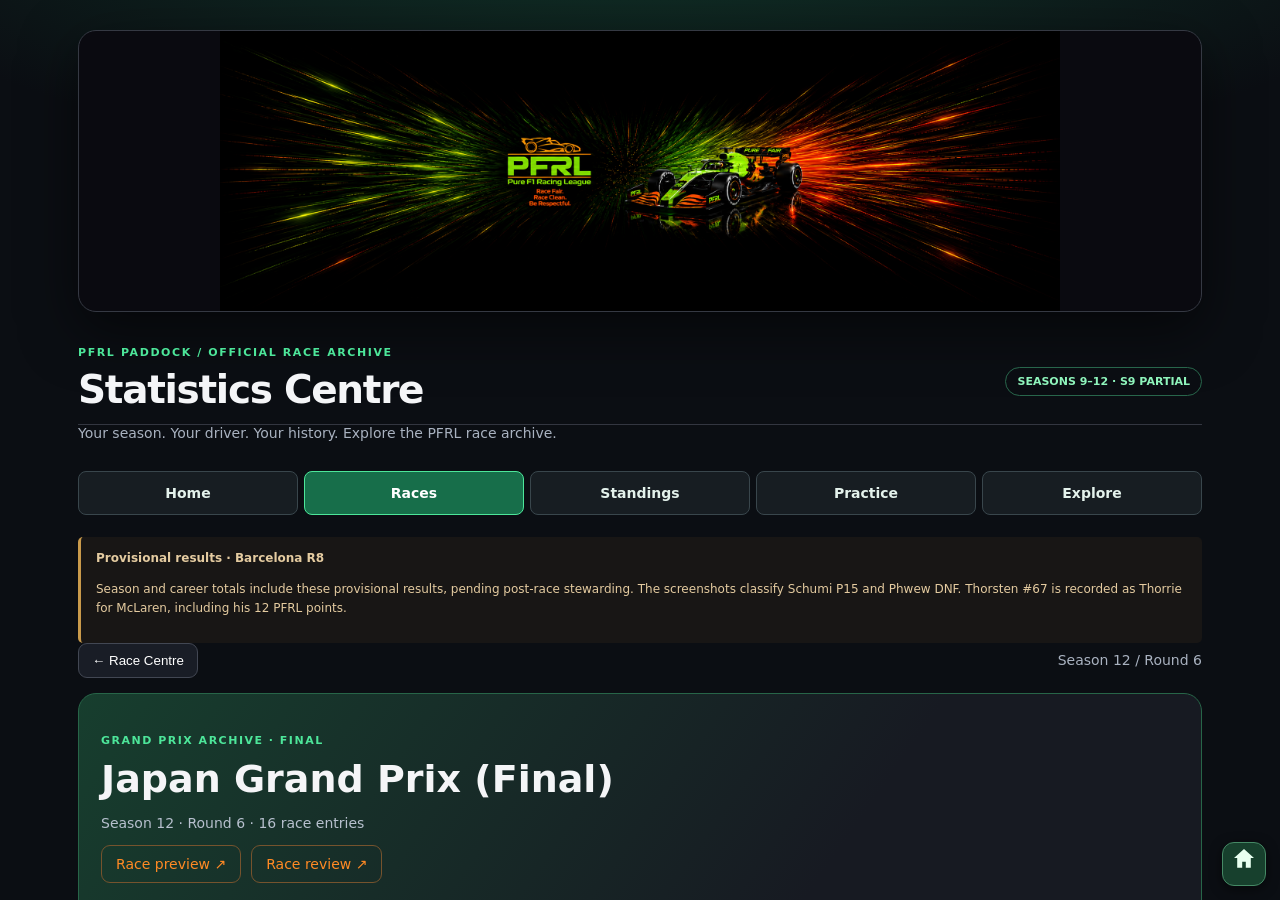
<file: japan-s12-provisional.html>
<!doctype html><html lang="en"><head><meta charset="utf-8"><meta name="viewport" content="width=device-width,initial-scale=1"><meta http-equiv="refresh" content="0;url=./index.html#race/12/6"><title>Japan Grand Prix results</title></head><body><a href="./index.html#race/12/6">Open Japan Grand Prix results</a></body></html>
</file>
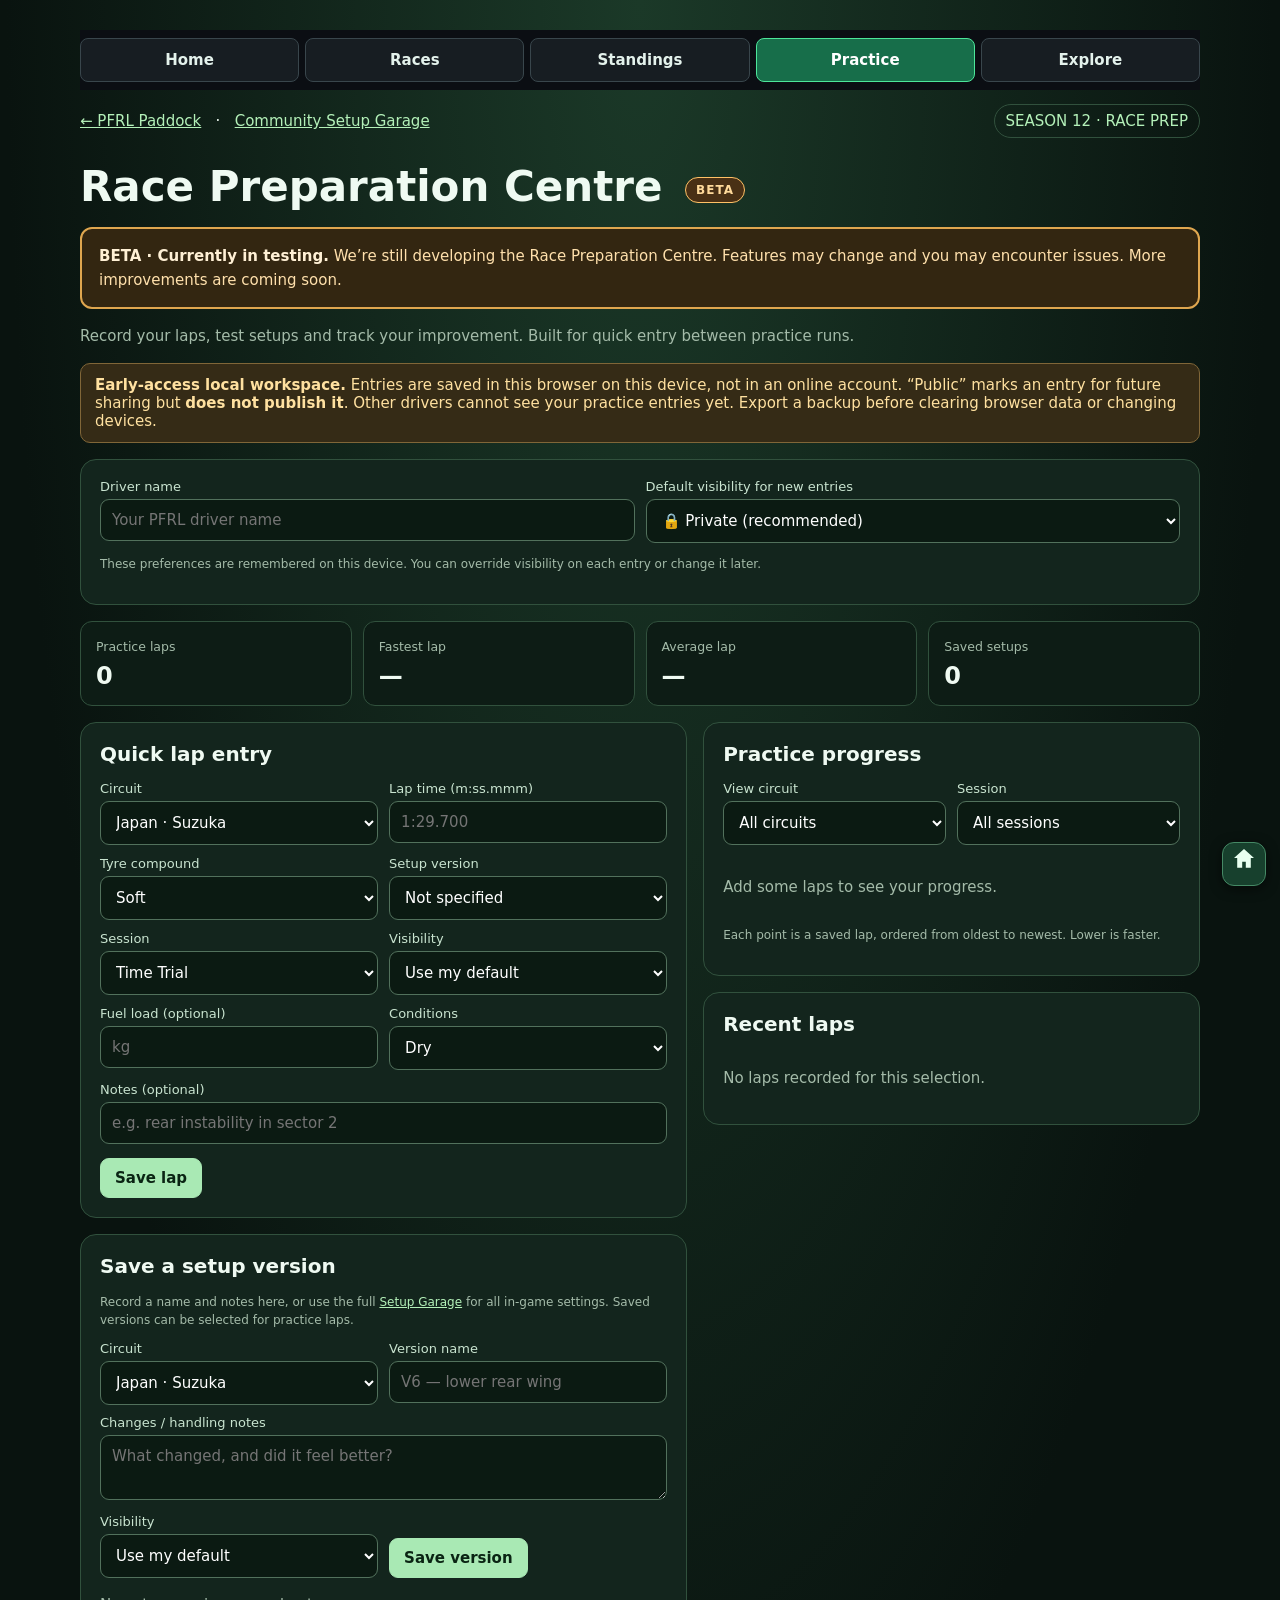
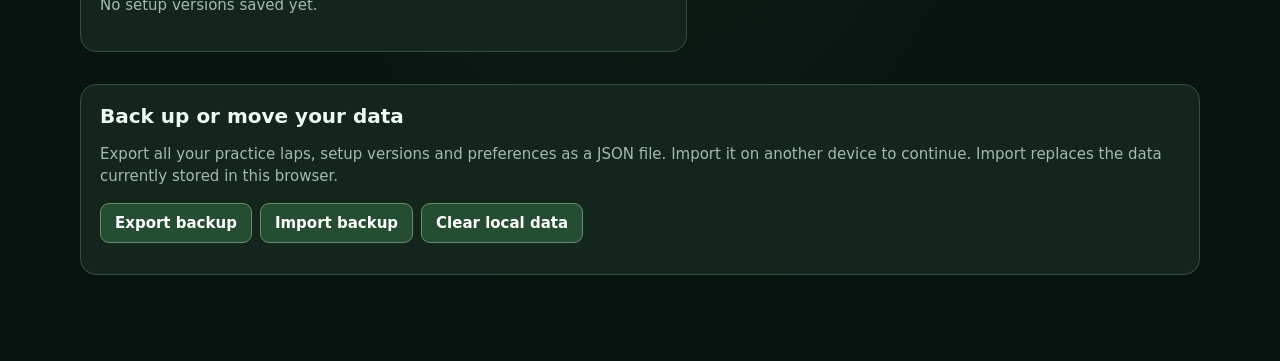
<file: race-prep.html>
<!doctype html>
<html lang="en"><head><meta charset="utf-8"><meta name="viewport" content="width=device-width,initial-scale=1"><title>PFRL | Race Preparation Centre (Beta)</title>
<style>
:root{color-scheme:dark;--bg:#09130f;--panel:#13251d;--line:#31513d;--text:#effaf2;--muted:#a4bba9;--accent:#b4f1b9}
*{box-sizing:border-box}body{margin:0;background:radial-gradient(ellipse at top,#1b3928,var(--bg) 70%);font:15px system-ui,Arial;color:var(--text)}main{max-width:1150px;margin:auto;padding:22px 15px 70px}header{display:flex;justify-content:space-between;align-items:center;gap:12px;flex-wrap:wrap}a{color:var(--accent)}h1{font-size:clamp(27px,4vw,42px);margin:24px 0 6px}h2{font-size:20px;margin:0 0 15px}h3{font-size:16px;margin:0 0 10px}p{color:var(--muted);line-height:1.5}.tag{border:1px solid var(--line);padding:7px 11px;border-radius:20px;color:var(--accent)}.layout{display:grid;grid-template-columns:1.1fr .9fr;gap:16px}.card{background:var(--panel);border:1px solid var(--line);border-radius:16px;padding:19px;margin:16px 0}.grid{display:grid;grid-template-columns:repeat(2,minmax(0,1fr));gap:11px}.four{display:grid;grid-template-columns:repeat(4,minmax(0,1fr));gap:11px}.metric{background:#0d1c15;padding:15px;border-radius:12px;border:1px solid var(--line)}.metric strong{display:block;font-size:24px;margin-top:7px;font-variant-numeric:tabular-nums}.metric small{color:var(--muted)}label{display:block;color:#c9e4d0;font-size:13px;margin:0 0 5px}input,select,textarea{width:100%;background:#0b1a12;border:1px solid #52715c;border-radius:9px;padding:11px;color:white;font:inherit;min-width:0}textarea{min-height:65px}button,.button{border:1px solid #658f70;background:#244d32;color:white;border-radius:9px;padding:10px 14px;font:inherit;font-weight:700;cursor:pointer;text-decoration:none;display:inline-block}button.primary{background:#a9e9b4;color:#0a2413;border-color:#a9e9b4}button:disabled{opacity:.45;cursor:not-allowed}.actions{display:flex;flex-wrap:wrap;gap:8px;align-items:center}.hint,.small{font-size:12px;color:var(--muted)}.entry{border-top:1px solid var(--line);padding:13px 0}.entry:first-child{border:0}.entry-head{display:flex;justify-content:space-between;gap:10px;align-items:start}.entry strong{font-variant-numeric:tabular-nums}.pill{border:1px solid #50765b;border-radius:20px;padding:4px 9px;font-size:12px;white-space:nowrap}.pill.public{color:#c1e9ff;border-color:#49748d}.notice{background:#352b16;border:1px solid #806638;padding:12px 14px;border-radius:10px;color:#ffe1a0}.notice a{color:#ffe1a0}.toolbar{display:flex;gap:8px;flex-wrap:wrap}svg{width:100%;height:190px;overflow:visible}.empty{color:var(--muted);padding:18px 0}.section-title{margin-top:28px}.hide{display:none!important}@media(max-width:760px){.layout,.four{grid-template-columns:1fr 1fr}.layout{display:block}.card{padding:15px}.four .metric strong{font-size:21px}}@media(max-width:430px){.grid{grid-template-columns:1fr}.four{grid-template-columns:1fr 1fr}header{align-items:start}}
.beta-badge{display:inline-block;vertical-align:middle;margin-left:8px;padding:5px 10px;border:1px solid #ffc166;border-radius:999px;background:#493015;color:#ffda9b;font-size:12px;font-weight:850;letter-spacing:1px;white-space:nowrap}.beta-notice{padding:15px 17px;margin:16px 0;border:2px solid #dfa64f;border-radius:12px;background:#332611;color:#ffe0ac;line-height:1.6}.beta-notice strong{color:#fff0d5}</style><link rel="stylesheet" href="./navigation.css"><link rel="stylesheet" href="./mobile.css"><script src="./mobile.js" defer></script><link rel="stylesheet" href="./home-nav.css"><link rel="stylesheet" href="./destination-nav.css"></head><body><main><div class="pfrl-home-bar"><a href="./index.html#mypaddock">Home</a></div><nav class="destination-nav" aria-label="Main navigation"><a href="./index.html#mypaddock">Home</a><a href="./index.html#section/race">Races</a><a href="./index.html#section/championship">Standings</a><a href="./index.html#practice" aria-current="page">Practice</a><a href="./index.html#explore">Explore</a></nav>
<header><div><a href="./index.html#paddock">← PFRL Paddock</a> &nbsp; · &nbsp; <a href="./garage.html">Community Setup Garage</a></div><span class="tag">SEASON 12 · RACE PREP</span></header>
<h1>Race Preparation Centre <span class="beta-badge">BETA</span></h1><div class="beta-notice" role="note"><strong>BETA · Currently in testing.</strong> We’re still developing the Race Preparation Centre. Features may change and you may encounter issues. More improvements are coming soon.</div><p>Record your laps, test setups and track your improvement. Built for quick entry between practice runs.</p>
<div class="notice"><strong>Early-access local workspace.</strong> Entries are saved in this browser on this device, not in an online account. “Public” marks an entry for future sharing but <strong>does not publish it</strong>. Other drivers cannot see your practice entries yet. Export a backup before clearing browser data or changing devices.</div>
<section class="card"><div class="grid"><div><label for="driver">Driver name</label><input id="driver" maxlength="60" placeholder="Your PFRL driver name"></div><div><label for="defaultVisibility">Default visibility for new entries</label><select id="defaultVisibility"><option value="private">🔒 Private (recommended)</option><option value="public">🌐 Public — ready to share later</option></select></div></div><p class="small">These preferences are remembered on this device. You can override visibility on each entry or change it later.</p></section>
<div class="four" id="metrics"><div class="metric"><small>Practice laps</small><strong id="total">0</strong></div><div class="metric"><small>Fastest lap</small><strong id="best">—</strong></div><div class="metric"><small>Average lap</small><strong id="average">—</strong></div><div class="metric"><small>Saved setups</small><strong id="setupCount">0</strong></div></div>
<div class="layout">
<div>
<section class="card"><h2>Quick lap entry</h2><form id="lapForm"><div class="grid">
<div><label for="track">Circuit</label><select id="track" required></select></div>
<div><label for="lap">Lap time (m:ss.mmm)</label><input id="lap" placeholder="1:29.700" inputmode="decimal" required></div>
<div><label for="compound">Tyre compound</label><select id="compound"><option>Soft</option><option>Medium</option><option>Hard</option><option>Intermediate</option><option>Wet</option></select></div>
<div><label for="setupUsed">Setup version</label><select id="setupUsed"><option value="">Not specified</option></select></div>
<div><label for="session">Session</label><select id="session"><option>Time Trial</option><option>Practice</option><option>Qualifying simulation</option><option>Race run</option></select></div>
<div><label for="visibility">Visibility</label><select id="visibility"><option value="default">Use my default</option><option value="private">Private</option><option value="public">Public (not yet published)</option></select></div>
<div><label for="fuel">Fuel load (optional)</label><input id="fuel" type="number" min="0" max="150" step=".1" placeholder="kg"></div>
<div><label for="conditions">Conditions</label><select id="conditions"><option>Dry</option><option>Wet</option><option>Mixed</option></select></div>
</div><div style="margin-top:12px"><label for="lapNotes">Notes (optional)</label><input id="lapNotes" maxlength="300" placeholder="e.g. rear instability in sector 2"></div><div class="actions" style="margin-top:14px"><button class="primary" type="submit">Save lap</button><span class="hint" id="lapMessage" role="status"></span></div></form></section>
<section class="card"><h2>Save a setup version</h2><p class="small">Record a name and notes here, or use the full <a href="./garage.html">Setup Garage</a> for all in-game settings. Saved versions can be selected for practice laps.</p><form id="setupForm"><div class="grid"><div><label for="setupTrack">Circuit</label><select id="setupTrack"></select></div><div><label for="setupName">Version name</label><input id="setupName" placeholder="V6 — lower rear wing" maxlength="80" required></div></div><div style="margin-top:10px"><label for="setupNotes">Changes / handling notes</label><textarea id="setupNotes" maxlength="1000" placeholder="What changed, and did it feel better?"></textarea></div><div class="grid" style="margin-top:10px"><div><label for="setupVisibility">Visibility</label><select id="setupVisibility"><option value="default">Use my default</option><option value="private">Private</option><option value="public">Public (not yet published)</option></select></div><div style="align-self:end"><button class="primary" type="submit">Save version</button></div></div></form><div id="setupsList"></div></section>
</div>
<div>
<section class="card"><h2>Practice progress</h2><div class="grid"><div><label for="filterTrack">View circuit</label><select id="filterTrack"></select></div><div><label for="filterSession">Session</label><select id="filterSession"><option value="">All sessions</option><option>Time Trial</option><option>Practice</option><option>Qualifying simulation</option><option>Race run</option></select></div></div><div id="chart" style="margin-top:15px"></div><p class="small">Each point is a saved lap, ordered from oldest to newest. Lower is faster.</p></section>
<section class="card"><h2>Recent laps</h2><div id="lapsList"></div></section>
</div></div>
<section class="card"><h2>Back up or move your data</h2><p>Export all your practice laps, setup versions and preferences as a JSON file. Import it on another device to continue. Import replaces the data currently stored in this browser.</p><div class="toolbar"><button id="export" type="button">Export backup</button><button id="importButton" type="button">Import backup</button><input id="importFile" class="hide" type="file" accept=".json,application/json"><button id="clear" type="button">Clear local data</button></div><p class="small" id="backupMessage" role="status"></p></section>
</main><script>
"use strict";
const KEY="pfrl-race-prep-v1";
const circuits=["Australia · Melbourne","China · Shanghai","Japan · Suzuka","Bahrain · Sakhir","Saudi Arabia · Jeddah","Miami","Emilia Romagna · Imola","Monaco","Spain · Barcelona","Canada · Montreal","Austria · Spielberg","Great Britain · Silverstone","Belgium · Spa","Hungary · Budapest","Netherlands · Zandvoort","Italy · Monza","Azerbaijan · Baku","Singapore","United States · Austin","Mexico City","São Paulo · Interlagos","Las Vegas","Qatar · Lusail","Abu Dhabi · Yas Marina"];
const $=id=>document.getElementById(id);
const empty=()=>({driver:"",defaultVisibility:"private",laps:[],setups:[]});
let data=empty();
try{const d=JSON.parse(localStorage.getItem(KEY));if(d&&Array.isArray(d.laps)&&Array.isArray(d.setups))data={...empty(),...d}}catch(e){console.warn("Could not load local data",e)}
const opt=(value,label=value)=>new Option(label,value);
for(const id of ["track","setupTrack","filterTrack"]){const el=$(id);if(id==="filterTrack")el.add(opt("","All circuits"));circuits.forEach(c=>el.add(opt(c)))}
const requestedTrack=new URLSearchParams(location.search).get('track');
$("track").value=$("setupTrack").value=circuits.includes(requestedTrack)?requestedTrack:"Japan · Suzuka";
$("driver").value=data.driver||"";
$("defaultVisibility").value=data.defaultVisibility==="public"?"public":"private";
function persist(){try{localStorage.setItem(KEY,JSON.stringify(data));return true}catch(e){alert("This browser could not save your data. Export a backup or free storage space.");return false}}
function timeToMs(v){const m=/^(\d{1,2}):([0-5]\d)\.(\d{1,3})$/.exec(v.trim());if(!m)return null;const n=(Number(m[1])*60+Number(m[2]))*1000+Number(m[3].padEnd(3,"0"));return n>0&&n<600000?n:null}
function format(ms){if(!Number.isFinite(ms))return "—";const n=Math.round(ms);return Math.floor(n/60000)+":"+String(Math.floor(n%60000/1000)).padStart(2,"0")+"."+String(n%1000).padStart(3,"0")}
function visibility(v){return v==="default"?data.defaultVisibility:v}
function visibilityTag(v){const span=document.createElement("span");span.className="pill "+(v==="public"?"public":"");span.textContent=v==="public"?"🌐 Public (local only)":"🔒 Private";return span}
function text(tag,content,cls){const el=document.createElement(tag);el.textContent=content;if(cls)el.className=cls;return el}
function action(label,fn){const b=document.createElement("button");b.type="button";b.textContent=label;b.addEventListener("click",fn);return b}
function setupOptions(){const old=$("setupUsed").value;$("setupUsed").replaceChildren(opt("","Not specified"));data.setups.filter(s=>s.track===$("track").value).forEach(s=>$("setupUsed").add(opt(s.id,s.name)));if([...$("setupUsed").options].some(o=>o.value===old))$("setupUsed").value=old}
function render(){const laps=data.laps.filter(l=>Number.isFinite(l.ms));$("total").textContent=laps.length;$("setupCount").textContent=data.setups.length;$("best").textContent=laps.length?format(Math.min(...laps.map(l=>l.ms))):"—";$("average").textContent=laps.length?format(laps.reduce((a,l)=>a+l.ms,0)/laps.length):"—";setupOptions();
const list=$("setupsList");list.replaceChildren();for(const s of [...data.setups].reverse()){const row=text("div","","entry"),head=text("div","","entry-head"),body=document.createElement("div");body.append(text("strong",s.name),text("div",s.track+" · "+new Date(s.created).toLocaleDateString(),"small"));head.append(body,visibilityTag(s.visibility));row.append(head);if(s.notes)row.append(text("p",s.notes));const tools=text("div","","actions");tools.append(action(s.visibility==="private"?"Make public":"Make private",()=>{s.visibility=s.visibility==="private"?"public":"private";persist();render()}),action("Delete",()=>{if(confirm("Delete this setup version?")){data.setups=data.setups.filter(x=>x.id!==s.id);persist();render()}}));row.append(tools);list.append(row)}if(!data.setups.length)list.append(text("div","No setup versions saved yet.","empty"));
const filtered=laps.filter(l=>(!$("filterTrack").value||l.track===$("filterTrack").value)&&(!$("filterSession").value||l.session===$("filterSession").value)).sort((a,b)=>a.created.localeCompare(b.created));
const target=$("lapsList");target.replaceChildren();for(const l of [...filtered].reverse().slice(0,30)){const row=text("div","","entry"),head=text("div","","entry-head"),body=document.createElement("div");body.append(text("strong",format(l.ms)),text("div",l.track+" · "+l.compound+" · "+l.session,"small"));const setup=data.setups.find(s=>s.id===l.setupId);if(setup)body.append(text("div","Setup: "+setup.name,"small"));body.append(text("div",new Date(l.created).toLocaleString(),"small"));head.append(body,visibilityTag(l.visibility));row.append(head);if(l.notes)row.append(text("p",l.notes));const tools=text("div","","actions");tools.append(action(l.visibility==="private"?"Make public":"Make private",()=>{l.visibility=l.visibility==="private"?"public":"private";persist();render()}),action("Delete",()=>{if(confirm("Delete this lap?")){data.laps=data.laps.filter(x=>x.id!==l.id);persist();render()}}));row.append(tools);target.append(row)}if(!filtered.length)target.append(text("div","No laps recorded for this selection.","empty"));drawChart(filtered)}
function drawChart(laps){const holder=$("chart");holder.replaceChildren();if(!laps.length){holder.append(text("div","Add some laps to see your progress.","empty"));return}
const recent=laps.slice(-35),values=recent.map(l=>l.ms),lo=Math.min(...values),hi=Math.max(...values),pad=Math.max(500,hi-lo),min=lo-pad*.15,max=hi+pad*.15;
const svg=document.createElementNS("http://www.w3.org/2000/svg","svg");svg.setAttribute("viewBox","0 0 500 190");svg.setAttribute("role","img");svg.setAttribute("aria-label","Practice lap times in chronological order");const make=(tag,attrs)=>{const n=document.createElementNS("http://www.w3.org/2000/svg",tag);for(const [k,v] of Object.entries(attrs))n.setAttribute(k,v);svg.append(n);return n};
for(let i=0;i<4;i++){const y=15+i*48;make("line",{x1:55,x2:488,y1:y,y2:y,stroke:"#355442","stroke-width":"1"});const label=make("text",{x:2,y:y+4,fill:"#bed7c3","font-size":"11"});label.textContent=format(max-(max-min)*i/3)}
const points=recent.map((l,i)=>({x:55+(recent.length===1?216:i*430/(recent.length-1)),y:15+(max-l.ms)/(max-min)*144}));
if(points.length>1)make("polyline",{points:points.map(p=>p.x+","+p.y).join(" "),fill:"none",stroke:"#b4f1b9","stroke-width":"2.5"});
points.forEach((p,i)=>{const c=make("circle",{cx:p.x,cy:p.y,r:4,fill:"#b4f1b9"});const t=document.createElementNS("http://www.w3.org/2000/svg","title");t.textContent=format(recent[i].ms)+" · "+recent[i].track;c.append(t)});
holder.append(svg)}
$("driver").addEventListener("change",()=>{data.driver=$("driver").value.trim();persist()});
$("defaultVisibility").addEventListener("change",()=>{data.defaultVisibility=$("defaultVisibility").value;persist()});
$("track").addEventListener("change",()=>{$("setupTrack").value=$("track").value;setupOptions()});
$("filterTrack").addEventListener("change",render);$("filterSession").addEventListener("change",render);
$("lapForm").addEventListener("submit",e=>{e.preventDefault();const ms=timeToMs($("lap").value);if(ms===null){$("lapMessage").textContent="Use m:ss.mmm (e.g. 1:29.700).";return}const v=visibility($("visibility").value);data.laps.push({id:crypto.randomUUID(),created:new Date().toISOString(),driver:data.driver,track:$("track").value,ms,compound:$("compound").value,session:$("session").value,setupId:$("setupUsed").value,conditions:$("conditions").value,fuel:$("fuel").value,notes:$("lapNotes").value.trim(),visibility:v});if(persist()){$("lapMessage").textContent="Lap saved on this device.";const next=$("lap");next.value="";next.focus();$("lapNotes").value="";render()}});
$("setupForm").addEventListener("submit",e=>{e.preventDefault();const name=$("setupName").value.trim();if(!name)return;data.setups.push({id:crypto.randomUUID(),created:new Date().toISOString(),driver:data.driver,track:$("setupTrack").value,name,notes:$("setupNotes").value.trim(),visibility:visibility($("setupVisibility").value)});if(persist()){$("setupName").value="";$("setupNotes").value="";render()}});
$("export").addEventListener("click",()=>{const blob=new Blob([JSON.stringify({format:"pfrl-race-prep-v1",exported:new Date().toISOString(),...data},null,2)],{type:"application/json"});const url=URL.createObjectURL(blob);const a=document.createElement("a");a.href=url;a.download="pfrl-race-prep-"+new Date().toISOString().slice(0,10)+".json";a.click();setTimeout(()=>URL.revokeObjectURL(url),1000)});
$("importButton").addEventListener("click",()=>$("importFile").click());
$("importFile").addEventListener("change",async e=>{const file=e.target.files[0];if(!file)return;try{if(file.size>5e6)throw Error("File is too large");const parsed=JSON.parse(await file.text());if(parsed.format!=="pfrl-race-prep-v1"||!Array.isArray(parsed.laps)||!Array.isArray(parsed.setups))throw Error("Not a valid PFRL backup");if(!confirm("Replace all practice data on this device with this backup?"))return;data={...empty(),driver:String(parsed.driver||"").slice(0,60),defaultVisibility:parsed.defaultVisibility==="public"?"public":"private",laps:parsed.laps.filter(x=>x&&typeof x==="object"&&Number.isFinite(x.ms)&&circuits.includes(x.track)),setups:parsed.setups.filter(x=>x&&typeof x==="object"&&circuits.includes(x.track))};if(persist()){location.reload()}}catch(err){$("backupMessage").textContent="Import failed: "+err.message}finally{e.target.value=""}});
$("clear").addEventListener("click",()=>{if(confirm("Permanently delete all locally saved practice data and setups from this browser? Export a backup first.")){localStorage.removeItem(KEY);location.reload()}});
render();
</script></body></html>
</file>
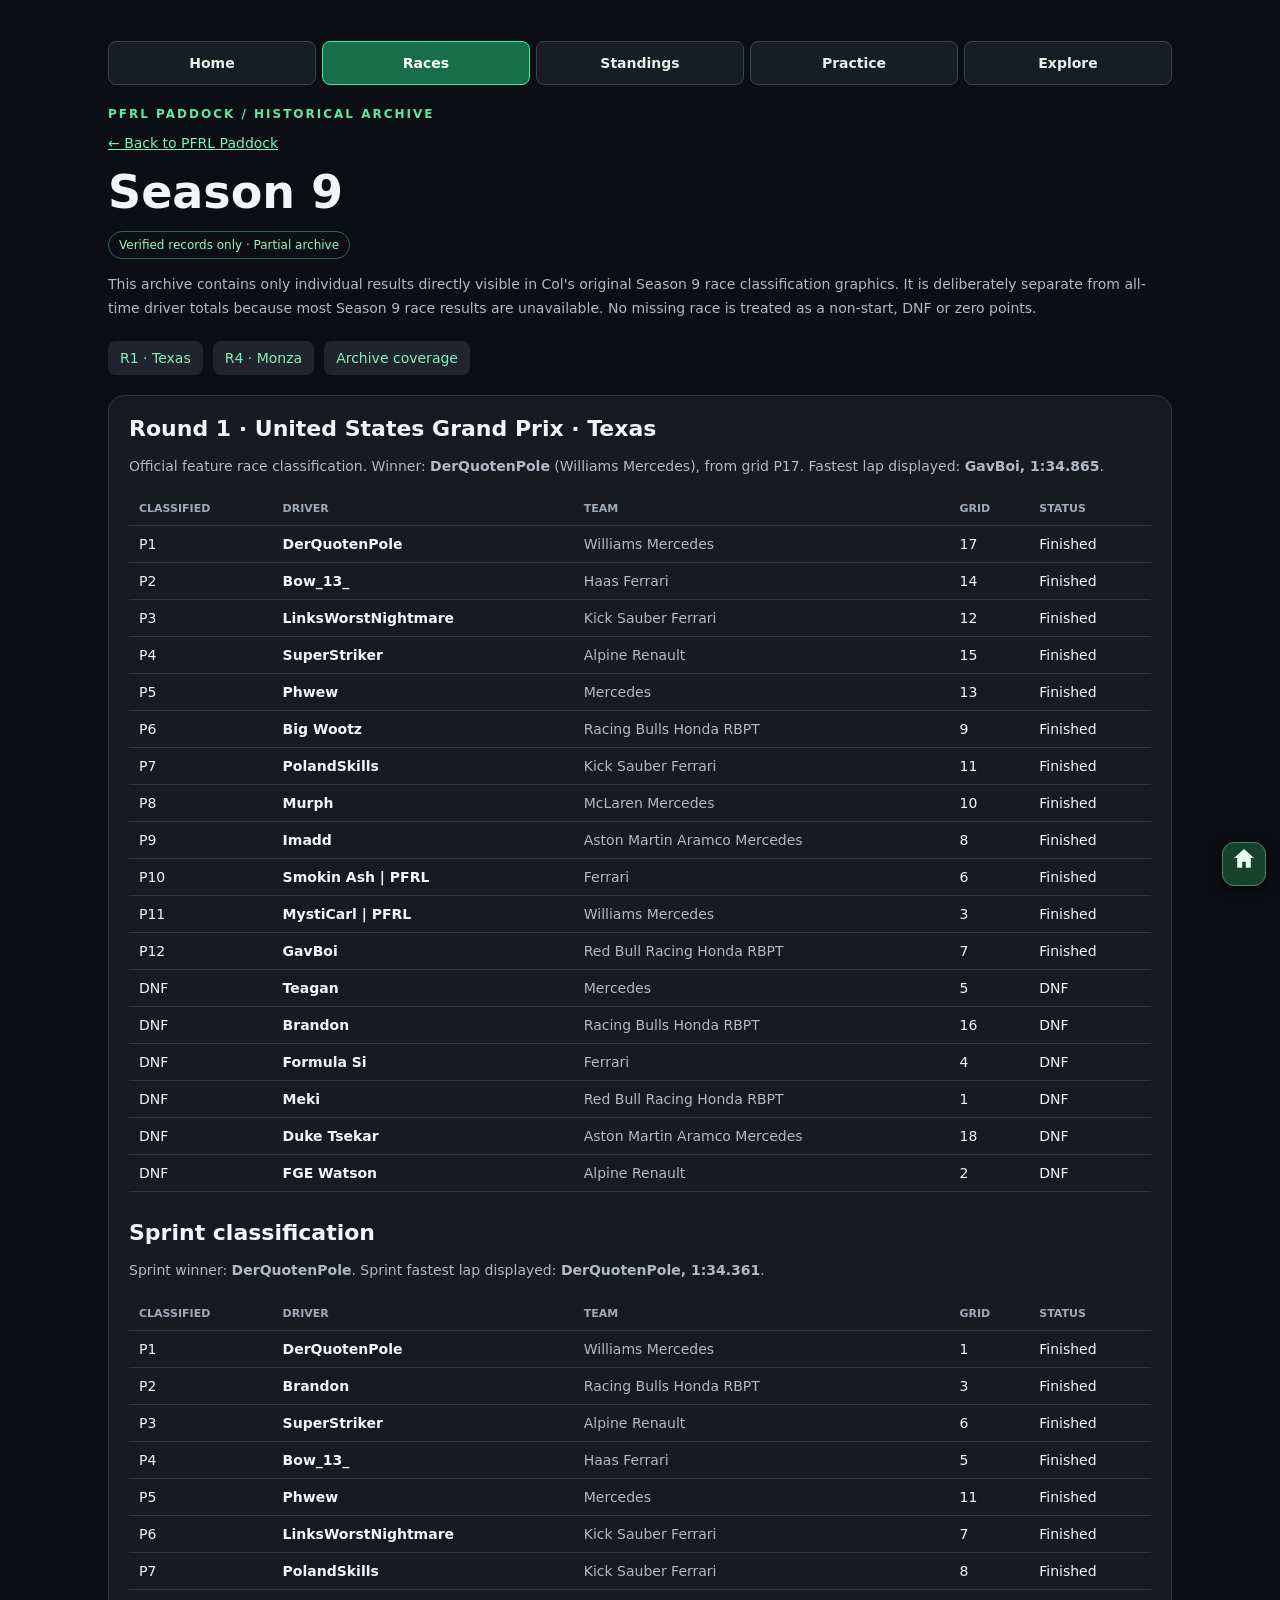
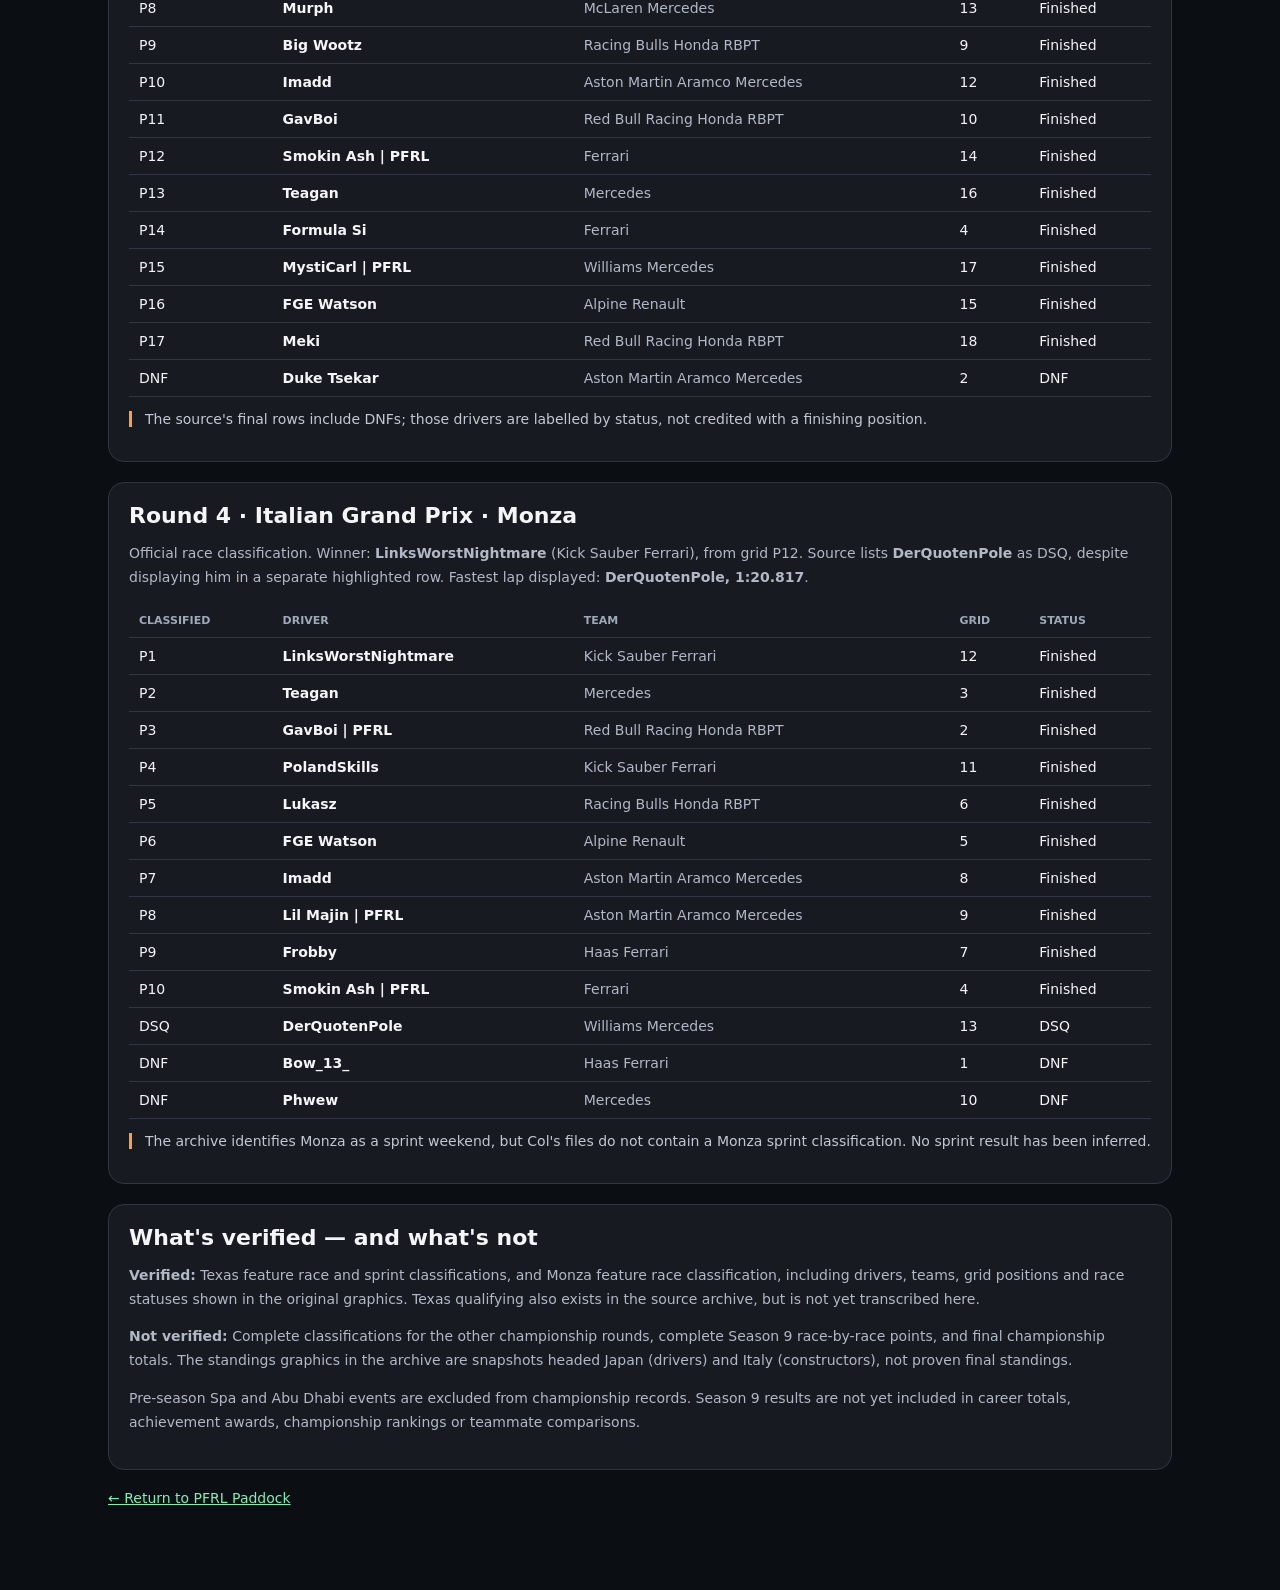
<file: season9.html>
<!doctype html><html lang="en"><head><meta charset="utf-8"><meta name="viewport" content="width=device-width,initial-scale=1"><title>PFRL | Season 9 Verified Archive</title><style>:root{color-scheme:dark}*{box-sizing:border-box}body{margin:0;background:#0b0e13;color:#f4f5f7;font:14px system-ui,-apple-system,Segoe UI,sans-serif}main{max-width:1100px;margin:auto;padding:25px 18px 70px}a{color:#80efb8}h1{font-size:clamp(28px,5vw,46px);margin:12px 0}h2{margin:0 0 10px;font-size:22px}.brand{color:#63e6a0;font-weight:800;letter-spacing:2px;font-size:12px}.muted{color:#b1b9c6;line-height:1.7}.panel{background:#171a21;border:1px solid #303640;border-radius:16px;padding:20px;margin:20px 0}.scroll{overflow-x:auto}table{width:100%;border-collapse:collapse;min-width:630px}td,th{text-align:left;padding:10px;border-bottom:1px solid #303640}th{font-size:11px;color:#9fa9b8;text-transform:uppercase}td:nth-child(3){color:#b1b9c6}.pill{display:inline-block;border:1px solid #38634f;color:#9cf2bf;padding:6px 10px;border-radius:40px;font-size:12px}.links{display:flex;gap:10px;flex-wrap:wrap;margin:20px 0}.links a{padding:9px 12px;background:#20252d;border-radius:8px;text-decoration:none}.note{border-left:3px solid #ff9d43;padding-left:13px;color:#c2c8d1}</style><link rel="stylesheet" href="./navigation.css"><link rel="stylesheet" href="./mobile.css"><script src="./mobile.js" defer></script><link rel="stylesheet" href="./home-nav.css"><link rel="stylesheet" href="./destination-nav.css"></head><body><main><div class="pfrl-home-bar"><a href="./index.html#mypaddock">Home</a></div><nav class="destination-nav" aria-label="Main navigation"><a href="./index.html#mypaddock">Home</a><a href="./index.html#section/race" aria-current="page">Races</a><a href="./index.html#section/championship">Standings</a><a href="./index.html#practice">Practice</a><a href="./index.html#explore">Explore</a></nav><div class="brand">PFRL PADDOCK / HISTORICAL ARCHIVE</div><p><a href="./index.html#paddock">← Back to PFRL Paddock</a></p><h1>Season 9</h1><span class="pill">Verified records only · Partial archive</span><p class="muted">This archive contains only individual results directly visible in Col's original Season 9 race classification graphics. It is deliberately separate from all-time driver totals because most Season 9 race results are unavailable. No missing race is treated as a non-start, DNF or zero points.</p><div class="links"><a href="#texas">R1 · Texas</a><a href="#monza">R4 · Monza</a><a href="#coverage">Archive coverage</a></div><section class="panel" id="texas"><h2>Round 1 · United States Grand Prix · Texas</h2><p class="muted">Official feature race classification. Winner: <b>DerQuotenPole</b> (Williams Mercedes), from grid P17. Fastest lap displayed: <b>GavBoi, 1:34.865</b>.</p><div class="scroll"><table><thead><tr><th>Classified</th><th>Driver</th><th>Team</th><th>Grid</th><th>Status</th></tr></thead><tbody><tr><td>P1</td><td><b>DerQuotenPole</b></td><td>Williams Mercedes</td><td>17</td><td>Finished</td></tr><tr><td>P2</td><td><b>Bow_13_</b></td><td>Haas Ferrari</td><td>14</td><td>Finished</td></tr><tr><td>P3</td><td><b>LinksWorstNightmare</b></td><td>Kick Sauber Ferrari</td><td>12</td><td>Finished</td></tr><tr><td>P4</td><td><b>SuperStriker</b></td><td>Alpine Renault</td><td>15</td><td>Finished</td></tr><tr><td>P5</td><td><b>Phwew</b></td><td>Mercedes</td><td>13</td><td>Finished</td></tr><tr><td>P6</td><td><b>Big Wootz</b></td><td>Racing Bulls Honda RBPT</td><td>9</td><td>Finished</td></tr><tr><td>P7</td><td><b>PolandSkills</b></td><td>Kick Sauber Ferrari</td><td>11</td><td>Finished</td></tr><tr><td>P8</td><td><b>Murph</b></td><td>McLaren Mercedes</td><td>10</td><td>Finished</td></tr><tr><td>P9</td><td><b>Imadd</b></td><td>Aston Martin Aramco Mercedes</td><td>8</td><td>Finished</td></tr><tr><td>P10</td><td><b>Smokin Ash | PFRL</b></td><td>Ferrari</td><td>6</td><td>Finished</td></tr><tr><td>P11</td><td><b>MystiCarl | PFRL</b></td><td>Williams Mercedes</td><td>3</td><td>Finished</td></tr><tr><td>P12</td><td><b>GavBoi</b></td><td>Red Bull Racing Honda RBPT</td><td>7</td><td>Finished</td></tr><tr><td>DNF</td><td><b>Teagan</b></td><td>Mercedes</td><td>5</td><td>DNF</td></tr><tr><td>DNF</td><td><b>Brandon</b></td><td>Racing Bulls Honda RBPT</td><td>16</td><td>DNF</td></tr><tr><td>DNF</td><td><b>Formula Si</b></td><td>Ferrari</td><td>4</td><td>DNF</td></tr><tr><td>DNF</td><td><b>Meki</b></td><td>Red Bull Racing Honda RBPT</td><td>1</td><td>DNF</td></tr><tr><td>DNF</td><td><b>Duke Tsekar</b></td><td>Aston Martin Aramco Mercedes</td><td>18</td><td>DNF</td></tr><tr><td>DNF</td><td><b>FGE Watson</b></td><td>Alpine Renault</td><td>2</td><td>DNF</td></tr></tbody></table></div><h2 style="margin-top:28px">Sprint classification</h2><p class="muted">Sprint winner: <b>DerQuotenPole</b>. Sprint fastest lap displayed: <b>DerQuotenPole, 1:34.361</b>.</p><div class="scroll"><table><thead><tr><th>Classified</th><th>Driver</th><th>Team</th><th>Grid</th><th>Status</th></tr></thead><tbody><tr><td>P1</td><td><b>DerQuotenPole</b></td><td>Williams Mercedes</td><td>1</td><td>Finished</td></tr><tr><td>P2</td><td><b>Brandon</b></td><td>Racing Bulls Honda RBPT</td><td>3</td><td>Finished</td></tr><tr><td>P3</td><td><b>SuperStriker</b></td><td>Alpine Renault</td><td>6</td><td>Finished</td></tr><tr><td>P4</td><td><b>Bow_13_</b></td><td>Haas Ferrari</td><td>5</td><td>Finished</td></tr><tr><td>P5</td><td><b>Phwew</b></td><td>Mercedes</td><td>11</td><td>Finished</td></tr><tr><td>P6</td><td><b>LinksWorstNightmare</b></td><td>Kick Sauber Ferrari</td><td>7</td><td>Finished</td></tr><tr><td>P7</td><td><b>PolandSkills</b></td><td>Kick Sauber Ferrari</td><td>8</td><td>Finished</td></tr><tr><td>P8</td><td><b>Murph</b></td><td>McLaren Mercedes</td><td>13</td><td>Finished</td></tr><tr><td>P9</td><td><b>Big Wootz</b></td><td>Racing Bulls Honda RBPT</td><td>9</td><td>Finished</td></tr><tr><td>P10</td><td><b>Imadd</b></td><td>Aston Martin Aramco Mercedes</td><td>12</td><td>Finished</td></tr><tr><td>P11</td><td><b>GavBoi</b></td><td>Red Bull Racing Honda RBPT</td><td>10</td><td>Finished</td></tr><tr><td>P12</td><td><b>Smokin Ash | PFRL</b></td><td>Ferrari</td><td>14</td><td>Finished</td></tr><tr><td>P13</td><td><b>Teagan</b></td><td>Mercedes</td><td>16</td><td>Finished</td></tr><tr><td>P14</td><td><b>Formula Si</b></td><td>Ferrari</td><td>4</td><td>Finished</td></tr><tr><td>P15</td><td><b>MystiCarl | PFRL</b></td><td>Williams Mercedes</td><td>17</td><td>Finished</td></tr><tr><td>P16</td><td><b>FGE Watson</b></td><td>Alpine Renault</td><td>15</td><td>Finished</td></tr><tr><td>P17</td><td><b>Meki</b></td><td>Red Bull Racing Honda RBPT</td><td>18</td><td>Finished</td></tr><tr><td>DNF</td><td><b>Duke Tsekar</b></td><td>Aston Martin Aramco Mercedes</td><td>2</td><td>DNF</td></tr></tbody></table></div><p class="note">The source's final rows include DNFs; those drivers are labelled by status, not credited with a finishing position.</p></section><section class="panel" id="monza"><h2>Round 4 · Italian Grand Prix · Monza</h2><p class="muted">Official race classification. Winner: <b>LinksWorstNightmare</b> (Kick Sauber Ferrari), from grid P12. Source lists <b>DerQuotenPole</b> as DSQ, despite displaying him in a separate highlighted row. Fastest lap displayed: <b>DerQuotenPole, 1:20.817</b>.</p><div class="scroll"><table><thead><tr><th>Classified</th><th>Driver</th><th>Team</th><th>Grid</th><th>Status</th></tr></thead><tbody><tr><td>P1</td><td><b>LinksWorstNightmare</b></td><td>Kick Sauber Ferrari</td><td>12</td><td>Finished</td></tr><tr><td>P2</td><td><b>Teagan</b></td><td>Mercedes</td><td>3</td><td>Finished</td></tr><tr><td>P3</td><td><b>GavBoi | PFRL</b></td><td>Red Bull Racing Honda RBPT</td><td>2</td><td>Finished</td></tr><tr><td>P4</td><td><b>PolandSkills</b></td><td>Kick Sauber Ferrari</td><td>11</td><td>Finished</td></tr><tr><td>P5</td><td><b>Lukasz</b></td><td>Racing Bulls Honda RBPT</td><td>6</td><td>Finished</td></tr><tr><td>P6</td><td><b>FGE Watson</b></td><td>Alpine Renault</td><td>5</td><td>Finished</td></tr><tr><td>P7</td><td><b>Imadd</b></td><td>Aston Martin Aramco Mercedes</td><td>8</td><td>Finished</td></tr><tr><td>P8</td><td><b>Lil Majin | PFRL</b></td><td>Aston Martin Aramco Mercedes</td><td>9</td><td>Finished</td></tr><tr><td>P9</td><td><b>Frobby</b></td><td>Haas Ferrari</td><td>7</td><td>Finished</td></tr><tr><td>P10</td><td><b>Smokin Ash | PFRL</b></td><td>Ferrari</td><td>4</td><td>Finished</td></tr><tr><td>DSQ</td><td><b>DerQuotenPole</b></td><td>Williams Mercedes</td><td>13</td><td>DSQ</td></tr><tr><td>DNF</td><td><b>Bow_13_</b></td><td>Haas Ferrari</td><td>1</td><td>DNF</td></tr><tr><td>DNF</td><td><b>Phwew</b></td><td>Mercedes</td><td>10</td><td>DNF</td></tr></tbody></table></div><p class="note">The archive identifies Monza as a sprint weekend, but Col's files do not contain a Monza sprint classification. No sprint result has been inferred.</p></section><section class="panel" id="coverage"><h2>What's verified — and what's not</h2><p class="muted"><b>Verified:</b> Texas feature race and sprint classifications, and Monza feature race classification, including drivers, teams, grid positions and race statuses shown in the original graphics. Texas qualifying also exists in the source archive, but is not yet transcribed here.</p><p class="muted"><b>Not verified:</b> Complete classifications for the other championship rounds, complete Season 9 race-by-race points, and final championship totals. The standings graphics in the archive are snapshots headed Japan (drivers) and Italy (constructors), not proven final standings.</p><p class="muted">Pre-season Spa and Abu Dhabi events are excluded from championship records. Season 9 results are not yet included in career totals, achievement awards, championship rankings or teammate comparisons.</p></section><p><a href="./index.html#paddock">← Return to PFRL Paddock</a></p></main></body></html>
</file>
<file: navigation.css>
/* Shared PFRL navigation */
.pfrl-site-nav{display:flex;gap:8px;flex-wrap:wrap;margin:20px 0;padding:10px 0;position:sticky;top:0;z-index:10;background:#0b0e13f5;backdrop-filter:blur(10px)}
.pfrl-site-nav a,.pfrl-site-nav button{display:flex;align-items:center;justify-content:center;flex:1;min-height:46px;margin:0;padding:11px 12px;border:1px solid #303640;border-radius:10px;background:#17191e;color:#bfc2c9;text-decoration:none;text-align:center;font:700 13px system-ui,-apple-system,Segoe UI,sans-serif;cursor:pointer}
.pfrl-site-nav a:hover,.pfrl-site-nav button:hover{border-color:#55eba2;color:#fff}
.pfrl-site-nav .active{background:#176e4a;border-color:#43e695;color:#fff}
.pfrl-site-nav a:focus-visible,.pfrl-site-nav button:focus-visible{outline:2px solid #4de69a;outline-offset:2px}
@media(max-width:680px){.pfrl-site-nav{position:static;display:grid;grid-template-columns:repeat(2,minmax(0,1fr));gap:7px}.pfrl-site-nav a:last-child,.pfrl-site-nav button:last-child{grid-column:1/-1}.pfrl-site-nav.mobile-collapsed{display:none}}
</file>
<file: mobile.css>
/* Essential columns first; complete figures remain available on demand. */
.audited-table:not(.show-all-columns) .audit-secondary{display:none}
.table-detail-toggle{display:block;min-height:44px;margin:0 0 8px auto;padding:9px 13px;background:#173523;border:1px solid #42634b;border-radius:9px;color:#bceccc;font:700 13px system-ui;cursor:pointer}
.mobile-data-list{display:none}
@media(max-width:680px){
html{font-size:15px}body{overflow-wrap:anywhere}main{width:100%;min-width:0;padding:14px 12px 35px!important}
main *{box-sizing:border-box}input,select,textarea{font-size:16px!important;max-width:100%;min-height:44px}button,summary{touch-action:manipulation}button,.archive-back,.archive-link,.btn,.button{min-height:44px}
.top{display:block}.top .tag{display:inline-block;margin-top:10px}.top h1{font-size:27px}.hero{margin-bottom:12px}.neon-banner{max-height:135px!important}.sub{font-size:13px;margin-bottom:12px}.panel,.card{min-width:0;padding:14px!important;border-radius:13px}
.filters{grid-template-columns:1fr 1fr!important;gap:9px}.filters>div:last-child{grid-column:auto!important}.filters label{font-size:12px}
.archive-hero,.launch-hero{padding:17px 14px!important}.archive-hero h2,.launch-hero h2{font-size:27px!important;line-height:1.15}.archive-hero p{font-size:13px;line-height:1.5}
.archive-links{gap:7px}.archive-links a{max-width:100%;white-space:normal;min-height:44px;display:flex;align-items:center;padding:10px 12px}.archive-links a,.archive-link{overflow-wrap:anywhere}
.overview-head{flex-wrap:wrap;gap:8px}.overview-head h2{font-size:18px}.overview-head .overview-action{min-height:44px}
.podium-grid{grid-template-columns:1fr!important}.podium-place{display:grid;grid-template-columns:35px 1fr;gap:3px 10px;padding:12px!important}.podium-place .rank{grid-row:1/3;align-self:center}.podium-place strong{font-size:17px!important;margin:0!important}.podium-place small{grid-column:2}
.archive-cards,.cards{grid-template-columns:repeat(2,minmax(0,1fr))!important}.archive-cards strong{font-size:17px}.stats{grid-template-columns:repeat(2,minmax(0,1fr))!important}
.tablewrap.audited-table-wrap,.scroll.audited-table-wrap,.audited-table-wrap{overflow:visible!important;min-width:0;width:100%}
main table.has-mobile-cards{display:none!important}
.audited-table-wrap>.table-detail-toggle{display:none}
.mobile-data-list{display:grid;gap:10px;width:100%;min-width:0}
.mobile-data-card{padding:13px;border:1px solid #354b3e;border-radius:12px;background:#101b15;min-width:0}
.mobile-data-heading{display:flex;align-items:center;gap:10px;min-width:0;font-size:16px}
.mobile-data-heading strong{min-width:0;overflow-wrap:anywhere;text-align:left}.mobile-data-heading a{color:#6befa5;text-decoration:none;display:inline-flex;align-items:center;min-height:32px}
.mobile-data-rank{min-width:30px;font-size:19px;font-weight:800;color:#ffad5b;text-align:center;flex:none}
.mobile-data-context{font-size:12px!important;margin:5px 0 10px;color:#adc3b4!important}
.mobile-data-stats{display:grid;grid-template-columns:repeat(2,minmax(0,1fr));gap:11px;margin:11px 0 0}
.mobile-data-stats>div{min-width:0}.mobile-data-stats dt{font-size:11px;color:#a9bdb0;line-height:1.4}.mobile-data-stats dd{font-size:15px;font-weight:650;margin:3px 0 0;white-space:normal;overflow-wrap:anywhere;line-height:1.4;color:#f0f7f2}
.mobile-data-card details{border-top:1px solid #2c4033;margin-top:11px;padding-top:3px}.mobile-data-card summary{font:700 12px system-ui;color:#9fdbb5;min-height:44px;display:flex;align-items:center;cursor:pointer;list-style:none}.mobile-data-card summary:after{content:'+';margin-left:auto;font-size:20px}.mobile-data-card details[open]>summary:after{content:'−'}
.rank-row{gap:9px;padding:12px!important}.rank-person strong{font-size:14px}.rank-score{font-size:25px;flex:none}.rank-pos{min-width:25px}
.achievement-medals{grid-template-columns:repeat(3,minmax(0,1fr))!important;gap:8px!important}.achievement-medal strong{font-size:11px!important}.achievement-medal small{font-size:11px!important}.medal-status{font-size:9px!important}.medal-art{width:46px!important;height:46px!important}
.earned-medal-grid{grid-template-columns:repeat(2,minmax(0,1fr))!important}.special-medal{min-height:155px}.special-medal small{font-size:12px}.career-numbers{grid-template-columns:repeat(2,minmax(0,1fr))!important}
.chart-scroll{border:1px solid #304538;border-radius:9px}.chart-scroll svg{max-width:none}.driver-chip-grid{grid-template-columns:repeat(2,minmax(0,1fr))!important;gap:8px}
.form-strip{grid-template-columns:repeat(3,minmax(0,1fr))!important;gap:7px!important}.form-tile small{font-size:11px!important}
body .grid,body .formgrid{grid-template-columns:1fr!important}.layout{display:block!important}.four{grid-template-columns:repeat(2,minmax(0,1fr))!important}
.buttons,.actions{display:flex;flex-wrap:wrap;gap:8px}.buttons>*{flex:1 1 140px;min-height:44px}.buttons a{text-align:center}
.spec{grid-template-columns:1fr 1fr}.setup .lap{font-size:25px}.strategy-picker{gap:8px}
.pfrl-site-nav a,.pfrl-site-nav button{min-width:0;font-size:12px;padding:10px 8px}
}
@media(max-width:360px){.filters,.archive-cards,.cards{grid-template-columns:1fr!important}.profile-key-stats small{font-size:10px}.profile-shortcuts button{font-size:11px}.rank-person strong{font-size:13px}}

.mobile-nav-toggle{display:none}
@media(max-width:680px){
.mobile-nav-toggle{display:flex;position:sticky;top:0;z-index:30;align-items:center;justify-content:space-between;width:100%;min-height:48px;margin:8px 0;padding:12px;background:#153a27;border:1px solid #4de69a;border-radius:10px;color:#ecfff3;font:750 14px system-ui;box-shadow:0 5px 14px #0008}
.pfrl-site-nav,.tabs.pfrl-site-nav{position:sticky;top:56px;z-index:29;margin:0 0 12px;padding:8px;background:#0b0e13;box-shadow:0 6px 15px #0008}
.profile-comparisons{border-top:1px solid #31543c;margin-top:12px}.profile-comparisons>summary{display:flex;align-items:center;min-height:44px;font-weight:700;font-size:13px;color:#96d9ac;cursor:pointer}
}

@media(max-width:680px){.mobile-result-row{padding:9px 11px}.mobile-result-row>.mobile-data-stats{grid-template-columns:repeat(3,minmax(0,1fr));margin-top:6px;gap:6px 10px}.mobile-result-row>.mobile-data-stats dd{margin-top:0;font-size:14px}.mobile-result-row details{margin-top:6px}.mobile-result-row summary{min-height:44px}}
</file>
<file: home-nav.css>
.pfrl-home-bar{position:fixed;right:max(14px,env(safe-area-inset-right));bottom:calc(14px + env(safe-area-inset-bottom,0px));z-index:31}
.pfrl-home-bar a{display:grid;place-items:center;width:44px;height:44px;border:1px solid #458965;border-radius:12px;background:#17402d;color:#e8fff0;text-decoration:none;box-shadow:0 3px 12px #0008;font-size:0}
.pfrl-home-bar a::before{content:"";width:20px;height:20px;background:currentColor;clip-path:polygon(50% 3%,100% 47%,84% 47%,84% 96%,59% 96%,59% 66%,41% 66%,41% 96%,16% 96%,16% 47%,0 47%)}
.pfrl-home-bar a:focus-visible{outline:2px solid #4de69a;outline-offset:2px}
@media(max-width:680px){main:has(.pfrl-home-bar){padding-bottom:calc(72px + env(safe-area-inset-bottom,0px))!important}}
</file>
<file: destination-nav.css>
.destination-nav{position:sticky;top:0;z-index:20;display:grid;grid-template-columns:repeat(5,minmax(0,1fr));gap:6px;padding:8px 0;margin:8px 0 14px;background:#0b0e13}
.destination-nav a{display:grid;place-items:center;min-height:44px;padding:4px;border:1px solid #39464c;border-radius:8px;color:#e4f2ec;background:#171d22;text-decoration:none;text-align:center;font-weight:750}
.destination-nav a[aria-current]{background:#176e4a;border-color:#4de69a;color:#fff}
.destination-nav a:focus-visible{outline:2px solid #4de69a;outline-offset:2px}#content{scroll-margin-top:65px}
@media(max-width:680px){.destination-nav{gap:4px}.destination-nav a{font-size:clamp(10px,3vw,13px)}}
</file>
